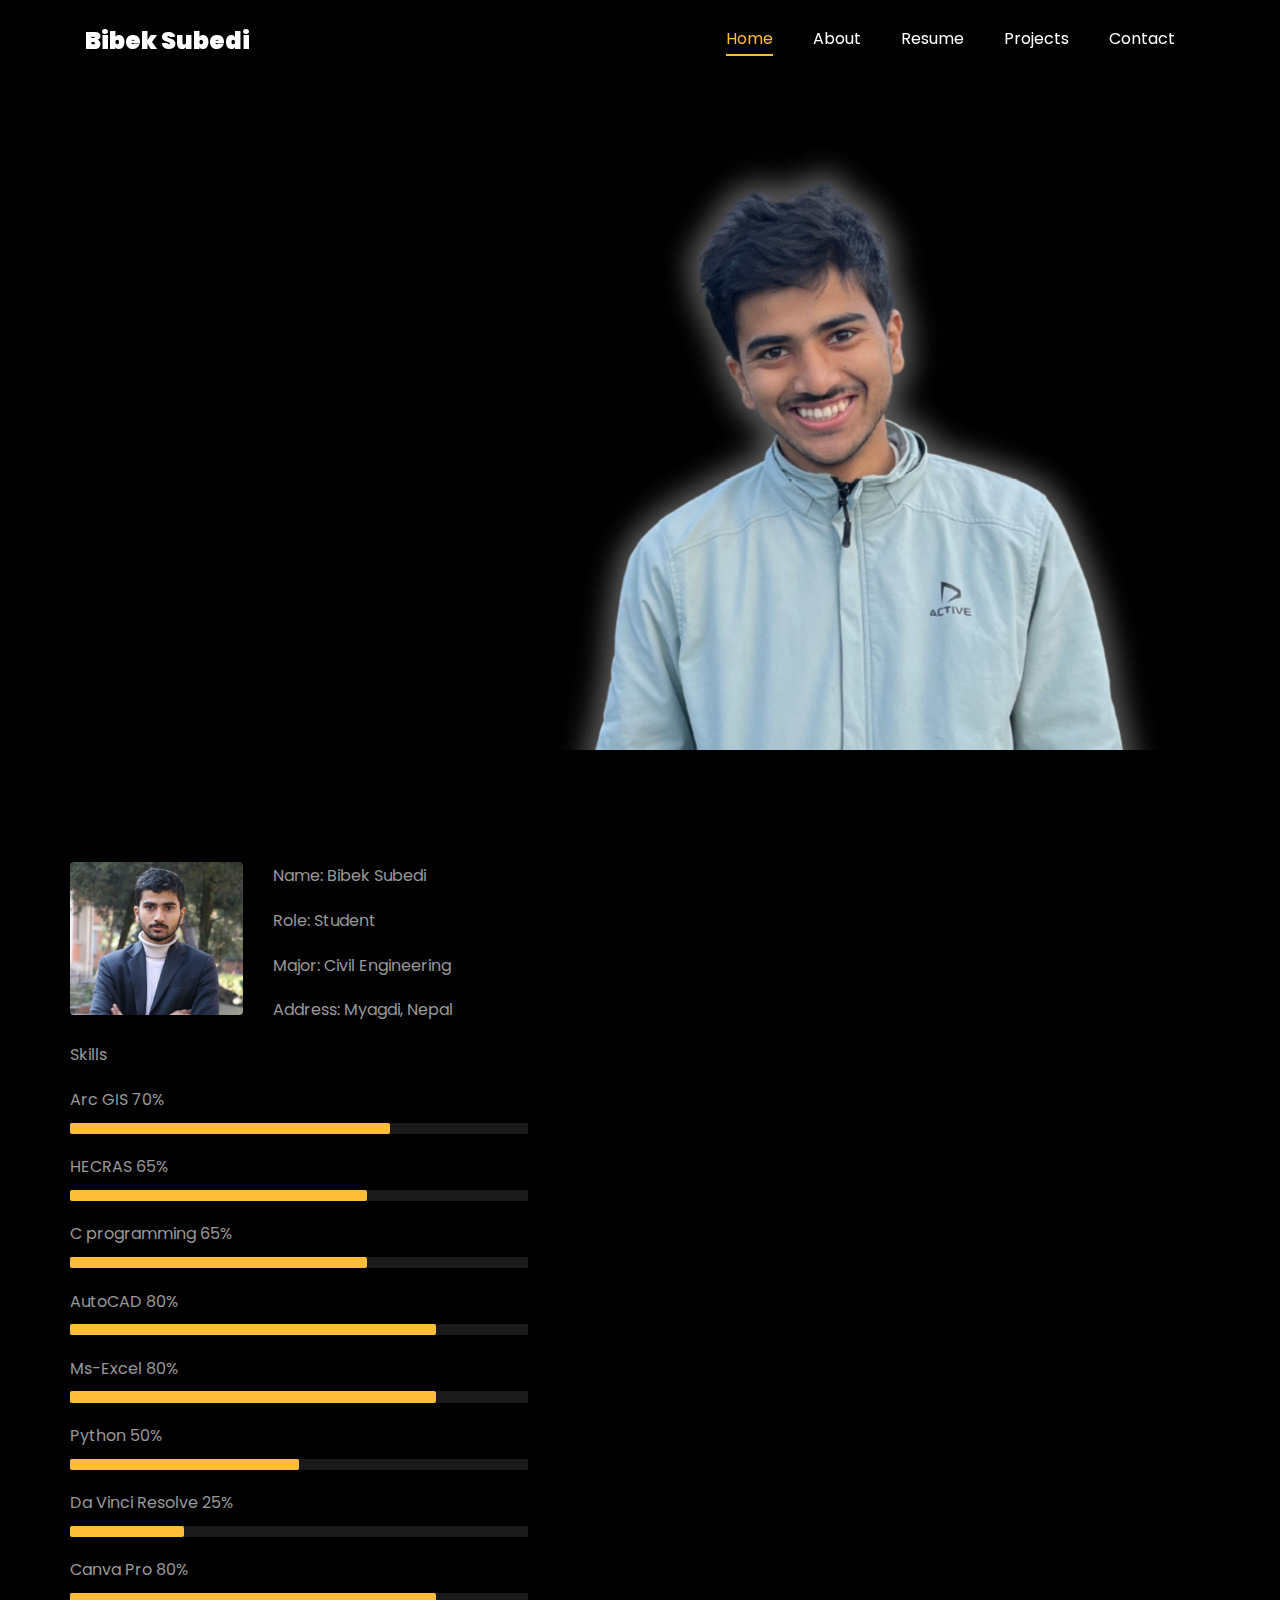
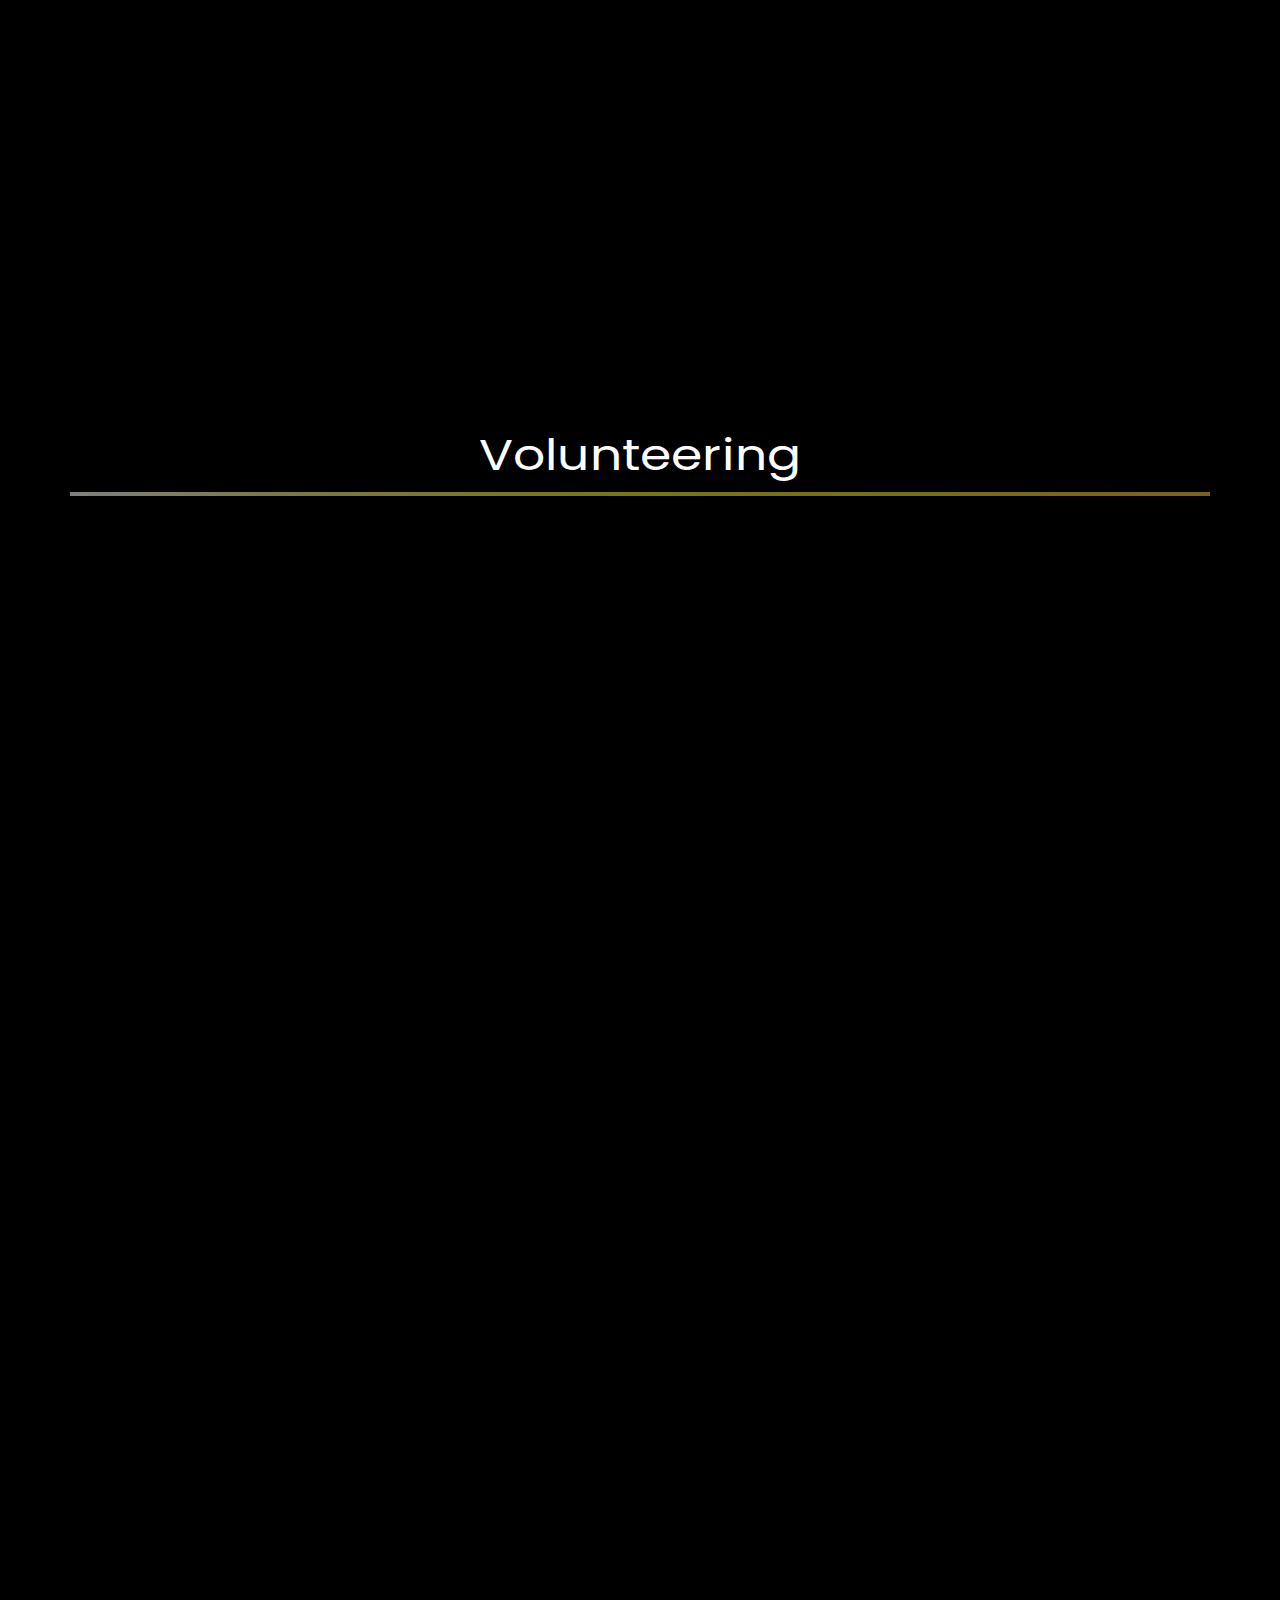
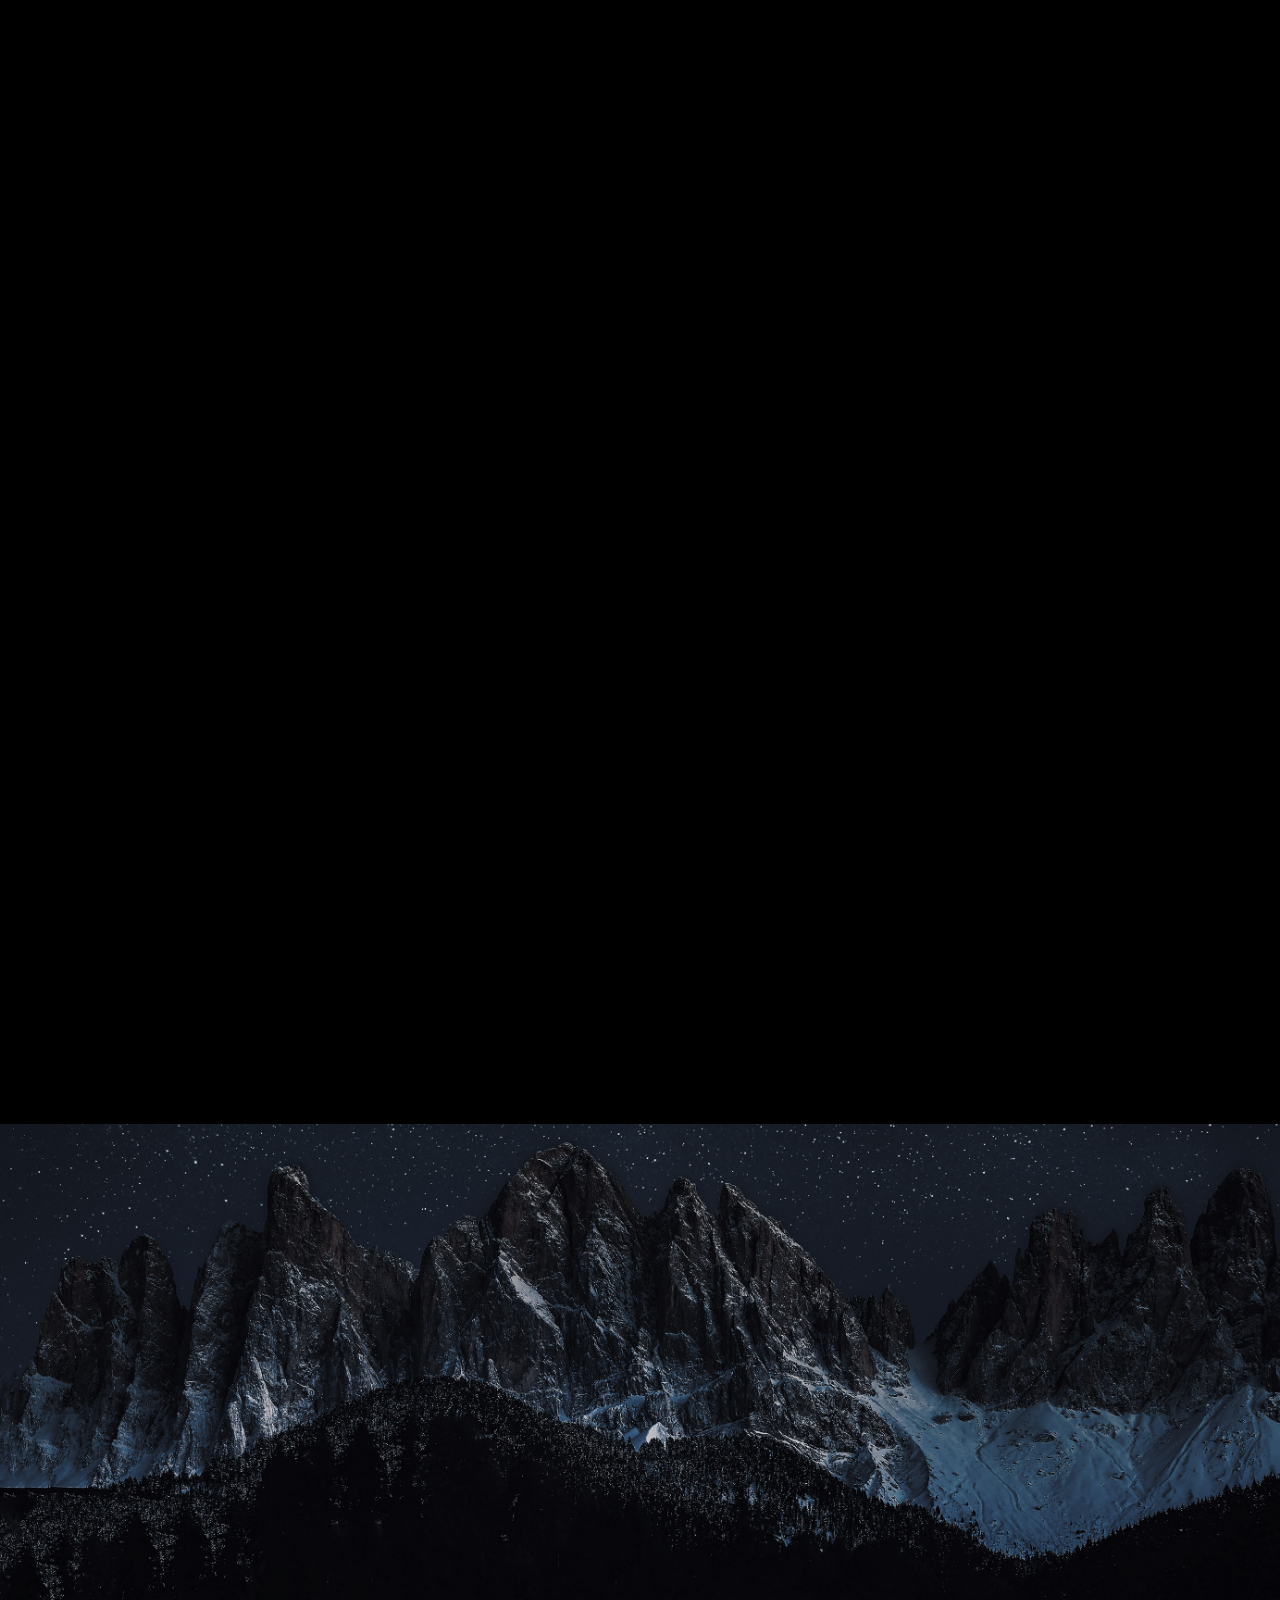
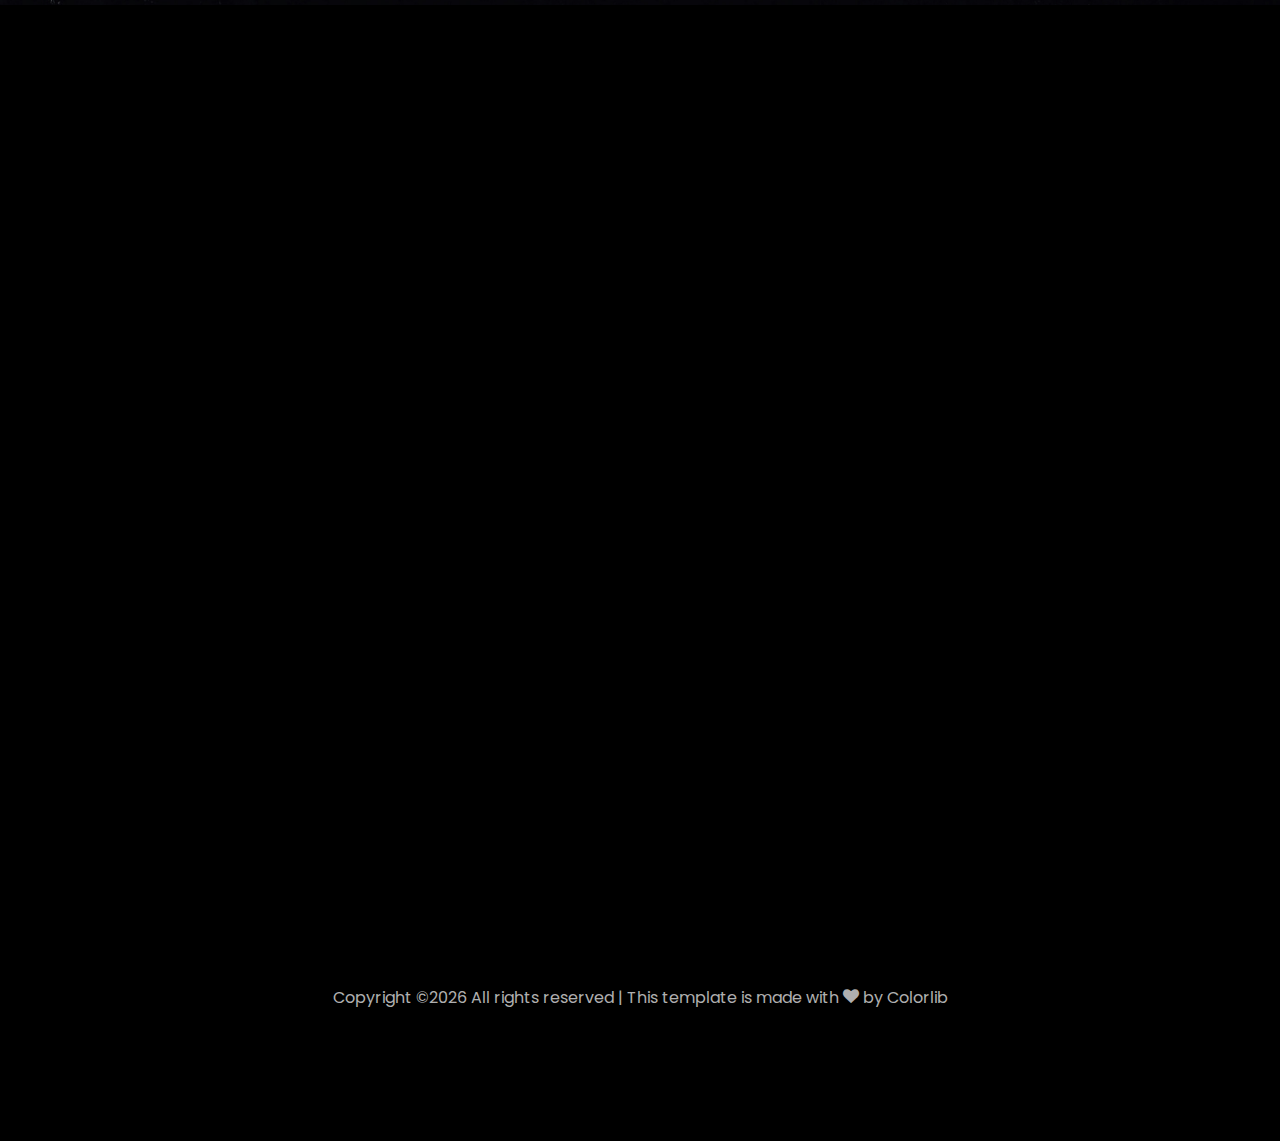
<file: index.html>
<!DOCTYPE html>
<html lang="en">
  <head>
    <title>Bibek Subedi Portfolio</title>
    <meta charset="utf-8">
    <meta name="viewport" content="width=device-width, initial-scale=1, shrink-to-fit=no">
    
    <link href="https://fonts.googleapis.com/css?family=Poppins:100,200,300,400,500,600,700,800,900" rel="stylesheet">

    <link rel="stylesheet" href="css/open-iconic-bootstrap.min.css">
    <link rel="stylesheet" href="css/animate.css">
    
    <link rel="stylesheet" href="css/owl.carousel.min.css">
    <link rel="stylesheet" href="css/owl.theme.default.min.css">
    <link rel="stylesheet" href="css/magnific-popup.css">

    <link rel="stylesheet" href="css/aos.css">

    <link rel="stylesheet" href="css/ionicons.min.css">
    
    <link rel="stylesheet" href="css/flaticon.css">
    <link rel="stylesheet" href="css/icomoon.css">
    <link rel="stylesheet" href="css/style.css">



<style>

/*======================================
//--//-->   ABOUT
======================================*/

.about-mf .box-shadow-full {
  padding-top: 4rem;
  padding-bottom: 4rem;
}

.about-mf .about-img {
  margin-bottom: 2rem;
}

.about-mf .about-img img {
  margin-left: 10px;
}
.skill-mf .progress {
  /* background-color: #cde1f8; */
  margin: .5rem 0 1.2rem 0;
  border-radius: 0;
  height: .7rem;
}

.skill-mf .progress .progress-bar {
  height: .7rem;
  background-color: #ffbd39;
}


/* Animation styles */
#typing-animation {
  position: relative;
  font-size: 30px;
  font-weight: bold;
  color: rgb(255, 255, 255);
  overflow: hidden;
  white-space: nowrap;
  animation: typing 3s steps(20, end) infinite;
}

#typing-animation:before {
  content: "";
  /* position: absolute; */
  top: 0;
  left: 0;
  width: 0;
  height: 100%;
  background-color: #ccc;
  animation: typing-cursor 0.5s ease-in-out infinite;
}

@keyframes typing {
  from {
    width: 0;
  }
  to {
    width: 100%;
  }
}

@keyframes typing-cursor {
  from {
    width: 5px;
  }
  to {
    width: 0;
  }
}


/* project image zoom effect */

.zoom-effect {
  overflow: hidden;
  transition: transform 0.3s ease-out;
}

.zoom-effect:hover {
  transform: scale(1.1);
}


</style>


  </head>
  <body data-spy="scroll" data-target=".site-navbar-target" data-offset="300">
	  
	  
    <nav class="navbar navbar-expand-lg navbar-dark ftco_navbar ftco-navbar-light site-navbar-target" id="ftco-navbar">
	    <div class="container">
	      <a class="navbar-brand" href="index.html">Bibek Subedi</a>
	      <button class="navbar-toggler js-fh5co-nav-toggle fh5co-nav-toggle" type="button" data-toggle="collapse" data-target="#ftco-nav" aria-controls="ftco-nav" aria-expanded="false" aria-label="Toggle navigation">
	        <span class="oi oi-menu"></span> Menu
	      </button>

	      <div class="collapse navbar-collapse" id="ftco-nav">
	        <ul class="navbar-nav nav ml-auto">
	          <li class="nav-item"><a href="#home-section" class="nav-link"><span>Home</span></a></li>
	          <li class="nav-item"><a href="#about-section" class="nav-link"><span>About</span></a></li>
	          <li class="nav-item"><a href="#resume-section" class="nav-link"><span>Resume</span></a></li>
	          <li class="nav-item"><a href="#project-section" class="nav-link"><span>Projects</span></a></li>
	          <li class="nav-item"><a href="#contact-section" class="nav-link"><span>Contact</span></a></li>
	        </ul>
	      </div>
	    </div>
	  </nav>
	  <section id="home-section" class="hero">
		  <div class="home-slider  owl-carousel">
	       <div class="slider-item ">
	      	<div class="overlay"></div>
	         <div class="container">
	          <div class="row d-md-flex no-gutters slider-text align-items-end justify-content-end" data-scrollax-parent="true">
	          	<div class="one-third js-fullheight order-md-last img" style="background-image:url(images/2222.jpg);">
	          	 <div class="overlay"></div>
	          	</div>
		          <div class="one-forth d-flex  align-items-center ftco-animate" data-scrollax=" properties: { translateY: '70%' }">
		          	<div class="text">
		          		<span class="subheading">Hello!</span>
			            <h1 class="mb-4 mt-3">I'm <span>Bibek Subedi</span></h1>

						<!-- Element to contain animated typing -->
						<span id="typing-animation"></span>

						<script>

						// Initialize the typing animation
						const typingAnimationElement = document.getElementById('typing-animation');

						// Create an array of typing text
						const typingTexts = [
						'YouTuber  ',
						'Mentor   ',
						'Script Writer',
						'GIS Specialist'
						];

						// Create a function to display the typing animation for a given text
						function playTypingAnimation(text) {
						// Loop through each character and add it to the element
						for (let i = 0; i < text.length; i++) {
							setTimeout(() => {
							typingAnimationElement.textContent += text[i];
							}, i * 200); // Increase the delay to slow down the typing animation
						}

						// Once the animation is complete, reset the text and start over
						setTimeout(() => {
							typingAnimationElement.textContent = '';
							playTypingAnimation(typingTexts[(typingTexts.indexOf(text) + 1) % typingTexts.length]);
						}, text.length * 200);
						}

						// Start the typing animation loop
						playTypingAnimation(typingTexts[0]);

						</script>

						<br>
						<br>
			            <h2>Civil Engineering Student</h2>
						<!-- <h2 class="d-flex" style="margin-bottom: 0">With over 5 years of experience</h2> -->
						<!-- <br> -->
			            <p><a href="https://www.youtube.com/@bibeksubedii0001" class="btn btn-primary py-3 px-4">YouTube</a> 
							<a href="https://github.com/bibeksubedi0001" class="btn btn-white btn-outline-white py-3 px-4">My works</a></p>
		            </div>
		          </div>
	        	</div>
	        </div>
	      </div>
		</div>
    </section>



    <section class="ftco-about img ftco-section ftco-no-pb" id="about-section">
    	<div class="container">
			<div class="row">
				<div class="row d-flex align-items-stretch">
				<!-- <div class="row d-flex"> -->
					<div class="col-md-6 col-lg-5 d-flex">
						<div class="img-about img d-flex align-items-stretch">
							<div class="overlay">
								<div class="row">
									<div class="col-sm-6 col-md-5">
										<div class="about-img">
										  <img src="images/profile_.jpg" class="img-fluid rounded b-shadow-a" alt="">
										</div>
									  </div>															
									<!-- Details next to profile image -->
									<div class="col-sm-6 col-md-7">
									  <div class="about-info">
										<p><span class="title-s">Name: </span> <span>Bibek Subedi</span></p>
										<p><span class="title-s">Role: </span> <span>Student</span></p>
										<p><span class="title-s">Major: </span> <span>Civil Engineering</span></p>
										<p><span class="title-s">Address: </span> <span>Myagdi, Nepal</span></p>
									  </div>
									</div>
								  </div>

								<div class="skill-mf">
									<p class="title-s">Skills</p>
									<span>Arc GIS</span> <span class="pull-right">70%</span>
									<div class="progress">
										<div class="progress-bar" role="progressbar" style="width: 70%;" aria-valuenow="70" aria-valuemin="0"
											aria-valuemax="100"></div>
									</div>
									<span>HECRAS</span> <span class="pull-right">65%</span>
									<div class="progress">
										<div class="progress-bar" role="progressbar" style="width: 65%;" aria-valuenow="65" aria-valuemin="0"
											aria-valuemax="100"></div>
									</div>
									<span>C programming</span> <span class="pull-right">65%</span>
									<div class="progress">
										<div class="progress-bar" role="progressbar" style="width: 65%;" aria-valuenow="65" aria-valuemin="0"
											aria-valuemax="100"></div>
									</div>
									<span>AutoCAD</span> <span class="pull-right">80%</span>
									<div class="progress">
										<div class="progress-bar" role="progressbar" style="width: 80%" aria-valuenow="80" aria-valuemin="0"
											aria-valuemax="100"></div>
									</div>
									<span>Ms-Excel</span> <span class="pull-right">80%</span>
									<div class="progress">
										<div class="progress-bar" role="progressbar" style="width: 80%" aria-valuenow="80" aria-valuemin="0"
											aria-valuemax="100"></div>
									</div>

									<span>Python</span> <span class="pull-right">50%</span>
									<div class="progress">
										<div class="progress-bar" role="progressbar" style="width: 50%" aria-valuenow="50" aria-valuemin="0"
											aria-valuemax="100"></div>
									</div>
									
									<span>Da Vinci Resolve</span> <span class="pull-right">25%</span>
									<div class="progress">
										<div class="progress-bar" role="progressbar" style="width: 25%" aria-valuenow="25" aria-valuemin="0"
											aria-valuemax="100"></div>
									</div>
									<span>Canva Pro</span> <span class="pull-right">80%</span>
									<div class="progress">
										<div class="progress-bar" role="progressbar" style="width: 80%;" aria-valuenow="80" aria-valuemin="0"
											aria-valuemax="100"></div>
									</div>
								</div>
							</div>
						</div>
					</div>
					
					<div class="col-md-6 col-lg-7 pl-lg-5 pb-5">
						<div class="row justify-content-start pb-3">
							<div class="col-md-12 heading-section ftco-animate">
								
								<h1 class="big">About</h1>
								<h2 class="mb-4" style="margin-left: 100px;">About Me</h2>

								<div class="counter-wrap ftco-animate d-flex mt-md-3">
									<div class="text">
										<p class="mb-4">								
											<span style="margin-left: 30px;">"Do Mistakes, Learn new Everyday" </span>
										
										</p>
									</div>
								</div>
								<p>I'm Bibek, a civil engineering student at IOE Pulchowk Campus, 
									passionate about building sustainable and efficient designs. 
									My curiosity extends beyond traditional engineering – 
									I’m deeply interested in tools, like Arc-GIS, SWAT, HEC-RAS and 
									Machine Learning with Python Programming Language, which I explore through self-study and hands-on projects. 
									With a creative edge, I enjoy capturing unique ideas, whether through my 
									sketchbook or the videos I create for my YouTube channel, 
									where I've grown a supportive community of over 2,000 subscribers.</p>
								<ul class="about-info mt-4 px-md-0 px-2">
									<li class="d-flex"><span>Profile:</span> <span>Content Creator &amp; IOE Entrance Mentor</span></li>
									<li class="d-flex"><span>Education:</span> <span>Bachelor in Civil Engineering</span></li>
									<li class="d-flex"><span>Language:</span> <span>Nepali(Native), English(Fluent), Hindi(Fluent)</span></li>

									<li class="d-flex"><span>Other Skills:</span> <span>SWAT, HAND, Earth Google Engine, Revit, HTML &amp; ETABS</span></li>
									<li class="d-flex"><span>Interest:</span> <span>Trekking, Travel Photography, Teaching, Cricket</span></li>
									
								</ul>
							</div>
						</div>


						<div class="counter-wrap ftco-animate d-flex mt-md-3">
							<div class="text">
								<p class="mb-4">
									<span class="number" data-number="4">0</span> <span>+</span>
									<span>&nbsp; Projects completed</span>
								</p>
								<p><a href="https://www.linkedin.com/in/bibek-subediiii/" class="btn btn-primary py-3 px-3">LinkedIn</a></p>
							</div>
						</div>
					</div>
				</div>
			</div>
		</div>
    </section>



	
    <section class="ftco-section ftco-no-pb" id="resume-section">
    	<div class="container">
    		<div class="row justify-content-center pb-5">
          <div class="col-md-10 heading-section text-center ftco-animate">
          	<h1 class="big big-2">Resume</h1>
            <h2 class="mb-4">Resume</h2>
            <p>Focused on sustainable design, environmental modeling, and creative projects. Skilled in HEC-RAS, AutoCAD, Python, ArcGIS, and HAND ; creator with 2,000+ YouTube subscribers. Open to collaboration and new ideas.</p>
          </div>
        </div>

		<div class="row">
			<h1 class="big-4">Experience</h1>
			<div class="underline"></div>
		</div>
		<br>
		
		<div class="row">
				<div class="col-md-6">
					<div class="resume-wrap ftco-animate">
						<span class="date">Dec 2024-Present</span>
						<h2>
							Vice President</h2>
						<span class="position">MAPS Pulchowk</span>
						<p class="mt-4">MAPS, the community of maths and physics enthusiasts dedicated to foster curiosity of pure science in Engineering College
							<ul>
								<li>Organize an annual Integration Bee with around 500 student participants. </li>
								<li>Host Physics and Mathematics Olympiads exclusively for engineering students. </li>
								<li>Arrange talk shows with renowned physicists and mathematicians.</li>
							</ul>
						</p>
					</div>

				</div>
				<div class="col-md-6">
					<div class="resume-wrap ftco-animate">
						<span class="date">Dec 2023- Dec 2024</span>
						<h2>
							Deputy Secretary</h2>
						<span class="position">MAPS Pulchowk</span>
						<p class="mt-4">MAPS, the community of maths and physics enthusiasts dedicated to foster curiosity of pure science in Engineering College
							<ul>
								<li>Organize an annual Integration Bee with around 500 student participants. </li>
								<li>Host Physics and Mathematics Olympiads exclusively for engineering students. </li>
								<li>Arrange talk shows with renowned physicists and mathematicians.</li>
							</ul>
						</p>
					</div>

				</div>
				<div class="col-md-6">
					<div class="resume-wrap ftco-animate">
						<span class="date">2021-Present</span>
						<h2>IOE Entrance Mentor</h2>
						<span class="position">Clamphook Academy</span>
						<p class="mt-4">Online Entrance Preparation Institute of Nepal, aims to help students with IOE Entrance Preparation, IOE MSc Entrance Preparation. 
							<ul>
								<li>Prepare over 2,000 students annually to succeed in the IOE entrance exam.</li>
								<li>Harness the energy of youth to guide students in finding their ideal engineering colleges.</li>
								<li>Offer scholarship programs for students from economically disadvantaged backgrounds.</li>
							</ul>
						</p>
					</div>

				</div>
				<div class="col-md-6">
					<div class="resume-wrap ftco-animate">
						<span class="date">Jun 2023-Aug 2024</span>
						<h2>Marketing Member</h2>
						<span class="position">PDSC</span>
						<p class="mt-4">PDSC, A community of students hoping to make education accessible to everyone. 
							<ul>
								<li>Organize workshops related to Python, Data Science, Machine Learning, and other related topics.</li>
								
							</ul>
						</p>
					</div>
				</div>
				<div class="col-md-6">
					<div class="resume-wrap ftco-animate">
						<span class="date">2024 Nov-Present</span>
						<h2>Content Creator</h2>
						<span class="position">Enginner ko Katha</span>
						<p class="mt-4">YouTube Channel, which include the stories of Nepali Enginners
							<ul>
								<li>Delve into the fascinating world of engineering and uncover the stories behind some of the most remarkable creations and innovations. </li>
								
							</ul>
						</p>
					</div>

				</div>
			</div>

		<br>

		<div class="row">
			<h1 class="big-4">Volunteering</h1>
			<div class="underline"></div>
		</div>
		<br>
		
		<div class="row">
				<div class="col-md-6">
					<div class="resume-wrap ftco-animate">
						<span class="date">2014-2019</span>
						<h2>
							Scout</h2>
						<span class="position">Nepal Scout</span>
						<p class="mt-4"> Contribute significantly to the physical, mental, and spiritual development of children and youth in Nepal
							<ul>
								<li>Organize and conduct educational and training programs to develop skilled, disciplined, and service-oriented individuals.</li>
								<li>Prepare children and youth in Nepal to be responsible citizens, instilling in them the ideals, values, and beliefs of the global scout movement. </li>
								<li>Engage young people in community development activities to foster their commitment to society and nature. </li>
							</ul>
						</p>
					</div>
				</div>
				<div class="col-md-6">
					<div class="resume-wrap ftco-animate">
						<span class="date">Nov 2024-Jan 2025</span>
						<h2>Event Coordinator</h2>
						<span class="position">Civil Engineering Hackathon </span>
						<p class="mt-4"> First Ever Civil Engineering Hackathon Organized by CESS Nepal 
							<ul>
								<li>Encourages the use of programming tools to optimize workflows, improve design precision, and automate repetitive tasks in civil engineering projects.</li>
								<li>Equips students with interdisciplinary expertise, preparing them for advanced roles in modern, technology-integrated engineering fields.</li>
								<li>Bridges the gap between civil engineering and programming, fostering innovative and tech-driven solutions for complex challenges.</li>
							</ul>
						</p>
					</div>
				</div>
				<div class="col-md-6">
					<div class="resume-wrap ftco-animate">
						<span class="date">Jan 2025</span>
						<h2>Event Sub-Coordinator</h2>
						<span class="position">Research Colloquium</span>
						<p class="mt-4">First Ever Research Colloquim  Organized by CESS Nepal
							<ul>
								<li>Offers networking opportunities for collaboration on future civil engineering projects, research, and professional development.</li>
								<li>Enhances skills in knowing the complex civil engineering concepts and engaging in critical discussions with researchers.</li>
								<li>Facilitates the exchange of ideas and findings from civil engineering research, promoting innovation in the field.</li>
							</ul>
						</p>
					</div>
				</div>
				<div class="col-md-6">
					<div class="resume-wrap ftco-animate">
						<span class="date">Nov 2023-Feb 2024</span>
						<h2>Startup Mentor</h2>
						<span class="position">Hult Prize, Pulchowk Campus</span>
						<p class="mt-4">Hult Prize, the world's largest student social entrepreneurship competition. 
							<ul>
								<li>Empower young entrepreneurs to create innovative solutions to tackle significant global social challenges.</li>
								<li>Promote the development of sustainable & scalable business models that can drive towards the positive social impact.</li>
								<li>Cultivate leadershipskills in students, preparing them to become future change-makers & social impact leaders.</li>
							</ul>
						</p>
					</div>
				</div>

				<div class="col-md-6">
					<div class="resume-wrap ftco-animate">
						<span class="date">Feb 2024-Mar 2024</span>
						<h2>Volunteering</h2>
						<span class="position">CESS-Nepal</span>
						<p class="mt-4">Civil Engineering Students' Society
							<ul>
								<li> A student-run, non-profit organization, which has been 
									working incessantly- by organizing exhibitions, training for the civil students—enhancing the individual genius and propelling them towards excellence.</li>
							</ul>
						</p>
					</div>

				</div>
				<div class="col-md-6">
					<div class="resume-wrap ftco-animate">
						<span class="date">Jul 2022-Sep 2023</span>
						<h2>Event Manager</h2>
						<span class="position">KVLC</span>
						<p class="mt-4">Kathmandu Valley Leo Club
							<ul>
								<li>  An non-profit social club in IOE, Pulchowk Campus, Lalitpur.
									 This club was established back in 2015 with an aim to provide
									  Engineering Students with an exposure and opportunity of service
									   and leadership.</li>
							</ul>
						</p>
					</div>

				</div>
			</div>

		<br>
		<br>

		<div class="row">
			<h1 class="big-4">Education</h1>
			<div class="underline"></div>
		</div>
		<br>
		
			<div class="row">
    			<div class="col-md-6">
    				<div class="resume-wrap ftco-animate">
    					<span class="date">2018</span>
    					<h2>SEE</h2>
    					<span class="position">Prembasti Secondary School</span>
    					<p class="mt-4">GPA: 3.80/4.00</p>
    				</div>
    			</div>

    			<div class="col-md-6">
    				<div class="resume-wrap ftco-animate">
    					<span class="date">2019-2021</span>
    					<h2>+2 Science</h2>
    					<span class="position">SOS Hermann Gmeiner Secondary School</span>
    					<p class="mt-4">GPA: 3.78/4.00</p>
    				</div>
				</div>

				<div class="col-md-6">
    				<div class="resume-wrap ftco-animate">
    					<span class="date">2021-present</span>
    					<h2>Bachelor in Civil Engineering</h2>
    					<span class="position">IOE Pulchowk Campus</span>
    				</div>
				</div>
    		</div>

    		<div class="row justify-content-center mt-5">
    			<div class="col-md-6 text-center ftco-animate">
    				<p><a href="images/Resume.pdf" download="Resume.pdf" class="btn btn-primary py-4 px-5">Download CV</a></p>
    			</div>
    		</div>
    	</div>
    </section>

   

    <section class="ftco-section" id="project-section">
      <div class="container">
        <div class="row justify-content-center mb-5 pb-5">
          <div class="col-md-7 heading-section text-center ftco-animate">
            <h1 class="big big-2">Projects</h1>
            <h2 class="mb-4">Projects</h2>
            <p>Below are the sample Data Analytics projects on Python, ML & ArcGIS .</p>
          </div>
        </div>
        <div class="row d-flex">
          <div class="col-md-4 d-flex ftco-animate">
          	<div class="blog-entry justify-content-end">
              <a href="https://github.com/bibeksubedi0001/Accident-Data_Analysis" class="block-20 zoom-effect" style="background-image: url('images/proj_1.jpg');">
              </a>
              <div class="text mt-3 float-right d-block">

                <h3 class="heading"><a href="https://github.com/bibeksubedi0001/Accident-Data_Analysis">Accident Data Analysis in Kathmandu Using Python</a></h3>
                <p>Identifies accident hotspots, explores temporal trends, analyzes accident severity distribution, and provides predictive modeling for accident severity.</p>
              </div>
            </div>
          </div>
          <div class="col-md-4 d-flex ftco-animate">
          	<div class="blog-entry justify-content-end">
              <a href="https://github.com/bibeksubedi0001/Finite-Element-Method" class="block-20 zoom-effect" style="background-image: url('images/proj_2.png');">
              </a>
              <div class="text mt-3 float-right d-block">

                <h3 class="heading"><a href="https://github.com/bibeksubedi0001/Finite-Element-Method">Solve 1D Structural Problems using the FEA Method</a></h3>
                <p>A Python-based Finite Element Analysis (FEA) solver to compute displacements, strains, and stresses in 1D structures.</p>
              </div>
            </div>
          </div>
          <div class="col-md-4 d-flex ftco-animate">
          	<div class="blog-entry">
              <a href="https://github.com/bibeksubedi0001/Rainfall-Harvesting" class="block-20 zoom-effect" style="background-image: url('images/proj_3.webp');">
              </a>
              <div class="text mt-3 float-right d-block">

                <h3 class="heading"><a href="https://github.com/bibeksubedi0001/Rainfall-Harvesting">Visualizes the Potential for Rainwater Harvesting</a></h3>
                <p>It provides detailed insights into rainwater collection potential, seasonal contributions, and efficiency simulations at varying runoff coefficients.</p>
              </div>
            </div>
          </div>
        </div>
	<br>
		<!-- added justify-content-center to center align the last two projects -->
		<div class="row d-flex justify-content-center">  
			<div class="col-md-4 d-flex ftco-animate">
				<div class="blog-entry justify-content-end">
				<a href="https://github.com/bibeksubedi0001/Structure-Health-Analysis" class="block-20 zoom-effect" style="background-image: url('images/proj_4.png');">
				</a>
				<div class="text mt-3 float-right d-block">
  
				  <h3 class="heading"><a href="https://github.com/bibeksubedi0001/Structure-Health-Analysis">Visualize Sensor data for Monitoring the Structures' Health</a></h3>
				  <p>Analyize sensor data for monitoring the structures like bridges, towers, and buildings. It provides various features, including anomaly detection, sensor comparisons, and data visualization.</p>
				</div>
			  </div>
			</div>
			<div class="col-md-4 d-flex ftco-animate">
				<div class="blog-entry justify-content-end">
				<a href="https://github.com/bibeksubedi0001/Project-Flood" class="block-20 zoom-effect" style="background-image: url('images/proj_5.jpg');">
				</a>
				<div class="text mt-3 float-right d-block">
  
				  <h3 class="heading"><a href="https://github.com/bibeksubedi0001/Project-Flood">Flood Prediction Using Python & High Resolution DEM (Ongoing Project)</a></h3>
				  <p>    </p>
				</div>
			  </div>
			</div>
		 </div>
	  </div>
    </section>

	<section class="ftco-section ftco-no-pt ftco-no-pb ftco-counter img" id="section-counter">
      <div class="container">
		<div class="row d-md-flex align-items-center">
          <div class="col-md d-flex justify-content-center counter-wrap ftco-animate">
            <div class="block-18">
              <div class="text">
                <strong class="number" data-number="4">0</strong>
                <span>Achievements</span>
              </div>
            </div>
          </div>
          <div class="col-md d-flex justify-content-center counter-wrap ftco-animate">
            <div class="block-18">
              <div class="text">
                <strong class="number" data-number="4">0</strong>
                <span>Projects</span>
              </div>
            </div>
          </div>
          <div class="col-md d-flex justify-content-center counter-wrap ftco-animate">
            <div class="block-18">
              <div class="text">
                <strong class="number" data-number="5000">0</strong>
                <span>Mentored Students</span>
              </div>
            </div>
          </div>
          <div class="col-md d-flex justify-content-center counter-wrap ftco-animate">
            <div class="block-18">
              <div class="text">
                <strong class="number" data-number="0">0</strong>
                <span>Subject Backs</span>
              </div>
            </div>
          </div>
        </div>
      </div>
	
	  <div class="ftco-section ftco-hireme img margin-top" style="background-image: url(images/bg_1.jpg)">
			<!-- <div class="container"> -->
				<div class="row justify-content-center">
					<div class="col-md-7 ftco-animate text-center">
					<h2><span>My projects on</span> Github </h2>
						<div class="heading"> <h4> I love to play with numbers &amp; uncover hidden data stories </h4>
						<br>
						<p><a href="https://github.com/bibeksubedi0001" class="btn btn-primary py-3 px-5">GitHub</a></p>
						</div>
					</div>
				</div>
			<!-- </div> -->
		</div>
	</section>



    <section class="ftco-section contact-section ftco-no-pb" id="contact-section">
      <div class="container">
      	<div class="row justify-content-center mb-5 pb-3">
          <div class="col-md-7 heading-section text-center ftco-animate">
            <h1 class="big big-2">Contact</h1>
            <h2 class="mb-4">Contact Me</h2>
            <p>Below are the details to reach out to me!</p>
          </div>
        </div>

        <div class="row d-flex contact-info mb-5">
          <div class="col-md-6 col-lg-3 d-flex ftco-animate">
          	<div class="align-self-stretch box p-4 text-center">
          		<div class="icon d-flex align-items-center justify-content-center">
          			<span class="icon-map-signs"></span>
          		</div>
          		<h3 class="mb-4">Address</h3>
	            <p>Myagdi, Nepal</p>
	          </div>
          </div>
          <div class="col-md-6 col-lg-3 d-flex ftco-animate">
          	<div class="align-self-stretch box p-4 text-center">
          		<div class="icon d-flex align-items-center justify-content-center">
          			<span class="icon-phone2"></span>
          		</div>
          		<h3 class="mb-4">Contact Number</h3>
	            <p><a href="tel://9845092439">+977-9845092439</a></p>
	          </div>
          </div>
          <div class="col-md-6 col-lg-3 d-flex ftco-animate">
          	<div class="align-self-stretch box p-4 text-center">
          		<div class="icon d-flex align-items-center justify-content-center">
          			<span class="icon-paper-plane"></span>
          		</div>
          		<h3 class="mb-4">Email Address</h3>
	            <p><a href="mailto:078bce035.bibek@pcampus.edu.np">078bce035.bibek@pcampus.edu.np</a></p>
	          </div>
          </div>
          <div class="col-md-6 col-lg-3 d-flex ftco-animate">
          	<div class="align-self-stretch box p-4 text-center">
          		<div class="icon d-flex align-items-center justify-content-center">
          			<span class="icon-globe"></span>
          		</div>
          		<h3 class="mb-4">Resume</h3>
	            <p><a href="images/Resume.pdf" download="Resume.pdf">Download Here</a></p>
	          </div>
          </div>

		  <div class="container">
			<br>
			<br>
			<div class="row justify-content-center">
				<div class="col-md-7 ftco-animate text-center">
					<h2>Have a<span> Question?  </span> <a href="https://forms.gle/XK9rK3iqD436tZhe9" class="btn btn-primary py-3 px-5">Click Here</a> </h2>
				</div>
			</div>
				<br>
					<ul class="ftco-footer-social list-unstyled d-flex justify-content-center align-items-center mb-0">
					  <li class="ftco-animate normal-txt">Find me on  </li>
					  <li class="ftco-animate"><a href="https://www.youtube.com/@bibeksubedii0001"><span class="icon-youtube"></span></a></li>
					  <li class="ftco-animate"><a href="https://www.linkedin.com/in/bibek-subediiii/"><span class="icon-linkedin"></span></a></li>  
					  <li class="ftco-animate"><a href="https://www.facebook.com/bibeksubedi0001"><span class="icon-facebook"></span></a></li>
				      <li class="ftco-animate"><a href="https://www.instagram.com/bibeksubedi0001/"><span class="icon-instagram"></span></a></li>
					</ul>
				<br>
		   </div>
   </div>
 </section>


 
	
    <footer class="ftco-footer ftco-section">
		<div class="container">
		  <div class="row">
			<div class="col-md-12 text-center">
  
			  <p><!-- Link back to Colorlib can't be removed. Template is licensed under CC BY 3.0. -->
	Copyright &copy;<script>document.write(new Date().getFullYear());</script> All rights reserved | This template is made with <i class="icon-heart color-danger" aria-hidden="true"></i> by <a href="https://colorlib.com" target="_blank">Colorlib</a>
	<!-- Link back to Colorlib can't be removed. Template is licensed under CC BY 3.0. --></p>
			</div>
		  </div>
		</div>
	  </footer>


  <!-- loader -->
  <div id="ftco-loader" class="show fullscreen"><svg class="circular" width="48px" height="48px"><circle class="path-bg" cx="24" cy="24" r="22" fill="none" stroke-width="4" stroke="#eeeeee"/><circle class="path" cx="24" cy="24" r="22" fill="none" stroke-width="4" stroke-miterlimit="10" stroke="#F96D00"/></svg></div>


  <script src="js/jquery.min.js"></script>
  <script src="js/jquery-migrate-3.0.1.min.js"></script>
  <script src="js/popper.min.js"></script>
  <script src="js/bootstrap.min.js"></script>
  <script src="js/jquery.easing.1.3.js"></script>
  <script src="js/jquery.waypoints.min.js"></script>
  <script src="js/jquery.stellar.min.js"></script>
  <script src="js/owl.carousel.min.js"></script>
  <script src="js/jquery.magnific-popup.min.js"></script>
  <script src="js/aos.js"></script>
  <script src="js/jquery.animateNumber.min.js"></script>
  <script src="js/scrollax.min.js"></script>
  
  <script src="js/main.js"></script>
    
  </body>
</html>
</file>
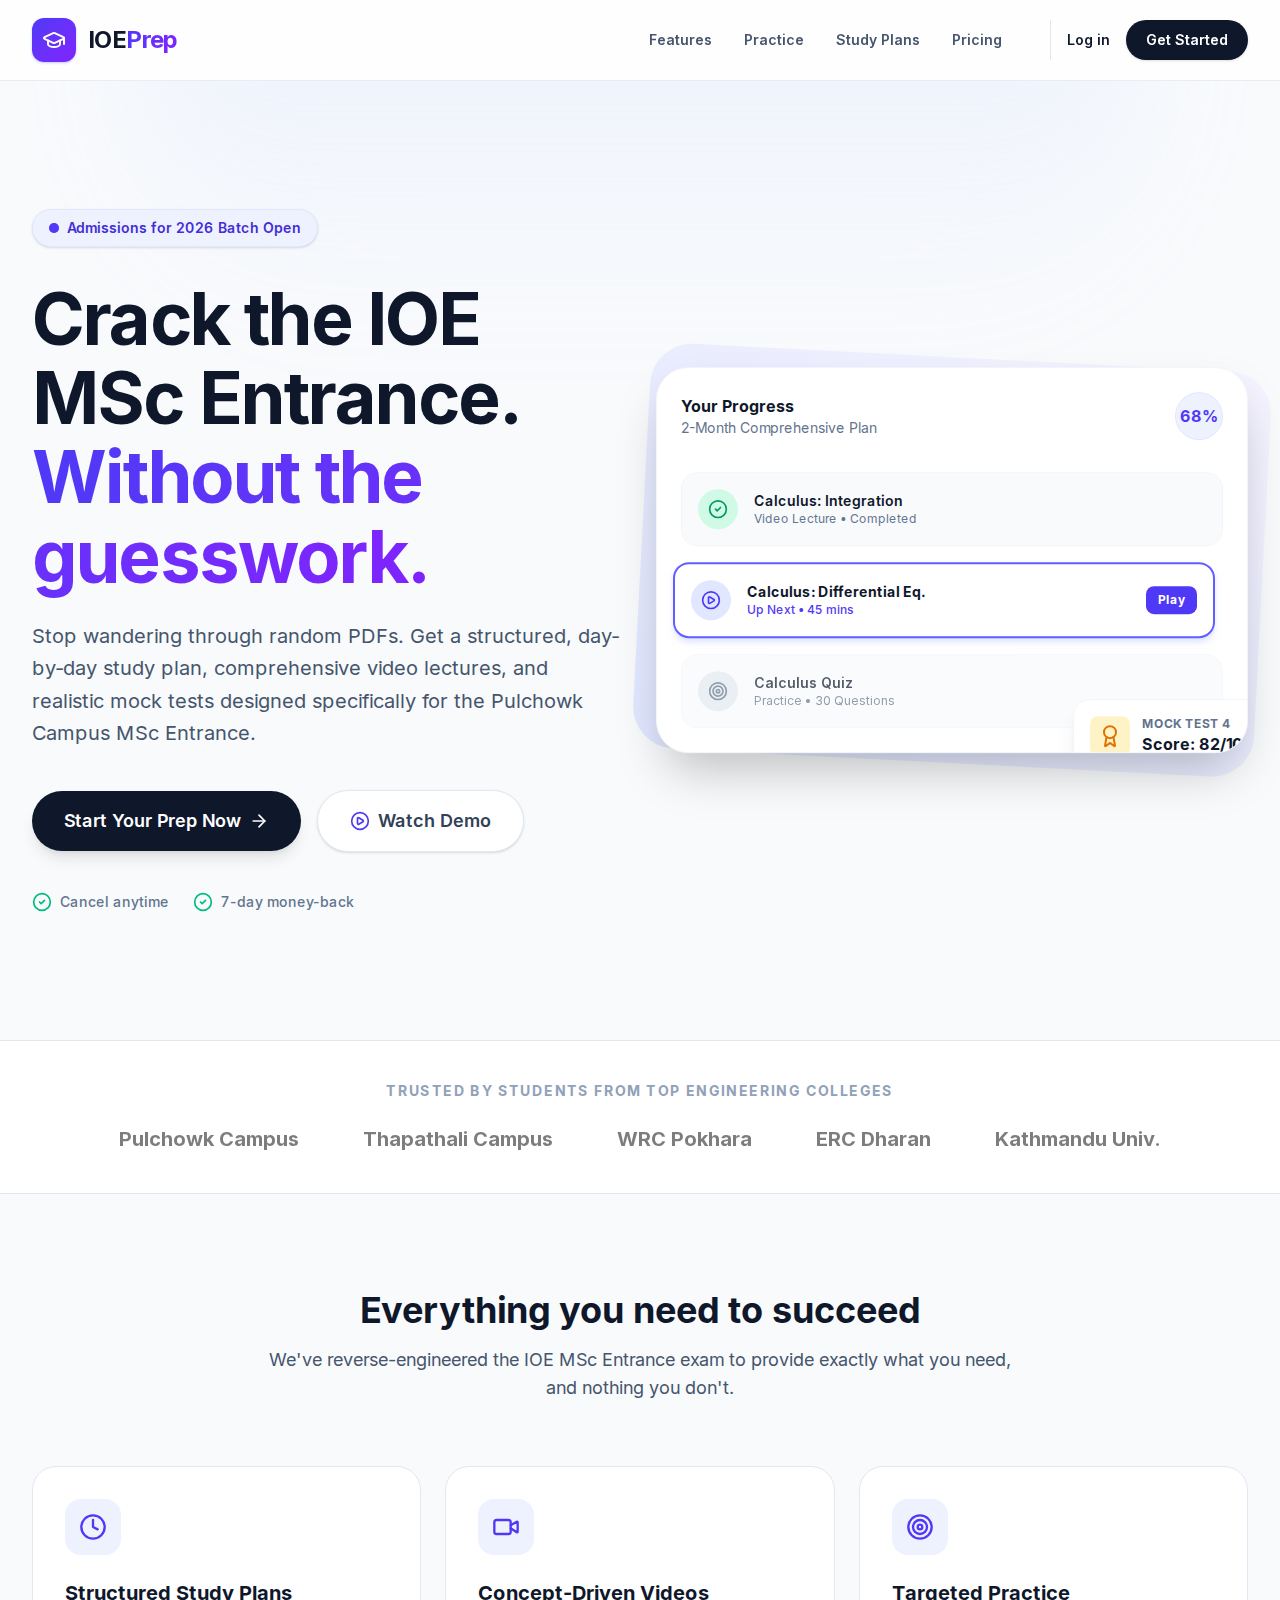
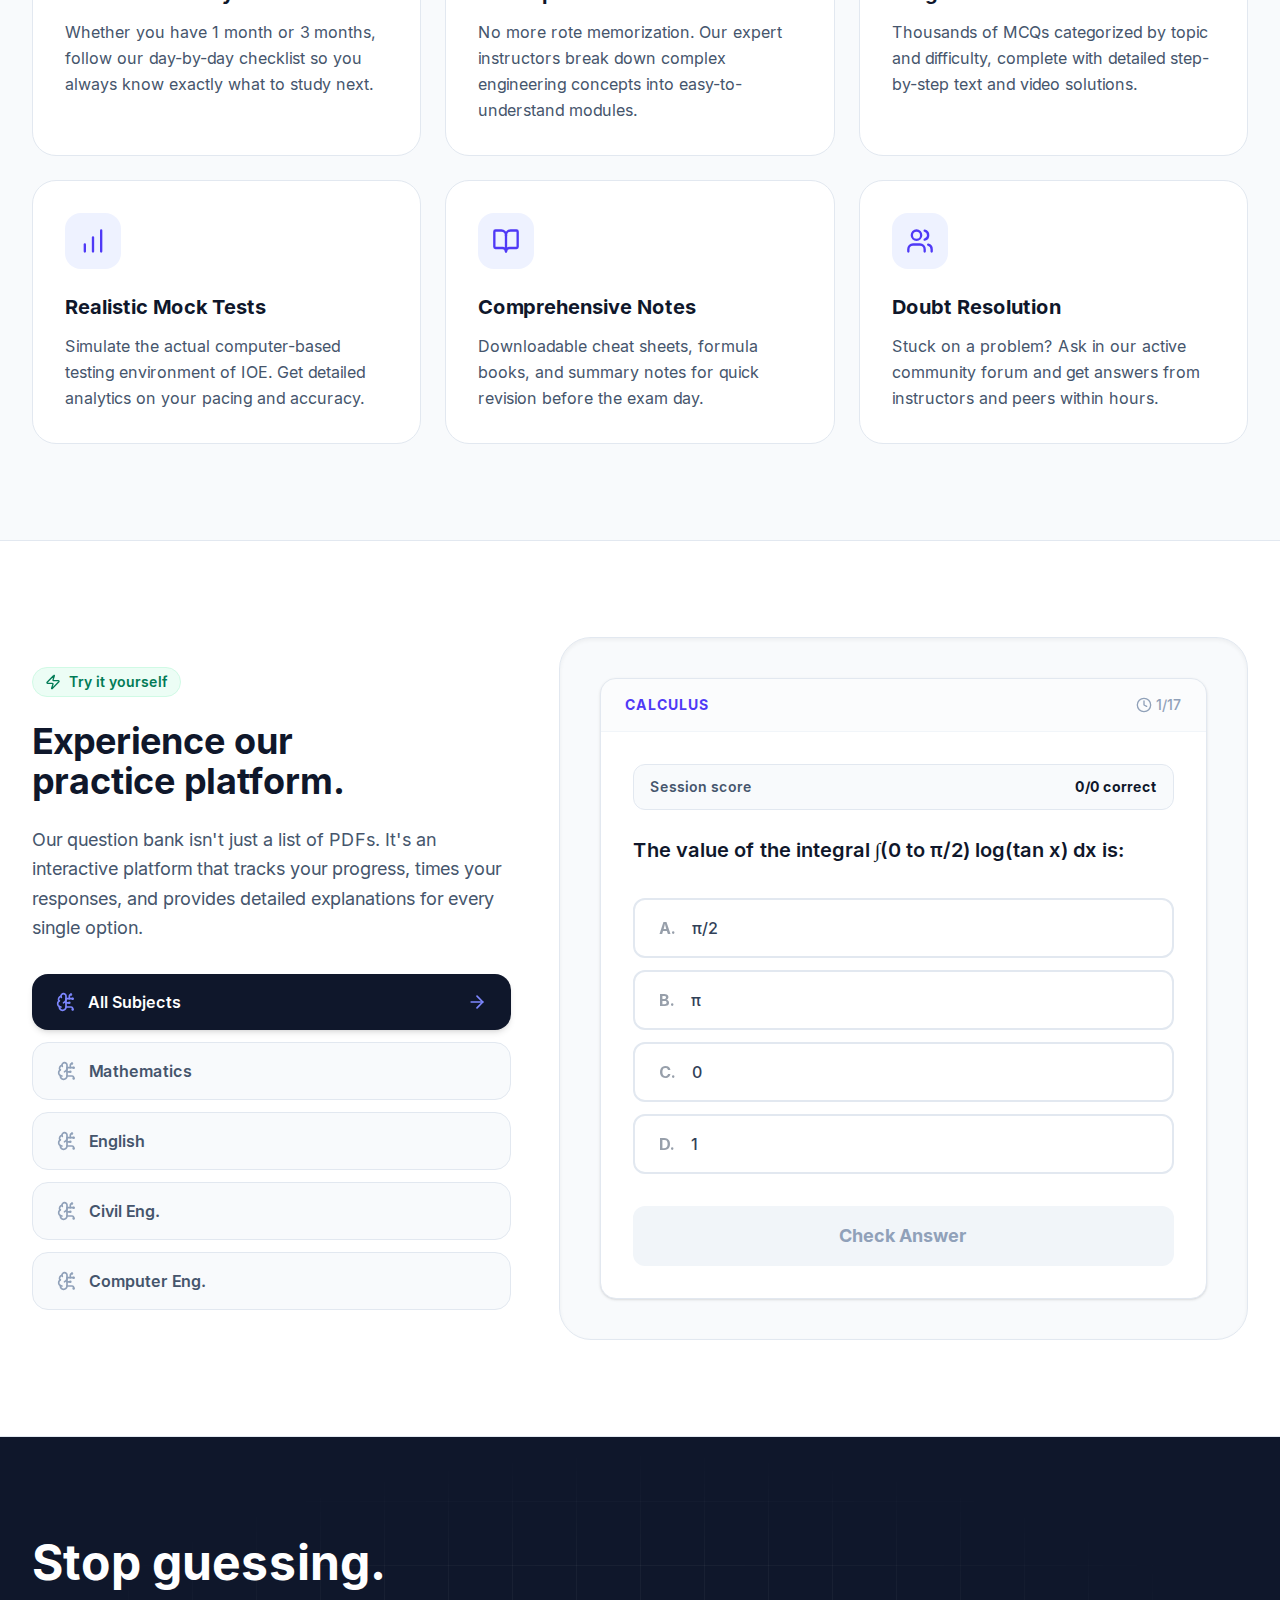
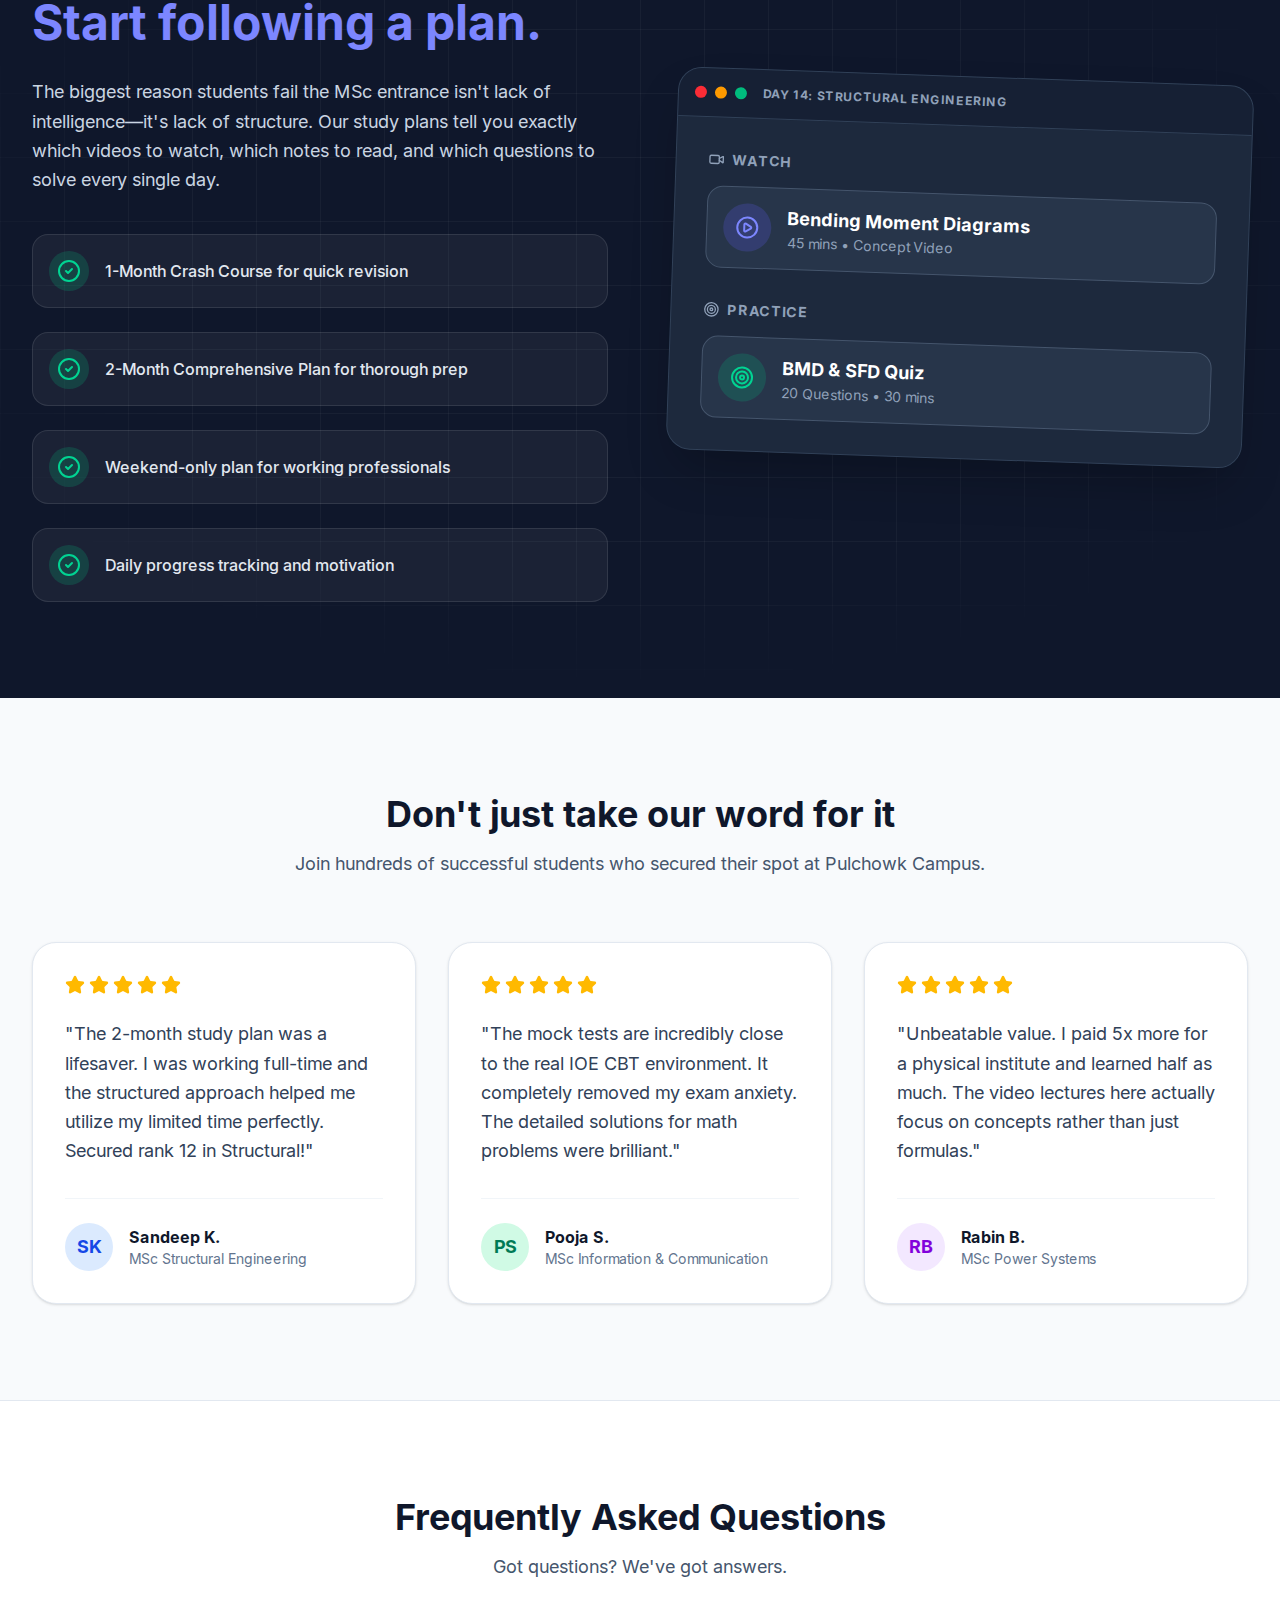
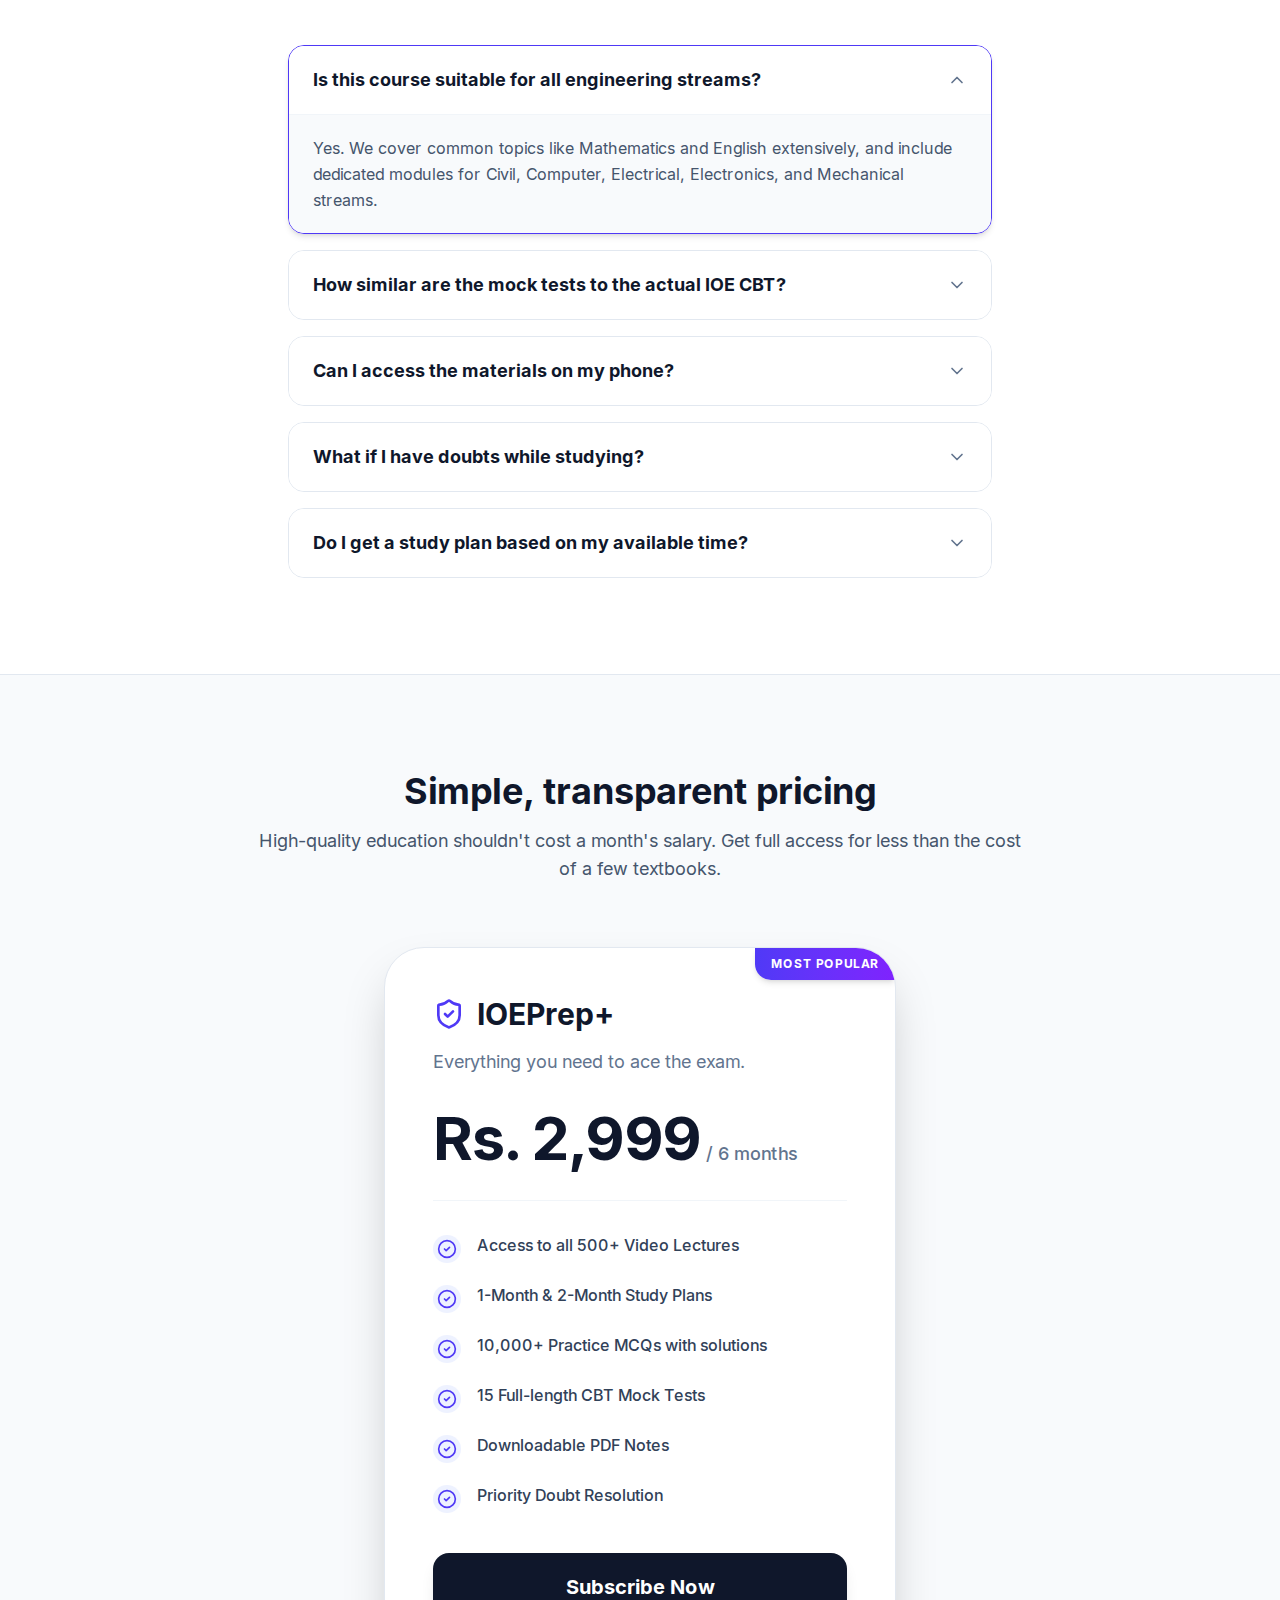
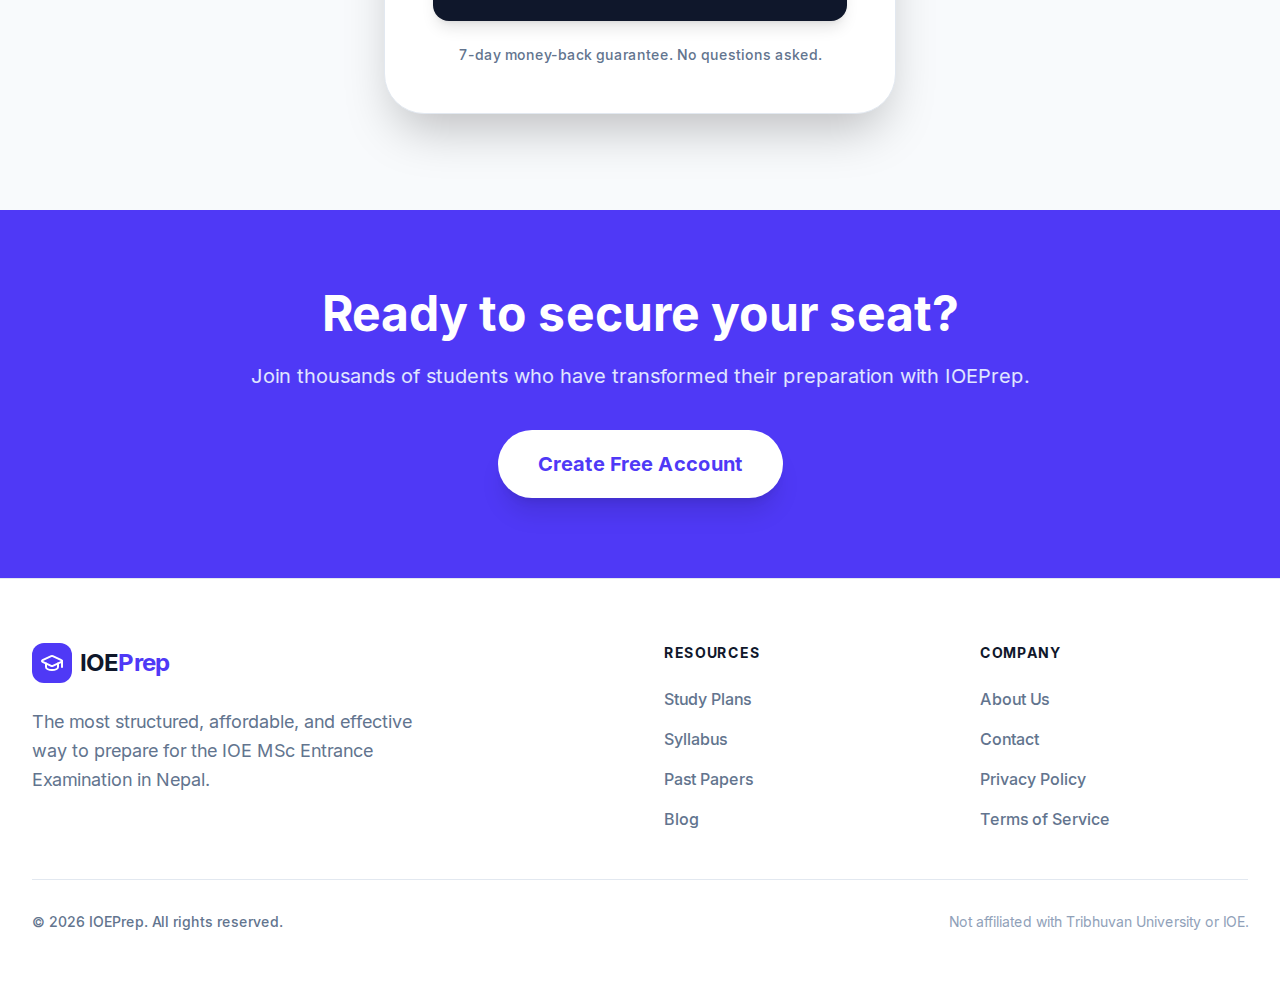
<file: ioe-prep/index.html>
<!DOCTYPE html><!--0_YKEOQtLQZcBVAPqy_ow--><html lang="en" class="__variable_ae8e4d __variable_adb6eb"><head><meta charSet="utf-8"/><meta name="viewport" content="width=device-width, initial-scale=1"/><link rel="preload" href="/ioe-prep/_next/static/media/36966cca54120369-s.p.woff2" as="font" crossorigin="" type="font/woff2"/><link rel="preload" href="/ioe-prep/_next/static/media/e4af272ccee01ff0-s.p.woff2" as="font" crossorigin="" type="font/woff2"/><link rel="stylesheet" href="/ioe-prep/_next/static/css/cdd725b285f9661b.css" data-precedence="next"/><link rel="preload" as="script" fetchPriority="low" href="/ioe-prep/_next/static/chunks/webpack-317e4dd9194ee831.js"/><script src="/ioe-prep/_next/static/chunks/4bd1b696-21f374d1156f834a.js" async=""></script><script src="/ioe-prep/_next/static/chunks/255-75ee82a40577e68c.js" async=""></script><script src="/ioe-prep/_next/static/chunks/main-app-e6bc8a40be99399b.js" async=""></script><script src="/ioe-prep/_next/static/chunks/317-da0384e6799e9bd0.js" async=""></script><script src="/ioe-prep/_next/static/chunks/app/page-d542aea21d3e759f.js" async=""></script><meta name="next-size-adjust" content=""/><title>IOE MSc Prep | Master the Entrance Exam</title><meta name="description" content="Structured, affordable, and high-quality preparation for the IOE MSc Entrance Exam."/><script src="/ioe-prep/_next/static/chunks/polyfills-42372ed130431b0a.js" noModule=""></script></head><body class="font-sans text-slate-900 antialiased bg-slate-50"><div hidden=""><!--$--><!--/$--></div><div class="min-h-screen flex flex-col font-sans text-slate-900 bg-slate-50 selection:bg-indigo-100 selection:text-indigo-900"><header class="sticky top-0 z-50 bg-white/80 backdrop-blur-lg border-b border-slate-200/80 transition-all"><div class="max-w-7xl mx-auto px-4 sm:px-6 lg:px-8"><div class="flex justify-between items-center h-20"><div class="flex items-center gap-3"><div class="bg-gradient-to-br from-indigo-600 to-violet-600 p-2.5 rounded-xl shadow-sm shadow-indigo-200"><svg xmlns="http://www.w3.org/2000/svg" width="24" height="24" viewBox="0 0 24 24" fill="none" stroke="currentColor" stroke-width="2" stroke-linecap="round" stroke-linejoin="round" class="lucide lucide-graduation-cap h-6 w-6 text-white" aria-hidden="true"><path d="M21.42 10.922a1 1 0 0 0-.019-1.838L12.83 5.18a2 2 0 0 0-1.66 0L2.6 9.08a1 1 0 0 0 0 1.832l8.57 3.908a2 2 0 0 0 1.66 0z"></path><path d="M22 10v6"></path><path d="M6 12.5V16a6 3 0 0 0 12 0v-3.5"></path></svg></div><span class="font-display font-bold text-2xl tracking-tight text-slate-900">IOE<span class="text-transparent bg-clip-text bg-gradient-to-r from-indigo-600 to-violet-600">Prep</span></span></div><nav class="hidden md:flex items-center gap-8"><a class="text-sm font-semibold text-slate-600 hover:text-indigo-600 transition-colors" href="#features">Features</a><a class="text-sm font-semibold text-slate-600 hover:text-indigo-600 transition-colors" href="#practice">Practice</a><a class="text-sm font-semibold text-slate-600 hover:text-indigo-600 transition-colors" href="#study-plans">Study Plans</a><a class="text-sm font-semibold text-slate-600 hover:text-indigo-600 transition-colors" href="#pricing">Pricing</a><div class="flex items-center gap-4 ml-4 pl-4 border-l border-slate-200"><a class="text-sm font-semibold text-slate-900 hover:text-indigo-600 transition-colors" href="#practice">Log in</a><a class="text-sm font-semibold bg-slate-900 text-white px-5 py-2.5 rounded-full hover:bg-indigo-600 transition-all shadow-sm hover:shadow-indigo-200 hover:-translate-y-0.5" href="#pricing">Get Started</a></div></nav><button class="md:hidden p-2 text-slate-600 hover:bg-slate-100 rounded-lg transition-colors"><svg xmlns="http://www.w3.org/2000/svg" width="24" height="24" viewBox="0 0 24 24" fill="none" stroke="currentColor" stroke-width="2" stroke-linecap="round" stroke-linejoin="round" class="lucide lucide-menu h-6 w-6" aria-hidden="true"><path d="M4 5h16"></path><path d="M4 12h16"></path><path d="M4 19h16"></path></svg></button></div></div></header><main class="flex-grow"><section class="relative pt-20 pb-24 md:pt-32 md:pb-32 overflow-hidden"><div class="absolute top-0 left-1/2 -translate-x-1/2 w-[1000px] h-[500px] opacity-30 pointer-events-none"><div class="absolute inset-0 bg-gradient-to-b from-indigo-200 to-transparent rounded-full blur-3xl transform -translate-y-1/2"></div></div><div class="max-w-7xl mx-auto px-4 sm:px-6 lg:px-8 relative"><div class="grid lg:grid-cols-2 gap-12 lg:gap-8 items-center"><div class="text-center lg:text-left" style="opacity:0;transform:translateX(-20px)"><div class="inline-flex items-center gap-2 px-4 py-2 rounded-full bg-indigo-50 text-indigo-700 text-sm font-semibold mb-8 border border-indigo-100 shadow-sm"><span class="relative flex h-2.5 w-2.5"><span class="animate-ping absolute inline-flex h-full w-full rounded-full bg-indigo-400 opacity-75"></span><span class="relative inline-flex rounded-full h-2.5 w-2.5 bg-indigo-600"></span></span>Admissions for 2026 Batch Open</div><h1 class="font-display text-5xl md:text-6xl lg:text-7xl font-bold tracking-tight text-slate-900 mb-6 leading-[1.1]">Crack the IOE MSc Entrance. <br/><span class="text-transparent bg-clip-text bg-gradient-to-r from-indigo-600 to-violet-600">Without the guesswork.</span></h1><p class="text-lg md:text-xl text-slate-600 mb-10 leading-relaxed max-w-2xl mx-auto lg:mx-0">Stop wandering through random PDFs. Get a structured, day-by-day study plan, comprehensive video lectures, and realistic mock tests designed specifically for the Pulchowk Campus MSc Entrance.</p><div class="flex flex-col sm:flex-row items-center justify-center lg:justify-start gap-4"><button class="w-full sm:w-auto px-8 py-4 bg-slate-900 text-white rounded-full font-semibold text-lg hover:bg-indigo-600 transition-all shadow-lg hover:shadow-indigo-200 flex items-center justify-center gap-2 group">Start Your Prep Now<svg xmlns="http://www.w3.org/2000/svg" width="24" height="24" viewBox="0 0 24 24" fill="none" stroke="currentColor" stroke-width="2" stroke-linecap="round" stroke-linejoin="round" class="lucide lucide-arrow-right h-5 w-5 group-hover:translate-x-1 transition-transform" aria-hidden="true"><path d="M5 12h14"></path><path d="m12 5 7 7-7 7"></path></svg></button><button class="w-full sm:w-auto px-8 py-4 bg-white text-slate-700 border border-slate-200 rounded-full font-semibold text-lg hover:bg-slate-50 hover:border-slate-300 transition-all flex items-center justify-center gap-2 shadow-sm"><svg xmlns="http://www.w3.org/2000/svg" width="24" height="24" viewBox="0 0 24 24" fill="none" stroke="currentColor" stroke-width="2" stroke-linecap="round" stroke-linejoin="round" class="lucide lucide-circle-play h-5 w-5 text-indigo-600" aria-hidden="true"><path d="M9 9.003a1 1 0 0 1 1.517-.859l4.997 2.997a1 1 0 0 1 0 1.718l-4.997 2.997A1 1 0 0 1 9 14.996z"></path><circle cx="12" cy="12" r="10"></circle></svg>Watch Demo</button></div><div class="mt-10 flex flex-wrap items-center justify-center lg:justify-start gap-6 text-sm font-medium text-slate-500"><div class="flex items-center gap-2"><svg xmlns="http://www.w3.org/2000/svg" width="24" height="24" viewBox="0 0 24 24" fill="none" stroke="currentColor" stroke-width="2" stroke-linecap="round" stroke-linejoin="round" class="lucide lucide-circle-check h-5 w-5 text-emerald-500" aria-hidden="true"><circle cx="12" cy="12" r="10"></circle><path d="m9 12 2 2 4-4"></path></svg><span>Cancel anytime</span></div><div class="flex items-center gap-2"><svg xmlns="http://www.w3.org/2000/svg" width="24" height="24" viewBox="0 0 24 24" fill="none" stroke="currentColor" stroke-width="2" stroke-linecap="round" stroke-linejoin="round" class="lucide lucide-circle-check h-5 w-5 text-emerald-500" aria-hidden="true"><circle cx="12" cy="12" r="10"></circle><path d="m9 12 2 2 4-4"></path></svg><span>7-day money-back</span></div></div></div><div class="relative hidden md:block" style="opacity:0;transform:translateY(20px)"><div class="absolute inset-0 bg-gradient-to-tr from-indigo-100 to-violet-50 rounded-[2.5rem] transform rotate-3 scale-105 -z-10"></div><div class="bg-white rounded-[2rem] shadow-2xl border border-slate-100 overflow-hidden p-6 relative"><div class="flex justify-between items-center mb-8"><div><h3 class="font-bold text-slate-900">Your Progress</h3><p class="text-sm text-slate-500">2-Month Comprehensive Plan</p></div><div class="w-12 h-12 rounded-full bg-indigo-50 flex items-center justify-center border border-indigo-100"><span class="font-bold text-indigo-600">68%</span></div></div><div class="space-y-4"><div class="p-4 rounded-2xl bg-slate-50 border border-slate-100 flex items-center gap-4"><div class="w-10 h-10 rounded-full bg-emerald-100 flex items-center justify-center shrink-0"><svg xmlns="http://www.w3.org/2000/svg" width="24" height="24" viewBox="0 0 24 24" fill="none" stroke="currentColor" stroke-width="2" stroke-linecap="round" stroke-linejoin="round" class="lucide lucide-circle-check h-5 w-5 text-emerald-600" aria-hidden="true"><circle cx="12" cy="12" r="10"></circle><path d="m9 12 2 2 4-4"></path></svg></div><div class="flex-grow"><div class="font-semibold text-slate-900 text-sm">Calculus: Integration</div><div class="text-xs text-slate-500">Video Lecture • Completed</div></div></div><div class="p-4 rounded-2xl bg-white border-2 border-indigo-500 shadow-md shadow-indigo-100 flex items-center gap-4 transform -translate-x-2"><div class="w-10 h-10 rounded-full bg-indigo-100 flex items-center justify-center shrink-0"><svg xmlns="http://www.w3.org/2000/svg" width="24" height="24" viewBox="0 0 24 24" fill="none" stroke="currentColor" stroke-width="2" stroke-linecap="round" stroke-linejoin="round" class="lucide lucide-circle-play h-5 w-5 text-indigo-600" aria-hidden="true"><path d="M9 9.003a1 1 0 0 1 1.517-.859l4.997 2.997a1 1 0 0 1 0 1.718l-4.997 2.997A1 1 0 0 1 9 14.996z"></path><circle cx="12" cy="12" r="10"></circle></svg></div><div class="flex-grow"><div class="font-bold text-slate-900 text-sm">Calculus: Differential Eq.</div><div class="text-xs text-indigo-600 font-medium">Up Next • 45 mins</div></div><button class="px-3 py-1.5 bg-indigo-600 text-white text-xs font-bold rounded-lg">Play</button></div><div class="p-4 rounded-2xl bg-slate-50 border border-slate-100 flex items-center gap-4 opacity-70"><div class="w-10 h-10 rounded-full bg-slate-200 flex items-center justify-center shrink-0"><svg xmlns="http://www.w3.org/2000/svg" width="24" height="24" viewBox="0 0 24 24" fill="none" stroke="currentColor" stroke-width="2" stroke-linecap="round" stroke-linejoin="round" class="lucide lucide-target h-5 w-5 text-slate-500" aria-hidden="true"><circle cx="12" cy="12" r="10"></circle><circle cx="12" cy="12" r="6"></circle><circle cx="12" cy="12" r="2"></circle></svg></div><div class="flex-grow"><div class="font-semibold text-slate-900 text-sm">Calculus Quiz</div><div class="text-xs text-slate-500">Practice • 30 Questions</div></div></div></div><div class="absolute -right-6 -bottom-6 bg-white p-4 rounded-2xl shadow-xl border border-slate-100 flex items-center gap-3"><div class="bg-amber-100 p-2 rounded-lg"><svg xmlns="http://www.w3.org/2000/svg" width="24" height="24" viewBox="0 0 24 24" fill="none" stroke="currentColor" stroke-width="2" stroke-linecap="round" stroke-linejoin="round" class="lucide lucide-award h-6 w-6 text-amber-600" aria-hidden="true"><path d="m15.477 12.89 1.515 8.526a.5.5 0 0 1-.81.47l-3.58-2.687a1 1 0 0 0-1.197 0l-3.586 2.686a.5.5 0 0 1-.81-.469l1.514-8.526"></path><circle cx="12" cy="8" r="6"></circle></svg></div><div><div class="text-xs font-bold text-slate-500 uppercase">Mock Test 4</div><div class="font-bold text-slate-900">Score: 82/100</div></div></div></div></div></div></div></section><section class="border-y border-slate-200 bg-white py-10"><div class="max-w-7xl mx-auto px-4 sm:px-6 lg:px-8 text-center"><p class="text-sm font-bold text-slate-400 uppercase tracking-widest mb-6">Trusted by students from top engineering colleges</p><div class="flex flex-wrap justify-center gap-8 md:gap-16 opacity-60 grayscale hover:grayscale-0 transition-all duration-500"><div class="font-display font-bold text-xl text-slate-800">Pulchowk Campus</div><div class="font-display font-bold text-xl text-slate-800">Thapathali Campus</div><div class="font-display font-bold text-xl text-slate-800">WRC Pokhara</div><div class="font-display font-bold text-xl text-slate-800">ERC Dharan</div><div class="font-display font-bold text-xl text-slate-800">Kathmandu Univ.</div></div></div></section><section id="features" class="py-24 bg-slate-50"><div class="max-w-7xl mx-auto px-4 sm:px-6 lg:px-8"><div class="text-center max-w-3xl mx-auto mb-16"><h2 class="font-display text-3xl md:text-4xl font-bold text-slate-900 mb-4">Everything you need to succeed</h2><p class="text-lg text-slate-600">We&#x27;ve reverse-engineered the IOE MSc Entrance exam to provide exactly what you need, and nothing you don&#x27;t.</p></div><div class="grid md:grid-cols-2 lg:grid-cols-3 gap-6"><div class="p-8 rounded-3xl bg-white border border-slate-200 hover:border-indigo-200 hover:shadow-xl hover:shadow-indigo-100/50 transition-all group"><div class="w-14 h-14 bg-indigo-50 rounded-2xl flex items-center justify-center mb-6 group-hover:bg-indigo-600 group-hover:text-white transition-colors"><svg xmlns="http://www.w3.org/2000/svg" width="24" height="24" viewBox="0 0 24 24" fill="none" stroke="currentColor" stroke-width="2" stroke-linecap="round" stroke-linejoin="round" class="lucide lucide-clock h-7 w-7 text-indigo-600 group-hover:text-white transition-colors" aria-hidden="true"><path d="M12 6v6l4 2"></path><circle cx="12" cy="12" r="10"></circle></svg></div><h3 class="text-xl font-bold text-slate-900 mb-3">Structured Study Plans</h3><p class="text-slate-600 leading-relaxed">Whether you have 1 month or 3 months, follow our day-by-day checklist so you always know exactly what to study next.</p></div><div class="p-8 rounded-3xl bg-white border border-slate-200 hover:border-indigo-200 hover:shadow-xl hover:shadow-indigo-100/50 transition-all group"><div class="w-14 h-14 bg-indigo-50 rounded-2xl flex items-center justify-center mb-6 group-hover:bg-indigo-600 group-hover:text-white transition-colors"><svg xmlns="http://www.w3.org/2000/svg" width="24" height="24" viewBox="0 0 24 24" fill="none" stroke="currentColor" stroke-width="2" stroke-linecap="round" stroke-linejoin="round" class="lucide lucide-video h-7 w-7 text-indigo-600 group-hover:text-white transition-colors" aria-hidden="true"><path d="m16 13 5.223 3.482a.5.5 0 0 0 .777-.416V7.87a.5.5 0 0 0-.752-.432L16 10.5"></path><rect x="2" y="6" width="14" height="12" rx="2"></rect></svg></div><h3 class="text-xl font-bold text-slate-900 mb-3">Concept-Driven Videos</h3><p class="text-slate-600 leading-relaxed">No more rote memorization. Our expert instructors break down complex engineering concepts into easy-to-understand modules.</p></div><div class="p-8 rounded-3xl bg-white border border-slate-200 hover:border-indigo-200 hover:shadow-xl hover:shadow-indigo-100/50 transition-all group"><div class="w-14 h-14 bg-indigo-50 rounded-2xl flex items-center justify-center mb-6 group-hover:bg-indigo-600 group-hover:text-white transition-colors"><svg xmlns="http://www.w3.org/2000/svg" width="24" height="24" viewBox="0 0 24 24" fill="none" stroke="currentColor" stroke-width="2" stroke-linecap="round" stroke-linejoin="round" class="lucide lucide-target h-7 w-7 text-indigo-600 group-hover:text-white transition-colors" aria-hidden="true"><circle cx="12" cy="12" r="10"></circle><circle cx="12" cy="12" r="6"></circle><circle cx="12" cy="12" r="2"></circle></svg></div><h3 class="text-xl font-bold text-slate-900 mb-3">Targeted Practice</h3><p class="text-slate-600 leading-relaxed">Thousands of MCQs categorized by topic and difficulty, complete with detailed step-by-step text and video solutions.</p></div><div class="p-8 rounded-3xl bg-white border border-slate-200 hover:border-indigo-200 hover:shadow-xl hover:shadow-indigo-100/50 transition-all group"><div class="w-14 h-14 bg-indigo-50 rounded-2xl flex items-center justify-center mb-6 group-hover:bg-indigo-600 group-hover:text-white transition-colors"><svg xmlns="http://www.w3.org/2000/svg" width="24" height="24" viewBox="0 0 24 24" fill="none" stroke="currentColor" stroke-width="2" stroke-linecap="round" stroke-linejoin="round" class="lucide lucide-chart-no-axes-column-increasing h-7 w-7 text-indigo-600 group-hover:text-white transition-colors" aria-hidden="true"><path d="M5 21v-6"></path><path d="M12 21V9"></path><path d="M19 21V3"></path></svg></div><h3 class="text-xl font-bold text-slate-900 mb-3">Realistic Mock Tests</h3><p class="text-slate-600 leading-relaxed">Simulate the actual computer-based testing environment of IOE. Get detailed analytics on your pacing and accuracy.</p></div><div class="p-8 rounded-3xl bg-white border border-slate-200 hover:border-indigo-200 hover:shadow-xl hover:shadow-indigo-100/50 transition-all group"><div class="w-14 h-14 bg-indigo-50 rounded-2xl flex items-center justify-center mb-6 group-hover:bg-indigo-600 group-hover:text-white transition-colors"><svg xmlns="http://www.w3.org/2000/svg" width="24" height="24" viewBox="0 0 24 24" fill="none" stroke="currentColor" stroke-width="2" stroke-linecap="round" stroke-linejoin="round" class="lucide lucide-book-open h-7 w-7 text-indigo-600 group-hover:text-white transition-colors" aria-hidden="true"><path d="M12 7v14"></path><path d="M3 18a1 1 0 0 1-1-1V4a1 1 0 0 1 1-1h5a4 4 0 0 1 4 4 4 4 0 0 1 4-4h5a1 1 0 0 1 1 1v13a1 1 0 0 1-1 1h-6a3 3 0 0 0-3 3 3 3 0 0 0-3-3z"></path></svg></div><h3 class="text-xl font-bold text-slate-900 mb-3">Comprehensive Notes</h3><p class="text-slate-600 leading-relaxed">Downloadable cheat sheets, formula books, and summary notes for quick revision before the exam day.</p></div><div class="p-8 rounded-3xl bg-white border border-slate-200 hover:border-indigo-200 hover:shadow-xl hover:shadow-indigo-100/50 transition-all group"><div class="w-14 h-14 bg-indigo-50 rounded-2xl flex items-center justify-center mb-6 group-hover:bg-indigo-600 group-hover:text-white transition-colors"><svg xmlns="http://www.w3.org/2000/svg" width="24" height="24" viewBox="0 0 24 24" fill="none" stroke="currentColor" stroke-width="2" stroke-linecap="round" stroke-linejoin="round" class="lucide lucide-users h-7 w-7 text-indigo-600 group-hover:text-white transition-colors" aria-hidden="true"><path d="M16 21v-2a4 4 0 0 0-4-4H6a4 4 0 0 0-4 4v2"></path><path d="M16 3.128a4 4 0 0 1 0 7.744"></path><path d="M22 21v-2a4 4 0 0 0-3-3.87"></path><circle cx="9" cy="7" r="4"></circle></svg></div><h3 class="text-xl font-bold text-slate-900 mb-3">Doubt Resolution</h3><p class="text-slate-600 leading-relaxed">Stuck on a problem? Ask in our active community forum and get answers from instructors and peers within hours.</p></div></div></div></section><section id="practice" class="py-24 bg-white border-y border-slate-200 overflow-hidden"><div class="max-w-7xl mx-auto px-4 sm:px-6 lg:px-8"><div class="grid lg:grid-cols-12 gap-12 items-center"><div class="lg:col-span-5"><div class="inline-flex items-center gap-2 px-3 py-1 rounded-full bg-emerald-50 text-emerald-700 text-sm font-semibold mb-6 border border-emerald-100"><svg xmlns="http://www.w3.org/2000/svg" width="24" height="24" viewBox="0 0 24 24" fill="none" stroke="currentColor" stroke-width="2" stroke-linecap="round" stroke-linejoin="round" class="lucide lucide-zap h-4 w-4" aria-hidden="true"><path d="M4 14a1 1 0 0 1-.78-1.63l9.9-10.2a.5.5 0 0 1 .86.46l-1.92 6.02A1 1 0 0 0 13 10h7a1 1 0 0 1 .78 1.63l-9.9 10.2a.5.5 0 0 1-.86-.46l1.92-6.02A1 1 0 0 0 11 14z"></path></svg> Try it yourself</div><h2 class="font-display text-3xl md:text-4xl font-bold text-slate-900 mb-6">Experience our <br/>practice platform.</h2><p class="text-lg text-slate-600 mb-8 leading-relaxed">Our question bank isn&#x27;t just a list of PDFs. It&#x27;s an interactive platform that tracks your progress, times your responses, and provides detailed explanations for every single option.</p><div class="flex flex-col gap-3"><button class="text-left px-6 py-4 rounded-2xl font-semibold transition-all flex items-center justify-between bg-slate-900 text-white shadow-md"><div class="flex items-center gap-3"><svg xmlns="http://www.w3.org/2000/svg" width="24" height="24" viewBox="0 0 24 24" fill="none" stroke="currentColor" stroke-width="2" stroke-linecap="round" stroke-linejoin="round" class="lucide lucide-brain-circuit h-5 w-5 text-indigo-400" aria-hidden="true"><path d="M12 5a3 3 0 1 0-5.997.125 4 4 0 0 0-2.526 5.77 4 4 0 0 0 .556 6.588A4 4 0 1 0 12 18Z"></path><path d="M9 13a4.5 4.5 0 0 0 3-4"></path><path d="M6.003 5.125A3 3 0 0 0 6.401 6.5"></path><path d="M3.477 10.896a4 4 0 0 1 .585-.396"></path><path d="M6 18a4 4 0 0 1-1.967-.516"></path><path d="M12 13h4"></path><path d="M12 18h6a2 2 0 0 1 2 2v1"></path><path d="M12 8h8"></path><path d="M16 8V5a2 2 0 0 1 2-2"></path><circle cx="16" cy="13" r=".5"></circle><circle cx="18" cy="3" r=".5"></circle><circle cx="20" cy="21" r=".5"></circle><circle cx="20" cy="8" r=".5"></circle></svg>All Subjects</div><svg xmlns="http://www.w3.org/2000/svg" width="24" height="24" viewBox="0 0 24 24" fill="none" stroke="currentColor" stroke-width="2" stroke-linecap="round" stroke-linejoin="round" class="lucide lucide-arrow-right h-5 w-5 text-indigo-400" aria-hidden="true"><path d="M5 12h14"></path><path d="m12 5 7 7-7 7"></path></svg></button><button class="text-left px-6 py-4 rounded-2xl font-semibold transition-all flex items-center justify-between bg-slate-50 text-slate-600 hover:bg-slate-100 border border-slate-200"><div class="flex items-center gap-3"><svg xmlns="http://www.w3.org/2000/svg" width="24" height="24" viewBox="0 0 24 24" fill="none" stroke="currentColor" stroke-width="2" stroke-linecap="round" stroke-linejoin="round" class="lucide lucide-brain-circuit h-5 w-5 text-slate-400" aria-hidden="true"><path d="M12 5a3 3 0 1 0-5.997.125 4 4 0 0 0-2.526 5.77 4 4 0 0 0 .556 6.588A4 4 0 1 0 12 18Z"></path><path d="M9 13a4.5 4.5 0 0 0 3-4"></path><path d="M6.003 5.125A3 3 0 0 0 6.401 6.5"></path><path d="M3.477 10.896a4 4 0 0 1 .585-.396"></path><path d="M6 18a4 4 0 0 1-1.967-.516"></path><path d="M12 13h4"></path><path d="M12 18h6a2 2 0 0 1 2 2v1"></path><path d="M12 8h8"></path><path d="M16 8V5a2 2 0 0 1 2-2"></path><circle cx="16" cy="13" r=".5"></circle><circle cx="18" cy="3" r=".5"></circle><circle cx="20" cy="21" r=".5"></circle><circle cx="20" cy="8" r=".5"></circle></svg>Mathematics</div></button><button class="text-left px-6 py-4 rounded-2xl font-semibold transition-all flex items-center justify-between bg-slate-50 text-slate-600 hover:bg-slate-100 border border-slate-200"><div class="flex items-center gap-3"><svg xmlns="http://www.w3.org/2000/svg" width="24" height="24" viewBox="0 0 24 24" fill="none" stroke="currentColor" stroke-width="2" stroke-linecap="round" stroke-linejoin="round" class="lucide lucide-brain-circuit h-5 w-5 text-slate-400" aria-hidden="true"><path d="M12 5a3 3 0 1 0-5.997.125 4 4 0 0 0-2.526 5.77 4 4 0 0 0 .556 6.588A4 4 0 1 0 12 18Z"></path><path d="M9 13a4.5 4.5 0 0 0 3-4"></path><path d="M6.003 5.125A3 3 0 0 0 6.401 6.5"></path><path d="M3.477 10.896a4 4 0 0 1 .585-.396"></path><path d="M6 18a4 4 0 0 1-1.967-.516"></path><path d="M12 13h4"></path><path d="M12 18h6a2 2 0 0 1 2 2v1"></path><path d="M12 8h8"></path><path d="M16 8V5a2 2 0 0 1 2-2"></path><circle cx="16" cy="13" r=".5"></circle><circle cx="18" cy="3" r=".5"></circle><circle cx="20" cy="21" r=".5"></circle><circle cx="20" cy="8" r=".5"></circle></svg>English</div></button><button class="text-left px-6 py-4 rounded-2xl font-semibold transition-all flex items-center justify-between bg-slate-50 text-slate-600 hover:bg-slate-100 border border-slate-200"><div class="flex items-center gap-3"><svg xmlns="http://www.w3.org/2000/svg" width="24" height="24" viewBox="0 0 24 24" fill="none" stroke="currentColor" stroke-width="2" stroke-linecap="round" stroke-linejoin="round" class="lucide lucide-brain-circuit h-5 w-5 text-slate-400" aria-hidden="true"><path d="M12 5a3 3 0 1 0-5.997.125 4 4 0 0 0-2.526 5.77 4 4 0 0 0 .556 6.588A4 4 0 1 0 12 18Z"></path><path d="M9 13a4.5 4.5 0 0 0 3-4"></path><path d="M6.003 5.125A3 3 0 0 0 6.401 6.5"></path><path d="M3.477 10.896a4 4 0 0 1 .585-.396"></path><path d="M6 18a4 4 0 0 1-1.967-.516"></path><path d="M12 13h4"></path><path d="M12 18h6a2 2 0 0 1 2 2v1"></path><path d="M12 8h8"></path><path d="M16 8V5a2 2 0 0 1 2-2"></path><circle cx="16" cy="13" r=".5"></circle><circle cx="18" cy="3" r=".5"></circle><circle cx="20" cy="21" r=".5"></circle><circle cx="20" cy="8" r=".5"></circle></svg>Civil Eng.</div></button><button class="text-left px-6 py-4 rounded-2xl font-semibold transition-all flex items-center justify-between bg-slate-50 text-slate-600 hover:bg-slate-100 border border-slate-200"><div class="flex items-center gap-3"><svg xmlns="http://www.w3.org/2000/svg" width="24" height="24" viewBox="0 0 24 24" fill="none" stroke="currentColor" stroke-width="2" stroke-linecap="round" stroke-linejoin="round" class="lucide lucide-brain-circuit h-5 w-5 text-slate-400" aria-hidden="true"><path d="M12 5a3 3 0 1 0-5.997.125 4 4 0 0 0-2.526 5.77 4 4 0 0 0 .556 6.588A4 4 0 1 0 12 18Z"></path><path d="M9 13a4.5 4.5 0 0 0 3-4"></path><path d="M6.003 5.125A3 3 0 0 0 6.401 6.5"></path><path d="M3.477 10.896a4 4 0 0 1 .585-.396"></path><path d="M6 18a4 4 0 0 1-1.967-.516"></path><path d="M12 13h4"></path><path d="M12 18h6a2 2 0 0 1 2 2v1"></path><path d="M12 8h8"></path><path d="M16 8V5a2 2 0 0 1 2-2"></path><circle cx="16" cy="13" r=".5"></circle><circle cx="18" cy="3" r=".5"></circle><circle cx="20" cy="21" r=".5"></circle><circle cx="20" cy="8" r=".5"></circle></svg>Computer Eng.</div></button></div></div><div class="lg:col-span-7"><div class="bg-slate-50 rounded-[2rem] p-6 md:p-10 border border-slate-200 shadow-inner"><div class="bg-white rounded-2xl shadow-sm border border-slate-200 overflow-hidden"><div class="border-b border-slate-100 px-6 py-4 flex justify-between items-center bg-slate-50/50"><span class="text-sm font-bold text-indigo-600 uppercase tracking-wider">Calculus</span><span class="text-sm font-medium text-slate-400 flex items-center gap-1"><svg xmlns="http://www.w3.org/2000/svg" width="24" height="24" viewBox="0 0 24 24" fill="none" stroke="currentColor" stroke-width="2" stroke-linecap="round" stroke-linejoin="round" class="lucide lucide-clock h-4 w-4" aria-hidden="true"><path d="M12 6v6l4 2"></path><circle cx="12" cy="12" r="10"></circle></svg>1<!-- -->/<!-- -->17</span></div><div class="p-6 md:p-8"><div class="flex items-center justify-between gap-4 bg-slate-50 border border-slate-200 rounded-xl px-4 py-3 mb-6 text-sm"><span class="font-semibold text-slate-600">Session score</span><span class="font-bold text-slate-900">0<!-- -->/<!-- -->0<!-- --> correct</span></div><h3 class="text-xl font-semibold text-slate-900 mb-8 leading-relaxed">The value of the integral ∫(0 to π/2) log(tan x) dx is:</h3><div class="space-y-3 mb-8"><button class="w-full text-left px-6 py-4 rounded-xl border-2 font-medium transition-all flex items-center justify-between border-slate-200 hover:border-indigo-300 hover:bg-indigo-50 text-slate-700"><span><span class="mr-3 font-bold opacity-50">A<!-- -->.</span> <!-- -->π/2</span></button><button class="w-full text-left px-6 py-4 rounded-xl border-2 font-medium transition-all flex items-center justify-between border-slate-200 hover:border-indigo-300 hover:bg-indigo-50 text-slate-700"><span><span class="mr-3 font-bold opacity-50">B<!-- -->.</span> <!-- -->π</span></button><button class="w-full text-left px-6 py-4 rounded-xl border-2 font-medium transition-all flex items-center justify-between border-slate-200 hover:border-indigo-300 hover:bg-indigo-50 text-slate-700"><span><span class="mr-3 font-bold opacity-50">C<!-- -->.</span> <!-- -->0</span></button><button class="w-full text-left px-6 py-4 rounded-xl border-2 font-medium transition-all flex items-center justify-between border-slate-200 hover:border-indigo-300 hover:bg-indigo-50 text-slate-700"><span><span class="mr-3 font-bold opacity-50">D<!-- -->.</span> <!-- -->1</span></button></div><div style="opacity:0"><button disabled="" class="w-full py-4 rounded-xl font-bold text-lg transition-all bg-slate-100 text-slate-400 cursor-not-allowed">Check Answer</button></div></div></div></div></div></div></div></section><section id="study-plans" class="py-24 bg-slate-900 text-white overflow-hidden relative"><div class="absolute inset-0 bg-[linear-gradient(to_right,#ffffff0a_1px,transparent_1px),linear-gradient(to_bottom,#ffffff0a_1px,transparent_1px)] bg-[size:4rem_4rem] [mask-image:radial-gradient(ellipse_60%_50%_at_50%_50%,#000_70%,transparent_100%)]"></div><div class="max-w-7xl mx-auto px-4 sm:px-6 lg:px-8 relative"><div class="grid lg:grid-cols-2 gap-16 items-center"><div><h2 class="font-display text-3xl md:text-5xl font-bold mb-6 leading-tight">Stop guessing. <br/><span class="text-indigo-400">Start following a plan.</span></h2><p class="text-lg text-slate-300 mb-10 leading-relaxed">The biggest reason students fail the MSc entrance isn&#x27;t lack of intelligence—it&#x27;s lack of structure. Our study plans tell you exactly which videos to watch, which notes to read, and which questions to solve every single day.</p><div class="space-y-6"><div class="flex items-center gap-4 bg-white/5 p-4 rounded-2xl border border-white/10"><div class="bg-emerald-500/20 p-2 rounded-full"><svg xmlns="http://www.w3.org/2000/svg" width="24" height="24" viewBox="0 0 24 24" fill="none" stroke="currentColor" stroke-width="2" stroke-linecap="round" stroke-linejoin="round" class="lucide lucide-circle-check h-6 w-6 text-emerald-400 shrink-0" aria-hidden="true"><circle cx="12" cy="12" r="10"></circle><path d="m9 12 2 2 4-4"></path></svg></div><span class="text-slate-200 font-medium">1-Month Crash Course for quick revision</span></div><div class="flex items-center gap-4 bg-white/5 p-4 rounded-2xl border border-white/10"><div class="bg-emerald-500/20 p-2 rounded-full"><svg xmlns="http://www.w3.org/2000/svg" width="24" height="24" viewBox="0 0 24 24" fill="none" stroke="currentColor" stroke-width="2" stroke-linecap="round" stroke-linejoin="round" class="lucide lucide-circle-check h-6 w-6 text-emerald-400 shrink-0" aria-hidden="true"><circle cx="12" cy="12" r="10"></circle><path d="m9 12 2 2 4-4"></path></svg></div><span class="text-slate-200 font-medium">2-Month Comprehensive Plan for thorough prep</span></div><div class="flex items-center gap-4 bg-white/5 p-4 rounded-2xl border border-white/10"><div class="bg-emerald-500/20 p-2 rounded-full"><svg xmlns="http://www.w3.org/2000/svg" width="24" height="24" viewBox="0 0 24 24" fill="none" stroke="currentColor" stroke-width="2" stroke-linecap="round" stroke-linejoin="round" class="lucide lucide-circle-check h-6 w-6 text-emerald-400 shrink-0" aria-hidden="true"><circle cx="12" cy="12" r="10"></circle><path d="m9 12 2 2 4-4"></path></svg></div><span class="text-slate-200 font-medium">Weekend-only plan for working professionals</span></div><div class="flex items-center gap-4 bg-white/5 p-4 rounded-2xl border border-white/10"><div class="bg-emerald-500/20 p-2 rounded-full"><svg xmlns="http://www.w3.org/2000/svg" width="24" height="24" viewBox="0 0 24 24" fill="none" stroke="currentColor" stroke-width="2" stroke-linecap="round" stroke-linejoin="round" class="lucide lucide-circle-check h-6 w-6 text-emerald-400 shrink-0" aria-hidden="true"><circle cx="12" cy="12" r="10"></circle><path d="m9 12 2 2 4-4"></path></svg></div><span class="text-slate-200 font-medium">Daily progress tracking and motivation</span></div></div></div><div class="relative"><div class="bg-slate-800 rounded-3xl shadow-2xl border border-slate-700 overflow-hidden transform md:rotate-2 hover:rotate-0 transition-transform duration-500"><div class="border-b border-slate-700 bg-slate-900/50 p-4 flex items-center gap-4"><div class="flex gap-2"><div class="w-3 h-3 rounded-full bg-red-500"></div><div class="w-3 h-3 rounded-full bg-amber-500"></div><div class="w-3 h-3 rounded-full bg-emerald-500"></div></div><div class="text-xs font-bold text-slate-400 uppercase tracking-wider">Day 14: Structural Engineering</div></div><div class="p-8 space-y-8"><div><h4 class="text-sm font-bold text-slate-400 uppercase tracking-wider mb-4 flex items-center gap-2"><svg xmlns="http://www.w3.org/2000/svg" width="24" height="24" viewBox="0 0 24 24" fill="none" stroke="currentColor" stroke-width="2" stroke-linecap="round" stroke-linejoin="round" class="lucide lucide-video h-4 w-4" aria-hidden="true"><path d="m16 13 5.223 3.482a.5.5 0 0 0 .777-.416V7.87a.5.5 0 0 0-.752-.432L16 10.5"></path><rect x="2" y="6" width="14" height="12" rx="2"></rect></svg> Watch</h4><div class="flex items-center gap-4 p-4 rounded-2xl bg-slate-700/50 border border-slate-600 hover:bg-slate-700 transition-colors cursor-pointer"><div class="w-12 h-12 rounded-full bg-indigo-500/20 flex items-center justify-center shrink-0"><svg xmlns="http://www.w3.org/2000/svg" width="24" height="24" viewBox="0 0 24 24" fill="none" stroke="currentColor" stroke-width="2" stroke-linecap="round" stroke-linejoin="round" class="lucide lucide-circle-play h-6 w-6 text-indigo-400" aria-hidden="true"><path d="M9 9.003a1 1 0 0 1 1.517-.859l4.997 2.997a1 1 0 0 1 0 1.718l-4.997 2.997A1 1 0 0 1 9 14.996z"></path><circle cx="12" cy="12" r="10"></circle></svg></div><div><div class="font-bold text-white text-lg">Bending Moment Diagrams</div><div class="text-sm text-slate-400">45 mins • Concept Video</div></div></div></div><div><h4 class="text-sm font-bold text-slate-400 uppercase tracking-wider mb-4 flex items-center gap-2"><svg xmlns="http://www.w3.org/2000/svg" width="24" height="24" viewBox="0 0 24 24" fill="none" stroke="currentColor" stroke-width="2" stroke-linecap="round" stroke-linejoin="round" class="lucide lucide-target h-4 w-4" aria-hidden="true"><circle cx="12" cy="12" r="10"></circle><circle cx="12" cy="12" r="6"></circle><circle cx="12" cy="12" r="2"></circle></svg> Practice</h4><div class="flex items-center gap-4 p-4 rounded-2xl bg-slate-700/50 border border-slate-600 hover:bg-slate-700 transition-colors cursor-pointer"><div class="w-12 h-12 rounded-full bg-emerald-500/20 flex items-center justify-center shrink-0"><svg xmlns="http://www.w3.org/2000/svg" width="24" height="24" viewBox="0 0 24 24" fill="none" stroke="currentColor" stroke-width="2" stroke-linecap="round" stroke-linejoin="round" class="lucide lucide-target h-6 w-6 text-emerald-400" aria-hidden="true"><circle cx="12" cy="12" r="10"></circle><circle cx="12" cy="12" r="6"></circle><circle cx="12" cy="12" r="2"></circle></svg></div><div><div class="font-bold text-white text-lg">BMD &amp; SFD Quiz</div><div class="text-sm text-slate-400">20 Questions • 30 mins</div></div></div></div></div></div></div></div></div></section><section class="py-24 bg-slate-50"><div class="max-w-7xl mx-auto px-4 sm:px-6 lg:px-8"><div class="text-center max-w-3xl mx-auto mb-16"><h2 class="font-display text-3xl md:text-4xl font-bold text-slate-900 mb-4">Don&#x27;t just take our word for it</h2><p class="text-lg text-slate-600">Join hundreds of successful students who secured their spot at Pulchowk Campus.</p></div><div class="grid md:grid-cols-3 gap-8"><div class="p-8 rounded-3xl bg-white border border-slate-200 shadow-sm relative flex flex-col justify-between"><div><div class="flex gap-1 mb-6"><svg xmlns="http://www.w3.org/2000/svg" width="24" height="24" viewBox="0 0 24 24" fill="none" stroke="currentColor" stroke-width="2" stroke-linecap="round" stroke-linejoin="round" class="lucide lucide-star h-5 w-5 fill-amber-400 text-amber-400" aria-hidden="true"><path d="M11.525 2.295a.53.53 0 0 1 .95 0l2.31 4.679a2.123 2.123 0 0 0 1.595 1.16l5.166.756a.53.53 0 0 1 .294.904l-3.736 3.638a2.123 2.123 0 0 0-.611 1.878l.882 5.14a.53.53 0 0 1-.771.56l-4.618-2.428a2.122 2.122 0 0 0-1.973 0L6.396 21.01a.53.53 0 0 1-.77-.56l.881-5.139a2.122 2.122 0 0 0-.611-1.879L2.16 9.795a.53.53 0 0 1 .294-.906l5.165-.755a2.122 2.122 0 0 0 1.597-1.16z"></path></svg><svg xmlns="http://www.w3.org/2000/svg" width="24" height="24" viewBox="0 0 24 24" fill="none" stroke="currentColor" stroke-width="2" stroke-linecap="round" stroke-linejoin="round" class="lucide lucide-star h-5 w-5 fill-amber-400 text-amber-400" aria-hidden="true"><path d="M11.525 2.295a.53.53 0 0 1 .95 0l2.31 4.679a2.123 2.123 0 0 0 1.595 1.16l5.166.756a.53.53 0 0 1 .294.904l-3.736 3.638a2.123 2.123 0 0 0-.611 1.878l.882 5.14a.53.53 0 0 1-.771.56l-4.618-2.428a2.122 2.122 0 0 0-1.973 0L6.396 21.01a.53.53 0 0 1-.77-.56l.881-5.139a2.122 2.122 0 0 0-.611-1.879L2.16 9.795a.53.53 0 0 1 .294-.906l5.165-.755a2.122 2.122 0 0 0 1.597-1.16z"></path></svg><svg xmlns="http://www.w3.org/2000/svg" width="24" height="24" viewBox="0 0 24 24" fill="none" stroke="currentColor" stroke-width="2" stroke-linecap="round" stroke-linejoin="round" class="lucide lucide-star h-5 w-5 fill-amber-400 text-amber-400" aria-hidden="true"><path d="M11.525 2.295a.53.53 0 0 1 .95 0l2.31 4.679a2.123 2.123 0 0 0 1.595 1.16l5.166.756a.53.53 0 0 1 .294.904l-3.736 3.638a2.123 2.123 0 0 0-.611 1.878l.882 5.14a.53.53 0 0 1-.771.56l-4.618-2.428a2.122 2.122 0 0 0-1.973 0L6.396 21.01a.53.53 0 0 1-.77-.56l.881-5.139a2.122 2.122 0 0 0-.611-1.879L2.16 9.795a.53.53 0 0 1 .294-.906l5.165-.755a2.122 2.122 0 0 0 1.597-1.16z"></path></svg><svg xmlns="http://www.w3.org/2000/svg" width="24" height="24" viewBox="0 0 24 24" fill="none" stroke="currentColor" stroke-width="2" stroke-linecap="round" stroke-linejoin="round" class="lucide lucide-star h-5 w-5 fill-amber-400 text-amber-400" aria-hidden="true"><path d="M11.525 2.295a.53.53 0 0 1 .95 0l2.31 4.679a2.123 2.123 0 0 0 1.595 1.16l5.166.756a.53.53 0 0 1 .294.904l-3.736 3.638a2.123 2.123 0 0 0-.611 1.878l.882 5.14a.53.53 0 0 1-.771.56l-4.618-2.428a2.122 2.122 0 0 0-1.973 0L6.396 21.01a.53.53 0 0 1-.77-.56l.881-5.139a2.122 2.122 0 0 0-.611-1.879L2.16 9.795a.53.53 0 0 1 .294-.906l5.165-.755a2.122 2.122 0 0 0 1.597-1.16z"></path></svg><svg xmlns="http://www.w3.org/2000/svg" width="24" height="24" viewBox="0 0 24 24" fill="none" stroke="currentColor" stroke-width="2" stroke-linecap="round" stroke-linejoin="round" class="lucide lucide-star h-5 w-5 fill-amber-400 text-amber-400" aria-hidden="true"><path d="M11.525 2.295a.53.53 0 0 1 .95 0l2.31 4.679a2.123 2.123 0 0 0 1.595 1.16l5.166.756a.53.53 0 0 1 .294.904l-3.736 3.638a2.123 2.123 0 0 0-.611 1.878l.882 5.14a.53.53 0 0 1-.771.56l-4.618-2.428a2.122 2.122 0 0 0-1.973 0L6.396 21.01a.53.53 0 0 1-.77-.56l.881-5.139a2.122 2.122 0 0 0-.611-1.879L2.16 9.795a.53.53 0 0 1 .294-.906l5.165-.755a2.122 2.122 0 0 0 1.597-1.16z"></path></svg></div><p class="text-slate-700 mb-8 text-lg leading-relaxed">&quot;<!-- -->The 2-month study plan was a lifesaver. I was working full-time and the structured approach helped me utilize my limited time perfectly. Secured rank 12 in Structural!<!-- -->&quot;</p></div><div class="flex items-center gap-4 pt-6 border-t border-slate-100"><div class="w-12 h-12 rounded-full flex items-center justify-center font-bold text-lg bg-blue-100 text-blue-700">SK</div><div><div class="font-bold text-slate-900">Sandeep K.</div><div class="text-sm text-slate-500">MSc Structural Engineering</div></div></div></div><div class="p-8 rounded-3xl bg-white border border-slate-200 shadow-sm relative flex flex-col justify-between"><div><div class="flex gap-1 mb-6"><svg xmlns="http://www.w3.org/2000/svg" width="24" height="24" viewBox="0 0 24 24" fill="none" stroke="currentColor" stroke-width="2" stroke-linecap="round" stroke-linejoin="round" class="lucide lucide-star h-5 w-5 fill-amber-400 text-amber-400" aria-hidden="true"><path d="M11.525 2.295a.53.53 0 0 1 .95 0l2.31 4.679a2.123 2.123 0 0 0 1.595 1.16l5.166.756a.53.53 0 0 1 .294.904l-3.736 3.638a2.123 2.123 0 0 0-.611 1.878l.882 5.14a.53.53 0 0 1-.771.56l-4.618-2.428a2.122 2.122 0 0 0-1.973 0L6.396 21.01a.53.53 0 0 1-.77-.56l.881-5.139a2.122 2.122 0 0 0-.611-1.879L2.16 9.795a.53.53 0 0 1 .294-.906l5.165-.755a2.122 2.122 0 0 0 1.597-1.16z"></path></svg><svg xmlns="http://www.w3.org/2000/svg" width="24" height="24" viewBox="0 0 24 24" fill="none" stroke="currentColor" stroke-width="2" stroke-linecap="round" stroke-linejoin="round" class="lucide lucide-star h-5 w-5 fill-amber-400 text-amber-400" aria-hidden="true"><path d="M11.525 2.295a.53.53 0 0 1 .95 0l2.31 4.679a2.123 2.123 0 0 0 1.595 1.16l5.166.756a.53.53 0 0 1 .294.904l-3.736 3.638a2.123 2.123 0 0 0-.611 1.878l.882 5.14a.53.53 0 0 1-.771.56l-4.618-2.428a2.122 2.122 0 0 0-1.973 0L6.396 21.01a.53.53 0 0 1-.77-.56l.881-5.139a2.122 2.122 0 0 0-.611-1.879L2.16 9.795a.53.53 0 0 1 .294-.906l5.165-.755a2.122 2.122 0 0 0 1.597-1.16z"></path></svg><svg xmlns="http://www.w3.org/2000/svg" width="24" height="24" viewBox="0 0 24 24" fill="none" stroke="currentColor" stroke-width="2" stroke-linecap="round" stroke-linejoin="round" class="lucide lucide-star h-5 w-5 fill-amber-400 text-amber-400" aria-hidden="true"><path d="M11.525 2.295a.53.53 0 0 1 .95 0l2.31 4.679a2.123 2.123 0 0 0 1.595 1.16l5.166.756a.53.53 0 0 1 .294.904l-3.736 3.638a2.123 2.123 0 0 0-.611 1.878l.882 5.14a.53.53 0 0 1-.771.56l-4.618-2.428a2.122 2.122 0 0 0-1.973 0L6.396 21.01a.53.53 0 0 1-.77-.56l.881-5.139a2.122 2.122 0 0 0-.611-1.879L2.16 9.795a.53.53 0 0 1 .294-.906l5.165-.755a2.122 2.122 0 0 0 1.597-1.16z"></path></svg><svg xmlns="http://www.w3.org/2000/svg" width="24" height="24" viewBox="0 0 24 24" fill="none" stroke="currentColor" stroke-width="2" stroke-linecap="round" stroke-linejoin="round" class="lucide lucide-star h-5 w-5 fill-amber-400 text-amber-400" aria-hidden="true"><path d="M11.525 2.295a.53.53 0 0 1 .95 0l2.31 4.679a2.123 2.123 0 0 0 1.595 1.16l5.166.756a.53.53 0 0 1 .294.904l-3.736 3.638a2.123 2.123 0 0 0-.611 1.878l.882 5.14a.53.53 0 0 1-.771.56l-4.618-2.428a2.122 2.122 0 0 0-1.973 0L6.396 21.01a.53.53 0 0 1-.77-.56l.881-5.139a2.122 2.122 0 0 0-.611-1.879L2.16 9.795a.53.53 0 0 1 .294-.906l5.165-.755a2.122 2.122 0 0 0 1.597-1.16z"></path></svg><svg xmlns="http://www.w3.org/2000/svg" width="24" height="24" viewBox="0 0 24 24" fill="none" stroke="currentColor" stroke-width="2" stroke-linecap="round" stroke-linejoin="round" class="lucide lucide-star h-5 w-5 fill-amber-400 text-amber-400" aria-hidden="true"><path d="M11.525 2.295a.53.53 0 0 1 .95 0l2.31 4.679a2.123 2.123 0 0 0 1.595 1.16l5.166.756a.53.53 0 0 1 .294.904l-3.736 3.638a2.123 2.123 0 0 0-.611 1.878l.882 5.14a.53.53 0 0 1-.771.56l-4.618-2.428a2.122 2.122 0 0 0-1.973 0L6.396 21.01a.53.53 0 0 1-.77-.56l.881-5.139a2.122 2.122 0 0 0-.611-1.879L2.16 9.795a.53.53 0 0 1 .294-.906l5.165-.755a2.122 2.122 0 0 0 1.597-1.16z"></path></svg></div><p class="text-slate-700 mb-8 text-lg leading-relaxed">&quot;<!-- -->The mock tests are incredibly close to the real IOE CBT environment. It completely removed my exam anxiety. The detailed solutions for math problems were brilliant.<!-- -->&quot;</p></div><div class="flex items-center gap-4 pt-6 border-t border-slate-100"><div class="w-12 h-12 rounded-full flex items-center justify-center font-bold text-lg bg-emerald-100 text-emerald-700">PS</div><div><div class="font-bold text-slate-900">Pooja S.</div><div class="text-sm text-slate-500">MSc Information &amp; Communication</div></div></div></div><div class="p-8 rounded-3xl bg-white border border-slate-200 shadow-sm relative flex flex-col justify-between"><div><div class="flex gap-1 mb-6"><svg xmlns="http://www.w3.org/2000/svg" width="24" height="24" viewBox="0 0 24 24" fill="none" stroke="currentColor" stroke-width="2" stroke-linecap="round" stroke-linejoin="round" class="lucide lucide-star h-5 w-5 fill-amber-400 text-amber-400" aria-hidden="true"><path d="M11.525 2.295a.53.53 0 0 1 .95 0l2.31 4.679a2.123 2.123 0 0 0 1.595 1.16l5.166.756a.53.53 0 0 1 .294.904l-3.736 3.638a2.123 2.123 0 0 0-.611 1.878l.882 5.14a.53.53 0 0 1-.771.56l-4.618-2.428a2.122 2.122 0 0 0-1.973 0L6.396 21.01a.53.53 0 0 1-.77-.56l.881-5.139a2.122 2.122 0 0 0-.611-1.879L2.16 9.795a.53.53 0 0 1 .294-.906l5.165-.755a2.122 2.122 0 0 0 1.597-1.16z"></path></svg><svg xmlns="http://www.w3.org/2000/svg" width="24" height="24" viewBox="0 0 24 24" fill="none" stroke="currentColor" stroke-width="2" stroke-linecap="round" stroke-linejoin="round" class="lucide lucide-star h-5 w-5 fill-amber-400 text-amber-400" aria-hidden="true"><path d="M11.525 2.295a.53.53 0 0 1 .95 0l2.31 4.679a2.123 2.123 0 0 0 1.595 1.16l5.166.756a.53.53 0 0 1 .294.904l-3.736 3.638a2.123 2.123 0 0 0-.611 1.878l.882 5.14a.53.53 0 0 1-.771.56l-4.618-2.428a2.122 2.122 0 0 0-1.973 0L6.396 21.01a.53.53 0 0 1-.77-.56l.881-5.139a2.122 2.122 0 0 0-.611-1.879L2.16 9.795a.53.53 0 0 1 .294-.906l5.165-.755a2.122 2.122 0 0 0 1.597-1.16z"></path></svg><svg xmlns="http://www.w3.org/2000/svg" width="24" height="24" viewBox="0 0 24 24" fill="none" stroke="currentColor" stroke-width="2" stroke-linecap="round" stroke-linejoin="round" class="lucide lucide-star h-5 w-5 fill-amber-400 text-amber-400" aria-hidden="true"><path d="M11.525 2.295a.53.53 0 0 1 .95 0l2.31 4.679a2.123 2.123 0 0 0 1.595 1.16l5.166.756a.53.53 0 0 1 .294.904l-3.736 3.638a2.123 2.123 0 0 0-.611 1.878l.882 5.14a.53.53 0 0 1-.771.56l-4.618-2.428a2.122 2.122 0 0 0-1.973 0L6.396 21.01a.53.53 0 0 1-.77-.56l.881-5.139a2.122 2.122 0 0 0-.611-1.879L2.16 9.795a.53.53 0 0 1 .294-.906l5.165-.755a2.122 2.122 0 0 0 1.597-1.16z"></path></svg><svg xmlns="http://www.w3.org/2000/svg" width="24" height="24" viewBox="0 0 24 24" fill="none" stroke="currentColor" stroke-width="2" stroke-linecap="round" stroke-linejoin="round" class="lucide lucide-star h-5 w-5 fill-amber-400 text-amber-400" aria-hidden="true"><path d="M11.525 2.295a.53.53 0 0 1 .95 0l2.31 4.679a2.123 2.123 0 0 0 1.595 1.16l5.166.756a.53.53 0 0 1 .294.904l-3.736 3.638a2.123 2.123 0 0 0-.611 1.878l.882 5.14a.53.53 0 0 1-.771.56l-4.618-2.428a2.122 2.122 0 0 0-1.973 0L6.396 21.01a.53.53 0 0 1-.77-.56l.881-5.139a2.122 2.122 0 0 0-.611-1.879L2.16 9.795a.53.53 0 0 1 .294-.906l5.165-.755a2.122 2.122 0 0 0 1.597-1.16z"></path></svg><svg xmlns="http://www.w3.org/2000/svg" width="24" height="24" viewBox="0 0 24 24" fill="none" stroke="currentColor" stroke-width="2" stroke-linecap="round" stroke-linejoin="round" class="lucide lucide-star h-5 w-5 fill-amber-400 text-amber-400" aria-hidden="true"><path d="M11.525 2.295a.53.53 0 0 1 .95 0l2.31 4.679a2.123 2.123 0 0 0 1.595 1.16l5.166.756a.53.53 0 0 1 .294.904l-3.736 3.638a2.123 2.123 0 0 0-.611 1.878l.882 5.14a.53.53 0 0 1-.771.56l-4.618-2.428a2.122 2.122 0 0 0-1.973 0L6.396 21.01a.53.53 0 0 1-.77-.56l.881-5.139a2.122 2.122 0 0 0-.611-1.879L2.16 9.795a.53.53 0 0 1 .294-.906l5.165-.755a2.122 2.122 0 0 0 1.597-1.16z"></path></svg></div><p class="text-slate-700 mb-8 text-lg leading-relaxed">&quot;<!-- -->Unbeatable value. I paid 5x more for a physical institute and learned half as much. The video lectures here actually focus on concepts rather than just formulas.<!-- -->&quot;</p></div><div class="flex items-center gap-4 pt-6 border-t border-slate-100"><div class="w-12 h-12 rounded-full flex items-center justify-center font-bold text-lg bg-purple-100 text-purple-700">RB</div><div><div class="font-bold text-slate-900">Rabin B.</div><div class="text-sm text-slate-500">MSc Power Systems</div></div></div></div></div></div></section><section class="py-24 bg-white border-t border-slate-200"><div class="max-w-3xl mx-auto px-4 sm:px-6 lg:px-8"><div class="text-center mb-16"><h2 class="font-display text-3xl md:text-4xl font-bold text-slate-900 mb-4">Frequently Asked Questions</h2><p class="text-lg text-slate-600">Got questions? We&#x27;ve got answers.</p></div><div class="space-y-4"><div class="border rounded-2xl overflow-hidden transition-all border-indigo-600 shadow-md"><button class="w-full px-6 py-5 flex items-center justify-between bg-white text-left focus:outline-none"><span class="font-bold text-slate-900 text-lg">Is this course suitable for all engineering streams?</span><svg xmlns="http://www.w3.org/2000/svg" width="24" height="24" viewBox="0 0 24 24" fill="none" stroke="currentColor" stroke-width="2" stroke-linecap="round" stroke-linejoin="round" class="lucide lucide-chevron-down h-5 w-5 text-slate-500 transition-transform duration-300 rotate-180 text-indigo-600" aria-hidden="true"><path d="m6 9 6 6 6-6"></path></svg></button><div class="bg-slate-50 border-t border-slate-100" style="height:0px;opacity:0"><div class="px-6 py-5 text-slate-600 leading-relaxed">Yes. We cover common topics like Mathematics and English extensively, and include dedicated modules for Civil, Computer, Electrical, Electronics, and Mechanical streams.</div></div></div><div class="border rounded-2xl overflow-hidden transition-all border-slate-200 hover:border-slate-300"><button class="w-full px-6 py-5 flex items-center justify-between bg-white text-left focus:outline-none"><span class="font-bold text-slate-900 text-lg">How similar are the mock tests to the actual IOE CBT?</span><svg xmlns="http://www.w3.org/2000/svg" width="24" height="24" viewBox="0 0 24 24" fill="none" stroke="currentColor" stroke-width="2" stroke-linecap="round" stroke-linejoin="round" class="lucide lucide-chevron-down h-5 w-5 text-slate-500 transition-transform duration-300" aria-hidden="true"><path d="m6 9 6 6 6-6"></path></svg></button></div><div class="border rounded-2xl overflow-hidden transition-all border-slate-200 hover:border-slate-300"><button class="w-full px-6 py-5 flex items-center justify-between bg-white text-left focus:outline-none"><span class="font-bold text-slate-900 text-lg">Can I access the materials on my phone?</span><svg xmlns="http://www.w3.org/2000/svg" width="24" height="24" viewBox="0 0 24 24" fill="none" stroke="currentColor" stroke-width="2" stroke-linecap="round" stroke-linejoin="round" class="lucide lucide-chevron-down h-5 w-5 text-slate-500 transition-transform duration-300" aria-hidden="true"><path d="m6 9 6 6 6-6"></path></svg></button></div><div class="border rounded-2xl overflow-hidden transition-all border-slate-200 hover:border-slate-300"><button class="w-full px-6 py-5 flex items-center justify-between bg-white text-left focus:outline-none"><span class="font-bold text-slate-900 text-lg">What if I have doubts while studying?</span><svg xmlns="http://www.w3.org/2000/svg" width="24" height="24" viewBox="0 0 24 24" fill="none" stroke="currentColor" stroke-width="2" stroke-linecap="round" stroke-linejoin="round" class="lucide lucide-chevron-down h-5 w-5 text-slate-500 transition-transform duration-300" aria-hidden="true"><path d="m6 9 6 6 6-6"></path></svg></button></div><div class="border rounded-2xl overflow-hidden transition-all border-slate-200 hover:border-slate-300"><button class="w-full px-6 py-5 flex items-center justify-between bg-white text-left focus:outline-none"><span class="font-bold text-slate-900 text-lg">Do I get a study plan based on my available time?</span><svg xmlns="http://www.w3.org/2000/svg" width="24" height="24" viewBox="0 0 24 24" fill="none" stroke="currentColor" stroke-width="2" stroke-linecap="round" stroke-linejoin="round" class="lucide lucide-chevron-down h-5 w-5 text-slate-500 transition-transform duration-300" aria-hidden="true"><path d="m6 9 6 6 6-6"></path></svg></button></div></div></div></section><section id="pricing" class="py-24 bg-slate-50 border-t border-slate-200"><div class="max-w-7xl mx-auto px-4 sm:px-6 lg:px-8"><div class="text-center max-w-3xl mx-auto mb-16"><h2 class="font-display text-3xl md:text-4xl font-bold mb-4 text-slate-900">Simple, transparent pricing</h2><p class="text-lg text-slate-600">High-quality education shouldn&#x27;t cost a month&#x27;s salary. Get full access for less than the cost of a few textbooks.</p></div><div class="max-w-lg mx-auto"><div class="bg-white rounded-[2.5rem] p-8 md:p-12 text-slate-900 relative overflow-hidden shadow-2xl border border-slate-200"><div class="absolute top-0 right-0 bg-gradient-to-r from-indigo-600 to-violet-600 text-white text-xs font-bold px-4 py-2 rounded-bl-2xl uppercase tracking-wider shadow-md">Most Popular</div><div class="flex items-center gap-3 mb-4"><svg xmlns="http://www.w3.org/2000/svg" width="24" height="24" viewBox="0 0 24 24" fill="none" stroke="currentColor" stroke-width="2" stroke-linecap="round" stroke-linejoin="round" class="lucide lucide-shield-check h-8 w-8 text-indigo-600" aria-hidden="true"><path d="M20 13c0 5-3.5 7.5-7.66 8.95a1 1 0 0 1-.67-.01C7.5 20.5 4 18 4 13V6a1 1 0 0 1 1-1c2 0 4.5-1.2 6.24-2.72a1.17 1.17 0 0 1 1.52 0C14.51 3.81 17 5 19 5a1 1 0 0 1 1 1z"></path><path d="m9 12 2 2 4-4"></path></svg><h3 class="text-3xl font-bold">IOEPrep+</h3></div><p class="text-slate-500 mb-8 text-lg">Everything you need to ace the exam.</p><div class="mb-8 pb-8 border-b border-slate-100"><span class="text-6xl font-display font-bold tracking-tight">Rs. 2,999</span><span class="text-slate-500 font-medium text-lg"> / 6 months</span></div><ul class="space-y-5 mb-10"><li class="flex items-start gap-4"><div class="bg-indigo-50 p-1 rounded-full shrink-0 mt-0.5"><svg xmlns="http://www.w3.org/2000/svg" width="24" height="24" viewBox="0 0 24 24" fill="none" stroke="currentColor" stroke-width="2" stroke-linecap="round" stroke-linejoin="round" class="lucide lucide-circle-check h-5 w-5 text-indigo-600" aria-hidden="true"><circle cx="12" cy="12" r="10"></circle><path d="m9 12 2 2 4-4"></path></svg></div><span class="text-slate-700 font-medium">Access to all 500+ Video Lectures</span></li><li class="flex items-start gap-4"><div class="bg-indigo-50 p-1 rounded-full shrink-0 mt-0.5"><svg xmlns="http://www.w3.org/2000/svg" width="24" height="24" viewBox="0 0 24 24" fill="none" stroke="currentColor" stroke-width="2" stroke-linecap="round" stroke-linejoin="round" class="lucide lucide-circle-check h-5 w-5 text-indigo-600" aria-hidden="true"><circle cx="12" cy="12" r="10"></circle><path d="m9 12 2 2 4-4"></path></svg></div><span class="text-slate-700 font-medium">1-Month &amp; 2-Month Study Plans</span></li><li class="flex items-start gap-4"><div class="bg-indigo-50 p-1 rounded-full shrink-0 mt-0.5"><svg xmlns="http://www.w3.org/2000/svg" width="24" height="24" viewBox="0 0 24 24" fill="none" stroke="currentColor" stroke-width="2" stroke-linecap="round" stroke-linejoin="round" class="lucide lucide-circle-check h-5 w-5 text-indigo-600" aria-hidden="true"><circle cx="12" cy="12" r="10"></circle><path d="m9 12 2 2 4-4"></path></svg></div><span class="text-slate-700 font-medium">10,000+ Practice MCQs with solutions</span></li><li class="flex items-start gap-4"><div class="bg-indigo-50 p-1 rounded-full shrink-0 mt-0.5"><svg xmlns="http://www.w3.org/2000/svg" width="24" height="24" viewBox="0 0 24 24" fill="none" stroke="currentColor" stroke-width="2" stroke-linecap="round" stroke-linejoin="round" class="lucide lucide-circle-check h-5 w-5 text-indigo-600" aria-hidden="true"><circle cx="12" cy="12" r="10"></circle><path d="m9 12 2 2 4-4"></path></svg></div><span class="text-slate-700 font-medium">15 Full-length CBT Mock Tests</span></li><li class="flex items-start gap-4"><div class="bg-indigo-50 p-1 rounded-full shrink-0 mt-0.5"><svg xmlns="http://www.w3.org/2000/svg" width="24" height="24" viewBox="0 0 24 24" fill="none" stroke="currentColor" stroke-width="2" stroke-linecap="round" stroke-linejoin="round" class="lucide lucide-circle-check h-5 w-5 text-indigo-600" aria-hidden="true"><circle cx="12" cy="12" r="10"></circle><path d="m9 12 2 2 4-4"></path></svg></div><span class="text-slate-700 font-medium">Downloadable PDF Notes</span></li><li class="flex items-start gap-4"><div class="bg-indigo-50 p-1 rounded-full shrink-0 mt-0.5"><svg xmlns="http://www.w3.org/2000/svg" width="24" height="24" viewBox="0 0 24 24" fill="none" stroke="currentColor" stroke-width="2" stroke-linecap="round" stroke-linejoin="round" class="lucide lucide-circle-check h-5 w-5 text-indigo-600" aria-hidden="true"><circle cx="12" cy="12" r="10"></circle><path d="m9 12 2 2 4-4"></path></svg></div><span class="text-slate-700 font-medium">Priority Doubt Resolution</span></li></ul><button class="w-full py-5 bg-slate-900 text-white rounded-2xl font-bold text-xl hover:bg-indigo-600 transition-all shadow-lg hover:shadow-indigo-200 hover:-translate-y-1">Subscribe Now</button><p class="text-center text-sm font-medium text-slate-500 mt-6">7-day money-back guarantee. No questions asked.</p></div></div></div></section><section class="py-20 bg-indigo-600 relative overflow-hidden"><div class="absolute inset-0 bg-[url(&#x27;https://www.transparenttextures.com/patterns/cubes.png&#x27;)] opacity-10"></div><div class="max-w-4xl mx-auto px-4 sm:px-6 lg:px-8 relative text-center"><h2 class="font-display text-4xl md:text-5xl font-bold text-white mb-6">Ready to secure your seat?</h2><p class="text-xl text-indigo-100 mb-10">Join thousands of students who have transformed their preparation with IOEPrep.</p><button class="px-10 py-5 bg-white text-indigo-600 rounded-full font-bold text-xl hover:bg-indigo-50 transition-all shadow-xl hover:shadow-2xl hover:-translate-y-1">Create Free Account</button></div></section></main><footer class="bg-white border-t border-slate-200 py-16"><div class="max-w-7xl mx-auto px-4 sm:px-6 lg:px-8"><div class="grid md:grid-cols-4 gap-12 mb-12"><div class="col-span-2"><div class="flex items-center gap-2 mb-6"><div class="bg-indigo-600 p-2 rounded-xl"><svg xmlns="http://www.w3.org/2000/svg" width="24" height="24" viewBox="0 0 24 24" fill="none" stroke="currentColor" stroke-width="2" stroke-linecap="round" stroke-linejoin="round" class="lucide lucide-graduation-cap h-6 w-6 text-white" aria-hidden="true"><path d="M21.42 10.922a1 1 0 0 0-.019-1.838L12.83 5.18a2 2 0 0 0-1.66 0L2.6 9.08a1 1 0 0 0 0 1.832l8.57 3.908a2 2 0 0 0 1.66 0z"></path><path d="M22 10v6"></path><path d="M6 12.5V16a6 3 0 0 0 12 0v-3.5"></path></svg></div><span class="font-display font-bold text-2xl tracking-tight text-slate-900">IOE<span class="text-indigo-600">Prep</span></span></div><p class="text-slate-500 max-w-sm text-lg leading-relaxed">The most structured, affordable, and effective way to prepare for the IOE MSc Entrance Examination in Nepal.</p></div><div><h4 class="font-bold text-slate-900 mb-6 uppercase tracking-wider text-sm">Resources</h4><ul class="space-y-4"><li><a class="text-slate-500 hover:text-indigo-600 font-medium transition-colors" href="#">Study Plans</a></li><li><a class="text-slate-500 hover:text-indigo-600 font-medium transition-colors" href="#">Syllabus</a></li><li><a class="text-slate-500 hover:text-indigo-600 font-medium transition-colors" href="#">Past Papers</a></li><li><a class="text-slate-500 hover:text-indigo-600 font-medium transition-colors" href="#">Blog</a></li></ul></div><div><h4 class="font-bold text-slate-900 mb-6 uppercase tracking-wider text-sm">Company</h4><ul class="space-y-4"><li><a class="text-slate-500 hover:text-indigo-600 font-medium transition-colors" href="#">About Us</a></li><li><a class="text-slate-500 hover:text-indigo-600 font-medium transition-colors" href="#">Contact</a></li><li><a class="text-slate-500 hover:text-indigo-600 font-medium transition-colors" href="#">Privacy Policy</a></li><li><a class="text-slate-500 hover:text-indigo-600 font-medium transition-colors" href="#">Terms of Service</a></li></ul></div></div><div class="pt-8 border-t border-slate-200 flex flex-col md:flex-row justify-between items-center gap-4"><div class="text-slate-500 text-sm font-medium">© <!-- -->2026<!-- --> IOEPrep. All rights reserved.</div><div class="text-slate-400 text-sm">Not affiliated with Tribhuvan University or IOE.</div></div></div></footer></div><!--$--><!--/$--><script src="/ioe-prep/_next/static/chunks/webpack-317e4dd9194ee831.js" id="_R_" async=""></script><script>(self.__next_f=self.__next_f||[]).push([0])</script><script>self.__next_f.push([1,"1:\"$Sreact.fragment\"\n2:I[9766,[],\"\"]\n3:I[8924,[],\"\"]\n4:I[1959,[],\"ClientPageRoot\"]\n5:I[1295,[\"317\",\"static/chunks/317-da0384e6799e9bd0.js\",\"974\",\"static/chunks/app/page-d542aea21d3e759f.js\"],\"default\"]\n8:I[4431,[],\"OutletBoundary\"]\na:I[5278,[],\"AsyncMetadataOutlet\"]\nc:I[4431,[],\"ViewportBoundary\"]\ne:I[4431,[],\"MetadataBoundary\"]\nf:\"$Sreact.suspense\"\n11:I[7150,[],\"\"]\n:HL[\"/ioe-prep/_next/static/media/36966cca54120369-s.p.woff2\",\"font\",{\"crossOrigin\":\"\",\"type\":\"font/woff2\"}]\n:HL[\"/ioe-prep/_next/static/media/e4af272ccee01ff0-s.p.woff2\",\"font\",{\"crossOrigin\":\"\",\"type\":\"font/woff2\"}]\n:HL[\"/ioe-prep/_next/static/css/cdd725b285f9661b.css\",\"style\"]\n"])</script><script>self.__next_f.push([1,"0:{\"P\":null,\"b\":\"0-YKEOQtLQZcBVAPqy_ow\",\"p\":\"/ioe-prep\",\"c\":[\"\",\"\"],\"i\":false,\"f\":[[[\"\",{\"children\":[\"__PAGE__\",{}]},\"$undefined\",\"$undefined\",true],[\"\",[\"$\",\"$1\",\"c\",{\"children\":[[[\"$\",\"link\",\"0\",{\"rel\":\"stylesheet\",\"href\":\"/ioe-prep/_next/static/css/cdd725b285f9661b.css\",\"precedence\":\"next\",\"crossOrigin\":\"$undefined\",\"nonce\":\"$undefined\"}]],[\"$\",\"html\",null,{\"lang\":\"en\",\"className\":\"__variable_ae8e4d __variable_adb6eb\",\"children\":[\"$\",\"body\",null,{\"className\":\"font-sans text-slate-900 antialiased bg-slate-50\",\"suppressHydrationWarning\":true,\"children\":[\"$\",\"$L2\",null,{\"parallelRouterKey\":\"children\",\"error\":\"$undefined\",\"errorStyles\":\"$undefined\",\"errorScripts\":\"$undefined\",\"template\":[\"$\",\"$L3\",null,{}],\"templateStyles\":\"$undefined\",\"templateScripts\":\"$undefined\",\"notFound\":[[[\"$\",\"title\",null,{\"children\":\"404: This page could not be found.\"}],[\"$\",\"div\",null,{\"style\":{\"fontFamily\":\"system-ui,\\\"Segoe UI\\\",Roboto,Helvetica,Arial,sans-serif,\\\"Apple Color Emoji\\\",\\\"Segoe UI Emoji\\\"\",\"height\":\"100vh\",\"textAlign\":\"center\",\"display\":\"flex\",\"flexDirection\":\"column\",\"alignItems\":\"center\",\"justifyContent\":\"center\"},\"children\":[\"$\",\"div\",null,{\"children\":[[\"$\",\"style\",null,{\"dangerouslySetInnerHTML\":{\"__html\":\"body{color:#000;background:#fff;margin:0}.next-error-h1{border-right:1px solid rgba(0,0,0,.3)}@media (prefers-color-scheme:dark){body{color:#fff;background:#000}.next-error-h1{border-right:1px solid rgba(255,255,255,.3)}}\"}}],[\"$\",\"h1\",null,{\"className\":\"next-error-h1\",\"style\":{\"display\":\"inline-block\",\"margin\":\"0 20px 0 0\",\"padding\":\"0 23px 0 0\",\"fontSize\":24,\"fontWeight\":500,\"verticalAlign\":\"top\",\"lineHeight\":\"49px\"},\"children\":404}],[\"$\",\"div\",null,{\"style\":{\"display\":\"inline-block\"},\"children\":[\"$\",\"h2\",null,{\"style\":{\"fontSize\":14,\"fontWeight\":400,\"lineHeight\":\"49px\",\"margin\":0},\"children\":\"This page could not be found.\"}]}]]}]}]],[]],\"forbidden\":\"$undefined\",\"unauthorized\":\"$undefined\"}]}]}]]}],{\"children\":[\"__PAGE__\",[\"$\",\"$1\",\"c\",{\"children\":[[\"$\",\"$L4\",null,{\"Component\":\"$5\",\"searchParams\":{},\"params\":{},\"promises\":[\"$@6\",\"$@7\"]}],null,[\"$\",\"$L8\",null,{\"children\":[\"$L9\",[\"$\",\"$La\",null,{\"promise\":\"$@b\"}]]}]]}],{},null,false]},null,false],[\"$\",\"$1\",\"h\",{\"children\":[null,[[\"$\",\"$Lc\",null,{\"children\":\"$Ld\"}],[\"$\",\"meta\",null,{\"name\":\"next-size-adjust\",\"content\":\"\"}]],[\"$\",\"$Le\",null,{\"children\":[\"$\",\"div\",null,{\"hidden\":true,\"children\":[\"$\",\"$f\",null,{\"fallback\":null,\"children\":\"$L10\"}]}]}]]}],false]],\"m\":\"$undefined\",\"G\":[\"$11\",[]],\"s\":false,\"S\":true}\n"])</script><script>self.__next_f.push([1,"6:{}\n7:\"$0:f:0:1:2:children:1:props:children:0:props:params\"\n"])</script><script>self.__next_f.push([1,"d:[[\"$\",\"meta\",\"0\",{\"charSet\":\"utf-8\"}],[\"$\",\"meta\",\"1\",{\"name\":\"viewport\",\"content\":\"width=device-width, initial-scale=1\"}]]\n9:null\n"])</script><script>self.__next_f.push([1,"b:{\"metadata\":[[\"$\",\"title\",\"0\",{\"children\":\"IOE MSc Prep | Master the Entrance Exam\"}],[\"$\",\"meta\",\"1\",{\"name\":\"description\",\"content\":\"Structured, affordable, and high-quality preparation for the IOE MSc Entrance Exam.\"}]],\"error\":null,\"digest\":\"$undefined\"}\n"])</script><script>self.__next_f.push([1,"10:\"$b:metadata\"\n"])</script></body></html>
</file>
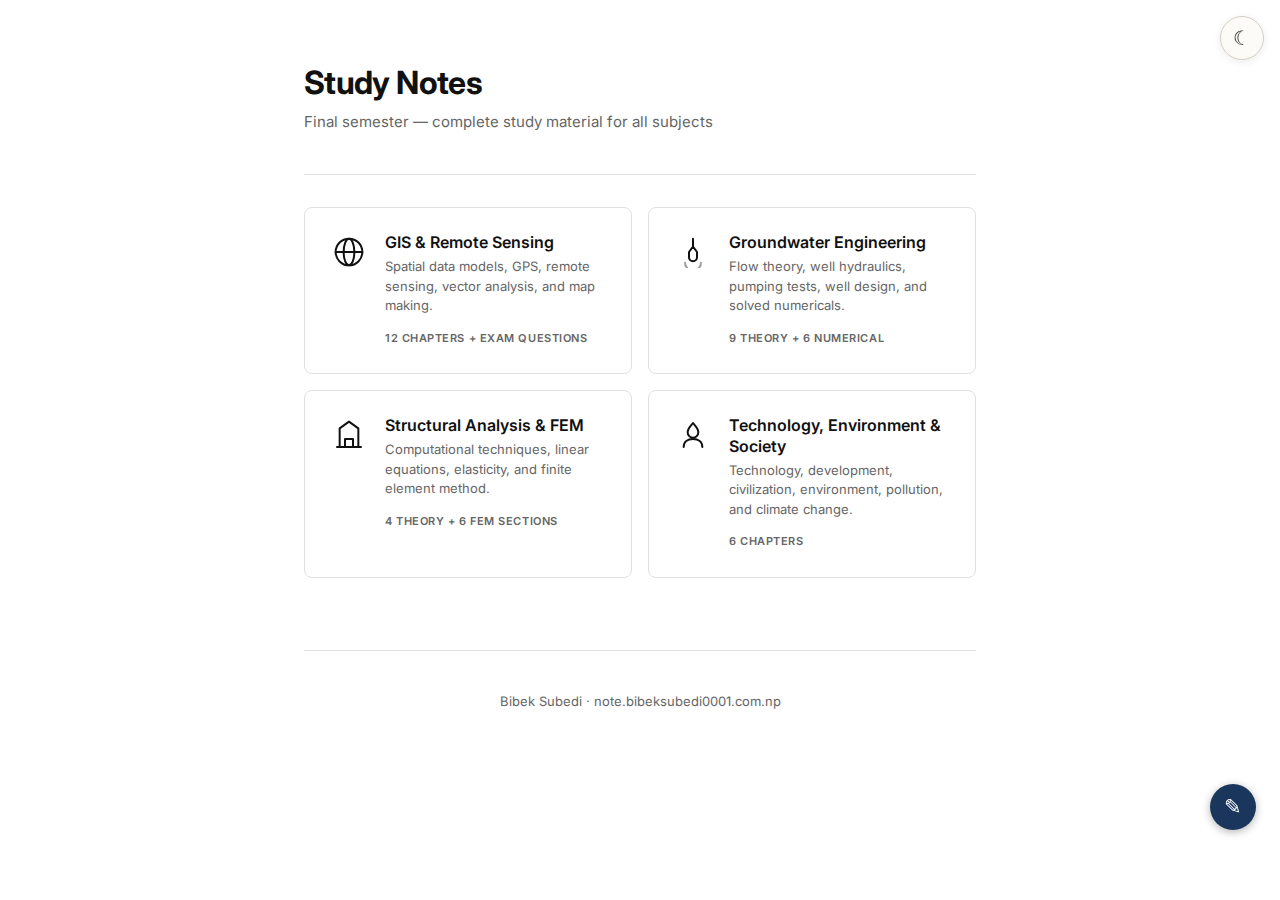
<file: study/index.html>
<!DOCTYPE html>
<html lang="en">
<head>
  <meta charset="UTF-8">
  <meta name="viewport" content="width=device-width, initial-scale=1.0">
  <title>Final Semester Study Notes | Bibek Subedi</title>
  <link rel="stylesheet" href="index-style.css">
</head>
<body>

<div class="container">
  <header class="page-header" style="padding-top:64px">
    <h1>Study Notes</h1>
    <p class="subtitle">Final semester &mdash; complete study material for all subjects</p>
  </header>

  <div class="subject-grid">

    <!-- GIS -->
    <a href="gis/index.html" class="subject-card">
      <div class="subject-icon">
        <svg viewBox="0 0 24 24"><circle cx="12" cy="12" r="10"/><path d="M2 12h20"/><ellipse cx="12" cy="12" rx="4" ry="10"/></svg>
      </div>
      <div class="subject-info">
        <h2>GIS &amp; Remote Sensing</h2>
        <p>Spatial data models, GPS, remote sensing, vector analysis, and map making.</p>
        <span class="count">12 Chapters + Exam Questions</span>
      </div>
    </a>

    <!-- Groundwater -->
    <a href="gw/index.html" class="subject-card">
      <div class="subject-icon">
        <svg viewBox="0 0 24 24"><path d="M12 2v6l3 4v4a3 3 0 0 1-6 0v-4l3-4V2"/><path d="M6 20a6 6 0 0 0 12 0" opacity=".4"/></svg>
      </div>
      <div class="subject-info">
        <h2>Groundwater Engineering</h2>
        <p>Flow theory, well hydraulics, pumping tests, well design, and solved numericals.</p>
        <span class="count">9 Theory + 6 Numerical</span>
      </div>
    </a>

    <!-- Structure -->
    <a href="Structure/index.html" class="subject-card">
      <div class="subject-icon">
        <svg viewBox="0 0 24 24"><path d="M3 21h18"/><path d="M5 21V7l7-5 7 5v14"/><path d="M9 21v-6h6v6"/></svg>
      </div>
      <div class="subject-info">
        <h2>Structural Analysis &amp; FEM</h2>
        <p>Computational techniques, linear equations, elasticity, and finite element method.</p>
        <span class="count">4 Theory + 6 FEM Sections</span>
      </div>
    </a>

    <!-- TES -->
    <a href="TES/index_tes.html" class="subject-card">
      <div class="subject-icon">
        <svg viewBox="0 0 24 24"><path d="M12 3c-1.5 2-4 4-4 7a4 4 0 0 0 8 0c0-3-2.5-5-4-7z"/><path d="M5 21c0-4 3-6 7-6s7 2 7 6"/></svg>
      </div>
      <div class="subject-info">
        <h2>Technology, Environment &amp; Society</h2>
        <p>Technology, development, civilization, environment, pollution, and climate change.</p>
        <span class="count">6 Chapters</span>
      </div>
    </a>

  </div>

  <footer class="page-footer">
    <p>Bibek Subedi &middot; note.bibeksubedi0001.com.np</p>
  </footer>
</div>

<script src="common.js"></script>
</body>
</html>
</file>
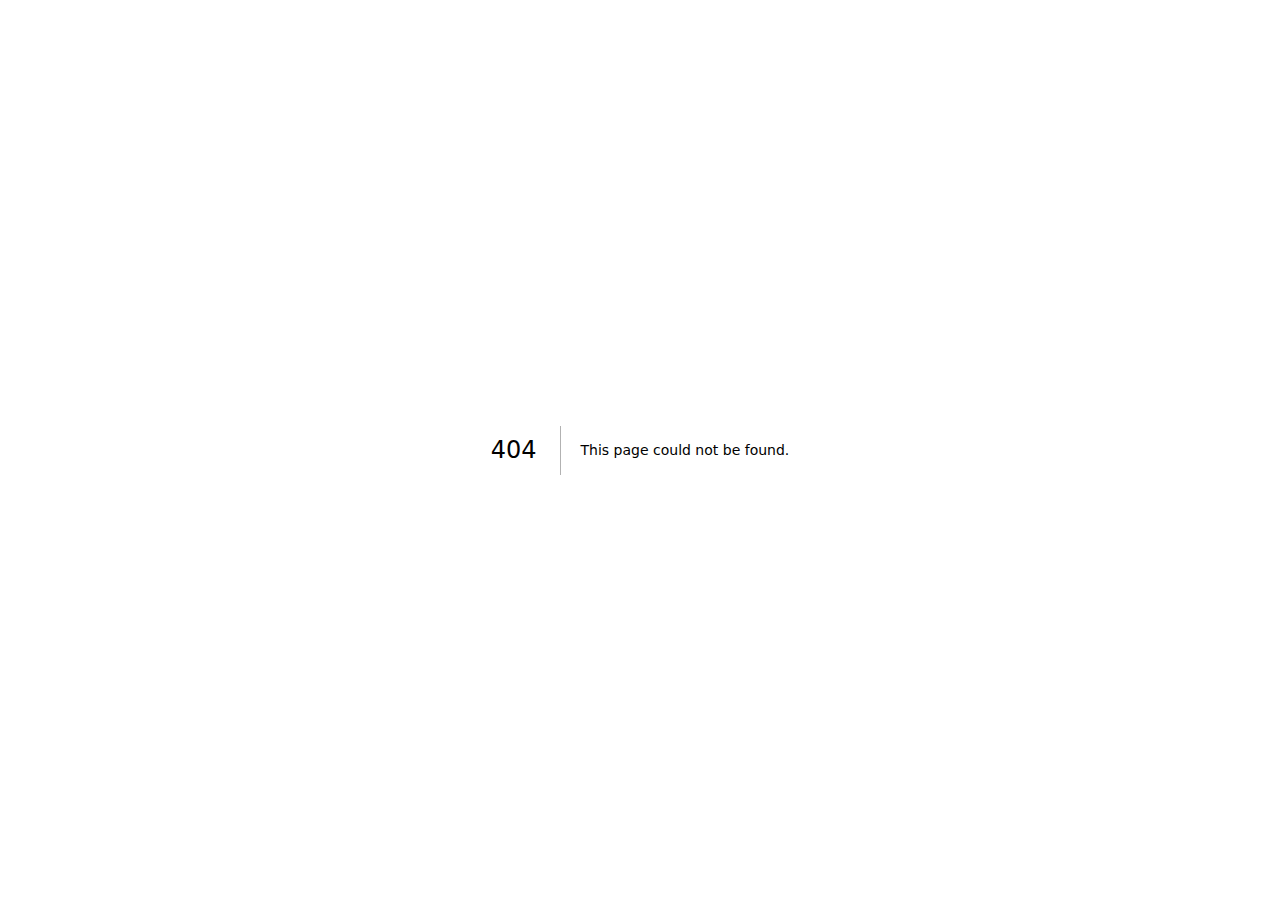
<file: ioe-prep/404/index.html>
<!DOCTYPE html><!--deHe6_kr0XizP6Nu_ztJ8--><html lang="en" class="__variable_ae8e4d __variable_adb6eb"><head><meta charSet="utf-8"/><meta name="viewport" content="width=device-width, initial-scale=1"/><link rel="preload" href="/ioe-prep/_next/static/media/36966cca54120369-s.p.woff2" as="font" crossorigin="" type="font/woff2"/><link rel="preload" href="/ioe-prep/_next/static/media/e4af272ccee01ff0-s.p.woff2" as="font" crossorigin="" type="font/woff2"/><link rel="stylesheet" href="/ioe-prep/_next/static/css/8e56f9c2ffec2757.css" data-precedence="next"/><link rel="preload" as="script" fetchPriority="low" href="/ioe-prep/_next/static/chunks/webpack-317e4dd9194ee831.js"/><script src="/ioe-prep/_next/static/chunks/4bd1b696-21f374d1156f834a.js" async=""></script><script src="/ioe-prep/_next/static/chunks/255-75ee82a40577e68c.js" async=""></script><script src="/ioe-prep/_next/static/chunks/main-app-e6bc8a40be99399b.js" async=""></script><meta name="robots" content="noindex"/><meta name="next-size-adjust" content=""/><title>404: This page could not be found.</title><title>IOE MSc Prep | Master the Entrance Exam</title><meta name="description" content="Structured, affordable, and high-quality preparation for the IOE MSc Entrance Exam."/><script src="/ioe-prep/_next/static/chunks/polyfills-42372ed130431b0a.js" noModule=""></script></head><body class="font-sans text-slate-900 antialiased bg-slate-50"><div hidden=""><!--$--><!--/$--></div><div style="font-family:system-ui,&quot;Segoe UI&quot;,Roboto,Helvetica,Arial,sans-serif,&quot;Apple Color Emoji&quot;,&quot;Segoe UI Emoji&quot;;height:100vh;text-align:center;display:flex;flex-direction:column;align-items:center;justify-content:center"><div><style>body{color:#000;background:#fff;margin:0}.next-error-h1{border-right:1px solid rgba(0,0,0,.3)}@media (prefers-color-scheme:dark){body{color:#fff;background:#000}.next-error-h1{border-right:1px solid rgba(255,255,255,.3)}}</style><h1 class="next-error-h1" style="display:inline-block;margin:0 20px 0 0;padding:0 23px 0 0;font-size:24px;font-weight:500;vertical-align:top;line-height:49px">404</h1><div style="display:inline-block"><h2 style="font-size:14px;font-weight:400;line-height:49px;margin:0">This page could not be found.</h2></div></div></div><!--$--><!--/$--><script src="/ioe-prep/_next/static/chunks/webpack-317e4dd9194ee831.js" id="_R_" async=""></script><script>(self.__next_f=self.__next_f||[]).push([0])</script><script>self.__next_f.push([1,"1:\"$Sreact.fragment\"\n2:I[9766,[],\"\"]\n3:I[8924,[],\"\"]\n4:I[4431,[],\"OutletBoundary\"]\n6:I[5278,[],\"AsyncMetadataOutlet\"]\n8:I[4431,[],\"ViewportBoundary\"]\na:I[4431,[],\"MetadataBoundary\"]\nb:\"$Sreact.suspense\"\nd:I[7150,[],\"\"]\n:HL[\"/ioe-prep/_next/static/media/36966cca54120369-s.p.woff2\",\"font\",{\"crossOrigin\":\"\",\"type\":\"font/woff2\"}]\n:HL[\"/ioe-prep/_next/static/media/e4af272ccee01ff0-s.p.woff2\",\"font\",{\"crossOrigin\":\"\",\"type\":\"font/woff2\"}]\n:HL[\"/ioe-prep/_next/static/css/8e56f9c2ffec2757.css\",\"style\"]\n"])</script><script>self.__next_f.push([1,"0:{\"P\":null,\"b\":\"deHe6-kr0XizP6Nu_ztJ8\",\"p\":\"/ioe-prep\",\"c\":[\"\",\"_not-found\",\"\"],\"i\":false,\"f\":[[[\"\",{\"children\":[\"/_not-found\",{\"children\":[\"__PAGE__\",{}]}]},\"$undefined\",\"$undefined\",true],[\"\",[\"$\",\"$1\",\"c\",{\"children\":[[[\"$\",\"link\",\"0\",{\"rel\":\"stylesheet\",\"href\":\"/ioe-prep/_next/static/css/8e56f9c2ffec2757.css\",\"precedence\":\"next\",\"crossOrigin\":\"$undefined\",\"nonce\":\"$undefined\"}]],[\"$\",\"html\",null,{\"lang\":\"en\",\"className\":\"__variable_ae8e4d __variable_adb6eb\",\"children\":[\"$\",\"body\",null,{\"className\":\"font-sans text-slate-900 antialiased bg-slate-50\",\"suppressHydrationWarning\":true,\"children\":[\"$\",\"$L2\",null,{\"parallelRouterKey\":\"children\",\"error\":\"$undefined\",\"errorStyles\":\"$undefined\",\"errorScripts\":\"$undefined\",\"template\":[\"$\",\"$L3\",null,{}],\"templateStyles\":\"$undefined\",\"templateScripts\":\"$undefined\",\"notFound\":\"$undefined\",\"forbidden\":\"$undefined\",\"unauthorized\":\"$undefined\"}]}]}]]}],{\"children\":[\"/_not-found\",[\"$\",\"$1\",\"c\",{\"children\":[null,[\"$\",\"$L2\",null,{\"parallelRouterKey\":\"children\",\"error\":\"$undefined\",\"errorStyles\":\"$undefined\",\"errorScripts\":\"$undefined\",\"template\":[\"$\",\"$L3\",null,{}],\"templateStyles\":\"$undefined\",\"templateScripts\":\"$undefined\",\"notFound\":\"$undefined\",\"forbidden\":\"$undefined\",\"unauthorized\":\"$undefined\"}]]}],{\"children\":[\"__PAGE__\",[\"$\",\"$1\",\"c\",{\"children\":[[[\"$\",\"title\",null,{\"children\":\"404: This page could not be found.\"}],[\"$\",\"div\",null,{\"style\":{\"fontFamily\":\"system-ui,\\\"Segoe UI\\\",Roboto,Helvetica,Arial,sans-serif,\\\"Apple Color Emoji\\\",\\\"Segoe UI Emoji\\\"\",\"height\":\"100vh\",\"textAlign\":\"center\",\"display\":\"flex\",\"flexDirection\":\"column\",\"alignItems\":\"center\",\"justifyContent\":\"center\"},\"children\":[\"$\",\"div\",null,{\"children\":[[\"$\",\"style\",null,{\"dangerouslySetInnerHTML\":{\"__html\":\"body{color:#000;background:#fff;margin:0}.next-error-h1{border-right:1px solid rgba(0,0,0,.3)}@media (prefers-color-scheme:dark){body{color:#fff;background:#000}.next-error-h1{border-right:1px solid rgba(255,255,255,.3)}}\"}}],[\"$\",\"h1\",null,{\"className\":\"next-error-h1\",\"style\":{\"display\":\"inline-block\",\"margin\":\"0 20px 0 0\",\"padding\":\"0 23px 0 0\",\"fontSize\":24,\"fontWeight\":500,\"verticalAlign\":\"top\",\"lineHeight\":\"49px\"},\"children\":404}],[\"$\",\"div\",null,{\"style\":{\"display\":\"inline-block\"},\"children\":[\"$\",\"h2\",null,{\"style\":{\"fontSize\":14,\"fontWeight\":400,\"lineHeight\":\"49px\",\"margin\":0},\"children\":\"This page could not be found.\"}]}]]}]}]],null,[\"$\",\"$L4\",null,{\"children\":[\"$L5\",[\"$\",\"$L6\",null,{\"promise\":\"$@7\"}]]}]]}],{},null,false]},null,false]},null,false],[\"$\",\"$1\",\"h\",{\"children\":[[\"$\",\"meta\",null,{\"name\":\"robots\",\"content\":\"noindex\"}],[[\"$\",\"$L8\",null,{\"children\":\"$L9\"}],[\"$\",\"meta\",null,{\"name\":\"next-size-adjust\",\"content\":\"\"}]],[\"$\",\"$La\",null,{\"children\":[\"$\",\"div\",null,{\"hidden\":true,\"children\":[\"$\",\"$b\",null,{\"fallback\":null,\"children\":\"$Lc\"}]}]}]]}],false]],\"m\":\"$undefined\",\"G\":[\"$d\",[]],\"s\":false,\"S\":true}\n"])</script><script>self.__next_f.push([1,"9:[[\"$\",\"meta\",\"0\",{\"charSet\":\"utf-8\"}],[\"$\",\"meta\",\"1\",{\"name\":\"viewport\",\"content\":\"width=device-width, initial-scale=1\"}]]\n5:null\n"])</script><script>self.__next_f.push([1,"7:{\"metadata\":[[\"$\",\"title\",\"0\",{\"children\":\"IOE MSc Prep | Master the Entrance Exam\"}],[\"$\",\"meta\",\"1\",{\"name\":\"description\",\"content\":\"Structured, affordable, and high-quality preparation for the IOE MSc Entrance Exam.\"}]],\"error\":null,\"digest\":\"$undefined\"}\n"])</script><script>self.__next_f.push([1,"c:\"$7:metadata\"\n"])</script></body></html>
</file>
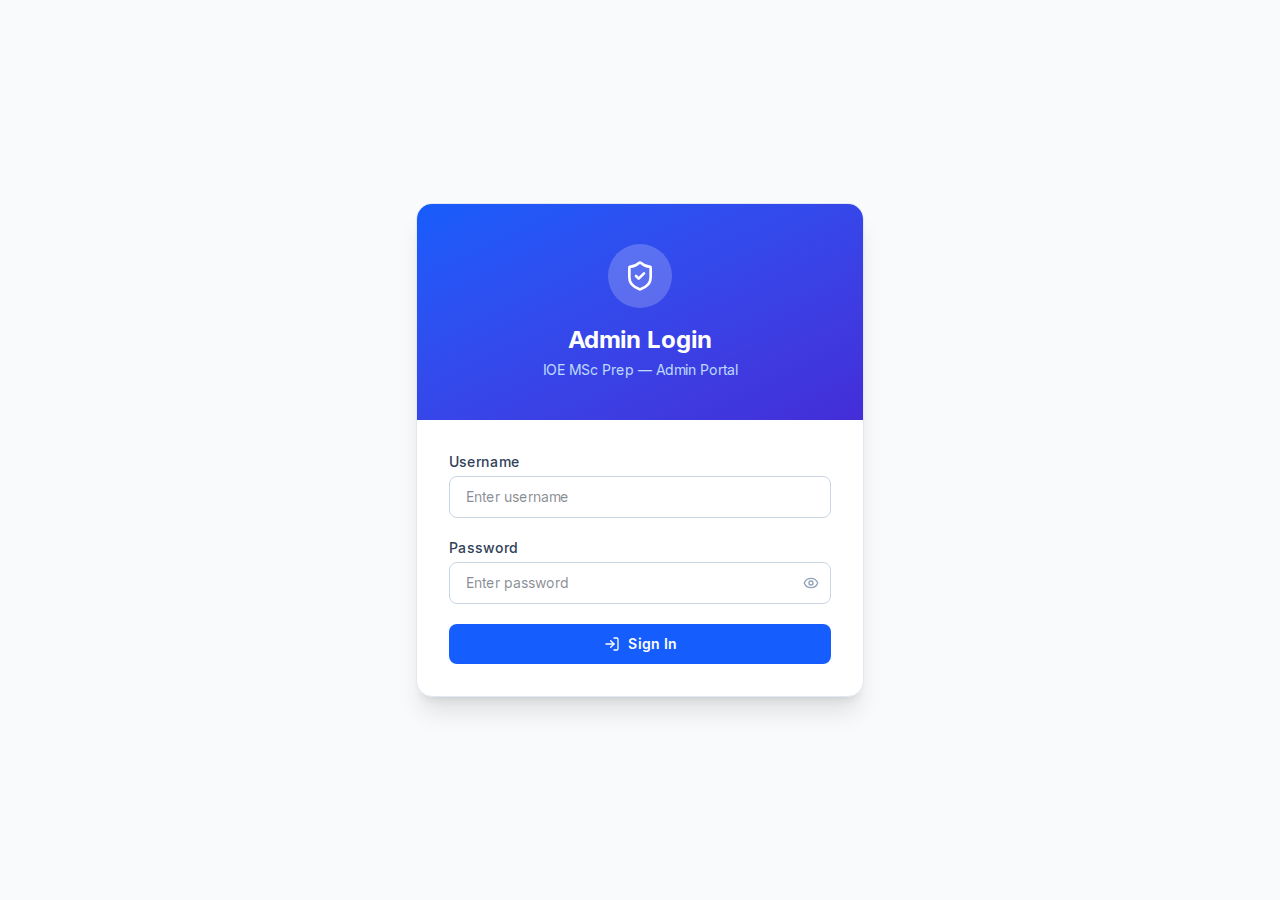
<file: ioe-prep/admin/index.html>
<!DOCTYPE html><!--GuP_43YUzgfXP5Dkq_bzC--><html lang="en" class="__variable_ae8e4d __variable_adb6eb"><head><meta charSet="utf-8"/><meta name="viewport" content="width=device-width, initial-scale=1"/><link rel="preload" href="/ioe-prep/_next/static/media/36966cca54120369-s.p.woff2" as="font" crossorigin="" type="font/woff2"/><link rel="preload" href="/ioe-prep/_next/static/media/e4af272ccee01ff0-s.p.woff2" as="font" crossorigin="" type="font/woff2"/><link rel="stylesheet" href="/ioe-prep/_next/static/css/cdbeb0e9da44670f.css" data-precedence="next"/><link rel="preload" as="script" fetchPriority="low" href="/ioe-prep/_next/static/chunks/webpack-317e4dd9194ee831.js"/><script src="/ioe-prep/_next/static/chunks/4bd1b696-21f374d1156f834a.js" async=""></script><script src="/ioe-prep/_next/static/chunks/255-75ee82a40577e68c.js" async=""></script><script src="/ioe-prep/_next/static/chunks/main-app-e6bc8a40be99399b.js" async=""></script><script src="/ioe-prep/_next/static/chunks/app/admin/page-953e70f43d187b24.js" async=""></script><meta name="next-size-adjust" content=""/><title>IOE MSc Prep | Master the Entrance Exam</title><meta name="description" content="Structured, affordable, and high-quality preparation for the IOE MSc Entrance Exam."/><script src="/ioe-prep/_next/static/chunks/polyfills-42372ed130431b0a.js" noModule=""></script></head><body class="font-sans text-slate-900 antialiased bg-slate-50"><div hidden=""><!--$--><!--/$--></div><main class="min-h-screen bg-slate-50 flex items-center justify-center"><span class="w-8 h-8 border-4 border-blue-200 border-t-blue-600 rounded-full animate-spin"></span></main><!--$--><!--/$--><script src="/ioe-prep/_next/static/chunks/webpack-317e4dd9194ee831.js" id="_R_" async=""></script><script>(self.__next_f=self.__next_f||[]).push([0])</script><script>self.__next_f.push([1,"1:\"$Sreact.fragment\"\n2:I[9766,[],\"\"]\n3:I[8924,[],\"\"]\n4:I[1959,[],\"ClientPageRoot\"]\n5:I[536,[\"698\",\"static/chunks/app/admin/page-953e70f43d187b24.js\"],\"default\"]\n8:I[4431,[],\"OutletBoundary\"]\na:I[5278,[],\"AsyncMetadataOutlet\"]\nc:I[4431,[],\"ViewportBoundary\"]\ne:I[4431,[],\"MetadataBoundary\"]\nf:\"$Sreact.suspense\"\n11:I[7150,[],\"\"]\n:HL[\"/ioe-prep/_next/static/media/36966cca54120369-s.p.woff2\",\"font\",{\"crossOrigin\":\"\",\"type\":\"font/woff2\"}]\n:HL[\"/ioe-prep/_next/static/media/e4af272ccee01ff0-s.p.woff2\",\"font\",{\"crossOrigin\":\"\",\"type\":\"font/woff2\"}]\n:HL[\"/ioe-prep/_next/static/css/cdbeb0e9da44670f.css\",\"style\"]\n"])</script><script>self.__next_f.push([1,"0:{\"P\":null,\"b\":\"GuP_43YUzgfXP5Dkq_bzC\",\"p\":\"/ioe-prep\",\"c\":[\"\",\"admin\",\"\"],\"i\":false,\"f\":[[[\"\",{\"children\":[\"admin\",{\"children\":[\"__PAGE__\",{}]}]},\"$undefined\",\"$undefined\",true],[\"\",[\"$\",\"$1\",\"c\",{\"children\":[[[\"$\",\"link\",\"0\",{\"rel\":\"stylesheet\",\"href\":\"/ioe-prep/_next/static/css/cdbeb0e9da44670f.css\",\"precedence\":\"next\",\"crossOrigin\":\"$undefined\",\"nonce\":\"$undefined\"}]],[\"$\",\"html\",null,{\"lang\":\"en\",\"className\":\"__variable_ae8e4d __variable_adb6eb\",\"children\":[\"$\",\"body\",null,{\"className\":\"font-sans text-slate-900 antialiased bg-slate-50\",\"suppressHydrationWarning\":true,\"children\":[\"$\",\"$L2\",null,{\"parallelRouterKey\":\"children\",\"error\":\"$undefined\",\"errorStyles\":\"$undefined\",\"errorScripts\":\"$undefined\",\"template\":[\"$\",\"$L3\",null,{}],\"templateStyles\":\"$undefined\",\"templateScripts\":\"$undefined\",\"notFound\":[[[\"$\",\"title\",null,{\"children\":\"404: This page could not be found.\"}],[\"$\",\"div\",null,{\"style\":{\"fontFamily\":\"system-ui,\\\"Segoe UI\\\",Roboto,Helvetica,Arial,sans-serif,\\\"Apple Color Emoji\\\",\\\"Segoe UI Emoji\\\"\",\"height\":\"100vh\",\"textAlign\":\"center\",\"display\":\"flex\",\"flexDirection\":\"column\",\"alignItems\":\"center\",\"justifyContent\":\"center\"},\"children\":[\"$\",\"div\",null,{\"children\":[[\"$\",\"style\",null,{\"dangerouslySetInnerHTML\":{\"__html\":\"body{color:#000;background:#fff;margin:0}.next-error-h1{border-right:1px solid rgba(0,0,0,.3)}@media (prefers-color-scheme:dark){body{color:#fff;background:#000}.next-error-h1{border-right:1px solid rgba(255,255,255,.3)}}\"}}],[\"$\",\"h1\",null,{\"className\":\"next-error-h1\",\"style\":{\"display\":\"inline-block\",\"margin\":\"0 20px 0 0\",\"padding\":\"0 23px 0 0\",\"fontSize\":24,\"fontWeight\":500,\"verticalAlign\":\"top\",\"lineHeight\":\"49px\"},\"children\":404}],[\"$\",\"div\",null,{\"style\":{\"display\":\"inline-block\"},\"children\":[\"$\",\"h2\",null,{\"style\":{\"fontSize\":14,\"fontWeight\":400,\"lineHeight\":\"49px\",\"margin\":0},\"children\":\"This page could not be found.\"}]}]]}]}]],[]],\"forbidden\":\"$undefined\",\"unauthorized\":\"$undefined\"}]}]}]]}],{\"children\":[\"admin\",[\"$\",\"$1\",\"c\",{\"children\":[null,[\"$\",\"$L2\",null,{\"parallelRouterKey\":\"children\",\"error\":\"$undefined\",\"errorStyles\":\"$undefined\",\"errorScripts\":\"$undefined\",\"template\":[\"$\",\"$L3\",null,{}],\"templateStyles\":\"$undefined\",\"templateScripts\":\"$undefined\",\"notFound\":\"$undefined\",\"forbidden\":\"$undefined\",\"unauthorized\":\"$undefined\"}]]}],{\"children\":[\"__PAGE__\",[\"$\",\"$1\",\"c\",{\"children\":[[\"$\",\"$L4\",null,{\"Component\":\"$5\",\"searchParams\":{},\"params\":{},\"promises\":[\"$@6\",\"$@7\"]}],null,[\"$\",\"$L8\",null,{\"children\":[\"$L9\",[\"$\",\"$La\",null,{\"promise\":\"$@b\"}]]}]]}],{},null,false]},null,false]},null,false],[\"$\",\"$1\",\"h\",{\"children\":[null,[[\"$\",\"$Lc\",null,{\"children\":\"$Ld\"}],[\"$\",\"meta\",null,{\"name\":\"next-size-adjust\",\"content\":\"\"}]],[\"$\",\"$Le\",null,{\"children\":[\"$\",\"div\",null,{\"hidden\":true,\"children\":[\"$\",\"$f\",null,{\"fallback\":null,\"children\":\"$L10\"}]}]}]]}],false]],\"m\":\"$undefined\",\"G\":[\"$11\",[]],\"s\":false,\"S\":true}\n"])</script><script>self.__next_f.push([1,"6:{}\n7:\"$0:f:0:1:2:children:2:children:1:props:children:0:props:params\"\n"])</script><script>self.__next_f.push([1,"d:[[\"$\",\"meta\",\"0\",{\"charSet\":\"utf-8\"}],[\"$\",\"meta\",\"1\",{\"name\":\"viewport\",\"content\":\"width=device-width, initial-scale=1\"}]]\n9:null\n"])</script><script>self.__next_f.push([1,"b:{\"metadata\":[[\"$\",\"title\",\"0\",{\"children\":\"IOE MSc Prep | Master the Entrance Exam\"}],[\"$\",\"meta\",\"1\",{\"name\":\"description\",\"content\":\"Structured, affordable, and high-quality preparation for the IOE MSc Entrance Exam.\"}]],\"error\":null,\"digest\":\"$undefined\"}\n"])</script><script>self.__next_f.push([1,"10:\"$b:metadata\"\n"])</script></body></html>
</file>
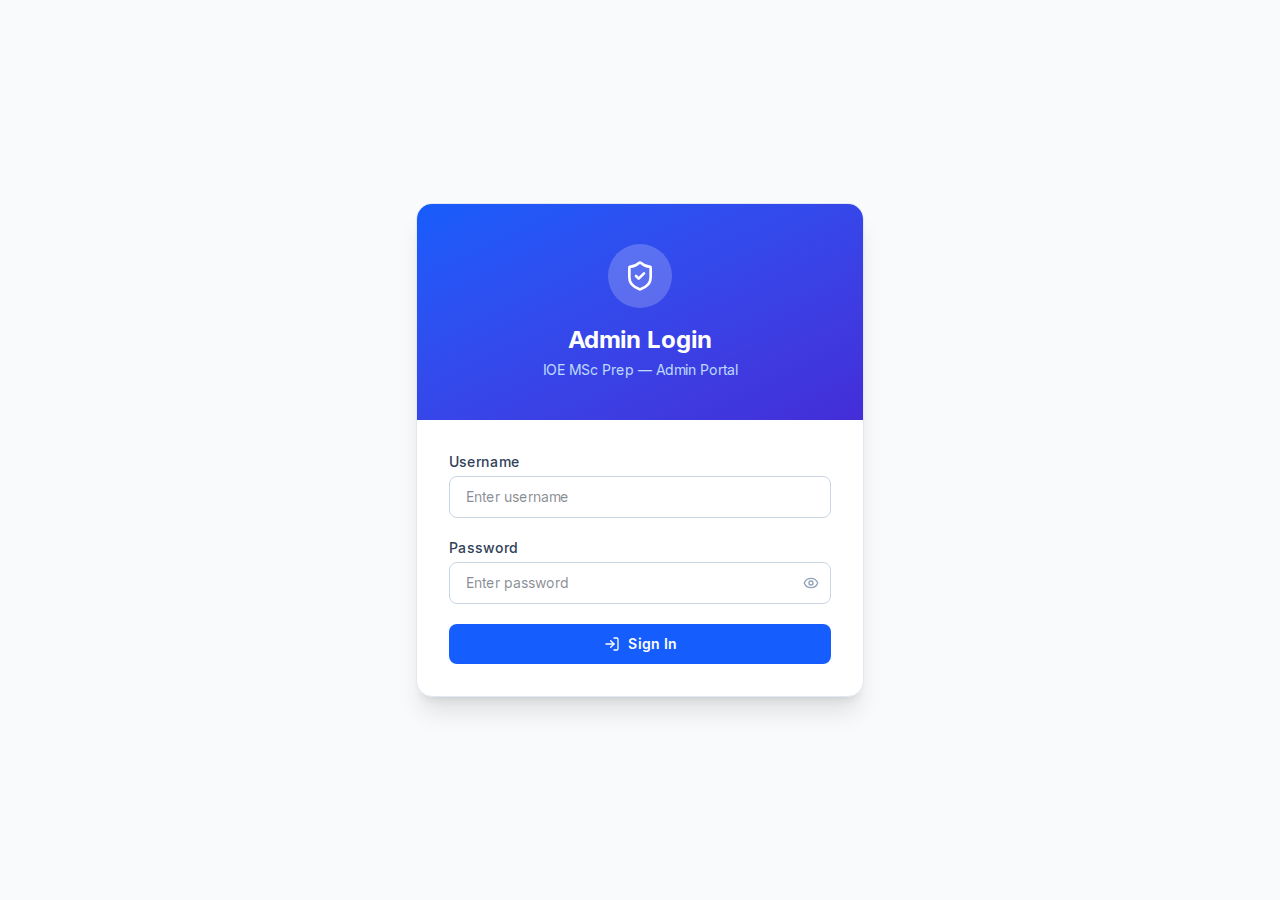
<file: ioe-prep/login/index.html>
<!DOCTYPE html><!--deHe6_kr0XizP6Nu_ztJ8--><html lang="en" class="__variable_ae8e4d __variable_adb6eb"><head><meta charSet="utf-8"/><meta name="viewport" content="width=device-width, initial-scale=1"/><link rel="preload" href="/ioe-prep/_next/static/media/36966cca54120369-s.p.woff2" as="font" crossorigin="" type="font/woff2"/><link rel="preload" href="/ioe-prep/_next/static/media/e4af272ccee01ff0-s.p.woff2" as="font" crossorigin="" type="font/woff2"/><link rel="stylesheet" href="/ioe-prep/_next/static/css/8e56f9c2ffec2757.css" data-precedence="next"/><link rel="preload" as="script" fetchPriority="low" href="/ioe-prep/_next/static/chunks/webpack-317e4dd9194ee831.js"/><script src="/ioe-prep/_next/static/chunks/4bd1b696-21f374d1156f834a.js" async=""></script><script src="/ioe-prep/_next/static/chunks/255-75ee82a40577e68c.js" async=""></script><script src="/ioe-prep/_next/static/chunks/main-app-e6bc8a40be99399b.js" async=""></script><script src="/ioe-prep/_next/static/chunks/app/login/page-53743bddb7753653.js" async=""></script><meta name="next-size-adjust" content=""/><title>IOE MSc Prep | Master the Entrance Exam</title><meta name="description" content="Structured, affordable, and high-quality preparation for the IOE MSc Entrance Exam."/><script src="/ioe-prep/_next/static/chunks/polyfills-42372ed130431b0a.js" noModule=""></script></head><body class="font-sans text-slate-900 antialiased bg-slate-50"><div hidden=""><!--$--><!--/$--></div><main class="min-h-screen bg-slate-50 flex items-center justify-center p-4"><div class="w-full max-w-md"><div class="bg-white rounded-2xl shadow-xl border border-slate-200 overflow-hidden"><div class="bg-gradient-to-br from-blue-600 to-indigo-700 px-8 py-10 text-center"><div class="inline-flex items-center justify-center w-16 h-16 rounded-full bg-white/20 mb-4"><svg xmlns="http://www.w3.org/2000/svg" width="24" height="24" viewBox="0 0 24 24" fill="none" stroke="currentColor" stroke-width="2" stroke-linecap="round" stroke-linejoin="round" class="lucide lucide-shield-check w-8 h-8 text-white" aria-hidden="true"><path d="M20 13c0 5-3.5 7.5-7.66 8.95a1 1 0 0 1-.67-.01C7.5 20.5 4 18 4 13V6a1 1 0 0 1 1-1c2 0 4.5-1.2 6.24-2.72a1.17 1.17 0 0 1 1.52 0C14.51 3.81 17 5 19 5a1 1 0 0 1 1 1z"></path><path d="m9 12 2 2 4-4"></path></svg></div><h1 class="text-2xl font-bold text-white">Admin Login</h1><p class="text-blue-200 text-sm mt-1">IOE MSc Prep — Admin Portal</p></div><form class="px-8 py-8 space-y-5"><div class="space-y-1"><label for="username" class="block text-sm font-medium text-slate-700">Username</label><input id="username" type="text" autoComplete="username" required="" class="w-full px-4 py-2.5 rounded-lg border border-slate-300 focus:border-blue-500 focus:ring-2 focus:ring-blue-200 outline-none text-sm transition" placeholder="Enter username" value=""/></div><div class="space-y-1"><label for="password" class="block text-sm font-medium text-slate-700">Password</label><div class="relative"><input id="password" type="password" autoComplete="current-password" required="" class="w-full px-4 py-2.5 pr-10 rounded-lg border border-slate-300 focus:border-blue-500 focus:ring-2 focus:ring-blue-200 outline-none text-sm transition" placeholder="Enter password" value=""/><button type="button" class="absolute right-3 top-1/2 -translate-y-1/2 text-slate-400 hover:text-slate-600" aria-label="Toggle password visibility"><svg xmlns="http://www.w3.org/2000/svg" width="24" height="24" viewBox="0 0 24 24" fill="none" stroke="currentColor" stroke-width="2" stroke-linecap="round" stroke-linejoin="round" class="lucide lucide-eye w-4 h-4" aria-hidden="true"><path d="M2.062 12.348a1 1 0 0 1 0-.696 10.75 10.75 0 0 1 19.876 0 1 1 0 0 1 0 .696 10.75 10.75 0 0 1-19.876 0"></path><circle cx="12" cy="12" r="3"></circle></svg></button></div></div><button type="submit" class="w-full flex items-center justify-center gap-2 bg-blue-600 hover:bg-blue-700 disabled:bg-blue-400 text-white font-semibold py-2.5 rounded-lg transition text-sm"><svg xmlns="http://www.w3.org/2000/svg" width="24" height="24" viewBox="0 0 24 24" fill="none" stroke="currentColor" stroke-width="2" stroke-linecap="round" stroke-linejoin="round" class="lucide lucide-log-in w-4 h-4" aria-hidden="true"><path d="m10 17 5-5-5-5"></path><path d="M15 12H3"></path><path d="M15 3h4a2 2 0 0 1 2 2v14a2 2 0 0 1-2 2h-4"></path></svg>Sign In</button></form></div></div></main><!--$--><!--/$--><script src="/ioe-prep/_next/static/chunks/webpack-317e4dd9194ee831.js" id="_R_" async=""></script><script>(self.__next_f=self.__next_f||[]).push([0])</script><script>self.__next_f.push([1,"1:\"$Sreact.fragment\"\n2:I[9766,[],\"\"]\n3:I[8924,[],\"\"]\n4:I[1959,[],\"ClientPageRoot\"]\n5:I[2333,[\"520\",\"static/chunks/app/login/page-53743bddb7753653.js\"],\"default\"]\n8:I[4431,[],\"OutletBoundary\"]\na:I[5278,[],\"AsyncMetadataOutlet\"]\nc:I[4431,[],\"ViewportBoundary\"]\ne:I[4431,[],\"MetadataBoundary\"]\nf:\"$Sreact.suspense\"\n11:I[7150,[],\"\"]\n:HL[\"/ioe-prep/_next/static/media/36966cca54120369-s.p.woff2\",\"font\",{\"crossOrigin\":\"\",\"type\":\"font/woff2\"}]\n:HL[\"/ioe-prep/_next/static/media/e4af272ccee01ff0-s.p.woff2\",\"font\",{\"crossOrigin\":\"\",\"type\":\"font/woff2\"}]\n:HL[\"/ioe-prep/_next/static/css/8e56f9c2ffec2757.css\",\"style\"]\n"])</script><script>self.__next_f.push([1,"0:{\"P\":null,\"b\":\"deHe6-kr0XizP6Nu_ztJ8\",\"p\":\"/ioe-prep\",\"c\":[\"\",\"login\",\"\"],\"i\":false,\"f\":[[[\"\",{\"children\":[\"login\",{\"children\":[\"__PAGE__\",{}]}]},\"$undefined\",\"$undefined\",true],[\"\",[\"$\",\"$1\",\"c\",{\"children\":[[[\"$\",\"link\",\"0\",{\"rel\":\"stylesheet\",\"href\":\"/ioe-prep/_next/static/css/8e56f9c2ffec2757.css\",\"precedence\":\"next\",\"crossOrigin\":\"$undefined\",\"nonce\":\"$undefined\"}]],[\"$\",\"html\",null,{\"lang\":\"en\",\"className\":\"__variable_ae8e4d __variable_adb6eb\",\"children\":[\"$\",\"body\",null,{\"className\":\"font-sans text-slate-900 antialiased bg-slate-50\",\"suppressHydrationWarning\":true,\"children\":[\"$\",\"$L2\",null,{\"parallelRouterKey\":\"children\",\"error\":\"$undefined\",\"errorStyles\":\"$undefined\",\"errorScripts\":\"$undefined\",\"template\":[\"$\",\"$L3\",null,{}],\"templateStyles\":\"$undefined\",\"templateScripts\":\"$undefined\",\"notFound\":[[[\"$\",\"title\",null,{\"children\":\"404: This page could not be found.\"}],[\"$\",\"div\",null,{\"style\":{\"fontFamily\":\"system-ui,\\\"Segoe UI\\\",Roboto,Helvetica,Arial,sans-serif,\\\"Apple Color Emoji\\\",\\\"Segoe UI Emoji\\\"\",\"height\":\"100vh\",\"textAlign\":\"center\",\"display\":\"flex\",\"flexDirection\":\"column\",\"alignItems\":\"center\",\"justifyContent\":\"center\"},\"children\":[\"$\",\"div\",null,{\"children\":[[\"$\",\"style\",null,{\"dangerouslySetInnerHTML\":{\"__html\":\"body{color:#000;background:#fff;margin:0}.next-error-h1{border-right:1px solid rgba(0,0,0,.3)}@media (prefers-color-scheme:dark){body{color:#fff;background:#000}.next-error-h1{border-right:1px solid rgba(255,255,255,.3)}}\"}}],[\"$\",\"h1\",null,{\"className\":\"next-error-h1\",\"style\":{\"display\":\"inline-block\",\"margin\":\"0 20px 0 0\",\"padding\":\"0 23px 0 0\",\"fontSize\":24,\"fontWeight\":500,\"verticalAlign\":\"top\",\"lineHeight\":\"49px\"},\"children\":404}],[\"$\",\"div\",null,{\"style\":{\"display\":\"inline-block\"},\"children\":[\"$\",\"h2\",null,{\"style\":{\"fontSize\":14,\"fontWeight\":400,\"lineHeight\":\"49px\",\"margin\":0},\"children\":\"This page could not be found.\"}]}]]}]}]],[]],\"forbidden\":\"$undefined\",\"unauthorized\":\"$undefined\"}]}]}]]}],{\"children\":[\"login\",[\"$\",\"$1\",\"c\",{\"children\":[null,[\"$\",\"$L2\",null,{\"parallelRouterKey\":\"children\",\"error\":\"$undefined\",\"errorStyles\":\"$undefined\",\"errorScripts\":\"$undefined\",\"template\":[\"$\",\"$L3\",null,{}],\"templateStyles\":\"$undefined\",\"templateScripts\":\"$undefined\",\"notFound\":\"$undefined\",\"forbidden\":\"$undefined\",\"unauthorized\":\"$undefined\"}]]}],{\"children\":[\"__PAGE__\",[\"$\",\"$1\",\"c\",{\"children\":[[\"$\",\"$L4\",null,{\"Component\":\"$5\",\"searchParams\":{},\"params\":{},\"promises\":[\"$@6\",\"$@7\"]}],null,[\"$\",\"$L8\",null,{\"children\":[\"$L9\",[\"$\",\"$La\",null,{\"promise\":\"$@b\"}]]}]]}],{},null,false]},null,false]},null,false],[\"$\",\"$1\",\"h\",{\"children\":[null,[[\"$\",\"$Lc\",null,{\"children\":\"$Ld\"}],[\"$\",\"meta\",null,{\"name\":\"next-size-adjust\",\"content\":\"\"}]],[\"$\",\"$Le\",null,{\"children\":[\"$\",\"div\",null,{\"hidden\":true,\"children\":[\"$\",\"$f\",null,{\"fallback\":null,\"children\":\"$L10\"}]}]}]]}],false]],\"m\":\"$undefined\",\"G\":[\"$11\",[]],\"s\":false,\"S\":true}\n"])</script><script>self.__next_f.push([1,"6:{}\n7:\"$0:f:0:1:2:children:2:children:1:props:children:0:props:params\"\n"])</script><script>self.__next_f.push([1,"d:[[\"$\",\"meta\",\"0\",{\"charSet\":\"utf-8\"}],[\"$\",\"meta\",\"1\",{\"name\":\"viewport\",\"content\":\"width=device-width, initial-scale=1\"}]]\n9:null\n"])</script><script>self.__next_f.push([1,"b:{\"metadata\":[[\"$\",\"title\",\"0\",{\"children\":\"IOE MSc Prep | Master the Entrance Exam\"}],[\"$\",\"meta\",\"1\",{\"name\":\"description\",\"content\":\"Structured, affordable, and high-quality preparation for the IOE MSc Entrance Exam.\"}]],\"error\":null,\"digest\":\"$undefined\"}\n"])</script><script>self.__next_f.push([1,"10:\"$b:metadata\"\n"])</script></body></html>
</file>
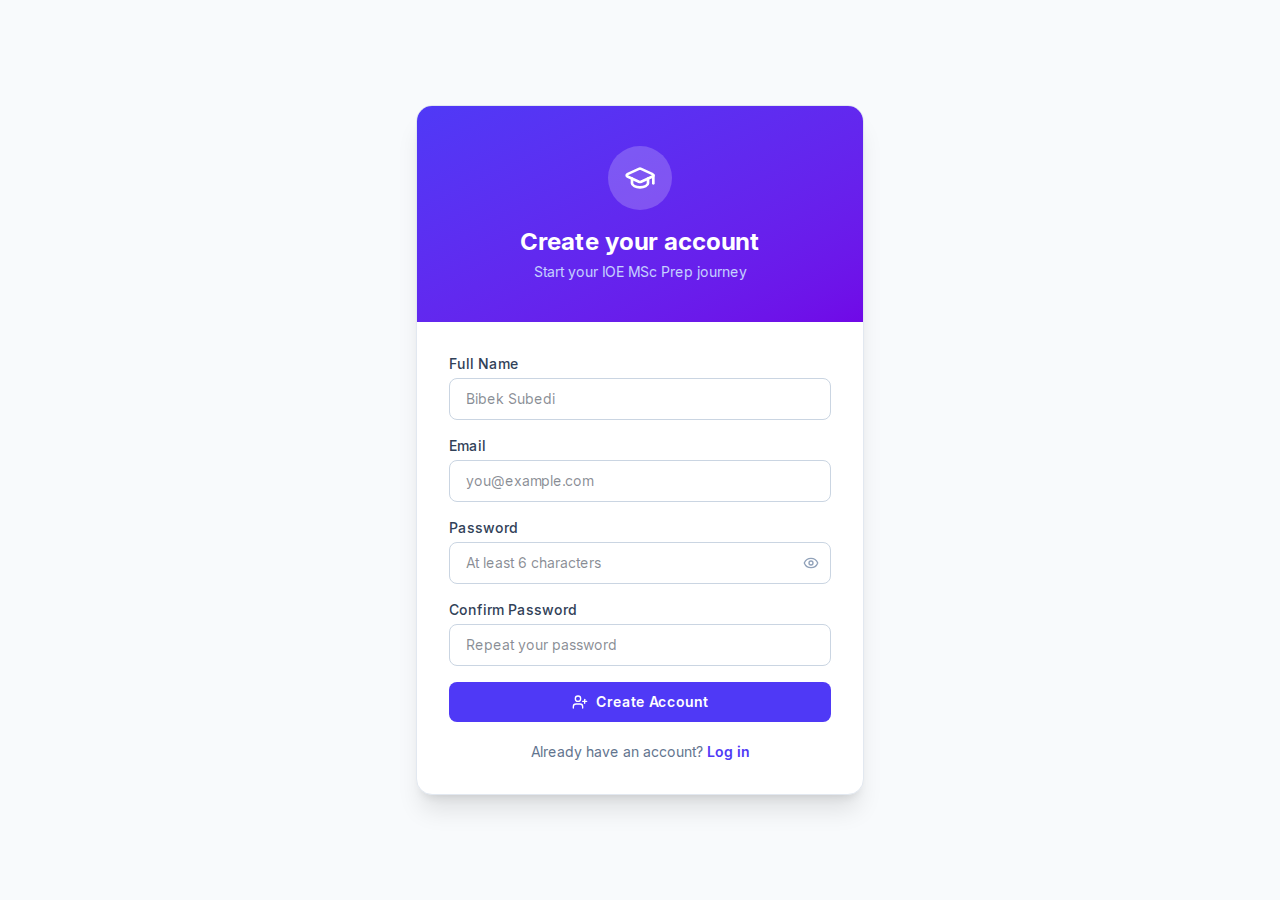
<file: ioe-prep/signup/index.html>
<!DOCTYPE html><!--GuP_43YUzgfXP5Dkq_bzC--><html lang="en" class="__variable_ae8e4d __variable_adb6eb"><head><meta charSet="utf-8"/><meta name="viewport" content="width=device-width, initial-scale=1"/><link rel="preload" href="/ioe-prep/_next/static/media/36966cca54120369-s.p.woff2" as="font" crossorigin="" type="font/woff2"/><link rel="preload" href="/ioe-prep/_next/static/media/e4af272ccee01ff0-s.p.woff2" as="font" crossorigin="" type="font/woff2"/><link rel="stylesheet" href="/ioe-prep/_next/static/css/cdbeb0e9da44670f.css" data-precedence="next"/><link rel="preload" as="script" fetchPriority="low" href="/ioe-prep/_next/static/chunks/webpack-317e4dd9194ee831.js"/><script src="/ioe-prep/_next/static/chunks/4bd1b696-21f374d1156f834a.js" async=""></script><script src="/ioe-prep/_next/static/chunks/255-75ee82a40577e68c.js" async=""></script><script src="/ioe-prep/_next/static/chunks/main-app-e6bc8a40be99399b.js" async=""></script><script src="/ioe-prep/_next/static/chunks/297-4efb25cc8fa748de.js" async=""></script><script src="/ioe-prep/_next/static/chunks/app/signup/page-8d5a0ce92e415be8.js" async=""></script><meta name="next-size-adjust" content=""/><title>IOE MSc Prep | Master the Entrance Exam</title><meta name="description" content="Structured, affordable, and high-quality preparation for the IOE MSc Entrance Exam."/><script src="/ioe-prep/_next/static/chunks/polyfills-42372ed130431b0a.js" noModule=""></script></head><body class="font-sans text-slate-900 antialiased bg-slate-50"><div hidden=""><!--$--><!--/$--></div><main class="min-h-screen bg-slate-50 flex items-center justify-center p-4"><div class="w-full max-w-md"><div class="bg-white rounded-2xl shadow-xl border border-slate-200 overflow-hidden"><div class="bg-gradient-to-br from-indigo-600 to-violet-700 px-8 py-10 text-center"><div class="inline-flex items-center justify-center w-16 h-16 rounded-full bg-white/20 mb-4"><svg xmlns="http://www.w3.org/2000/svg" width="24" height="24" viewBox="0 0 24 24" fill="none" stroke="currentColor" stroke-width="2" stroke-linecap="round" stroke-linejoin="round" class="lucide lucide-graduation-cap w-8 h-8 text-white" aria-hidden="true"><path d="M21.42 10.922a1 1 0 0 0-.019-1.838L12.83 5.18a2 2 0 0 0-1.66 0L2.6 9.08a1 1 0 0 0 0 1.832l8.57 3.908a2 2 0 0 0 1.66 0z"></path><path d="M22 10v6"></path><path d="M6 12.5V16a6 3 0 0 0 12 0v-3.5"></path></svg></div><h1 class="text-2xl font-bold text-white">Create your account</h1><p class="text-indigo-200 text-sm mt-1">Start your IOE MSc Prep journey</p></div><form class="px-8 py-8 space-y-4"><div class="space-y-1"><label for="name" class="block text-sm font-medium text-slate-700">Full Name</label><input id="name" type="text" autoComplete="name" required="" class="w-full px-4 py-2.5 rounded-lg border border-slate-300 focus:border-indigo-500 focus:ring-2 focus:ring-indigo-200 outline-none text-sm transition" placeholder="Bibek Subedi" value=""/></div><div class="space-y-1"><label for="email" class="block text-sm font-medium text-slate-700">Email</label><input id="email" type="email" autoComplete="email" required="" class="w-full px-4 py-2.5 rounded-lg border border-slate-300 focus:border-indigo-500 focus:ring-2 focus:ring-indigo-200 outline-none text-sm transition" placeholder="you@example.com" value=""/></div><div class="space-y-1"><label for="password" class="block text-sm font-medium text-slate-700">Password</label><div class="relative"><input id="password" type="password" autoComplete="new-password" required="" class="w-full px-4 py-2.5 pr-10 rounded-lg border border-slate-300 focus:border-indigo-500 focus:ring-2 focus:ring-indigo-200 outline-none text-sm transition" placeholder="At least 6 characters" value=""/><button type="button" class="absolute right-3 top-1/2 -translate-y-1/2 text-slate-400 hover:text-slate-600" aria-label="Toggle password visibility"><svg xmlns="http://www.w3.org/2000/svg" width="24" height="24" viewBox="0 0 24 24" fill="none" stroke="currentColor" stroke-width="2" stroke-linecap="round" stroke-linejoin="round" class="lucide lucide-eye w-4 h-4" aria-hidden="true"><path d="M2.062 12.348a1 1 0 0 1 0-.696 10.75 10.75 0 0 1 19.876 0 1 1 0 0 1 0 .696 10.75 10.75 0 0 1-19.876 0"></path><circle cx="12" cy="12" r="3"></circle></svg></button></div></div><div class="space-y-1"><label for="confirmPassword" class="block text-sm font-medium text-slate-700">Confirm Password</label><input id="confirmPassword" type="password" autoComplete="new-password" required="" class="w-full px-4 py-2.5 rounded-lg border border-slate-300 focus:border-indigo-500 focus:ring-2 focus:ring-indigo-200 outline-none text-sm transition" placeholder="Repeat your password" value=""/></div><button type="submit" class="w-full flex items-center justify-center gap-2 bg-indigo-600 hover:bg-indigo-700 disabled:bg-indigo-400 text-white font-semibold py-2.5 rounded-lg transition text-sm mt-2"><svg xmlns="http://www.w3.org/2000/svg" width="24" height="24" viewBox="0 0 24 24" fill="none" stroke="currentColor" stroke-width="2" stroke-linecap="round" stroke-linejoin="round" class="lucide lucide-user-plus w-4 h-4" aria-hidden="true"><path d="M16 21v-2a4 4 0 0 0-4-4H6a4 4 0 0 0-4 4v2"></path><circle cx="9" cy="7" r="4"></circle><line x1="19" x2="19" y1="8" y2="14"></line><line x1="22" x2="16" y1="11" y2="11"></line></svg>Create Account</button><p class="text-center text-sm text-slate-500 pt-1">Already have an account?<!-- --> <a class="text-indigo-600 font-semibold hover:underline" href="/ioe-prep/login/">Log in</a></p></form></div></div></main><!--$--><!--/$--><script src="/ioe-prep/_next/static/chunks/webpack-317e4dd9194ee831.js" id="_R_" async=""></script><script>(self.__next_f=self.__next_f||[]).push([0])</script><script>self.__next_f.push([1,"1:\"$Sreact.fragment\"\n2:I[9766,[],\"\"]\n3:I[8924,[],\"\"]\n4:I[1959,[],\"ClientPageRoot\"]\n5:I[7742,[\"297\",\"static/chunks/297-4efb25cc8fa748de.js\",\"879\",\"static/chunks/app/signup/page-8d5a0ce92e415be8.js\"],\"default\"]\n8:I[4431,[],\"OutletBoundary\"]\na:I[5278,[],\"AsyncMetadataOutlet\"]\nc:I[4431,[],\"ViewportBoundary\"]\ne:I[4431,[],\"MetadataBoundary\"]\nf:\"$Sreact.suspense\"\n11:I[7150,[],\"\"]\n:HL[\"/ioe-prep/_next/static/media/36966cca54120369-s.p.woff2\",\"font\",{\"crossOrigin\":\"\",\"type\":\"font/woff2\"}]\n:HL[\"/ioe-prep/_next/static/media/e4af272ccee01ff0-s.p.woff2\",\"font\",{\"crossOrigin\":\"\",\"type\":\"font/woff2\"}]\n:HL[\"/ioe-prep/_next/static/css/cdbeb0e9da44670f.css\",\"style\"]\n"])</script><script>self.__next_f.push([1,"0:{\"P\":null,\"b\":\"GuP_43YUzgfXP5Dkq_bzC\",\"p\":\"/ioe-prep\",\"c\":[\"\",\"signup\",\"\"],\"i\":false,\"f\":[[[\"\",{\"children\":[\"signup\",{\"children\":[\"__PAGE__\",{}]}]},\"$undefined\",\"$undefined\",true],[\"\",[\"$\",\"$1\",\"c\",{\"children\":[[[\"$\",\"link\",\"0\",{\"rel\":\"stylesheet\",\"href\":\"/ioe-prep/_next/static/css/cdbeb0e9da44670f.css\",\"precedence\":\"next\",\"crossOrigin\":\"$undefined\",\"nonce\":\"$undefined\"}]],[\"$\",\"html\",null,{\"lang\":\"en\",\"className\":\"__variable_ae8e4d __variable_adb6eb\",\"children\":[\"$\",\"body\",null,{\"className\":\"font-sans text-slate-900 antialiased bg-slate-50\",\"suppressHydrationWarning\":true,\"children\":[\"$\",\"$L2\",null,{\"parallelRouterKey\":\"children\",\"error\":\"$undefined\",\"errorStyles\":\"$undefined\",\"errorScripts\":\"$undefined\",\"template\":[\"$\",\"$L3\",null,{}],\"templateStyles\":\"$undefined\",\"templateScripts\":\"$undefined\",\"notFound\":[[[\"$\",\"title\",null,{\"children\":\"404: This page could not be found.\"}],[\"$\",\"div\",null,{\"style\":{\"fontFamily\":\"system-ui,\\\"Segoe UI\\\",Roboto,Helvetica,Arial,sans-serif,\\\"Apple Color Emoji\\\",\\\"Segoe UI Emoji\\\"\",\"height\":\"100vh\",\"textAlign\":\"center\",\"display\":\"flex\",\"flexDirection\":\"column\",\"alignItems\":\"center\",\"justifyContent\":\"center\"},\"children\":[\"$\",\"div\",null,{\"children\":[[\"$\",\"style\",null,{\"dangerouslySetInnerHTML\":{\"__html\":\"body{color:#000;background:#fff;margin:0}.next-error-h1{border-right:1px solid rgba(0,0,0,.3)}@media (prefers-color-scheme:dark){body{color:#fff;background:#000}.next-error-h1{border-right:1px solid rgba(255,255,255,.3)}}\"}}],[\"$\",\"h1\",null,{\"className\":\"next-error-h1\",\"style\":{\"display\":\"inline-block\",\"margin\":\"0 20px 0 0\",\"padding\":\"0 23px 0 0\",\"fontSize\":24,\"fontWeight\":500,\"verticalAlign\":\"top\",\"lineHeight\":\"49px\"},\"children\":404}],[\"$\",\"div\",null,{\"style\":{\"display\":\"inline-block\"},\"children\":[\"$\",\"h2\",null,{\"style\":{\"fontSize\":14,\"fontWeight\":400,\"lineHeight\":\"49px\",\"margin\":0},\"children\":\"This page could not be found.\"}]}]]}]}]],[]],\"forbidden\":\"$undefined\",\"unauthorized\":\"$undefined\"}]}]}]]}],{\"children\":[\"signup\",[\"$\",\"$1\",\"c\",{\"children\":[null,[\"$\",\"$L2\",null,{\"parallelRouterKey\":\"children\",\"error\":\"$undefined\",\"errorStyles\":\"$undefined\",\"errorScripts\":\"$undefined\",\"template\":[\"$\",\"$L3\",null,{}],\"templateStyles\":\"$undefined\",\"templateScripts\":\"$undefined\",\"notFound\":\"$undefined\",\"forbidden\":\"$undefined\",\"unauthorized\":\"$undefined\"}]]}],{\"children\":[\"__PAGE__\",[\"$\",\"$1\",\"c\",{\"children\":[[\"$\",\"$L4\",null,{\"Component\":\"$5\",\"searchParams\":{},\"params\":{},\"promises\":[\"$@6\",\"$@7\"]}],null,[\"$\",\"$L8\",null,{\"children\":[\"$L9\",[\"$\",\"$La\",null,{\"promise\":\"$@b\"}]]}]]}],{},null,false]},null,false]},null,false],[\"$\",\"$1\",\"h\",{\"children\":[null,[[\"$\",\"$Lc\",null,{\"children\":\"$Ld\"}],[\"$\",\"meta\",null,{\"name\":\"next-size-adjust\",\"content\":\"\"}]],[\"$\",\"$Le\",null,{\"children\":[\"$\",\"div\",null,{\"hidden\":true,\"children\":[\"$\",\"$f\",null,{\"fallback\":null,\"children\":\"$L10\"}]}]}]]}],false]],\"m\":\"$undefined\",\"G\":[\"$11\",[]],\"s\":false,\"S\":true}\n"])</script><script>self.__next_f.push([1,"6:{}\n7:\"$0:f:0:1:2:children:2:children:1:props:children:0:props:params\"\n"])</script><script>self.__next_f.push([1,"d:[[\"$\",\"meta\",\"0\",{\"charSet\":\"utf-8\"}],[\"$\",\"meta\",\"1\",{\"name\":\"viewport\",\"content\":\"width=device-width, initial-scale=1\"}]]\n9:null\n"])</script><script>self.__next_f.push([1,"b:{\"metadata\":[[\"$\",\"title\",\"0\",{\"children\":\"IOE MSc Prep | Master the Entrance Exam\"}],[\"$\",\"meta\",\"1\",{\"name\":\"description\",\"content\":\"Structured, affordable, and high-quality preparation for the IOE MSc Entrance Exam.\"}]],\"error\":null,\"digest\":\"$undefined\"}\n"])</script><script>self.__next_f.push([1,"10:\"$b:metadata\"\n"])</script></body></html>
</file>
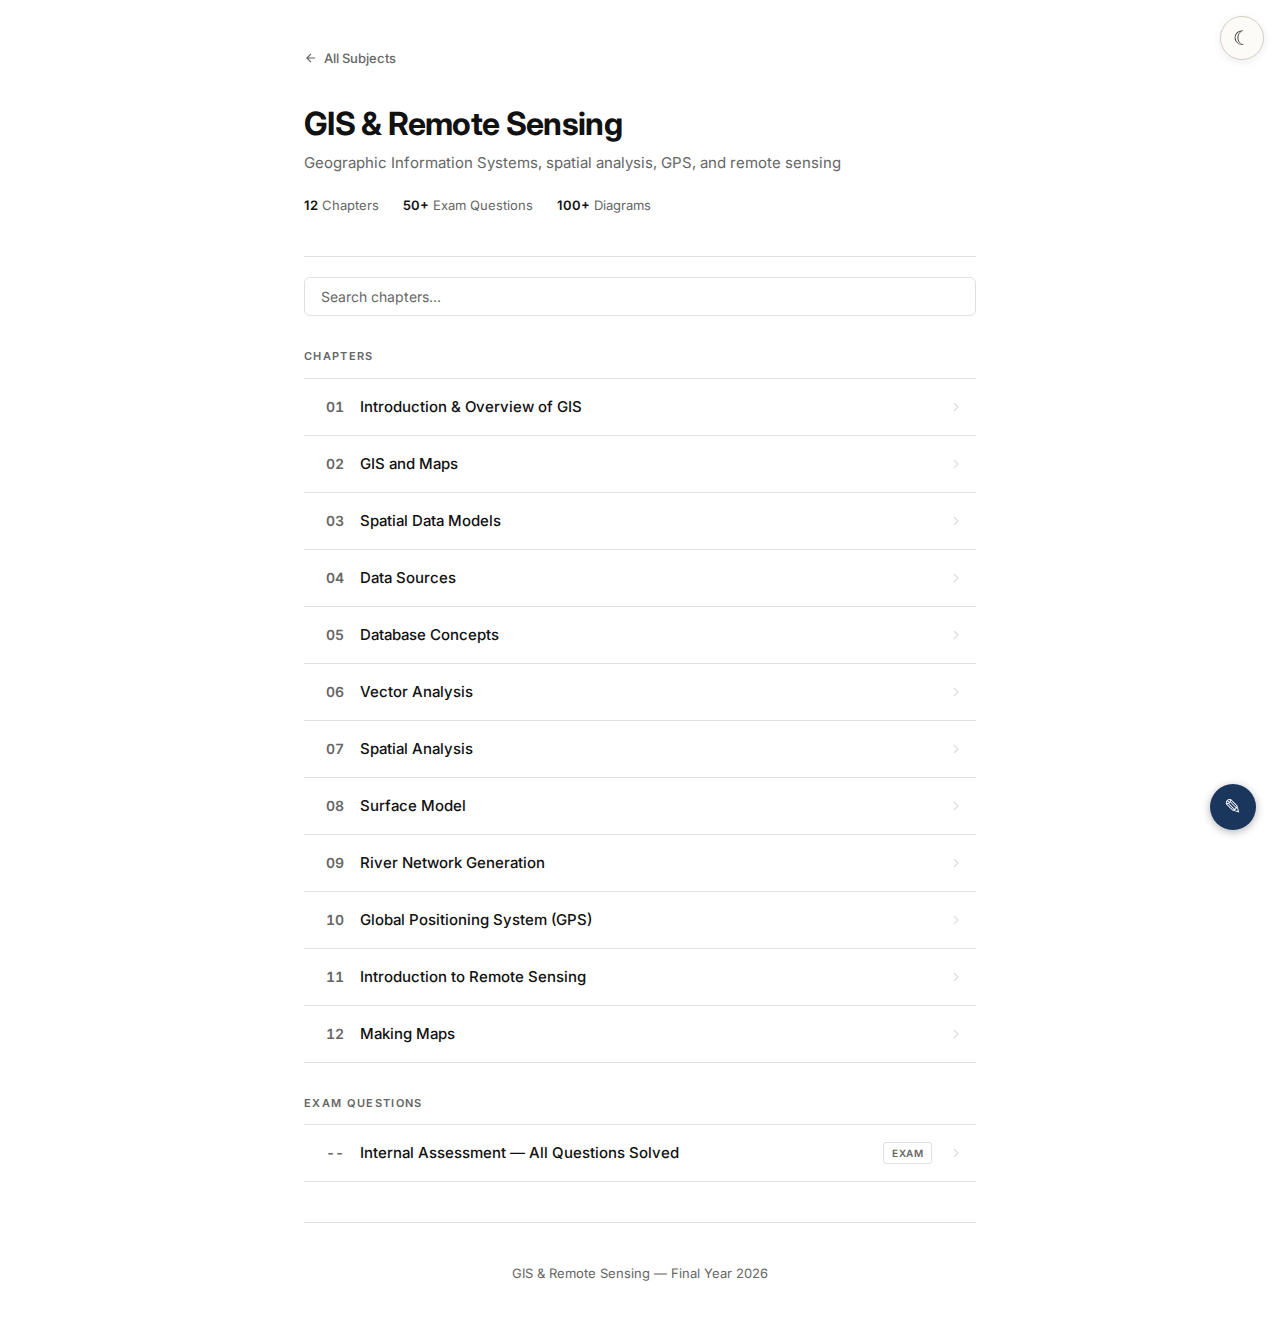
<file: study/gis/index.html>
<!DOCTYPE html>
<html lang="en">
<head>
  <meta charset="UTF-8">
  <meta name="viewport" content="width=device-width, initial-scale=1.0">
  <title>GIS &amp; Remote Sensing &mdash; Study Guide</title>
  <link rel="stylesheet" href="../index-style.css">
</head>
<body>

<div class="container">
  <a href="../index.html" class="back-link">
    <svg viewBox="0 0 24 24" fill="none" stroke="currentColor" stroke-width="2"><path d="M19 12H5M12 19l-7-7 7-7"/></svg>
    All Subjects
  </a>

  <header class="page-header">
    <h1>GIS &amp; Remote Sensing</h1>
    <p class="subtitle">Geographic Information Systems, spatial analysis, GPS, and remote sensing</p>
    <div class="stats">
      <div><span>12</span> Chapters</div>
      <div><span>50+</span> Exam Questions</div>
      <div><span>100+</span> Diagrams</div>
    </div>
  </header>

  <div class="search-wrap">
    <input type="text" class="search-input" id="chapterSearch" placeholder="Search chapters..." autocomplete="off">
  </div>

  <div class="section-label">Chapters</div>
  <ul class="chapter-list" id="chapterList">
    <li><a href="chapter1.html" class="chapter-item" data-search="introduction overview gis software components spatial">
      <span class="ch-num">01</span>
      <span class="ch-title">Introduction &amp; Overview of GIS</span>
      <svg class="ch-arrow" width="16" height="16" viewBox="0 0 24 24" fill="none" stroke="currentColor" stroke-width="2"><path d="M9 18l6-6-6-6"/></svg>
    </a></li>
    <li><a href="chapter2.html" class="chapter-item" data-search="gis maps datums projections utm scale">
      <span class="ch-num">02</span>
      <span class="ch-title">GIS and Maps</span>
      <svg class="ch-arrow" width="16" height="16" viewBox="0 0 24 24" fill="none" stroke="currentColor" stroke-width="2"><path d="M9 18l6-6-6-6"/></svg>
    </a></li>
    <li><a href="chapter3.html" class="chapter-item" data-search="spatial data models raster vector topology tin">
      <span class="ch-num">03</span>
      <span class="ch-title">Spatial Data Models</span>
      <svg class="ch-arrow" width="16" height="16" viewBox="0 0 24 24" fill="none" stroke="currentColor" stroke-width="2"><path d="M9 18l6-6-6-6"/></svg>
    </a></li>
    <li><a href="chapter4.html" class="chapter-item" data-search="data sources digitizing scanning gps metadata">
      <span class="ch-num">04</span>
      <span class="ch-title">Data Sources</span>
      <svg class="ch-arrow" width="16" height="16" viewBox="0 0 24 24" fill="none" stroke="currentColor" stroke-width="2"><path d="M9 18l6-6-6-6"/></svg>
    </a></li>
    <li><a href="chapter5.html" class="chapter-item" data-search="database concepts relational dbms sql normalization">
      <span class="ch-num">05</span>
      <span class="ch-title">Database Concepts</span>
      <svg class="ch-arrow" width="16" height="16" viewBox="0 0 24 24" fill="none" stroke="currentColor" stroke-width="2"><path d="M9 18l6-6-6-6"/></svg>
    </a></li>
    <li><a href="chapter6.html" class="chapter-item" data-search="vector analysis buffer overlay clip intersect union">
      <span class="ch-num">06</span>
      <span class="ch-title">Vector Analysis</span>
      <svg class="ch-arrow" width="16" height="16" viewBox="0 0 24 24" fill="none" stroke="currentColor" stroke-width="2"><path d="M9 18l6-6-6-6"/></svg>
    </a></li>
    <li><a href="chapter7.html" class="chapter-item" data-search="spatial analysis interpolation idw spline raster">
      <span class="ch-num">07</span>
      <span class="ch-title">Spatial Analysis</span>
      <svg class="ch-arrow" width="16" height="16" viewBox="0 0 24 24" fill="none" stroke="currentColor" stroke-width="2"><path d="M9 18l6-6-6-6"/></svg>
    </a></li>
    <li><a href="chapter8.html" class="chapter-item" data-search="surface model dem tin dtm slope aspect">
      <span class="ch-num">08</span>
      <span class="ch-title">Surface Model</span>
      <svg class="ch-arrow" width="16" height="16" viewBox="0 0 24 24" fill="none" stroke="currentColor" stroke-width="2"><path d="M9 18l6-6-6-6"/></svg>
    </a></li>
    <li><a href="chapter9.html" class="chapter-item" data-search="river network generation watershed hydrological">
      <span class="ch-num">09</span>
      <span class="ch-title">River Network Generation</span>
      <svg class="ch-arrow" width="16" height="16" viewBox="0 0 24 24" fill="none" stroke="currentColor" stroke-width="2"><path d="M9 18l6-6-6-6"/></svg>
    </a></li>
    <li><a href="chapter10.html" class="chapter-item" data-search="global positioning system gps satellite dgps gnss">
      <span class="ch-num">10</span>
      <span class="ch-title">Global Positioning System (GPS)</span>
      <svg class="ch-arrow" width="16" height="16" viewBox="0 0 24 24" fill="none" stroke="currentColor" stroke-width="2"><path d="M9 18l6-6-6-6"/></svg>
    </a></li>
    <li><a href="chapter11.html" class="chapter-item" data-search="introduction remote sensing electromagnetic spectrum">
      <span class="ch-num">11</span>
      <span class="ch-title">Introduction to Remote Sensing</span>
      <svg class="ch-arrow" width="16" height="16" viewBox="0 0 24 24" fill="none" stroke="currentColor" stroke-width="2"><path d="M9 18l6-6-6-6"/></svg>
    </a></li>
    <li><a href="chapter12.html" class="chapter-item" data-search="making maps cartography design layout">
      <span class="ch-num">12</span>
      <span class="ch-title">Making Maps</span>
      <svg class="ch-arrow" width="16" height="16" viewBox="0 0 24 24" fill="none" stroke="currentColor" stroke-width="2"><path d="M9 18l6-6-6-6"/></svg>
    </a></li>
  </ul>

  <div class="section-label">Exam Questions</div>
  <ul class="chapter-list">
    <li><a href="exam-answers.html" class="chapter-item">
      <span class="ch-num">--</span>
      <span class="ch-title">Internal Assessment &mdash; All Questions Solved</span>
      <span class="ch-badge">Exam</span>
      <svg class="ch-arrow" width="16" height="16" viewBox="0 0 24 24" fill="none" stroke="currentColor" stroke-width="2"><path d="M9 18l6-6-6-6"/></svg>
    </a></li>
  </ul>

  <footer class="page-footer">
    <p>GIS &amp; Remote Sensing &mdash; Final Year 2026</p>
  </footer>
</div>

<script>
var search = document.getElementById('chapterSearch');
var items = document.querySelectorAll('#chapterList li');
search.addEventListener('input', function() {
  var q = search.value.toLowerCase();
  items.forEach(function(li) {
    var a = li.querySelector('.chapter-item');
    var text = ((a.dataset.search || '') + ' ' + a.textContent).toLowerCase();
    li.style.display = text.indexOf(q) !== -1 ? '' : 'none';
  });
});
</script>
<script src="../common.js"></script>
</body>
</html>
</file>
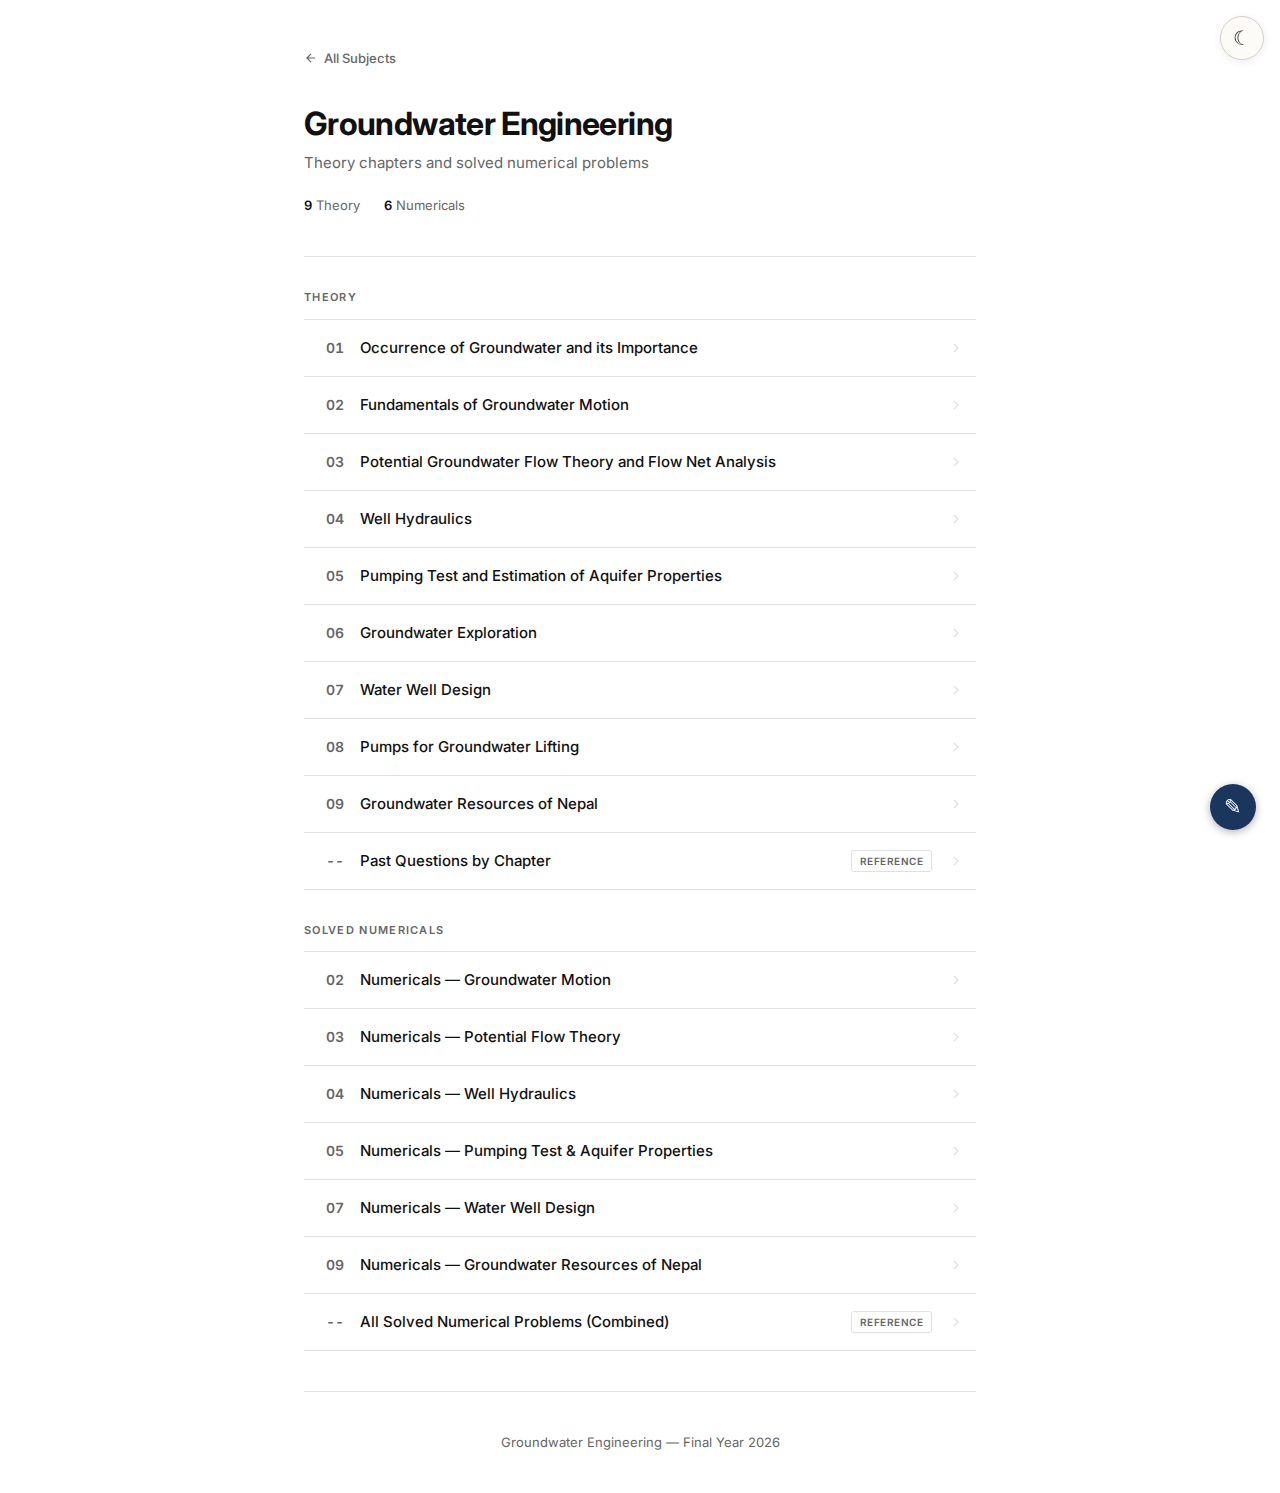
<file: study/gw/index.html>
<!DOCTYPE html>
<html lang="en">
<head>
  <meta charset="UTF-8">
  <meta name="viewport" content="width=device-width, initial-scale=1.0">
  <title>Groundwater Engineering &mdash; Study Guide</title>
  <link rel="stylesheet" href="../index-style.css">
</head>
<body>

<div class="container">
  <a href="../index.html" class="back-link">
    <svg viewBox="0 0 24 24" fill="none" stroke="currentColor" stroke-width="2"><path d="M19 12H5M12 19l-7-7 7-7"/></svg>
    All Subjects
  </a>

  <header class="page-header">
    <h1>Groundwater Engineering</h1>
    <p class="subtitle">Theory chapters and solved numerical problems</p>
    <div class="stats">
      <div><span>9</span> Theory</div>
      <div><span>6</span> Numericals</div>
    </div>
  </header>

  <div class="section-label">Theory</div>
  <ul class="chapter-list">
    <li><a href="Theory/chapter1_groundwater.html" class="chapter-item">
      <span class="ch-num">01</span>
      <span class="ch-title">Occurrence of Groundwater and its Importance</span>
      <svg class="ch-arrow" width="16" height="16" viewBox="0 0 24 24" fill="none" stroke="currentColor" stroke-width="2"><path d="M9 18l6-6-6-6"/></svg>
    </a></li>
    <li><a href="Theory/chapter2_groundwater_motion.html" class="chapter-item">
      <span class="ch-num">02</span>
      <span class="ch-title">Fundamentals of Groundwater Motion</span>
      <svg class="ch-arrow" width="16" height="16" viewBox="0 0 24 24" fill="none" stroke="currentColor" stroke-width="2"><path d="M9 18l6-6-6-6"/></svg>
    </a></li>
    <li><a href="Theory/chapter3_flow_theory.html" class="chapter-item">
      <span class="ch-num">03</span>
      <span class="ch-title">Potential Groundwater Flow Theory and Flow Net Analysis</span>
      <svg class="ch-arrow" width="16" height="16" viewBox="0 0 24 24" fill="none" stroke="currentColor" stroke-width="2"><path d="M9 18l6-6-6-6"/></svg>
    </a></li>
    <li><a href="Theory/chapter4_well_hydraulics_old.html" class="chapter-item">
      <span class="ch-num">04</span>
      <span class="ch-title">Well Hydraulics</span>
      <svg class="ch-arrow" width="16" height="16" viewBox="0 0 24 24" fill="none" stroke="currentColor" stroke-width="2"><path d="M9 18l6-6-6-6"/></svg>
    </a></li>
    <li><a href="Theory/chapter5_pumping_test.html" class="chapter-item">
      <span class="ch-num">05</span>
      <span class="ch-title">Pumping Test and Estimation of Aquifer Properties</span>
      <svg class="ch-arrow" width="16" height="16" viewBox="0 0 24 24" fill="none" stroke="currentColor" stroke-width="2"><path d="M9 18l6-6-6-6"/></svg>
    </a></li>
    <li><a href="Theory/chapter6_groundwater_exploration.html" class="chapter-item">
      <span class="ch-num">06</span>
      <span class="ch-title">Groundwater Exploration</span>
      <svg class="ch-arrow" width="16" height="16" viewBox="0 0 24 24" fill="none" stroke="currentColor" stroke-width="2"><path d="M9 18l6-6-6-6"/></svg>
    </a></li>
    <li><a href="Theory/chapter7_water_well_design.html" class="chapter-item">
      <span class="ch-num">07</span>
      <span class="ch-title">Water Well Design</span>
      <svg class="ch-arrow" width="16" height="16" viewBox="0 0 24 24" fill="none" stroke="currentColor" stroke-width="2"><path d="M9 18l6-6-6-6"/></svg>
    </a></li>
    <li><a href="Theory/chapter8_pumps.html" class="chapter-item">
      <span class="ch-num">08</span>
      <span class="ch-title">Pumps for Groundwater Lifting</span>
      <svg class="ch-arrow" width="16" height="16" viewBox="0 0 24 24" fill="none" stroke="currentColor" stroke-width="2"><path d="M9 18l6-6-6-6"/></svg>
    </a></li>
    <li><a href="Theory/chapter9_groundwater_nepal.html" class="chapter-item">
      <span class="ch-num">09</span>
      <span class="ch-title">Groundwater Resources of Nepal</span>
      <svg class="ch-arrow" width="16" height="16" viewBox="0 0 24 24" fill="none" stroke="currentColor" stroke-width="2"><path d="M9 18l6-6-6-6"/></svg>
    </a></li>
    <li><a href="Theory/groundwater_questions_by_chapter.html" class="chapter-item">
      <span class="ch-num">--</span>
      <span class="ch-title">Past Questions by Chapter</span>
      <span class="ch-badge">Reference</span>
      <svg class="ch-arrow" width="16" height="16" viewBox="0 0 24 24" fill="none" stroke="currentColor" stroke-width="2"><path d="M9 18l6-6-6-6"/></svg>
    </a></li>
  </ul>

  <div class="section-label">Solved Numericals</div>
  <ul class="chapter-list">
    <li><a href="Numerical/chapter2.html" class="chapter-item">
      <span class="ch-num">02</span>
      <span class="ch-title">Numericals &mdash; Groundwater Motion</span>
      <svg class="ch-arrow" width="16" height="16" viewBox="0 0 24 24" fill="none" stroke="currentColor" stroke-width="2"><path d="M9 18l6-6-6-6"/></svg>
    </a></li>
    <li><a href="Numerical/chapter3.html" class="chapter-item">
      <span class="ch-num">03</span>
      <span class="ch-title">Numericals &mdash; Potential Flow Theory</span>
      <svg class="ch-arrow" width="16" height="16" viewBox="0 0 24 24" fill="none" stroke="currentColor" stroke-width="2"><path d="M9 18l6-6-6-6"/></svg>
    </a></li>
    <li><a href="Numerical/chapter4.html" class="chapter-item">
      <span class="ch-num">04</span>
      <span class="ch-title">Numericals &mdash; Well Hydraulics</span>
      <svg class="ch-arrow" width="16" height="16" viewBox="0 0 24 24" fill="none" stroke="currentColor" stroke-width="2"><path d="M9 18l6-6-6-6"/></svg>
    </a></li>
    <li><a href="Numerical/chapter5.html" class="chapter-item">
      <span class="ch-num">05</span>
      <span class="ch-title">Numericals &mdash; Pumping Test &amp; Aquifer Properties</span>
      <svg class="ch-arrow" width="16" height="16" viewBox="0 0 24 24" fill="none" stroke="currentColor" stroke-width="2"><path d="M9 18l6-6-6-6"/></svg>
    </a></li>
    <li><a href="Numerical/chapter7.html" class="chapter-item">
      <span class="ch-num">07</span>
      <span class="ch-title">Numericals &mdash; Water Well Design</span>
      <svg class="ch-arrow" width="16" height="16" viewBox="0 0 24 24" fill="none" stroke="currentColor" stroke-width="2"><path d="M9 18l6-6-6-6"/></svg>
    </a></li>
    <li><a href="Numerical/chapter9.html" class="chapter-item">
      <span class="ch-num">09</span>
      <span class="ch-title">Numericals &mdash; Groundwater Resources of Nepal</span>
      <svg class="ch-arrow" width="16" height="16" viewBox="0 0 24 24" fill="none" stroke="currentColor" stroke-width="2"><path d="M9 18l6-6-6-6"/></svg>
    </a></li>
    <li><a href="Theory/numericals_solved.html" class="chapter-item">
      <span class="ch-num">--</span>
      <span class="ch-title">All Solved Numerical Problems (Combined)</span>
      <span class="ch-badge">Reference</span>
      <svg class="ch-arrow" width="16" height="16" viewBox="0 0 24 24" fill="none" stroke="currentColor" stroke-width="2"><path d="M9 18l6-6-6-6"/></svg>
    </a></li>
  </ul>

  <footer class="page-footer">
    <p>Groundwater Engineering &mdash; Final Year 2026</p>
  </footer>
</div>

<script src="../common.js"></script>
</body>
</html>
</file>
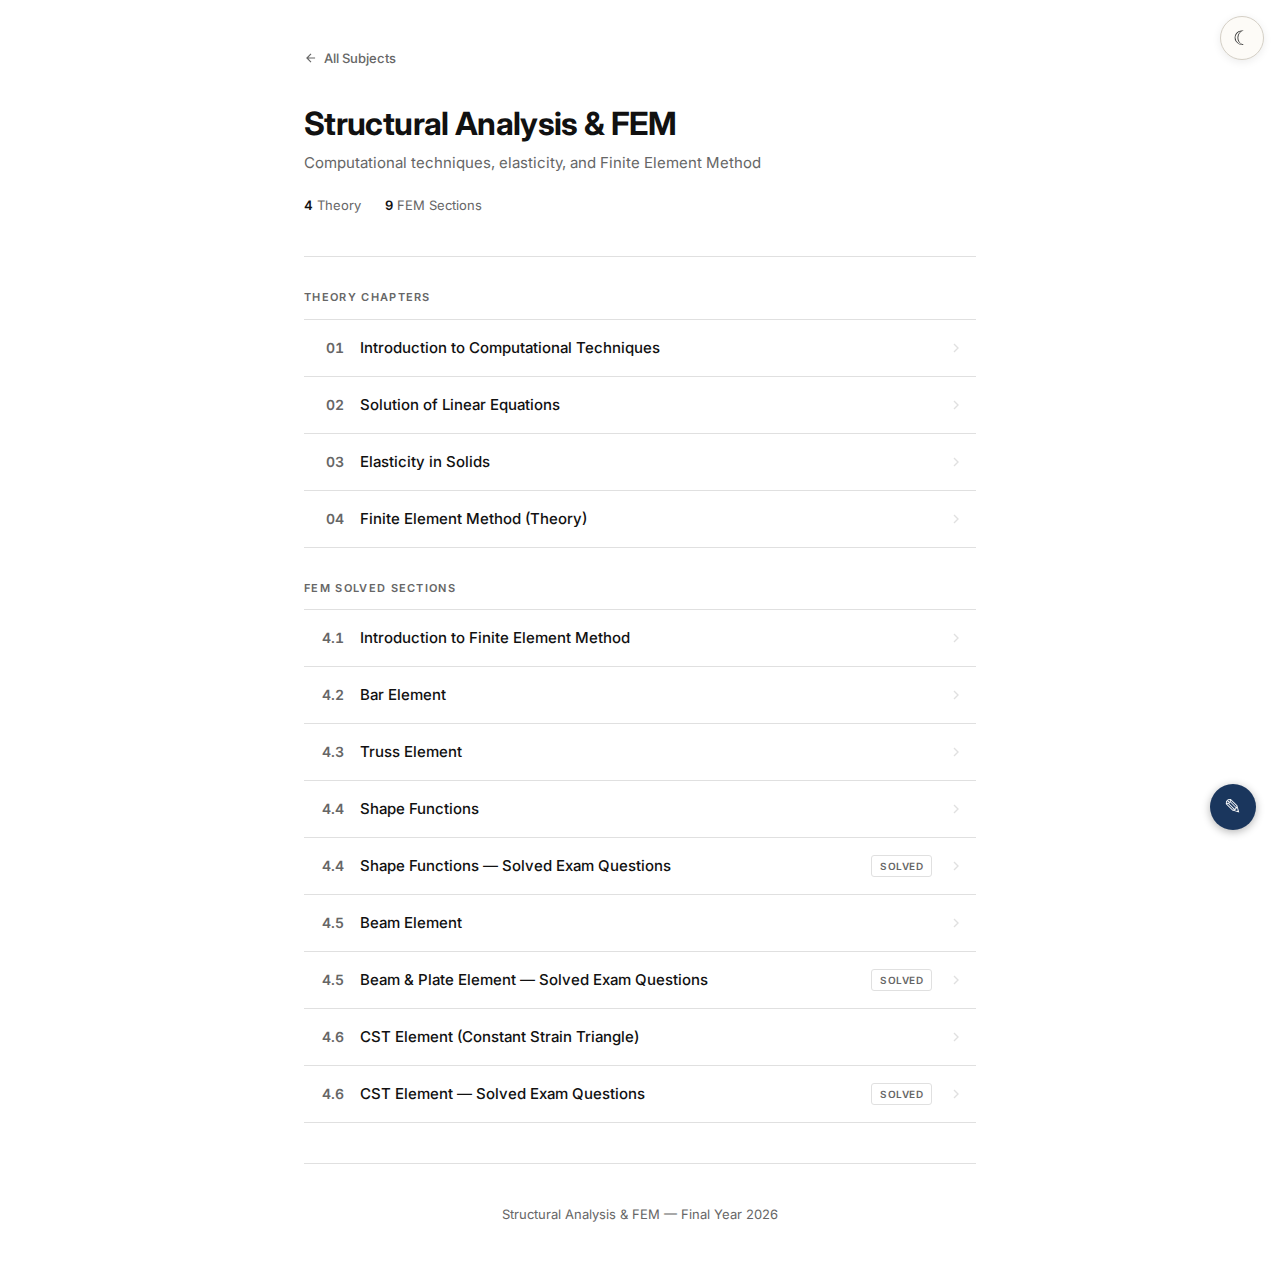
<file: study/Structure/index.html>
<!DOCTYPE html>
<html lang="en">
<head>
  <meta charset="UTF-8">
  <meta name="viewport" content="width=device-width, initial-scale=1.0">
  <title>Structural Analysis &amp; FEM &mdash; Study Guide</title>
  <link rel="stylesheet" href="../index-style.css">
</head>
<body>

<div class="container">
  <a href="../index.html" class="back-link">
    <svg viewBox="0 0 24 24" fill="none" stroke="currentColor" stroke-width="2"><path d="M19 12H5M12 19l-7-7 7-7"/></svg>
    All Subjects
  </a>

  <header class="page-header">
    <h1>Structural Analysis &amp; FEM</h1>
    <p class="subtitle">Computational techniques, elasticity, and Finite Element Method</p>
    <div class="stats">
      <div><span>4</span> Theory</div>
      <div><span>9</span> FEM Sections</div>
    </div>
  </header>

  <div class="section-label">Theory Chapters</div>
  <ul class="chapter-list">
    <li><a href="chapter1_the.html" class="chapter-item">
      <span class="ch-num">01</span>
      <span class="ch-title">Introduction to Computational Techniques</span>
      <svg class="ch-arrow" width="16" height="16" viewBox="0 0 24 24" fill="none" stroke="currentColor" stroke-width="2"><path d="M9 18l6-6-6-6"/></svg>
    </a></li>
    <li><a href="chapter2.html" class="chapter-item">
      <span class="ch-num">02</span>
      <span class="ch-title">Solution of Linear Equations</span>
      <svg class="ch-arrow" width="16" height="16" viewBox="0 0 24 24" fill="none" stroke="currentColor" stroke-width="2"><path d="M9 18l6-6-6-6"/></svg>
    </a></li>
    <li><a href="chapter3thr.html" class="chapter-item">
      <span class="ch-num">03</span>
      <span class="ch-title">Elasticity in Solids</span>
      <svg class="ch-arrow" width="16" height="16" viewBox="0 0 24 24" fill="none" stroke="currentColor" stroke-width="2"><path d="M9 18l6-6-6-6"/></svg>
    </a></li>
    <li><a href="chapter4the.html" class="chapter-item">
      <span class="ch-num">04</span>
      <span class="ch-title">Finite Element Method (Theory)</span>
      <svg class="ch-arrow" width="16" height="16" viewBox="0 0 24 24" fill="none" stroke="currentColor" stroke-width="2"><path d="M9 18l6-6-6-6"/></svg>
    </a></li>
  </ul>

  <div class="section-label">FEM Solved Sections</div>
  <ul class="chapter-list">
    <li><a href="4.1_Introduction-_FEM.html" class="chapter-item">
      <span class="ch-num">4.1</span>
      <span class="ch-title">Introduction to Finite Element Method</span>
      <svg class="ch-arrow" width="16" height="16" viewBox="0 0 24 24" fill="none" stroke="currentColor" stroke-width="2"><path d="M9 18l6-6-6-6"/></svg>
    </a></li>
    <li><a href="4.2_Bar_Element.html" class="chapter-item">
      <span class="ch-num">4.2</span>
      <span class="ch-title">Bar Element</span>
      <svg class="ch-arrow" width="16" height="16" viewBox="0 0 24 24" fill="none" stroke="currentColor" stroke-width="2"><path d="M9 18l6-6-6-6"/></svg>
    </a></li>
    <li><a href="4.3_Truss_Element.html" class="chapter-item">
      <span class="ch-num">4.3</span>
      <span class="ch-title">Truss Element</span>
      <svg class="ch-arrow" width="16" height="16" viewBox="0 0 24 24" fill="none" stroke="currentColor" stroke-width="2"><path d="M9 18l6-6-6-6"/></svg>
    </a></li>
    <li><a href="4.4_Shape_Functions.html" class="chapter-item">
      <span class="ch-num">4.4</span>
      <span class="ch-title">Shape Functions</span>
      <svg class="ch-arrow" width="16" height="16" viewBox="0 0 24 24" fill="none" stroke="currentColor" stroke-width="2"><path d="M9 18l6-6-6-6"/></svg>
    </a></li>
    <li><a href="4.4_Shape_Functions_Solved_Questions_backup.html" class="chapter-item">
      <span class="ch-num">4.4</span>
      <span class="ch-title">Shape Functions &mdash; Solved Exam Questions</span>
      <span class="ch-badge">Solved</span>
      <svg class="ch-arrow" width="16" height="16" viewBox="0 0 24 24" fill="none" stroke="currentColor" stroke-width="2"><path d="M9 18l6-6-6-6"/></svg>
    </a></li>
    <li><a href="4.5_Beam_Element.html" class="chapter-item">
      <span class="ch-num">4.5</span>
      <span class="ch-title">Beam Element</span>
      <svg class="ch-arrow" width="16" height="16" viewBox="0 0 24 24" fill="none" stroke="currentColor" stroke-width="2"><path d="M9 18l6-6-6-6"/></svg>
    </a></li>
    <li><a href="4.5_Beam_Element_Solved_Questions.html" class="chapter-item">
      <span class="ch-num">4.5</span>
      <span class="ch-title">Beam &amp; Plate Element &mdash; Solved Exam Questions</span>
      <span class="ch-badge">Solved</span>
      <svg class="ch-arrow" width="16" height="16" viewBox="0 0 24 24" fill="none" stroke="currentColor" stroke-width="2"><path d="M9 18l6-6-6-6"/></svg>
    </a></li>
    <li><a href="4.6_CST_Element.html" class="chapter-item">
      <span class="ch-num">4.6</span>
      <span class="ch-title">CST Element (Constant Strain Triangle)</span>
      <svg class="ch-arrow" width="16" height="16" viewBox="0 0 24 24" fill="none" stroke="currentColor" stroke-width="2"><path d="M9 18l6-6-6-6"/></svg>
    </a></li>
    <li><a href="4.6_CST_Element_Solved_Questions.html" class="chapter-item">
      <span class="ch-num">4.6</span>
      <span class="ch-title">CST Element &mdash; Solved Exam Questions</span>
      <span class="ch-badge">Solved</span>
      <svg class="ch-arrow" width="16" height="16" viewBox="0 0 24 24" fill="none" stroke="currentColor" stroke-width="2"><path d="M9 18l6-6-6-6"/></svg>
    </a></li>
  </ul>

  <footer class="page-footer">
    <p>Structural Analysis &amp; FEM &mdash; Final Year 2026</p>
  </footer>
</div>

<script src="annotate.js"></script>
<script src="../common.js"></script>
</body>
</html>
</file>
<file: css/flaticon.css>
/*
  	Flaticon icon font: Flaticon
  	*/


@font-face {
  font-family: "Flaticon";
  src: url("../fonts/flaticon/font/Flaticon.eot");
  src: url("../fonts/flaticon/font/Flaticon.eot?#iefix") format("embedded-opentype"),
       url("../fonts/flaticon/font/Flaticon.woff") format("woff"),
       url("../fonts/flaticon/font/Flaticon.ttf") format("truetype"),
       url("../fonts/flaticon/font/Flaticon.svg#Flaticon") format("svg");
  font-weight: normal;
  font-style: normal;
}

@media screen and (-webkit-min-device-pixel-ratio:0) {
  @font-face {
    font-family: "Flaticon";
    src: url("../fonts/flaticon/font/Flaticon.svg#Flaticon") format("svg");
  }
}

[class^="flaticon-"]:before, [class*=" flaticon-"]:before,
[class^="flaticon-"]:after, [class*=" flaticon-"]:after {   
  font-family: Flaticon;
  font-style: normal;
  font-weight: normal;
  font-variant: normal;
  text-transform: none;
  line-height: 1;

  /* Better Font Rendering =========== */
  -webkit-font-smoothing: antialiased;
  -moz-osx-font-smoothing: grayscale;
}

.flaticon-ideas:before { content: "\f100"; }
.flaticon-flasks:before { content: "\f101"; }
.flaticon-analysis:before { content: "\f102"; }
.flaticon-ux-design:before { content: "\f103"; }
.flaticon-web-design:before { content: "\f104"; }
.flaticon-idea:before { content: "\f105"; }
.flaticon-innovation:before { content: "\f106"; }
</file>
<file: css/icomoon.css>
@font-face {
  font-family: 'icomoon';
  src:  url('../fonts/icomoon/icomoon.eot?6tt51o');
  src:  url('../fonts/icomoon/icomoon.eot?6tt51o#iefix') format('embedded-opentype'),
    url('../fonts/icomoon/icomoon.ttf?6tt51o') format('truetype'),
    url('../fonts/icomoon/icomoon.woff?6tt51o') format('woff'),
    url('../fonts/icomoon/icomoon.svg?6tt51o#icomoon') format('svg');
  font-weight: normal;
  font-style: normal;
}

[class^="icon-"], [class*=" icon-"] {
  /* use !important to prevent issues with browser extensions that change fonts */
  font-family: 'icomoon' !important;
  speak: none;
  font-style: normal;
  font-weight: normal;
  font-variant: normal;
  text-transform: none;
  line-height: 1;

  /* Better Font Rendering =========== */
  -webkit-font-smoothing: antialiased;
  -moz-osx-font-smoothing: grayscale;
}

.icon-asterisk:before {
  content: "\f069";
}
.icon-plus:before {
  content: "\f067";
}
.icon-question:before {
  content: "\f128";
}
.icon-minus:before {
  content: "\f068";
}
.icon-glass:before {
  content: "\f000";
}
.icon-music:before {
  content: "\f001";
}
.icon-search:before {
  content: "\f002";
}
.icon-envelope-o:before {
  content: "\f003";
}
.icon-heart:before {
  content: "\f004";
}
.icon-star:before {
  content: "\f005";
}
.icon-star-o:before {
  content: "\f006";
}
.icon-user:before {
  content: "\f007";
}
.icon-film:before {
  content: "\f008";
}
.icon-th-large:before {
  content: "\f009";
}
.icon-th:before {
  content: "\f00a";
}
.icon-th-list:before {
  content: "\f00b";
}
.icon-check:before {
  content: "\f00c";
}
.icon-close:before {
  content: "\f00d";
}
.icon-remove:before {
  content: "\f00d";
}
.icon-times:before {
  content: "\f00d";
}
.icon-search-plus:before {
  content: "\f00e";
}
.icon-search-minus:before {
  content: "\f010";
}
.icon-power-off:before {
  content: "\f011";
}
.icon-signal:before {
  content: "\f012";
}
.icon-cog:before {
  content: "\f013";
}
.icon-gear:before {
  content: "\f013";
}
.icon-trash-o:before {
  content: "\f014";
}
.icon-home:before {
  content: "\f015";
}
.icon-file-o:before {
  content: "\f016";
}
.icon-clock-o:before {
  content: "\f017";
}
.icon-road:before {
  content: "\f018";
}
.icon-download:before {
  content: "\f019";
}
.icon-arrow-circle-o-down:before {
  content: "\f01a";
}
.icon-arrow-circle-o-up:before {
  content: "\f01b";
}
.icon-inbox:before {
  content: "\f01c";
}
.icon-play-circle-o:before {
  content: "\f01d";
}
.icon-repeat:before {
  content: "\f01e";
}
.icon-rotate-right:before {
  content: "\f01e";
}
.icon-refresh:before {
  content: "\f021";
}
.icon-list-alt:before {
  content: "\f022";
}
.icon-lock:before {
  content: "\f023";
}
.icon-flag:before {
  content: "\f024";
}
.icon-headphones:before {
  content: "\f025";
}
.icon-volume-off:before {
  content: "\f026";
}
.icon-volume-down:before {
  content: "\f027";
}
.icon-volume-up:before {
  content: "\f028";
}
.icon-qrcode:before {
  content: "\f029";
}
.icon-barcode:before {
  content: "\f02a";
}
.icon-tag:before {
  content: "\f02b";
}
.icon-tags:before {
  content: "\f02c";
}
.icon-book:before {
  content: "\f02d";
}
.icon-bookmark:before {
  content: "\f02e";
}
.icon-print:before {
  content: "\f02f";
}
.icon-camera:before {
  content: "\f030";
}
.icon-font:before {
  content: "\f031";
}
.icon-bold:before {
  content: "\f032";
}
.icon-italic:before {
  content: "\f033";
}
.icon-text-height:before {
  content: "\f034";
}
.icon-text-width:before {
  content: "\f035";
}
.icon-align-left:before {
  content: "\f036";
}
.icon-align-center:before {
  content: "\f037";
}
.icon-align-right:before {
  content: "\f038";
}
.icon-align-justify:before {
  content: "\f039";
}
.icon-list:before {
  content: "\f03a";
}
.icon-dedent:before {
  content: "\f03b";
}
.icon-outdent:before {
  content: "\f03b";
}
.icon-indent:before {
  content: "\f03c";
}
.icon-video-camera:before {
  content: "\f03d";
}
.icon-image:before {
  content: "\f03e";
}
.icon-photo:before {
  content: "\f03e";
}
.icon-picture-o:before {
  content: "\f03e";
}
.icon-pencil:before {
  content: "\f040";
}
.icon-map-marker:before {
  content: "\f041";
}
.icon-adjust:before {
  content: "\f042";
}
.icon-tint:before {
  content: "\f043";
}
.icon-edit:before {
  content: "\f044";
}
.icon-pencil-square-o:before {
  content: "\f044";
}
.icon-share-square-o:before {
  content: "\f045";
}
.icon-check-square-o:before {
  content: "\f046";
}
.icon-arrows:before {
  content: "\f047";
}
.icon-step-backward:before {
  content: "\f048";
}
.icon-fast-backward:before {
  content: "\f049";
}
.icon-backward:before {
  content: "\f04a";
}
.icon-play:before {
  content: "\f04b";
}
.icon-pause:before {
  content: "\f04c";
}
.icon-stop:before {
  content: "\f04d";
}
.icon-forward:before {
  content: "\f04e";
}
.icon-fast-forward:before {
  content: "\f050";
}
.icon-step-forward:before {
  content: "\f051";
}
.icon-eject:before {
  content: "\f052";
}
.icon-chevron-left:before {
  content: "\f053";
}
.icon-chevron-right:before {
  content: "\f054";
}
.icon-plus-circle:before {
  content: "\f055";
}
.icon-minus-circle:before {
  content: "\f056";
}
.icon-times-circle:before {
  content: "\f057";
}
.icon-check-circle:before {
  content: "\f058";
}
.icon-question-circle:before {
  content: "\f059";
}
.icon-info-circle:before {
  content: "\f05a";
}
.icon-crosshairs:before {
  content: "\f05b";
}
.icon-times-circle-o:before {
  content: "\f05c";
}
.icon-check-circle-o:before {
  content: "\f05d";
}
.icon-ban:before {
  content: "\f05e";
}
.icon-arrow-left:before {
  content: "\f060";
}
.icon-arrow-right:before {
  content: "\f061";
}
.icon-arrow-up:before {
  content: "\f062";
}
.icon-arrow-down:before {
  content: "\f063";
}
.icon-mail-forward:before {
  content: "\f064";
}
.icon-share:before {
  content: "\f064";
}
.icon-expand:before {
  content: "\f065";
}
.icon-compress:before {
  content: "\f066";
}
.icon-exclamation-circle:before {
  content: "\f06a";
}
.icon-gift:before {
  content: "\f06b";
}
.icon-leaf:before {
  content: "\f06c";
}
.icon-fire:before {
  content: "\f06d";
}
.icon-eye:before {
  content: "\f06e";
}
.icon-eye-slash:before {
  content: "\f070";
}
.icon-exclamation-triangle:before {
  content: "\f071";
}
.icon-warning:before {
  content: "\f071";
}
.icon-plane:before {
  content: "\f072";
}
.icon-calendar:before {
  content: "\f073";
}
.icon-random:before {
  content: "\f074";
}
.icon-comment:before {
  content: "\f075";
}
.icon-magnet:before {
  content: "\f076";
}
.icon-chevron-up:before {
  content: "\f077";
}
.icon-chevron-down:before {
  content: "\f078";
}
.icon-retweet:before {
  content: "\f079";
}
.icon-shopping-cart:before {
  content: "\f07a";
}
.icon-folder:before {
  content: "\f07b";
}
.icon-folder-open:before {
  content: "\f07c";
}
.icon-arrows-v:before {
  content: "\f07d";
}
.icon-arrows-h:before {
  content: "\f07e";
}
.icon-bar-chart:before {
  content: "\f080";
}
.icon-bar-chart-o:before {
  content: "\f080";
}
.icon-twitter-square:before {
  content: "\f081";
}
.icon-facebook-square:before {
  content: "\f082";
}
.icon-camera-retro:before {
  content: "\f083";
}
.icon-key:before {
  content: "\f084";
}
.icon-cogs:before {
  content: "\f085";
}
.icon-gears:before {
  content: "\f085";
}
.icon-comments:before {
  content: "\f086";
}
.icon-thumbs-o-up:before {
  content: "\f087";
}
.icon-thumbs-o-down:before {
  content: "\f088";
}
.icon-star-half:before {
  content: "\f089";
}
.icon-heart-o:before {
  content: "\f08a";
}
.icon-sign-out:before {
  content: "\f08b";
}
.icon-linkedin-square:before {
  content: "\f08c";
}
.icon-thumb-tack:before {
  content: "\f08d";
}
.icon-external-link:before {
  content: "\f08e";
}
.icon-sign-in:before {
  content: "\f090";
}
.icon-trophy:before {
  content: "\f091";
}
.icon-github-square:before {
  content: "\f092";
}
.icon-upload:before {
  content: "\f093";
}
.icon-lemon-o:before {
  content: "\f094";
}
.icon-phone:before {
  content: "\f095";
}
.icon-square-o:before {
  content: "\f096";
}
.icon-bookmark-o:before {
  content: "\f097";
}
.icon-phone-square:before {
  content: "\f098";
}
.icon-twitter:before {
  content: "\f099";
}
.icon-facebook:before {
  content: "\f09a";
}
.icon-facebook-f:before {
  content: "\f09a";
}
.icon-github:before {
  content: "\f09b";
}
.icon-unlock:before {
  content: "\f09c";
}
.icon-credit-card:before {
  content: "\f09d";
}
.icon-feed:before {
  content: "\f09e";
}
.icon-rss:before {
  content: "\f09e";
}
.icon-hdd-o:before {
  content: "\f0a0";
}
.icon-bullhorn:before {
  content: "\f0a1";
}
.icon-bell-o:before {
  content: "\f0a2";
}
.icon-certificate:before {
  content: "\f0a3";
}
.icon-hand-o-right:before {
  content: "\f0a4";
}
.icon-hand-o-left:before {
  content: "\f0a5";
}
.icon-hand-o-up:before {
  content: "\f0a6";
}
.icon-hand-o-down:before {
  content: "\f0a7";
}
.icon-arrow-circle-left:before {
  content: "\f0a8";
}
.icon-arrow-circle-right:before {
  content: "\f0a9";
}
.icon-arrow-circle-up:before {
  content: "\f0aa";
}
.icon-arrow-circle-down:before {
  content: "\f0ab";
}
.icon-globe:before {
  content: "\f0ac";
}
.icon-wrench:before {
  content: "\f0ad";
}
.icon-tasks:before {
  content: "\f0ae";
}
.icon-filter:before {
  content: "\f0b0";
}
.icon-briefcase:before {
  content: "\f0b1";
}
.icon-arrows-alt:before {
  content: "\f0b2";
}
.icon-group:before {
  content: "\f0c0";
}
.icon-users:before {
  content: "\f0c0";
}
.icon-chain:before {
  content: "\f0c1";
}
.icon-link:before {
  content: "\f0c1";
}
.icon-cloud:before {
  content: "\f0c2";
}
.icon-flask:before {
  content: "\f0c3";
}
.icon-cut:before {
  content: "\f0c4";
}
.icon-scissors:before {
  content: "\f0c4";
}
.icon-copy:before {
  content: "\f0c5";
}
.icon-files-o:before {
  content: "\f0c5";
}
.icon-paperclip:before {
  content: "\f0c6";
}
.icon-floppy-o:before {
  content: "\f0c7";
}
.icon-save:before {
  content: "\f0c7";
}
.icon-square:before {
  content: "\f0c8";
}
.icon-bars:before {
  content: "\f0c9";
}
.icon-navicon:before {
  content: "\f0c9";
}
.icon-reorder:before {
  content: "\f0c9";
}
.icon-list-ul:before {
  content: "\f0ca";
}
.icon-list-ol:before {
  content: "\f0cb";
}
.icon-strikethrough:before {
  content: "\f0cc";
}
.icon-underline:before {
  content: "\f0cd";
}
.icon-table:before {
  content: "\f0ce";
}
.icon-magic:before {
  content: "\f0d0";
}
.icon-truck:before {
  content: "\f0d1";
}
.icon-pinterest:before {
  content: "\f0d2";
}
.icon-pinterest-square:before {
  content: "\f0d3";
}
.icon-google-plus-square:before {
  content: "\f0d4";
}
.icon-google-plus:before {
  content: "\f0d5";
}
.icon-money:before {
  content: "\f0d6";
}
.icon-caret-down:before {
  content: "\f0d7";
}
.icon-caret-up:before {
  content: "\f0d8";
}
.icon-caret-left:before {
  content: "\f0d9";
}
.icon-caret-right:before {
  content: "\f0da";
}
.icon-columns:before {
  content: "\f0db";
}
.icon-sort:before {
  content: "\f0dc";
}
.icon-unsorted:before {
  content: "\f0dc";
}
.icon-sort-desc:before {
  content: "\f0dd";
}
.icon-sort-down:before {
  content: "\f0dd";
}
.icon-sort-asc:before {
  content: "\f0de";
}
.icon-sort-up:before {
  content: "\f0de";
}
.icon-envelope:before {
  content: "\f0e0";
}
.icon-linkedin:before {
  content: "\f0e1";
}
.icon-rotate-left:before {
  content: "\f0e2";
}
.icon-undo:before {
  content: "\f0e2";
}
.icon-gavel:before {
  content: "\f0e3";
}
.icon-legal:before {
  content: "\f0e3";
}
.icon-dashboard:before {
  content: "\f0e4";
}
.icon-tachometer:before {
  content: "\f0e4";
}
.icon-comment-o:before {
  content: "\f0e5";
}
.icon-comments-o:before {
  content: "\f0e6";
}
.icon-bolt:before {
  content: "\f0e7";
}
.icon-flash:before {
  content: "\f0e7";
}
.icon-sitemap:before {
  content: "\f0e8";
}
.icon-umbrella:before {
  content: "\f0e9";
}
.icon-clipboard:before {
  content: "\f0ea";
}
.icon-paste:before {
  content: "\f0ea";
}
.icon-lightbulb-o:before {
  content: "\f0eb";
}
.icon-exchange:before {
  content: "\f0ec";
}
.icon-cloud-download:before {
  content: "\f0ed";
}
.icon-cloud-upload:before {
  content: "\f0ee";
}
.icon-user-md:before {
  content: "\f0f0";
}
.icon-stethoscope:before {
  content: "\f0f1";
}
.icon-suitcase:before {
  content: "\f0f2";
}
.icon-bell:before {
  content: "\f0f3";
}
.icon-coffee:before {
  content: "\f0f4";
}
.icon-cutlery:before {
  content: "\f0f5";
}
.icon-file-text-o:before {
  content: "\f0f6";
}
.icon-building-o:before {
  content: "\f0f7";
}
.icon-hospital-o:before {
  content: "\f0f8";
}
.icon-ambulance:before {
  content: "\f0f9";
}
.icon-medkit:before {
  content: "\f0fa";
}
.icon-fighter-jet:before {
  content: "\f0fb";
}
.icon-beer:before {
  content: "\f0fc";
}
.icon-h-square:before {
  content: "\f0fd";
}
.icon-plus-square:before {
  content: "\f0fe";
}
.icon-angle-double-left:before {
  content: "\f100";
}
.icon-angle-double-right:before {
  content: "\f101";
}
.icon-angle-double-up:before {
  content: "\f102";
}
.icon-angle-double-down:before {
  content: "\f103";
}
.icon-angle-left:before {
  content: "\f104";
}
.icon-angle-right:before {
  content: "\f105";
}
.icon-angle-up:before {
  content: "\f106";
}
.icon-angle-down:before {
  content: "\f107";
}
.icon-desktop:before {
  content: "\f108";
}
.icon-laptop:before {
  content: "\f109";
}
.icon-tablet:before {
  content: "\f10a";
}
.icon-mobile:before {
  content: "\f10b";
}
.icon-mobile-phone:before {
  content: "\f10b";
}
.icon-circle-o:before {
  content: "\f10c";
}
.icon-quote-left:before {
  content: "\f10d";
}
.icon-quote-right:before {
  content: "\f10e";
}
.icon-spinner:before {
  content: "\f110";
}
.icon-circle:before {
  content: "\f111";
}
.icon-mail-reply:before {
  content: "\f112";
}
.icon-reply:before {
  content: "\f112";
}
.icon-github-alt:before {
  content: "\f113";
}
.icon-folder-o:before {
  content: "\f114";
}
.icon-folder-open-o:before {
  content: "\f115";
}
.icon-smile-o:before {
  content: "\f118";
}
.icon-frown-o:before {
  content: "\f119";
}
.icon-meh-o:before {
  content: "\f11a";
}
.icon-gamepad:before {
  content: "\f11b";
}
.icon-keyboard-o:before {
  content: "\f11c";
}
.icon-flag-o:before {
  content: "\f11d";
}
.icon-flag-checkered:before {
  content: "\f11e";
}
.icon-terminal:before {
  content: "\f120";
}
.icon-code:before {
  content: "\f121";
}
.icon-mail-reply-all:before {
  content: "\f122";
}
.icon-reply-all:before {
  content: "\f122";
}
.icon-star-half-empty:before {
  content: "\f123";
}
.icon-star-half-full:before {
  content: "\f123";
}
.icon-star-half-o:before {
  content: "\f123";
}
.icon-location-arrow:before {
  content: "\f124";
}
.icon-crop:before {
  content: "\f125";
}
.icon-code-fork:before {
  content: "\f126";
}
.icon-chain-broken:before {
  content: "\f127";
}
.icon-unlink:before {
  content: "\f127";
}
.icon-info:before {
  content: "\f129";
}
.icon-exclamation:before {
  content: "\f12a";
}
.icon-superscript:before {
  content: "\f12b";
}
.icon-subscript:before {
  content: "\f12c";
}
.icon-eraser:before {
  content: "\f12d";
}
.icon-puzzle-piece:before {
  content: "\f12e";
}
.icon-microphone:before {
  content: "\f130";
}
.icon-microphone-slash:before {
  content: "\f131";
}
.icon-shield:before {
  content: "\f132";
}
.icon-calendar-o:before {
  content: "\f133";
}
.icon-fire-extinguisher:before {
  content: "\f134";
}
.icon-rocket:before {
  content: "\f135";
}
.icon-maxcdn:before {
  content: "\f136";
}
.icon-chevron-circle-left:before {
  content: "\f137";
}
.icon-chevron-circle-right:before {
  content: "\f138";
}
.icon-chevron-circle-up:before {
  content: "\f139";
}
.icon-chevron-circle-down:before {
  content: "\f13a";
}
.icon-html5:before {
  content: "\f13b";
}
.icon-css3:before {
  content: "\f13c";
}
.icon-anchor:before {
  content: "\f13d";
}
.icon-unlock-alt:before {
  content: "\f13e";
}
.icon-bullseye:before {
  content: "\f140";
}
.icon-ellipsis-h:before {
  content: "\f141";
}
.icon-ellipsis-v:before {
  content: "\f142";
}
.icon-rss-square:before {
  content: "\f143";
}
.icon-play-circle:before {
  content: "\f144";
}
.icon-ticket:before {
  content: "\f145";
}
.icon-minus-square:before {
  content: "\f146";
}
.icon-minus-square-o:before {
  content: "\f147";
}
.icon-level-up:before {
  content: "\f148";
}
.icon-level-down:before {
  content: "\f149";
}
.icon-check-square:before {
  content: "\f14a";
}
.icon-pencil-square:before {
  content: "\f14b";
}
.icon-external-link-square:before {
  content: "\f14c";
}
.icon-share-square:before {
  content: "\f14d";
}
.icon-compass:before {
  content: "\f14e";
}
.icon-caret-square-o-down:before {
  content: "\f150";
}
.icon-toggle-down:before {
  content: "\f150";
}
.icon-caret-square-o-up:before {
  content: "\f151";
}
.icon-toggle-up:before {
  content: "\f151";
}
.icon-caret-square-o-right:before {
  content: "\f152";
}
.icon-toggle-right:before {
  content: "\f152";
}
.icon-eur:before {
  content: "\f153";
}
.icon-euro:before {
  content: "\f153";
}
.icon-gbp:before {
  content: "\f154";
}
.icon-dollar:before {
  content: "\f155";
}
.icon-usd:before {
  content: "\f155";
}
.icon-inr:before {
  content: "\f156";
}
.icon-rupee:before {
  content: "\f156";
}
.icon-cny:before {
  content: "\f157";
}
.icon-jpy:before {
  content: "\f157";
}
.icon-rmb:before {
  content: "\f157";
}
.icon-yen:before {
  content: "\f157";
}
.icon-rouble:before {
  content: "\f158";
}
.icon-rub:before {
  content: "\f158";
}
.icon-ruble:before {
  content: "\f158";
}
.icon-krw:before {
  content: "\f159";
}
.icon-won:before {
  content: "\f159";
}
.icon-bitcoin:before {
  content: "\f15a";
}
.icon-btc:before {
  content: "\f15a";
}
.icon-file:before {
  content: "\f15b";
}
.icon-file-text:before {
  content: "\f15c";
}
.icon-sort-alpha-asc:before {
  content: "\f15d";
}
.icon-sort-alpha-desc:before {
  content: "\f15e";
}
.icon-sort-amount-asc:before {
  content: "\f160";
}
.icon-sort-amount-desc:before {
  content: "\f161";
}
.icon-sort-numeric-asc:before {
  content: "\f162";
}
.icon-sort-numeric-desc:before {
  content: "\f163";
}
.icon-thumbs-up:before {
  content: "\f164";
}
.icon-thumbs-down:before {
  content: "\f165";
}
.icon-youtube-square:before {
  content: "\f166";
}
.icon-youtube:before {
  content: "\f167";
}
.icon-xing:before {
  content: "\f168";
}
.icon-xing-square:before {
  content: "\f169";
}
.icon-youtube-play:before {
  content: "\f16a";
}
.icon-dropbox:before {
  content: "\f16b";
}
.icon-stack-overflow:before {
  content: "\f16c";
}
.icon-instagram:before {
  content: "\f16d";
}
.icon-flickr:before {
  content: "\f16e";
}
.icon-adn:before {
  content: "\f170";
}
.icon-bitbucket:before {
  content: "\f171";
}
.icon-bitbucket-square:before {
  content: "\f172";
}
.icon-tumblr:before {
  content: "\f173";
}
.icon-tumblr-square:before {
  content: "\f174";
}
.icon-long-arrow-down:before {
  content: "\f175";
}
.icon-long-arrow-up:before {
  content: "\f176";
}
.icon-long-arrow-left:before {
  content: "\f177";
}
.icon-long-arrow-right:before {
  content: "\f178";
}
.icon-apple:before {
  content: "\f179";
}
.icon-windows:before {
  content: "\f17a";
}
.icon-android:before {
  content: "\f17b";
}
.icon-linux:before {
  content: "\f17c";
}
.icon-dribbble:before {
  content: "\f17d";
}
.icon-skype:before {
  content: "\f17e";
}
.icon-foursquare:before {
  content: "\f180";
}
.icon-trello:before {
  content: "\f181";
}
.icon-female:before {
  content: "\f182";
}
.icon-male:before {
  content: "\f183";
}
.icon-gittip:before {
  content: "\f184";
}
.icon-gratipay:before {
  content: "\f184";
}
.icon-sun-o:before {
  content: "\f185";
}
.icon-moon-o:before {
  content: "\f186";
}
.icon-archive:before {
  content: "\f187";
}
.icon-bug:before {
  content: "\f188";
}
.icon-vk:before {
  content: "\f189";
}
.icon-weibo:before {
  content: "\f18a";
}
.icon-renren:before {
  content: "\f18b";
}
.icon-pagelines:before {
  content: "\f18c";
}
.icon-stack-exchange:before {
  content: "\f18d";
}
.icon-arrow-circle-o-right:before {
  content: "\f18e";
}
.icon-arrow-circle-o-left:before {
  content: "\f190";
}
.icon-caret-square-o-left:before {
  content: "\f191";
}
.icon-toggle-left:before {
  content: "\f191";
}
.icon-dot-circle-o:before {
  content: "\f192";
}
.icon-wheelchair:before {
  content: "\f193";
}
.icon-vimeo-square:before {
  content: "\f194";
}
.icon-try:before {
  content: "\f195";
}
.icon-turkish-lira:before {
  content: "\f195";
}
.icon-plus-square-o:before {
  content: "\f196";
}
.icon-space-shuttle:before {
  content: "\f197";
}
.icon-slack:before {
  content: "\f198";
}
.icon-envelope-square:before {
  content: "\f199";
}
.icon-wordpress:before {
  content: "\f19a";
}
.icon-openid:before {
  content: "\f19b";
}
.icon-bank:before {
  content: "\f19c";
}
.icon-institution:before {
  content: "\f19c";
}
.icon-university:before {
  content: "\f19c";
}
.icon-graduation-cap:before {
  content: "\f19d";
}
.icon-mortar-board:before {
  content: "\f19d";
}
.icon-yahoo:before {
  content: "\f19e";
}
.icon-google:before {
  content: "\f1a0";
}
.icon-reddit:before {
  content: "\f1a1";
}
.icon-reddit-square:before {
  content: "\f1a2";
}
.icon-stumbleupon-circle:before {
  content: "\f1a3";
}
.icon-stumbleupon:before {
  content: "\f1a4";
}
.icon-delicious:before {
  content: "\f1a5";
}
.icon-digg:before {
  content: "\f1a6";
}
.icon-pied-piper-pp:before {
  content: "\f1a7";
}
.icon-pied-piper-alt:before {
  content: "\f1a8";
}
.icon-drupal:before {
  content: "\f1a9";
}
.icon-joomla:before {
  content: "\f1aa";
}
.icon-language:before {
  content: "\f1ab";
}
.icon-fax:before {
  content: "\f1ac";
}
.icon-building:before {
  content: "\f1ad";
}
.icon-child:before {
  content: "\f1ae";
}
.icon-paw:before {
  content: "\f1b0";
}
.icon-spoon:before {
  content: "\f1b1";
}
.icon-cube:before {
  content: "\f1b2";
}
.icon-cubes:before {
  content: "\f1b3";
}
.icon-behance:before {
  content: "\f1b4";
}
.icon-behance-square:before {
  content: "\f1b5";
}
.icon-steam:before {
  content: "\f1b6";
}
.icon-steam-square:before {
  content: "\f1b7";
}
.icon-recycle:before {
  content: "\f1b8";
}
.icon-automobile:before {
  content: "\f1b9";
}
.icon-car:before {
  content: "\f1b9";
}
.icon-cab:before {
  content: "\f1ba";
}
.icon-taxi:before {
  content: "\f1ba";
}
.icon-tree:before {
  content: "\f1bb";
}
.icon-spotify:before {
  content: "\f1bc";
}
.icon-deviantart:before {
  content: "\f1bd";
}
.icon-soundcloud:before {
  content: "\f1be";
}
.icon-database:before {
  content: "\f1c0";
}
.icon-file-pdf-o:before {
  content: "\f1c1";
}
.icon-file-word-o:before {
  content: "\f1c2";
}
.icon-file-excel-o:before {
  content: "\f1c3";
}
.icon-file-powerpoint-o:before {
  content: "\f1c4";
}
.icon-file-image-o:before {
  content: "\f1c5";
}
.icon-file-photo-o:before {
  content: "\f1c5";
}
.icon-file-picture-o:before {
  content: "\f1c5";
}
.icon-file-archive-o:before {
  content: "\f1c6";
}
.icon-file-zip-o:before {
  content: "\f1c6";
}
.icon-file-audio-o:before {
  content: "\f1c7";
}
.icon-file-sound-o:before {
  content: "\f1c7";
}
.icon-file-movie-o:before {
  content: "\f1c8";
}
.icon-file-video-o:before {
  content: "\f1c8";
}
.icon-file-code-o:before {
  content: "\f1c9";
}
.icon-vine:before {
  content: "\f1ca";
}
.icon-codepen:before {
  content: "\f1cb";
}
.icon-jsfiddle:before {
  content: "\f1cc";
}
.icon-life-bouy:before {
  content: "\f1cd";
}
.icon-life-buoy:before {
  content: "\f1cd";
}
.icon-life-ring:before {
  content: "\f1cd";
}
.icon-life-saver:before {
  content: "\f1cd";
}
.icon-support:before {
  content: "\f1cd";
}
.icon-circle-o-notch:before {
  content: "\f1ce";
}
.icon-ra:before {
  content: "\f1d0";
}
.icon-rebel:before {
  content: "\f1d0";
}
.icon-resistance:before {
  content: "\f1d0";
}
.icon-empire:before {
  content: "\f1d1";
}
.icon-ge:before {
  content: "\f1d1";
}
.icon-git-square:before {
  content: "\f1d2";
}
.icon-git:before {
  content: "\f1d3";
}
.icon-hacker-news:before {
  content: "\f1d4";
}
.icon-y-combinator-square:before {
  content: "\f1d4";
}
.icon-yc-square:before {
  content: "\f1d4";
}
.icon-tencent-weibo:before {
  content: "\f1d5";
}
.icon-qq:before {
  content: "\f1d6";
}
.icon-wechat:before {
  content: "\f1d7";
}
.icon-weixin:before {
  content: "\f1d7";
}
.icon-paper-plane:before {
  content: "\f1d8";
}
.icon-send:before {
  content: "\f1d8";
}
.icon-paper-plane-o:before {
  content: "\f1d9";
}
.icon-send-o:before {
  content: "\f1d9";
}
.icon-history:before {
  content: "\f1da";
}
.icon-circle-thin:before {
  content: "\f1db";
}
.icon-header:before {
  content: "\f1dc";
}
.icon-paragraph:before {
  content: "\f1dd";
}
.icon-sliders:before {
  content: "\f1de";
}
.icon-share-alt:before {
  content: "\f1e0";
}
.icon-share-alt-square:before {
  content: "\f1e1";
}
.icon-bomb:before {
  content: "\f1e2";
}
.icon-futbol-o:before {
  content: "\f1e3";
}
.icon-soccer-ball-o:before {
  content: "\f1e3";
}
.icon-tty:before {
  content: "\f1e4";
}
.icon-binoculars:before {
  content: "\f1e5";
}
.icon-plug:before {
  content: "\f1e6";
}
.icon-slideshare:before {
  content: "\f1e7";
}
.icon-twitch:before {
  content: "\f1e8";
}
.icon-yelp:before {
  content: "\f1e9";
}
.icon-newspaper-o:before {
  content: "\f1ea";
}
.icon-wifi:before {
  content: "\f1eb";
}
.icon-calculator:before {
  content: "\f1ec";
}
.icon-paypal:before {
  content: "\f1ed";
}
.icon-google-wallet:before {
  content: "\f1ee";
}
.icon-cc-visa:before {
  content: "\f1f0";
}
.icon-cc-mastercard:before {
  content: "\f1f1";
}
.icon-cc-discover:before {
  content: "\f1f2";
}
.icon-cc-amex:before {
  content: "\f1f3";
}
.icon-cc-paypal:before {
  content: "\f1f4";
}
.icon-cc-stripe:before {
  content: "\f1f5";
}
.icon-bell-slash:before {
  content: "\f1f6";
}
.icon-bell-slash-o:before {
  content: "\f1f7";
}
.icon-trash:before {
  content: "\f1f8";
}
.icon-copyright:before {
  content: "\f1f9";
}
.icon-at:before {
  content: "\f1fa";
}
.icon-eyedropper:before {
  content: "\f1fb";
}
.icon-paint-brush:before {
  content: "\f1fc";
}
.icon-birthday-cake:before {
  content: "\f1fd";
}
.icon-area-chart:before {
  content: "\f1fe";
}
.icon-pie-chart:before {
  content: "\f200";
}
.icon-line-chart:before {
  content: "\f201";
}
.icon-lastfm:before {
  content: "\f202";
}
.icon-lastfm-square:before {
  content: "\f203";
}
.icon-toggle-off:before {
  content: "\f204";
}
.icon-toggle-on:before {
  content: "\f205";
}
.icon-bicycle:before {
  content: "\f206";
}
.icon-bus:before {
  content: "\f207";
}
.icon-ioxhost:before {
  content: "\f208";
}
.icon-angellist:before {
  content: "\f209";
}
.icon-cc:before {
  content: "\f20a";
}
.icon-ils:before {
  content: "\f20b";
}
.icon-shekel:before {
  content: "\f20b";
}
.icon-sheqel:before {
  content: "\f20b";
}
.icon-meanpath:before {
  content: "\f20c";
}
.icon-buysellads:before {
  content: "\f20d";
}
.icon-connectdevelop:before {
  content: "\f20e";
}
.icon-dashcube:before {
  content: "\f210";
}
.icon-forumbee:before {
  content: "\f211";
}
.icon-leanpub:before {
  content: "\f212";
}
.icon-sellsy:before {
  content: "\f213";
}
.icon-shirtsinbulk:before {
  content: "\f214";
}
.icon-simplybuilt:before {
  content: "\f215";
}
.icon-skyatlas:before {
  content: "\f216";
}
.icon-cart-plus:before {
  content: "\f217";
}
.icon-cart-arrow-down:before {
  content: "\f218";
}
.icon-diamond:before {
  content: "\f219";
}
.icon-ship:before {
  content: "\f21a";
}
.icon-user-secret:before {
  content: "\f21b";
}
.icon-motorcycle:before {
  content: "\f21c";
}
.icon-street-view:before {
  content: "\f21d";
}
.icon-heartbeat:before {
  content: "\f21e";
}
.icon-venus:before {
  content: "\f221";
}
.icon-mars:before {
  content: "\f222";
}
.icon-mercury:before {
  content: "\f223";
}
.icon-intersex:before {
  content: "\f224";
}
.icon-transgender:before {
  content: "\f224";
}
.icon-transgender-alt:before {
  content: "\f225";
}
.icon-venus-double:before {
  content: "\f226";
}
.icon-mars-double:before {
  content: "\f227";
}
.icon-venus-mars:before {
  content: "\f228";
}
.icon-mars-stroke:before {
  content: "\f229";
}
.icon-mars-stroke-v:before {
  content: "\f22a";
}
.icon-mars-stroke-h:before {
  content: "\f22b";
}
.icon-neuter:before {
  content: "\f22c";
}
.icon-genderless:before {
  content: "\f22d";
}
.icon-facebook-official:before {
  content: "\f230";
}
.icon-pinterest-p:before {
  content: "\f231";
}
.icon-whatsapp:before {
  content: "\f232";
}
.icon-server:before {
  content: "\f233";
}
.icon-user-plus:before {
  content: "\f234";
}
.icon-user-times:before {
  content: "\f235";
}
.icon-bed:before {
  content: "\f236";
}
.icon-hotel:before {
  content: "\f236";
}
.icon-viacoin:before {
  content: "\f237";
}
.icon-train:before {
  content: "\f238";
}
.icon-subway:before {
  content: "\f239";
}
.icon-medium:before {
  content: "\f23a";
}
.icon-y-combinator:before {
  content: "\f23b";
}
.icon-yc:before {
  content: "\f23b";
}
.icon-optin-monster:before {
  content: "\f23c";
}
.icon-opencart:before {
  content: "\f23d";
}
.icon-expeditedssl:before {
  content: "\f23e";
}
.icon-battery:before {
  content: "\f240";
}
.icon-battery-4:before {
  content: "\f240";
}
.icon-battery-full:before {
  content: "\f240";
}
.icon-battery-3:before {
  content: "\f241";
}
.icon-battery-three-quarters:before {
  content: "\f241";
}
.icon-battery-2:before {
  content: "\f242";
}
.icon-battery-half:before {
  content: "\f242";
}
.icon-battery-1:before {
  content: "\f243";
}
.icon-battery-quarter:before {
  content: "\f243";
}
.icon-battery-0:before {
  content: "\f244";
}
.icon-battery-empty:before {
  content: "\f244";
}
.icon-mouse-pointer:before {
  content: "\f245";
}
.icon-i-cursor:before {
  content: "\f246";
}
.icon-object-group:before {
  content: "\f247";
}
.icon-object-ungroup:before {
  content: "\f248";
}
.icon-sticky-note:before {
  content: "\f249";
}
.icon-sticky-note-o:before {
  content: "\f24a";
}
.icon-cc-jcb:before {
  content: "\f24b";
}
.icon-cc-diners-club:before {
  content: "\f24c";
}
.icon-clone:before {
  content: "\f24d";
}
.icon-balance-scale:before {
  content: "\f24e";
}
.icon-hourglass-o:before {
  content: "\f250";
}
.icon-hourglass-1:before {
  content: "\f251";
}
.icon-hourglass-start:before {
  content: "\f251";
}
.icon-hourglass-2:before {
  content: "\f252";
}
.icon-hourglass-half:before {
  content: "\f252";
}
.icon-hourglass-3:before {
  content: "\f253";
}
.icon-hourglass-end:before {
  content: "\f253";
}
.icon-hourglass:before {
  content: "\f254";
}
.icon-hand-grab-o:before {
  content: "\f255";
}
.icon-hand-rock-o:before {
  content: "\f255";
}
.icon-hand-paper-o:before {
  content: "\f256";
}
.icon-hand-stop-o:before {
  content: "\f256";
}
.icon-hand-scissors-o:before {
  content: "\f257";
}
.icon-hand-lizard-o:before {
  content: "\f258";
}
.icon-hand-spock-o:before {
  content: "\f259";
}
.icon-hand-pointer-o:before {
  content: "\f25a";
}
.icon-hand-peace-o:before {
  content: "\f25b";
}
.icon-trademark:before {
  content: "\f25c";
}
.icon-registered:before {
  content: "\f25d";
}
.icon-creative-commons:before {
  content: "\f25e";
}
.icon-gg:before {
  content: "\f260";
}
.icon-gg-circle:before {
  content: "\f261";
}
.icon-tripadvisor:before {
  content: "\f262";
}
.icon-odnoklassniki:before {
  content: "\f263";
}
.icon-odnoklassniki-square:before {
  content: "\f264";
}
.icon-get-pocket:before {
  content: "\f265";
}
.icon-wikipedia-w:before {
  content: "\f266";
}
.icon-safari:before {
  content: "\f267";
}
.icon-chrome:before {
  content: "\f268";
}
.icon-firefox:before {
  content: "\f269";
}
.icon-opera:before {
  content: "\f26a";
}
.icon-internet-explorer:before {
  content: "\f26b";
}
.icon-television:before {
  content: "\f26c";
}
.icon-tv:before {
  content: "\f26c";
}
.icon-contao:before {
  content: "\f26d";
}
.icon-500px:before {
  content: "\f26e";
}
.icon-amazon:before {
  content: "\f270";
}
.icon-calendar-plus-o:before {
  content: "\f271";
}
.icon-calendar-minus-o:before {
  content: "\f272";
}
.icon-calendar-times-o:before {
  content: "\f273";
}
.icon-calendar-check-o:before {
  content: "\f274";
}
.icon-industry:before {
  content: "\f275";
}
.icon-map-pin:before {
  content: "\f276";
}
.icon-map-signs:before {
  content: "\f277";
}
.icon-map-o:before {
  content: "\f278";
}
.icon-map:before {
  content: "\f279";
}
.icon-commenting:before {
  content: "\f27a";
}
.icon-commenting-o:before {
  content: "\f27b";
}
.icon-houzz:before {
  content: "\f27c";
}
.icon-vimeo:before {
  content: "\f27d";
}
.icon-black-tie:before {
  content: "\f27e";
}
.icon-fonticons:before {
  content: "\f280";
}
.icon-reddit-alien:before {
  content: "\f281";
}
.icon-edge:before {
  content: "\f282";
}
.icon-credit-card-alt:before {
  content: "\f283";
}
.icon-codiepie:before {
  content: "\f284";
}
.icon-modx:before {
  content: "\f285";
}
.icon-fort-awesome:before {
  content: "\f286";
}
.icon-usb:before {
  content: "\f287";
}
.icon-product-hunt:before {
  content: "\f288";
}
.icon-mixcloud:before {
  content: "\f289";
}
.icon-scribd:before {
  content: "\f28a";
}
.icon-pause-circle:before {
  content: "\f28b";
}
.icon-pause-circle-o:before {
  content: "\f28c";
}
.icon-stop-circle:before {
  content: "\f28d";
}
.icon-stop-circle-o:before {
  content: "\f28e";
}
.icon-shopping-bag:before {
  content: "\f290";
}
.icon-shopping-basket:before {
  content: "\f291";
}
.icon-hashtag:before {
  content: "\f292";
}
.icon-bluetooth:before {
  content: "\f293";
}
.icon-bluetooth-b:before {
  content: "\f294";
}
.icon-percent:before {
  content: "\f295";
}
.icon-gitlab:before {
  content: "\f296";
}
.icon-wpbeginner:before {
  content: "\f297";
}
.icon-wpforms:before {
  content: "\f298";
}
.icon-envira:before {
  content: "\f299";
}
.icon-universal-access:before {
  content: "\f29a";
}
.icon-wheelchair-alt:before {
  content: "\f29b";
}
.icon-question-circle-o:before {
  content: "\f29c";
}
.icon-blind:before {
  content: "\f29d";
}
.icon-audio-description:before {
  content: "\f29e";
}
.icon-volume-control-phone:before {
  content: "\f2a0";
}
.icon-braille:before {
  content: "\f2a1";
}
.icon-assistive-listening-systems:before {
  content: "\f2a2";
}
.icon-american-sign-language-interpreting:before {
  content: "\f2a3";
}
.icon-asl-interpreting:before {
  content: "\f2a3";
}
.icon-deaf:before {
  content: "\f2a4";
}
.icon-deafness:before {
  content: "\f2a4";
}
.icon-hard-of-hearing:before {
  content: "\f2a4";
}
.icon-glide:before {
  content: "\f2a5";
}
.icon-glide-g:before {
  content: "\f2a6";
}
.icon-sign-language:before {
  content: "\f2a7";
}
.icon-signing:before {
  content: "\f2a7";
}
.icon-low-vision:before {
  content: "\f2a8";
}
.icon-viadeo:before {
  content: "\f2a9";
}
.icon-viadeo-square:before {
  content: "\f2aa";
}
.icon-snapchat:before {
  content: "\f2ab";
}
.icon-snapchat-ghost:before {
  content: "\f2ac";
}
.icon-snapchat-square:before {
  content: "\f2ad";
}
.icon-pied-piper:before {
  content: "\f2ae";
}
.icon-first-order:before {
  content: "\f2b0";
}
.icon-yoast:before {
  content: "\f2b1";
}
.icon-themeisle:before {
  content: "\f2b2";
}
.icon-google-plus-circle:before {
  content: "\f2b3";
}
.icon-google-plus-official:before {
  content: "\f2b3";
}
.icon-fa:before {
  content: "\f2b4";
}
.icon-font-awesome:before {
  content: "\f2b4";
}
.icon-handshake-o:before {
  content: "\f2b5";
}
.icon-envelope-open:before {
  content: "\f2b6";
}
.icon-envelope-open-o:before {
  content: "\f2b7";
}
.icon-linode:before {
  content: "\f2b8";
}
.icon-address-book:before {
  content: "\f2b9";
}
.icon-address-book-o:before {
  content: "\f2ba";
}
.icon-address-card:before {
  content: "\f2bb";
}
.icon-vcard:before {
  content: "\f2bb";
}
.icon-address-card-o:before {
  content: "\f2bc";
}
.icon-vcard-o:before {
  content: "\f2bc";
}
.icon-user-circle:before {
  content: "\f2bd";
}
.icon-user-circle-o:before {
  content: "\f2be";
}
.icon-user-o:before {
  content: "\f2c0";
}
.icon-id-badge:before {
  content: "\f2c1";
}
.icon-drivers-license:before {
  content: "\f2c2";
}
.icon-id-card:before {
  content: "\f2c2";
}
.icon-drivers-license-o:before {
  content: "\f2c3";
}
.icon-id-card-o:before {
  content: "\f2c3";
}
.icon-quora:before {
  content: "\f2c4";
}
.icon-free-code-camp:before {
  content: "\f2c5";
}
.icon-telegram:before {
  content: "\f2c6";
}
.icon-thermometer:before {
  content: "\f2c7";
}
.icon-thermometer-4:before {
  content: "\f2c7";
}
.icon-thermometer-full:before {
  content: "\f2c7";
}
.icon-thermometer-3:before {
  content: "\f2c8";
}
.icon-thermometer-three-quarters:before {
  content: "\f2c8";
}
.icon-thermometer-2:before {
  content: "\f2c9";
}
.icon-thermometer-half:before {
  content: "\f2c9";
}
.icon-thermometer-1:before {
  content: "\f2ca";
}
.icon-thermometer-quarter:before {
  content: "\f2ca";
}
.icon-thermometer-0:before {
  content: "\f2cb";
}
.icon-thermometer-empty:before {
  content: "\f2cb";
}
.icon-shower:before {
  content: "\f2cc";
}
.icon-bath:before {
  content: "\f2cd";
}
.icon-bathtub:before {
  content: "\f2cd";
}
.icon-s15:before {
  content: "\f2cd";
}
.icon-podcast:before {
  content: "\f2ce";
}
.icon-window-maximize:before {
  content: "\f2d0";
}
.icon-window-minimize:before {
  content: "\f2d1";
}
.icon-window-restore:before {
  content: "\f2d2";
}
.icon-times-rectangle:before {
  content: "\f2d3";
}
.icon-window-close:before {
  content: "\f2d3";
}
.icon-times-rectangle-o:before {
  content: "\f2d4";
}
.icon-window-close-o:before {
  content: "\f2d4";
}
.icon-bandcamp:before {
  content: "\f2d5";
}
.icon-grav:before {
  content: "\f2d6";
}
.icon-etsy:before {
  content: "\f2d7";
}
.icon-imdb:before {
  content: "\f2d8";
}
.icon-ravelry:before {
  content: "\f2d9";
}
.icon-eercast:before {
  content: "\f2da";
}
.icon-microchip:before {
  content: "\f2db";
}
.icon-snowflake-o:before {
  content: "\f2dc";
}
.icon-superpowers:before {
  content: "\f2dd";
}
.icon-wpexplorer:before {
  content: "\f2de";
}
.icon-meetup:before {
  content: "\f2e0";
}
.icon-3d_rotation:before {
  content: "\e84d";
}
.icon-ac_unit:before {
  content: "\eb3b";
}
.icon-alarm:before {
  content: "\e855";
}
.icon-access_alarms:before {
  content: "\e191";
}
.icon-schedule:before {
  content: "\e8b5";
}
.icon-accessibility:before {
  content: "\e84e";
}
.icon-accessible:before {
  content: "\e914";
}
.icon-account_balance:before {
  content: "\e84f";
}
.icon-account_balance_wallet:before {
  content: "\e850";
}
.icon-account_box:before {
  content: "\e851";
}
.icon-account_circle:before {
  content: "\e853";
}
.icon-adb:before {
  content: "\e60e";
}
.icon-add:before {
  content: "\e145";
}
.icon-add_a_photo:before {
  content: "\e439";
}
.icon-alarm_add:before {
  content: "\e856";
}
.icon-add_alert:before {
  content: "\e003";
}
.icon-add_box:before {
  content: "\e146";
}
.icon-add_circle:before {
  content: "\e147";
}
.icon-control_point:before {
  content: "\e3ba";
}
.icon-add_location:before {
  content: "\e567";
}
.icon-add_shopping_cart:before {
  content: "\e854";
}
.icon-queue:before {
  content: "\e03c";
}
.icon-add_to_queue:before {
  content: "\e05c";
}
.icon-adjust2:before {
  content: "\e39e";
}
.icon-airline_seat_flat:before {
  content: "\e630";
}
.icon-airline_seat_flat_angled:before {
  content: "\e631";
}
.icon-airline_seat_individual_suite:before {
  content: "\e632";
}
.icon-airline_seat_legroom_extra:before {
  content: "\e633";
}
.icon-airline_seat_legroom_normal:before {
  content: "\e634";
}
.icon-airline_seat_legroom_reduced:before {
  content: "\e635";
}
.icon-airline_seat_recline_extra:before {
  content: "\e636";
}
.icon-airline_seat_recline_normal:before {
  content: "\e637";
}
.icon-flight:before {
  content: "\e539";
}
.icon-airplanemode_inactive:before {
  content: "\e194";
}
.icon-airplay:before {
  content: "\e055";
}
.icon-airport_shuttle:before {
  content: "\eb3c";
}
.icon-alarm_off:before {
  content: "\e857";
}
.icon-alarm_on:before {
  content: "\e858";
}
.icon-album:before {
  content: "\e019";
}
.icon-all_inclusive:before {
  content: "\eb3d";
}
.icon-all_out:before {
  content: "\e90b";
}
.icon-android2:before {
  content: "\e859";
}
.icon-announcement:before {
  content: "\e85a";
}
.icon-apps:before {
  content: "\e5c3";
}
.icon-archive2:before {
  content: "\e149";
}
.icon-arrow_back:before {
  content: "\e5c4";
}
.icon-arrow_downward:before {
  content: "\e5db";
}
.icon-arrow_drop_down:before {
  content: "\e5c5";
}
.icon-arrow_drop_down_circle:before {
  content: "\e5c6";
}
.icon-arrow_drop_up:before {
  content: "\e5c7";
}
.icon-arrow_forward:before {
  content: "\e5c8";
}
.icon-arrow_upward:before {
  content: "\e5d8";
}
.icon-art_track:before {
  content: "\e060";
}
.icon-aspect_ratio:before {
  content: "\e85b";
}
.icon-poll:before {
  content: "\e801";
}
.icon-assignment:before {
  content: "\e85d";
}
.icon-assignment_ind:before {
  content: "\e85e";
}
.icon-assignment_late:before {
  content: "\e85f";
}
.icon-assignment_return:before {
  content: "\e860";
}
.icon-assignment_returned:before {
  content: "\e861";
}
.icon-assignment_turned_in:before {
  content: "\e862";
}
.icon-assistant:before {
  content: "\e39f";
}
.icon-flag2:before {
  content: "\e153";
}
.icon-attach_file:before {
  content: "\e226";
}
.icon-attach_money:before {
  content: "\e227";
}
.icon-attachment:before {
  content: "\e2bc";
}
.icon-audiotrack:before {
  content: "\e3a1";
}
.icon-autorenew:before {
  content: "\e863";
}
.icon-av_timer:before {
  content: "\e01b";
}
.icon-backspace:before {
  content: "\e14a";
}
.icon-cloud_upload:before {
  content: "\e2c3";
}
.icon-battery_alert:before {
  content: "\e19c";
}
.icon-battery_charging_full:before {
  content: "\e1a3";
}
.icon-battery_std:before {
  content: "\e1a5";
}
.icon-battery_unknown:before {
  content: "\e1a6";
}
.icon-beach_access:before {
  content: "\eb3e";
}
.icon-beenhere:before {
  content: "\e52d";
}
.icon-block:before {
  content: "\e14b";
}
.icon-bluetooth2:before {
  content: "\e1a7";
}
.icon-bluetooth_searching:before {
  content: "\e1aa";
}
.icon-bluetooth_connected:before {
  content: "\e1a8";
}
.icon-bluetooth_disabled:before {
  content: "\e1a9";
}
.icon-blur_circular:before {
  content: "\e3a2";
}
.icon-blur_linear:before {
  content: "\e3a3";
}
.icon-blur_off:before {
  content: "\e3a4";
}
.icon-blur_on:before {
  content: "\e3a5";
}
.icon-class:before {
  content: "\e86e";
}
.icon-turned_in:before {
  content: "\e8e6";
}
.icon-turned_in_not:before {
  content: "\e8e7";
}
.icon-border_all:before {
  content: "\e228";
}
.icon-border_bottom:before {
  content: "\e229";
}
.icon-border_clear:before {
  content: "\e22a";
}
.icon-border_color:before {
  content: "\e22b";
}
.icon-border_horizontal:before {
  content: "\e22c";
}
.icon-border_inner:before {
  content: "\e22d";
}
.icon-border_left:before {
  content: "\e22e";
}
.icon-border_outer:before {
  content: "\e22f";
}
.icon-border_right:before {
  content: "\e230";
}
.icon-border_style:before {
  content: "\e231";
}
.icon-border_top:before {
  content: "\e232";
}
.icon-border_vertical:before {
  content: "\e233";
}
.icon-branding_watermark:before {
  content: "\e06b";
}
.icon-brightness_1:before {
  content: "\e3a6";
}
.icon-brightness_2:before {
  content: "\e3a7";
}
.icon-brightness_3:before {
  content: "\e3a8";
}
.icon-brightness_4:before {
  content: "\e3a9";
}
.icon-brightness_low:before {
  content: "\e1ad";
}
.icon-brightness_medium:before {
  content: "\e1ae";
}
.icon-brightness_high:before {
  content: "\e1ac";
}
.icon-brightness_auto:before {
  content: "\e1ab";
}
.icon-broken_image:before {
  content: "\e3ad";
}
.icon-brush:before {
  content: "\e3ae";
}
.icon-bubble_chart:before {
  content: "\e6dd";
}
.icon-bug_report:before {
  content: "\e868";
}
.icon-build:before {
  content: "\e869";
}
.icon-burst_mode:before {
  content: "\e43c";
}
.icon-domain:before {
  content: "\e7ee";
}
.icon-business_center:before {
  content: "\eb3f";
}
.icon-cached:before {
  content: "\e86a";
}
.icon-cake:before {
  content: "\e7e9";
}
.icon-phone2:before {
  content: "\e0cd";
}
.icon-call_end:before {
  content: "\e0b1";
}
.icon-call_made:before {
  content: "\e0b2";
}
.icon-merge_type:before {
  content: "\e252";
}
.icon-call_missed:before {
  content: "\e0b4";
}
.icon-call_missed_outgoing:before {
  content: "\e0e4";
}
.icon-call_received:before {
  content: "\e0b5";
}
.icon-call_split:before {
  content: "\e0b6";
}
.icon-call_to_action:before {
  content: "\e06c";
}
.icon-camera2:before {
  content: "\e3af";
}
.icon-photo_camera:before {
  content: "\e412";
}
.icon-camera_enhance:before {
  content: "\e8fc";
}
.icon-camera_front:before {
  content: "\e3b1";
}
.icon-camera_rear:before {
  content: "\e3b2";
}
.icon-camera_roll:before {
  content: "\e3b3";
}
.icon-cancel:before {
  content: "\e5c9";
}
.icon-redeem:before {
  content: "\e8b1";
}
.icon-card_membership:before {
  content: "\e8f7";
}
.icon-card_travel:before {
  content: "\e8f8";
}
.icon-casino:before {
  content: "\eb40";
}
.icon-cast:before {
  content: "\e307";
}
.icon-cast_connected:before {
  content: "\e308";
}
.icon-center_focus_strong:before {
  content: "\e3b4";
}
.icon-center_focus_weak:before {
  content: "\e3b5";
}
.icon-change_history:before {
  content: "\e86b";
}
.icon-chat:before {
  content: "\e0b7";
}
.icon-chat_bubble:before {
  content: "\e0ca";
}
.icon-chat_bubble_outline:before {
  content: "\e0cb";
}
.icon-check2:before {
  content: "\e5ca";
}
.icon-check_box:before {
  content: "\e834";
}
.icon-check_box_outline_blank:before {
  content: "\e835";
}
.icon-check_circle:before {
  content: "\e86c";
}
.icon-navigate_before:before {
  content: "\e408";
}
.icon-navigate_next:before {
  content: "\e409";
}
.icon-child_care:before {
  content: "\eb41";
}
.icon-child_friendly:before {
  content: "\eb42";
}
.icon-chrome_reader_mode:before {
  content: "\e86d";
}
.icon-close2:before {
  content: "\e5cd";
}
.icon-clear_all:before {
  content: "\e0b8";
}
.icon-closed_caption:before {
  content: "\e01c";
}
.icon-wb_cloudy:before {
  content: "\e42d";
}
.icon-cloud_circle:before {
  content: "\e2be";
}
.icon-cloud_done:before {
  content: "\e2bf";
}
.icon-cloud_download:before {
  content: "\e2c0";
}
.icon-cloud_off:before {
  content: "\e2c1";
}
.icon-cloud_queue:before {
  content: "\e2c2";
}
.icon-code2:before {
  content: "\e86f";
}
.icon-photo_library:before {
  content: "\e413";
}
.icon-collections_bookmark:before {
  content: "\e431";
}
.icon-palette:before {
  content: "\e40a";
}
.icon-colorize:before {
  content: "\e3b8";
}
.icon-comment2:before {
  content: "\e0b9";
}
.icon-compare:before {
  content: "\e3b9";
}
.icon-compare_arrows:before {
  content: "\e915";
}
.icon-laptop2:before {
  content: "\e31e";
}
.icon-confirmation_number:before {
  content: "\e638";
}
.icon-contact_mail:before {
  content: "\e0d0";
}
.icon-contact_phone:before {
  content: "\e0cf";
}
.icon-contacts:before {
  content: "\e0ba";
}
.icon-content_copy:before {
  content: "\e14d";
}
.icon-content_cut:before {
  content: "\e14e";
}
.icon-content_paste:before {
  content: "\e14f";
}
.icon-control_point_duplicate:before {
  content: "\e3bb";
}
.icon-copyright2:before {
  content: "\e90c";
}
.icon-mode_edit:before {
  content: "\e254";
}
.icon-create_new_folder:before {
  content: "\e2cc";
}
.icon-payment:before {
  content: "\e8a1";
}
.icon-crop2:before {
  content: "\e3be";
}
.icon-crop_16_9:before {
  content: "\e3bc";
}
.icon-crop_3_2:before {
  content: "\e3bd";
}
.icon-crop_landscape:before {
  content: "\e3c3";
}
.icon-crop_7_5:before {
  content: "\e3c0";
}
.icon-crop_din:before {
  content: "\e3c1";
}
.icon-crop_free:before {
  content: "\e3c2";
}
.icon-crop_original:before {
  content: "\e3c4";
}
.icon-crop_portrait:before {
  content: "\e3c5";
}
.icon-crop_rotate:before {
  content: "\e437";
}
.icon-crop_square:before {
  content: "\e3c6";
}
.icon-dashboard2:before {
  content: "\e871";
}
.icon-data_usage:before {
  content: "\e1af";
}
.icon-date_range:before {
  content: "\e916";
}
.icon-dehaze:before {
  content: "\e3c7";
}
.icon-delete:before {
  content: "\e872";
}
.icon-delete_forever:before {
  content: "\e92b";
}
.icon-delete_sweep:before {
  content: "\e16c";
}
.icon-description:before {
  content: "\e873";
}
.icon-desktop_mac:before {
  content: "\e30b";
}
.icon-desktop_windows:before {
  content: "\e30c";
}
.icon-details:before {
  content: "\e3c8";
}
.icon-developer_board:before {
  content: "\e30d";
}
.icon-developer_mode:before {
  content: "\e1b0";
}
.icon-device_hub:before {
  content: "\e335";
}
.icon-phonelink:before {
  content: "\e326";
}
.icon-devices_other:before {
  content: "\e337";
}
.icon-dialer_sip:before {
  content: "\e0bb";
}
.icon-dialpad:before {
  content: "\e0bc";
}
.icon-directions:before {
  content: "\e52e";
}
.icon-directions_bike:before {
  content: "\e52f";
}
.icon-directions_boat:before {
  content: "\e532";
}
.icon-directions_bus:before {
  content: "\e530";
}
.icon-directions_car:before {
  content: "\e531";
}
.icon-directions_railway:before {
  content: "\e534";
}
.icon-directions_run:before {
  content: "\e566";
}
.icon-directions_transit:before {
  content: "\e535";
}
.icon-directions_walk:before {
  content: "\e536";
}
.icon-disc_full:before {
  content: "\e610";
}
.icon-dns:before {
  content: "\e875";
}
.icon-not_interested:before {
  content: "\e033";
}
.icon-do_not_disturb_alt:before {
  content: "\e611";
}
.icon-do_not_disturb_off:before {
  content: "\e643";
}
.icon-remove_circle:before {
  content: "\e15c";
}
.icon-dock:before {
  content: "\e30e";
}
.icon-done:before {
  content: "\e876";
}
.icon-done_all:before {
  content: "\e877";
}
.icon-donut_large:before {
  content: "\e917";
}
.icon-donut_small:before {
  content: "\e918";
}
.icon-drafts:before {
  content: "\e151";
}
.icon-drag_handle:before {
  content: "\e25d";
}
.icon-time_to_leave:before {
  content: "\e62c";
}
.icon-dvr:before {
  content: "\e1b2";
}
.icon-edit_location:before {
  content: "\e568";
}
.icon-eject2:before {
  content: "\e8fb";
}
.icon-markunread:before {
  content: "\e159";
}
.icon-enhanced_encryption:before {
  content: "\e63f";
}
.icon-equalizer:before {
  content: "\e01d";
}
.icon-error:before {
  content: "\e000";
}
.icon-error_outline:before {
  content: "\e001";
}
.icon-euro_symbol:before {
  content: "\e926";
}
.icon-ev_station:before {
  content: "\e56d";
}
.icon-insert_invitation:before {
  content: "\e24f";
}
.icon-event_available:before {
  content: "\e614";
}
.icon-event_busy:before {
  content: "\e615";
}
.icon-event_note:before {
  content: "\e616";
}
.icon-event_seat:before {
  content: "\e903";
}
.icon-exit_to_app:before {
  content: "\e879";
}
.icon-expand_less:before {
  content: "\e5ce";
}
.icon-expand_more:before {
  content: "\e5cf";
}
.icon-explicit:before {
  content: "\e01e";
}
.icon-explore:before {
  content: "\e87a";
}
.icon-exposure:before {
  content: "\e3ca";
}
.icon-exposure_neg_1:before {
  content: "\e3cb";
}
.icon-exposure_neg_2:before {
  content: "\e3cc";
}
.icon-exposure_plus_1:before {
  content: "\e3cd";
}
.icon-exposure_plus_2:before {
  content: "\e3ce";
}
.icon-exposure_zero:before {
  content: "\e3cf";
}
.icon-extension:before {
  content: "\e87b";
}
.icon-face:before {
  content: "\e87c";
}
.icon-fast_forward:before {
  content: "\e01f";
}
.icon-fast_rewind:before {
  content: "\e020";
}
.icon-favorite:before {
  content: "\e87d";
}
.icon-favorite_border:before {
  content: "\e87e";
}
.icon-featured_play_list:before {
  content: "\e06d";
}
.icon-featured_video:before {
  content: "\e06e";
}
.icon-sms_failed:before {
  content: "\e626";
}
.icon-fiber_dvr:before {
  content: "\e05d";
}
.icon-fiber_manual_record:before {
  content: "\e061";
}
.icon-fiber_new:before {
  content: "\e05e";
}
.icon-fiber_pin:before {
  content: "\e06a";
}
.icon-fiber_smart_record:before {
  content: "\e062";
}
.icon-get_app:before {
  content: "\e884";
}
.icon-file_upload:before {
  content: "\e2c6";
}
.icon-filter2:before {
  content: "\e3d3";
}
.icon-filter_1:before {
  content: "\e3d0";
}
.icon-filter_2:before {
  content: "\e3d1";
}
.icon-filter_3:before {
  content: "\e3d2";
}
.icon-filter_4:before {
  content: "\e3d4";
}
.icon-filter_5:before {
  content: "\e3d5";
}
.icon-filter_6:before {
  content: "\e3d6";
}
.icon-filter_7:before {
  content: "\e3d7";
}
.icon-filter_8:before {
  content: "\e3d8";
}
.icon-filter_9:before {
  content: "\e3d9";
}
.icon-filter_9_plus:before {
  content: "\e3da";
}
.icon-filter_b_and_w:before {
  content: "\e3db";
}
.icon-filter_center_focus:before {
  content: "\e3dc";
}
.icon-filter_drama:before {
  content: "\e3dd";
}
.icon-filter_frames:before {
  content: "\e3de";
}
.icon-terrain:before {
  content: "\e564";
}
.icon-filter_list:before {
  content: "\e152";
}
.icon-filter_none:before {
  content: "\e3e0";
}
.icon-filter_tilt_shift:before {
  content: "\e3e2";
}
.icon-filter_vintage:before {
  content: "\e3e3";
}
.icon-find_in_page:before {
  content: "\e880";
}
.icon-find_replace:before {
  content: "\e881";
}
.icon-fingerprint:before {
  content: "\e90d";
}
.icon-first_page:before {
  content: "\e5dc";
}
.icon-fitness_center:before {
  content: "\eb43";
}
.icon-flare:before {
  content: "\e3e4";
}
.icon-flash_auto:before {
  content: "\e3e5";
}
.icon-flash_off:before {
  content: "\e3e6";
}
.icon-flash_on:before {
  content: "\e3e7";
}
.icon-flight_land:before {
  content: "\e904";
}
.icon-flight_takeoff:before {
  content: "\e905";
}
.icon-flip:before {
  content: "\e3e8";
}
.icon-flip_to_back:before {
  content: "\e882";
}
.icon-flip_to_front:before {
  content: "\e883";
}
.icon-folder2:before {
  content: "\e2c7";
}
.icon-folder_open:before {
  content: "\e2c8";
}
.icon-folder_shared:before {
  content: "\e2c9";
}
.icon-folder_special:before {
  content: "\e617";
}
.icon-font_download:before {
  content: "\e167";
}
.icon-format_align_center:before {
  content: "\e234";
}
.icon-format_align_justify:before {
  content: "\e235";
}
.icon-format_align_left:before {
  content: "\e236";
}
.icon-format_align_right:before {
  content: "\e237";
}
.icon-format_bold:before {
  content: "\e238";
}
.icon-format_clear:before {
  content: "\e239";
}
.icon-format_color_fill:before {
  content: "\e23a";
}
.icon-format_color_reset:before {
  content: "\e23b";
}
.icon-format_color_text:before {
  content: "\e23c";
}
.icon-format_indent_decrease:before {
  content: "\e23d";
}
.icon-format_indent_increase:before {
  content: "\e23e";
}
.icon-format_italic:before {
  content: "\e23f";
}
.icon-format_line_spacing:before {
  content: "\e240";
}
.icon-format_list_bulleted:before {
  content: "\e241";
}
.icon-format_list_numbered:before {
  content: "\e242";
}
.icon-format_paint:before {
  content: "\e243";
}
.icon-format_quote:before {
  content: "\e244";
}
.icon-format_shapes:before {
  content: "\e25e";
}
.icon-format_size:before {
  content: "\e245";
}
.icon-format_strikethrough:before {
  content: "\e246";
}
.icon-format_textdirection_l_to_r:before {
  content: "\e247";
}
.icon-format_textdirection_r_to_l:before {
  content: "\e248";
}
.icon-format_underlined:before {
  content: "\e249";
}
.icon-question_answer:before {
  content: "\e8af";
}
.icon-forward2:before {
  content: "\e154";
}
.icon-forward_10:before {
  content: "\e056";
}
.icon-forward_30:before {
  content: "\e057";
}
.icon-forward_5:before {
  content: "\e058";
}
.icon-free_breakfast:before {
  content: "\eb44";
}
.icon-fullscreen:before {
  content: "\e5d0";
}
.icon-fullscreen_exit:before {
  content: "\e5d1";
}
.icon-functions:before {
  content: "\e24a";
}
.icon-g_translate:before {
  content: "\e927";
}
.icon-games:before {
  content: "\e021";
}
.icon-gavel2:before {
  content: "\e90e";
}
.icon-gesture:before {
  content: "\e155";
}
.icon-gif:before {
  content: "\e908";
}
.icon-goat:before {
  content: "\e900";
}
.icon-golf_course:before {
  content: "\eb45";
}
.icon-my_location:before {
  content: "\e55c";
}
.icon-location_searching:before {
  content: "\e1b7";
}
.icon-location_disabled:before {
  content: "\e1b6";
}
.icon-star2:before {
  content: "\e838";
}
.icon-gradient:before {
  content: "\e3e9";
}
.icon-grain:before {
  content: "\e3ea";
}
.icon-graphic_eq:before {
  content: "\e1b8";
}
.icon-grid_off:before {
  content: "\e3eb";
}
.icon-grid_on:before {
  content: "\e3ec";
}
.icon-people:before {
  content: "\e7fb";
}
.icon-group_add:before {
  content: "\e7f0";
}
.icon-group_work:before {
  content: "\e886";
}
.icon-hd:before {
  content: "\e052";
}
.icon-hdr_off:before {
  content: "\e3ed";
}
.icon-hdr_on:before {
  content: "\e3ee";
}
.icon-hdr_strong:before {
  content: "\e3f1";
}
.icon-hdr_weak:before {
  content: "\e3f2";
}
.icon-headset:before {
  content: "\e310";
}
.icon-headset_mic:before {
  content: "\e311";
}
.icon-healing:before {
  content: "\e3f3";
}
.icon-hearing:before {
  content: "\e023";
}
.icon-help:before {
  content: "\e887";
}
.icon-help_outline:before {
  content: "\e8fd";
}
.icon-high_quality:before {
  content: "\e024";
}
.icon-highlight:before {
  content: "\e25f";
}
.icon-highlight_off:before {
  content: "\e888";
}
.icon-restore:before {
  content: "\e8b3";
}
.icon-home2:before {
  content: "\e88a";
}
.icon-hot_tub:before {
  content: "\eb46";
}
.icon-local_hotel:before {
  content: "\e549";
}
.icon-hourglass_empty:before {
  content: "\e88b";
}
.icon-hourglass_full:before {
  content: "\e88c";
}
.icon-http:before {
  content: "\e902";
}
.icon-lock2:before {
  content: "\e897";
}
.icon-photo2:before {
  content: "\e410";
}
.icon-image_aspect_ratio:before {
  content: "\e3f5";
}
.icon-import_contacts:before {
  content: "\e0e0";
}
.icon-import_export:before {
  content: "\e0c3";
}
.icon-important_devices:before {
  content: "\e912";
}
.icon-inbox2:before {
  content: "\e156";
}
.icon-indeterminate_check_box:before {
  content: "\e909";
}
.icon-info2:before {
  content: "\e88e";
}
.icon-info_outline:before {
  content: "\e88f";
}
.icon-input:before {
  content: "\e890";
}
.icon-insert_comment:before {
  content: "\e24c";
}
.icon-insert_drive_file:before {
  content: "\e24d";
}
.icon-tag_faces:before {
  content: "\e420";
}
.icon-link2:before {
  content: "\e157";
}
.icon-invert_colors:before {
  content: "\e891";
}
.icon-invert_colors_off:before {
  content: "\e0c4";
}
.icon-iso:before {
  content: "\e3f6";
}
.icon-keyboard:before {
  content: "\e312";
}
.icon-keyboard_arrow_down:before {
  content: "\e313";
}
.icon-keyboard_arrow_left:before {
  content: "\e314";
}
.icon-keyboard_arrow_right:before {
  content: "\e315";
}
.icon-keyboard_arrow_up:before {
  content: "\e316";
}
.icon-keyboard_backspace:before {
  content: "\e317";
}
.icon-keyboard_capslock:before {
  content: "\e318";
}
.icon-keyboard_hide:before {
  content: "\e31a";
}
.icon-keyboard_return:before {
  content: "\e31b";
}
.icon-keyboard_tab:before {
  content: "\e31c";
}
.icon-keyboard_voice:before {
  content: "\e31d";
}
.icon-kitchen:before {
  content: "\eb47";
}
.icon-label:before {
  content: "\e892";
}
.icon-label_outline:before {
  content: "\e893";
}
.icon-language2:before {
  content: "\e894";
}
.icon-laptop_chromebook:before {
  content: "\e31f";
}
.icon-laptop_mac:before {
  content: "\e320";
}
.icon-laptop_windows:before {
  content: "\e321";
}
.icon-last_page:before {
  content: "\e5dd";
}
.icon-open_in_new:before {
  content: "\e89e";
}
.icon-layers:before {
  content: "\e53b";
}
.icon-layers_clear:before {
  content: "\e53c";
}
.icon-leak_add:before {
  content: "\e3f8";
}
.icon-leak_remove:before {
  content: "\e3f9";
}
.icon-lens:before {
  content: "\e3fa";
}
.icon-library_books:before {
  content: "\e02f";
}
.icon-library_music:before {
  content: "\e030";
}
.icon-lightbulb_outline:before {
  content: "\e90f";
}
.icon-line_style:before {
  content: "\e919";
}
.icon-line_weight:before {
  content: "\e91a";
}
.icon-linear_scale:before {
  content: "\e260";
}
.icon-linked_camera:before {
  content: "\e438";
}
.icon-list2:before {
  content: "\e896";
}
.icon-live_help:before {
  content: "\e0c6";
}
.icon-live_tv:before {
  content: "\e639";
}
.icon-local_play:before {
  content: "\e553";
}
.icon-local_airport:before {
  content: "\e53d";
}
.icon-local_atm:before {
  content: "\e53e";
}
.icon-local_bar:before {
  content: "\e540";
}
.icon-local_cafe:before {
  content: "\e541";
}
.icon-local_car_wash:before {
  content: "\e542";
}
.icon-local_convenience_store:before {
  content: "\e543";
}
.icon-restaurant_menu:before {
  content: "\e561";
}
.icon-local_drink:before {
  content: "\e544";
}
.icon-local_florist:before {
  content: "\e545";
}
.icon-local_gas_station:before {
  content: "\e546";
}
.icon-shopping_cart:before {
  content: "\e8cc";
}
.icon-local_hospital:before {
  content: "\e548";
}
.icon-local_laundry_service:before {
  content: "\e54a";
}
.icon-local_library:before {
  content: "\e54b";
}
.icon-local_mall:before {
  content: "\e54c";
}
.icon-theaters:before {
  content: "\e8da";
}
.icon-local_offer:before {
  content: "\e54e";
}
.icon-local_parking:before {
  content: "\e54f";
}
.icon-local_pharmacy:before {
  content: "\e550";
}
.icon-local_pizza:before {
  content: "\e552";
}
.icon-print2:before {
  content: "\e8ad";
}
.icon-local_shipping:before {
  content: "\e558";
}
.icon-local_taxi:before {
  content: "\e559";
}
.icon-location_city:before {
  content: "\e7f1";
}
.icon-location_off:before {
  content: "\e0c7";
}
.icon-room:before {
  content: "\e8b4";
}
.icon-lock_open:before {
  content: "\e898";
}
.icon-lock_outline:before {
  content: "\e899";
}
.icon-looks:before {
  content: "\e3fc";
}
.icon-looks_3:before {
  content: "\e3fb";
}
.icon-looks_4:before {
  content: "\e3fd";
}
.icon-looks_5:before {
  content: "\e3fe";
}
.icon-looks_6:before {
  content: "\e3ff";
}
.icon-looks_one:before {
  content: "\e400";
}
.icon-looks_two:before {
  content: "\e401";
}
.icon-sync:before {
  content: "\e627";
}
.icon-loupe:before {
  content: "\e402";
}
.icon-low_priority:before {
  content: "\e16d";
}
.icon-loyalty:before {
  content: "\e89a";
}
.icon-mail_outline:before {
  content: "\e0e1";
}
.icon-map2:before {
  content: "\e55b";
}
.icon-markunread_mailbox:before {
  content: "\e89b";
}
.icon-memory:before {
  content: "\e322";
}
.icon-menu:before {
  content: "\e5d2";
}
.icon-message:before {
  content: "\e0c9";
}
.icon-mic:before {
  content: "\e029";
}
.icon-mic_none:before {
  content: "\e02a";
}
.icon-mic_off:before {
  content: "\e02b";
}
.icon-mms:before {
  content: "\e618";
}
.icon-mode_comment:before {
  content: "\e253";
}
.icon-monetization_on:before {
  content: "\e263";
}
.icon-money_off:before {
  content: "\e25c";
}
.icon-monochrome_photos:before {
  content: "\e403";
}
.icon-mood_bad:before {
  content: "\e7f3";
}
.icon-more:before {
  content: "\e619";
}
.icon-more_horiz:before {
  content: "\e5d3";
}
.icon-more_vert:before {
  content: "\e5d4";
}
.icon-motorcycle2:before {
  content: "\e91b";
}
.icon-mouse:before {
  content: "\e323";
}
.icon-move_to_inbox:before {
  content: "\e168";
}
.icon-movie_creation:before {
  content: "\e404";
}
.icon-movie_filter:before {
  content: "\e43a";
}
.icon-multiline_chart:before {
  content: "\e6df";
}
.icon-music_note:before {
  content: "\e405";
}
.icon-music_video:before {
  content: "\e063";
}
.icon-nature:before {
  content: "\e406";
}
.icon-nature_people:before {
  content: "\e407";
}
.icon-navigation:before {
  content: "\e55d";
}
.icon-near_me:before {
  content: "\e569";
}
.icon-network_cell:before {
  content: "\e1b9";
}
.icon-network_check:before {
  content: "\e640";
}
.icon-network_locked:before {
  content: "\e61a";
}
.icon-network_wifi:before {
  content: "\e1ba";
}
.icon-new_releases:before {
  content: "\e031";
}
.icon-next_week:before {
  content: "\e16a";
}
.icon-nfc:before {
  content: "\e1bb";
}
.icon-no_encryption:before {
  content: "\e641";
}
.icon-signal_cellular_no_sim:before {
  content: "\e1ce";
}
.icon-note:before {
  content: "\e06f";
}
.icon-note_add:before {
  content: "\e89c";
}
.icon-notifications:before {
  content: "\e7f4";
}
.icon-notifications_active:before {
  content: "\e7f7";
}
.icon-notifications_none:before {
  content: "\e7f5";
}
.icon-notifications_off:before {
  content: "\e7f6";
}
.icon-notifications_paused:before {
  content: "\e7f8";
}
.icon-offline_pin:before {
  content: "\e90a";
}
.icon-ondemand_video:before {
  content: "\e63a";
}
.icon-opacity:before {
  content: "\e91c";
}
.icon-open_in_browser:before {
  content: "\e89d";
}
.icon-open_with:before {
  content: "\e89f";
}
.icon-pages:before {
  content: "\e7f9";
}
.icon-pageview:before {
  content: "\e8a0";
}
.icon-pan_tool:before {
  content: "\e925";
}
.icon-panorama:before {
  content: "\e40b";
}
.icon-radio_button_unchecked:before {
  content: "\e836";
}
.icon-panorama_horizontal:before {
  content: "\e40d";
}
.icon-panorama_vertical:before {
  content: "\e40e";
}
.icon-panorama_wide_angle:before {
  content: "\e40f";
}
.icon-party_mode:before {
  content: "\e7fa";
}
.icon-pause2:before {
  content: "\e034";
}
.icon-pause_circle_filled:before {
  content: "\e035";
}
.icon-pause_circle_outline:before {
  content: "\e036";
}
.icon-people_outline:before {
  content: "\e7fc";
}
.icon-perm_camera_mic:before {
  content: "\e8a2";
}
.icon-perm_contact_calendar:before {
  content: "\e8a3";
}
.icon-perm_data_setting:before {
  content: "\e8a4";
}
.icon-perm_device_information:before {
  content: "\e8a5";
}
.icon-person_outline:before {
  content: "\e7ff";
}
.icon-perm_media:before {
  content: "\e8a7";
}
.icon-perm_phone_msg:before {
  content: "\e8a8";
}
.icon-perm_scan_wifi:before {
  content: "\e8a9";
}
.icon-person:before {
  content: "\e7fd";
}
.icon-person_add:before {
  content: "\e7fe";
}
.icon-person_pin:before {
  content: "\e55a";
}
.icon-person_pin_circle:before {
  content: "\e56a";
}
.icon-personal_video:before {
  content: "\e63b";
}
.icon-pets:before {
  content: "\e91d";
}
.icon-phone_android:before {
  content: "\e324";
}
.icon-phone_bluetooth_speaker:before {
  content: "\e61b";
}
.icon-phone_forwarded:before {
  content: "\e61c";
}
.icon-phone_in_talk:before {
  content: "\e61d";
}
.icon-phone_iphone:before {
  content: "\e325";
}
.icon-phone_locked:before {
  content: "\e61e";
}
.icon-phone_missed:before {
  content: "\e61f";
}
.icon-phone_paused:before {
  content: "\e620";
}
.icon-phonelink_erase:before {
  content: "\e0db";
}
.icon-phonelink_lock:before {
  content: "\e0dc";
}
.icon-phonelink_off:before {
  content: "\e327";
}
.icon-phonelink_ring:before {
  content: "\e0dd";
}
.icon-phonelink_setup:before {
  content: "\e0de";
}
.icon-photo_album:before {
  content: "\e411";
}
.icon-photo_filter:before {
  content: "\e43b";
}
.icon-photo_size_select_actual:before {
  content: "\e432";
}
.icon-photo_size_select_large:before {
  content: "\e433";
}
.icon-photo_size_select_small:before {
  content: "\e434";
}
.icon-picture_as_pdf:before {
  content: "\e415";
}
.icon-picture_in_picture:before {
  content: "\e8aa";
}
.icon-picture_in_picture_alt:before {
  content: "\e911";
}
.icon-pie_chart:before {
  content: "\e6c4";
}
.icon-pie_chart_outlined:before {
  content: "\e6c5";
}
.icon-pin_drop:before {
  content: "\e55e";
}
.icon-play_arrow:before {
  content: "\e037";
}
.icon-play_circle_filled:before {
  content: "\e038";
}
.icon-play_circle_outline:before {
  content: "\e039";
}
.icon-play_for_work:before {
  content: "\e906";
}
.icon-playlist_add:before {
  content: "\e03b";
}
.icon-playlist_add_check:before {
  content: "\e065";
}
.icon-playlist_play:before {
  content: "\e05f";
}
.icon-plus_one:before {
  content: "\e800";
}
.icon-polymer:before {
  content: "\e8ab";
}
.icon-pool:before {
  content: "\eb48";
}
.icon-portable_wifi_off:before {
  content: "\e0ce";
}
.icon-portrait:before {
  content: "\e416";
}
.icon-power:before {
  content: "\e63c";
}
.icon-power_input:before {
  content: "\e336";
}
.icon-power_settings_new:before {
  content: "\e8ac";
}
.icon-pregnant_woman:before {
  content: "\e91e";
}
.icon-present_to_all:before {
  content: "\e0df";
}
.icon-priority_high:before {
  content: "\e645";
}
.icon-public:before {
  content: "\e80b";
}
.icon-publish:before {
  content: "\e255";
}
.icon-queue_music:before {
  content: "\e03d";
}
.icon-queue_play_next:before {
  content: "\e066";
}
.icon-radio:before {
  content: "\e03e";
}
.icon-radio_button_checked:before {
  content: "\e837";
}
.icon-rate_review:before {
  content: "\e560";
}
.icon-receipt:before {
  content: "\e8b0";
}
.icon-recent_actors:before {
  content: "\e03f";
}
.icon-record_voice_over:before {
  content: "\e91f";
}
.icon-redo:before {
  content: "\e15a";
}
.icon-refresh2:before {
  content: "\e5d5";
}
.icon-remove2:before {
  content: "\e15b";
}
.icon-remove_circle_outline:before {
  content: "\e15d";
}
.icon-remove_from_queue:before {
  content: "\e067";
}
.icon-visibility:before {
  content: "\e8f4";
}
.icon-remove_shopping_cart:before {
  content: "\e928";
}
.icon-reorder2:before {
  content: "\e8fe";
}
.icon-repeat2:before {
  content: "\e040";
}
.icon-repeat_one:before {
  content: "\e041";
}
.icon-replay:before {
  content: "\e042";
}
.icon-replay_10:before {
  content: "\e059";
}
.icon-replay_30:before {
  content: "\e05a";
}
.icon-replay_5:before {
  content: "\e05b";
}
.icon-reply2:before {
  content: "\e15e";
}
.icon-reply_all:before {
  content: "\e15f";
}
.icon-report:before {
  content: "\e160";
}
.icon-warning2:before {
  content: "\e002";
}
.icon-restaurant:before {
  content: "\e56c";
}
.icon-restore_page:before {
  content: "\e929";
}
.icon-ring_volume:before {
  content: "\e0d1";
}
.icon-room_service:before {
  content: "\eb49";
}
.icon-rotate_90_degrees_ccw:before {
  content: "\e418";
}
.icon-rotate_left:before {
  content: "\e419";
}
.icon-rotate_right:before {
  content: "\e41a";
}
.icon-rounded_corner:before {
  content: "\e920";
}
.icon-router:before {
  content: "\e328";
}
.icon-rowing:before {
  content: "\e921";
}
.icon-rss_feed:before {
  content: "\e0e5";
}
.icon-rv_hookup:before {
  content: "\e642";
}
.icon-satellite:before {
  content: "\e562";
}
.icon-save2:before {
  content: "\e161";
}
.icon-scanner:before {
  content: "\e329";
}
.icon-school:before {
  content: "\e80c";
}
.icon-screen_lock_landscape:before {
  content: "\e1be";
}
.icon-screen_lock_portrait:before {
  content: "\e1bf";
}
.icon-screen_lock_rotation:before {
  content: "\e1c0";
}
.icon-screen_rotation:before {
  content: "\e1c1";
}
.icon-screen_share:before {
  content: "\e0e2";
}
.icon-sd_storage:before {
  content: "\e1c2";
}
.icon-search2:before {
  content: "\e8b6";
}
.icon-security:before {
  content: "\e32a";
}
.icon-select_all:before {
  content: "\e162";
}
.icon-send2:before {
  content: "\e163";
}
.icon-sentiment_dissatisfied:before {
  content: "\e811";
}
.icon-sentiment_neutral:before {
  content: "\e812";
}
.icon-sentiment_satisfied:before {
  content: "\e813";
}
.icon-sentiment_very_dissatisfied:before {
  content: "\e814";
}
.icon-sentiment_very_satisfied:before {
  content: "\e815";
}
.icon-settings:before {
  content: "\e8b8";
}
.icon-settings_applications:before {
  content: "\e8b9";
}
.icon-settings_backup_restore:before {
  content: "\e8ba";
}
.icon-settings_bluetooth:before {
  content: "\e8bb";
}
.icon-settings_brightness:before {
  content: "\e8bd";
}
.icon-settings_cell:before {
  content: "\e8bc";
}
.icon-settings_ethernet:before {
  content: "\e8be";
}
.icon-settings_input_antenna:before {
  content: "\e8bf";
}
.icon-settings_input_composite:before {
  content: "\e8c1";
}
.icon-settings_input_hdmi:before {
  content: "\e8c2";
}
.icon-settings_input_svideo:before {
  content: "\e8c3";
}
.icon-settings_overscan:before {
  content: "\e8c4";
}
.icon-settings_phone:before {
  content: "\e8c5";
}
.icon-settings_power:before {
  content: "\e8c6";
}
.icon-settings_remote:before {
  content: "\e8c7";
}
.icon-settings_system_daydream:before {
  content: "\e1c3";
}
.icon-settings_voice:before {
  content: "\e8c8";
}
.icon-share2:before {
  content: "\e80d";
}
.icon-shop:before {
  content: "\e8c9";
}
.icon-shop_two:before {
  content: "\e8ca";
}
.icon-shopping_basket:before {
  content: "\e8cb";
}
.icon-short_text:before {
  content: "\e261";
}
.icon-show_chart:before {
  content: "\e6e1";
}
.icon-shuffle:before {
  content: "\e043";
}
.icon-signal_cellular_4_bar:before {
  content: "\e1c8";
}
.icon-signal_cellular_connected_no_internet_4_bar:before {
  content: "\e1cd";
}
.icon-signal_cellular_null:before {
  content: "\e1cf";
}
.icon-signal_cellular_off:before {
  content: "\e1d0";
}
.icon-signal_wifi_4_bar:before {
  content: "\e1d8";
}
.icon-signal_wifi_4_bar_lock:before {
  content: "\e1d9";
}
.icon-signal_wifi_off:before {
  content: "\e1da";
}
.icon-sim_card:before {
  content: "\e32b";
}
.icon-sim_card_alert:before {
  content: "\e624";
}
.icon-skip_next:before {
  content: "\e044";
}
.icon-skip_previous:before {
  content: "\e045";
}
.icon-slideshow:before {
  content: "\e41b";
}
.icon-slow_motion_video:before {
  content: "\e068";
}
.icon-stay_primary_portrait:before {
  content: "\e0d6";
}
.icon-smoke_free:before {
  content: "\eb4a";
}
.icon-smoking_rooms:before {
  content: "\eb4b";
}
.icon-textsms:before {
  content: "\e0d8";
}
.icon-snooze:before {
  content: "\e046";
}
.icon-sort2:before {
  content: "\e164";
}
.icon-sort_by_alpha:before {
  content: "\e053";
}
.icon-spa:before {
  content: "\eb4c";
}
.icon-space_bar:before {
  content: "\e256";
}
.icon-speaker:before {
  content: "\e32d";
}
.icon-speaker_group:before {
  content: "\e32e";
}
.icon-speaker_notes:before {
  content: "\e8cd";
}
.icon-speaker_notes_off:before {
  content: "\e92a";
}
.icon-speaker_phone:before {
  content: "\e0d2";
}
.icon-spellcheck:before {
  content: "\e8ce";
}
.icon-star_border:before {
  content: "\e83a";
}
.icon-star_half:before {
  content: "\e839";
}
.icon-stars:before {
  content: "\e8d0";
}
.icon-stay_primary_landscape:before {
  content: "\e0d5";
}
.icon-stop2:before {
  content: "\e047";
}
.icon-stop_screen_share:before {
  content: "\e0e3";
}
.icon-storage:before {
  content: "\e1db";
}
.icon-store_mall_directory:before {
  content: "\e563";
}
.icon-straighten:before {
  content: "\e41c";
}
.icon-streetview:before {
  content: "\e56e";
}
.icon-strikethrough_s:before {
  content: "\e257";
}
.icon-style:before {
  content: "\e41d";
}
.icon-subdirectory_arrow_left:before {
  content: "\e5d9";
}
.icon-subdirectory_arrow_right:before {
  content: "\e5da";
}
.icon-subject:before {
  content: "\e8d2";
}
.icon-subscriptions:before {
  content: "\e064";
}
.icon-subtitles:before {
  content: "\e048";
}
.icon-subway2:before {
  content: "\e56f";
}
.icon-supervisor_account:before {
  content: "\e8d3";
}
.icon-surround_sound:before {
  content: "\e049";
}
.icon-swap_calls:before {
  content: "\e0d7";
}
.icon-swap_horiz:before {
  content: "\e8d4";
}
.icon-swap_vert:before {
  content: "\e8d5";
}
.icon-swap_vertical_circle:before {
  content: "\e8d6";
}
.icon-switch_camera:before {
  content: "\e41e";
}
.icon-switch_video:before {
  content: "\e41f";
}
.icon-sync_disabled:before {
  content: "\e628";
}
.icon-sync_problem:before {
  content: "\e629";
}
.icon-system_update:before {
  content: "\e62a";
}
.icon-system_update_alt:before {
  content: "\e8d7";
}
.icon-tab:before {
  content: "\e8d8";
}
.icon-tab_unselected:before {
  content: "\e8d9";
}
.icon-tablet2:before {
  content: "\e32f";
}
.icon-tablet_android:before {
  content: "\e330";
}
.icon-tablet_mac:before {
  content: "\e331";
}
.icon-tap_and_play:before {
  content: "\e62b";
}
.icon-text_fields:before {
  content: "\e262";
}
.icon-text_format:before {
  content: "\e165";
}
.icon-texture:before {
  content: "\e421";
}
.icon-thumb_down:before {
  content: "\e8db";
}
.icon-thumb_up:before {
  content: "\e8dc";
}
.icon-thumbs_up_down:before {
  content: "\e8dd";
}
.icon-timelapse:before {
  content: "\e422";
}
.icon-timeline:before {
  content: "\e922";
}
.icon-timer:before {
  content: "\e425";
}
.icon-timer_10:before {
  content: "\e423";
}
.icon-timer_3:before {
  content: "\e424";
}
.icon-timer_off:before {
  content: "\e426";
}
.icon-title:before {
  content: "\e264";
}
.icon-toc:before {
  content: "\e8de";
}
.icon-today:before {
  content: "\e8df";
}
.icon-toll:before {
  content: "\e8e0";
}
.icon-tonality:before {
  content: "\e427";
}
.icon-touch_app:before {
  content: "\e913";
}
.icon-toys:before {
  content: "\e332";
}
.icon-track_changes:before {
  content: "\e8e1";
}
.icon-traffic:before {
  content: "\e565";
}
.icon-train2:before {
  content: "\e570";
}
.icon-tram:before {
  content: "\e571";
}
.icon-transfer_within_a_station:before {
  content: "\e572";
}
.icon-transform:before {
  content: "\e428";
}
.icon-translate:before {
  content: "\e8e2";
}
.icon-trending_down:before {
  content: "\e8e3";
}
.icon-trending_flat:before {
  content: "\e8e4";
}
.icon-trending_up:before {
  content: "\e8e5";
}
.icon-tune:before {
  content: "\e429";
}
.icon-tv2:before {
  content: "\e333";
}
.icon-unarchive:before {
  content: "\e169";
}
.icon-undo2:before {
  content: "\e166";
}
.icon-unfold_less:before {
  content: "\e5d6";
}
.icon-unfold_more:before {
  content: "\e5d7";
}
.icon-update:before {
  content: "\e923";
}
.icon-usb2:before {
  content: "\e1e0";
}
.icon-verified_user:before {
  content: "\e8e8";
}
.icon-vertical_align_bottom:before {
  content: "\e258";
}
.icon-vertical_align_center:before {
  content: "\e259";
}
.icon-vertical_align_top:before {
  content: "\e25a";
}
.icon-vibration:before {
  content: "\e62d";
}
.icon-video_call:before {
  content: "\e070";
}
.icon-video_label:before {
  content: "\e071";
}
.icon-video_library:before {
  content: "\e04a";
}
.icon-videocam:before {
  content: "\e04b";
}
.icon-videocam_off:before {
  content: "\e04c";
}
.icon-videogame_asset:before {
  content: "\e338";
}
.icon-view_agenda:before {
  content: "\e8e9";
}
.icon-view_array:before {
  content: "\e8ea";
}
.icon-view_carousel:before {
  content: "\e8eb";
}
.icon-view_column:before {
  content: "\e8ec";
}
.icon-view_comfy:before {
  content: "\e42a";
}
.icon-view_compact:before {
  content: "\e42b";
}
.icon-view_day:before {
  content: "\e8ed";
}
.icon-view_headline:before {
  content: "\e8ee";
}
.icon-view_list:before {
  content: "\e8ef";
}
.icon-view_module:before {
  content: "\e8f0";
}
.icon-view_quilt:before {
  content: "\e8f1";
}
.icon-view_stream:before {
  content: "\e8f2";
}
.icon-view_week:before {
  content: "\e8f3";
}
.icon-vignette:before {
  content: "\e435";
}
.icon-visibility_off:before {
  content: "\e8f5";
}
.icon-voice_chat:before {
  content: "\e62e";
}
.icon-voicemail:before {
  content: "\e0d9";
}
.icon-volume_down:before {
  content: "\e04d";
}
.icon-volume_mute:before {
  content: "\e04e";
}
.icon-volume_off:before {
  content: "\e04f";
}
.icon-volume_up:before {
  content: "\e050";
}
.icon-vpn_key:before {
  content: "\e0da";
}
.icon-vpn_lock:before {
  content: "\e62f";
}
.icon-wallpaper:before {
  content: "\e1bc";
}
.icon-watch:before {
  content: "\e334";
}
.icon-watch_later:before {
  content: "\e924";
}
.icon-wb_auto:before {
  content: "\e42c";
}
.icon-wb_incandescent:before {
  content: "\e42e";
}
.icon-wb_iridescent:before {
  content: "\e436";
}
.icon-wb_sunny:before {
  content: "\e430";
}
.icon-wc:before {
  content: "\e63d";
}
.icon-web:before {
  content: "\e051";
}
.icon-web_asset:before {
  content: "\e069";
}
.icon-weekend:before {
  content: "\e16b";
}
.icon-whatshot:before {
  content: "\e80e";
}
.icon-widgets:before {
  content: "\e1bd";
}
.icon-wifi2:before {
  content: "\e63e";
}
.icon-wifi_lock:before {
  content: "\e1e1";
}
.icon-wifi_tethering:before {
  content: "\e1e2";
}
.icon-work:before {
  content: "\e8f9";
}
.icon-wrap_text:before {
  content: "\e25b";
}
.icon-youtube_searched_for:before {
  content: "\e8fa";
}
.icon-zoom_in:before {
  content: "\e8ff";
}
.icon-zoom_out:before {
  content: "\e901";
}
.icon-zoom_out_map:before {
  content: "\e56b";
}
</file>
<file: ioe-prep/_next/static/css/cdd725b285f9661b.css>
@font-face{font-family:Inter;font-style:normal;font-weight:100 900;font-display:swap;src:url(/ioe-prep/_next/static/media/ba9851c3c22cd980-s.woff2) format("woff2");unicode-range:u+0460-052f,u+1c80-1c8a,u+20b4,u+2de0-2dff,u+a640-a69f,u+fe2e-fe2f}@font-face{font-family:Inter;font-style:normal;font-weight:100 900;font-display:swap;src:url(/ioe-prep/_next/static/media/21350d82a1f187e9-s.woff2) format("woff2");unicode-range:u+0301,u+0400-045f,u+0490-0491,u+04b0-04b1,u+2116}@font-face{font-family:Inter;font-style:normal;font-weight:100 900;font-display:swap;src:url(/ioe-prep/_next/static/media/c5fe6dc8356a8c31-s.woff2) format("woff2");unicode-range:u+1f??}@font-face{font-family:Inter;font-style:normal;font-weight:100 900;font-display:swap;src:url(/ioe-prep/_next/static/media/19cfc7226ec3afaa-s.woff2) format("woff2");unicode-range:u+0370-0377,u+037a-037f,u+0384-038a,u+038c,u+038e-03a1,u+03a3-03ff}@font-face{font-family:Inter;font-style:normal;font-weight:100 900;font-display:swap;src:url(/ioe-prep/_next/static/media/df0a9ae256c0569c-s.woff2) format("woff2");unicode-range:u+0102-0103,u+0110-0111,u+0128-0129,u+0168-0169,u+01a0-01a1,u+01af-01b0,u+0300-0301,u+0303-0304,u+0308-0309,u+0323,u+0329,u+1ea0-1ef9,u+20ab}@font-face{font-family:Inter;font-style:normal;font-weight:100 900;font-display:swap;src:url(/ioe-prep/_next/static/media/8e9860b6e62d6359-s.woff2) format("woff2");unicode-range:u+0100-02ba,u+02bd-02c5,u+02c7-02cc,u+02ce-02d7,u+02dd-02ff,u+0304,u+0308,u+0329,u+1d00-1dbf,u+1e00-1e9f,u+1ef2-1eff,u+2020,u+20a0-20ab,u+20ad-20c0,u+2113,u+2c60-2c7f,u+a720-a7ff}@font-face{font-family:Inter;font-style:normal;font-weight:100 900;font-display:swap;src:url(/ioe-prep/_next/static/media/e4af272ccee01ff0-s.p.woff2) format("woff2");unicode-range:u+00??,u+0131,u+0152-0153,u+02bb-02bc,u+02c6,u+02da,u+02dc,u+0304,u+0308,u+0329,u+2000-206f,u+20ac,u+2122,u+2191,u+2193,u+2212,u+2215,u+feff,u+fffd}@font-face{font-family:Inter Fallback;src:local("Arial");ascent-override:90.44%;descent-override:22.52%;line-gap-override:0.00%;size-adjust:107.12%}.__className_ae8e4d{font-family:Inter,Inter Fallback;font-style:normal}.__variable_ae8e4d{--font-sans:"Inter","Inter Fallback"}@font-face{font-family:Space Grotesk;font-style:normal;font-weight:300 700;font-display:swap;src:url(/ioe-prep/_next/static/media/e1aab0933260df4d-s.woff2) format("woff2");unicode-range:u+0102-0103,u+0110-0111,u+0128-0129,u+0168-0169,u+01a0-01a1,u+01af-01b0,u+0300-0301,u+0303-0304,u+0308-0309,u+0323,u+0329,u+1ea0-1ef9,u+20ab}@font-face{font-family:Space Grotesk;font-style:normal;font-weight:300 700;font-display:swap;src:url(/ioe-prep/_next/static/media/b7387a63dd068245-s.woff2) format("woff2");unicode-range:u+0100-02ba,u+02bd-02c5,u+02c7-02cc,u+02ce-02d7,u+02dd-02ff,u+0304,u+0308,u+0329,u+1d00-1dbf,u+1e00-1e9f,u+1ef2-1eff,u+2020,u+20a0-20ab,u+20ad-20c0,u+2113,u+2c60-2c7f,u+a720-a7ff}@font-face{font-family:Space Grotesk;font-style:normal;font-weight:300 700;font-display:swap;src:url(/ioe-prep/_next/static/media/36966cca54120369-s.p.woff2) format("woff2");unicode-range:u+00??,u+0131,u+0152-0153,u+02bb-02bc,u+02c6,u+02da,u+02dc,u+0304,u+0308,u+0329,u+2000-206f,u+20ac,u+2122,u+2191,u+2193,u+2212,u+2215,u+feff,u+fffd}@font-face{font-family:Space Grotesk Fallback;src:local("Arial");ascent-override:89.71%;descent-override:26.62%;line-gap-override:0.00%;size-adjust:109.69%}.__className_adb6eb{font-family:Space Grotesk,Space Grotesk Fallback;font-style:normal}.__variable_adb6eb{--font-display:"Space Grotesk","Space Grotesk Fallback"}

/*! tailwindcss v4.1.11 | MIT License | https://tailwindcss.com */@layer properties{@supports (((-webkit-hyphens:none)) and (not (margin-trim:inline))) or ((-moz-orient:inline) and (not (color:rgb(from red r g b)))){*,::backdrop,:after,:before{--tw-translate-x:0;--tw-translate-y:0;--tw-translate-z:0;--tw-scale-x:1;--tw-scale-y:1;--tw-scale-z:1;--tw-rotate-x:initial;--tw-rotate-y:initial;--tw-rotate-z:initial;--tw-skew-x:initial;--tw-skew-y:initial;--tw-space-y-reverse:0;--tw-border-style:solid;--tw-gradient-position:initial;--tw-gradient-from:#0000;--tw-gradient-via:#0000;--tw-gradient-to:#0000;--tw-gradient-stops:initial;--tw-gradient-via-stops:initial;--tw-gradient-from-position:0%;--tw-gradient-via-position:50%;--tw-gradient-to-position:100%;--tw-leading:initial;--tw-font-weight:initial;--tw-tracking:initial;--tw-shadow:0 0 #0000;--tw-shadow-color:initial;--tw-shadow-alpha:100%;--tw-inset-shadow:0 0 #0000;--tw-inset-shadow-color:initial;--tw-inset-shadow-alpha:100%;--tw-ring-color:initial;--tw-ring-shadow:0 0 #0000;--tw-inset-ring-color:initial;--tw-inset-ring-shadow:0 0 #0000;--tw-ring-inset:initial;--tw-ring-offset-width:0px;--tw-ring-offset-color:#fff;--tw-ring-offset-shadow:0 0 #0000;--tw-blur:initial;--tw-brightness:initial;--tw-contrast:initial;--tw-grayscale:initial;--tw-hue-rotate:initial;--tw-invert:initial;--tw-opacity:initial;--tw-saturate:initial;--tw-sepia:initial;--tw-drop-shadow:initial;--tw-drop-shadow-color:initial;--tw-drop-shadow-alpha:100%;--tw-drop-shadow-size:initial;--tw-backdrop-blur:initial;--tw-backdrop-brightness:initial;--tw-backdrop-contrast:initial;--tw-backdrop-grayscale:initial;--tw-backdrop-hue-rotate:initial;--tw-backdrop-invert:initial;--tw-backdrop-opacity:initial;--tw-backdrop-saturate:initial;--tw-backdrop-sepia:initial;--tw-duration:initial}}}@layer theme{:host,:root{--font-sans:ui-sans-serif,system-ui,sans-serif,"Apple Color Emoji","Segoe UI Emoji","Segoe UI Symbol","Noto Color Emoji";--font-mono:ui-monospace,SFMono-Regular,Menlo,Monaco,Consolas,"Liberation Mono","Courier New",monospace;--color-red-50:oklch(97.1% .013 17.38);--color-red-500:oklch(63.7% .237 25.331);--color-red-600:oklch(57.7% .245 27.325);--color-red-900:oklch(39.6% .141 25.723);--color-amber-100:oklch(96.2% .059 95.617);--color-amber-400:oklch(82.8% .189 84.429);--color-amber-500:oklch(76.9% .188 70.08);--color-amber-600:oklch(66.6% .179 58.318);--color-emerald-50:oklch(97.9% .021 166.113);--color-emerald-100:oklch(95% .052 163.051);--color-emerald-400:oklch(76.5% .177 163.223);--color-emerald-500:oklch(69.6% .17 162.48);--color-emerald-600:oklch(59.6% .145 163.225);--color-emerald-700:oklch(50.8% .118 165.612);--color-emerald-900:oklch(37.8% .077 168.94);--color-blue-100:oklch(93.2% .032 255.585);--color-blue-700:oklch(48.8% .243 264.376);--color-indigo-50:oklch(96.2% .018 272.314);--color-indigo-100:oklch(93% .034 272.788);--color-indigo-200:oklch(87% .065 274.039);--color-indigo-300:oklch(78.5% .115 274.713);--color-indigo-400:oklch(67.3% .182 276.935);--color-indigo-500:oklch(58.5% .233 277.117);--color-indigo-600:oklch(51.1% .262 276.966);--color-indigo-700:oklch(45.7% .24 277.023);--color-indigo-800:oklch(39.8% .195 277.366);--color-indigo-900:oklch(35.9% .144 278.697);--color-violet-50:oklch(96.9% .016 293.756);--color-violet-600:oklch(54.1% .281 293.009);--color-purple-100:oklch(94.6% .033 307.174);--color-purple-700:oklch(49.6% .265 301.924);--color-slate-50:oklch(98.4% .003 247.858);--color-slate-100:oklch(96.8% .007 247.896);--color-slate-200:oklch(92.9% .013 255.508);--color-slate-300:oklch(86.9% .022 252.894);--color-slate-400:oklch(70.4% .04 256.788);--color-slate-500:oklch(55.4% .046 257.417);--color-slate-600:oklch(44.6% .043 257.281);--color-slate-700:oklch(37.2% .044 257.287);--color-slate-800:oklch(27.9% .041 260.031);--color-slate-900:oklch(20.8% .042 265.755);--color-white:#fff;--spacing:.25rem;--container-sm:24rem;--container-lg:32rem;--container-2xl:42rem;--container-3xl:48rem;--container-4xl:56rem;--container-7xl:80rem;--text-xs:.75rem;--text-xs--line-height:calc(1/.75);--text-sm:.875rem;--text-sm--line-height:calc(1.25/.875);--text-base:1rem;--text-base--line-height:calc(1.5/1);--text-lg:1.125rem;--text-lg--line-height:calc(1.75/1.125);--text-xl:1.25rem;--text-xl--line-height:calc(1.75/1.25);--text-2xl:1.5rem;--text-2xl--line-height:calc(2/1.5);--text-3xl:1.875rem;--text-3xl--line-height:calc(2.25/1.875);--text-4xl:2.25rem;--text-4xl--line-height:calc(2.5/2.25);--text-5xl:3rem;--text-5xl--line-height:1;--text-6xl:3.75rem;--text-6xl--line-height:1;--text-7xl:4.5rem;--text-7xl--line-height:1;--font-weight-medium:500;--font-weight-semibold:600;--font-weight-bold:700;--tracking-tight:-.025em;--tracking-wider:.05em;--tracking-widest:.1em;--leading-tight:1.25;--leading-relaxed:1.625;--radius-lg:.5rem;--radius-xl:.75rem;--radius-2xl:1rem;--radius-3xl:1.5rem;--animate-ping:ping 1s cubic-bezier(0,0,.2,1)infinite;--blur-lg:16px;--blur-3xl:64px;--default-transition-duration:.15s;--default-transition-timing-function:cubic-bezier(.4,0,.2,1);--default-font-family:var(--font-sans);--default-mono-font-family:var(--font-mono)}}@layer base{*,::backdrop,:after,:before{box-sizing:border-box;border:0 solid;margin:0;padding:0}::file-selector-button{box-sizing:border-box;border:0 solid;margin:0;padding:0}:host,html{-webkit-text-size-adjust:100%;tab-size:4;line-height:1.5;font-family:var(--default-font-family,ui-sans-serif,system-ui,sans-serif,"Apple Color Emoji","Segoe UI Emoji","Segoe UI Symbol","Noto Color Emoji");font-feature-settings:var(--default-font-feature-settings,normal);font-variation-settings:var(--default-font-variation-settings,normal);-webkit-tap-highlight-color:transparent}hr{height:0;color:inherit;border-top-width:1px}abbr:where([title]){-webkit-text-decoration:underline dotted;text-decoration:underline dotted}h1,h2,h3,h4,h5,h6{font-size:inherit;font-weight:inherit}a{color:inherit;-webkit-text-decoration:inherit;text-decoration:inherit}b,strong{font-weight:bolder}code,kbd,pre,samp{font-family:var(--default-mono-font-family,ui-monospace,SFMono-Regular,Menlo,Monaco,Consolas,"Liberation Mono","Courier New",monospace);font-feature-settings:var(--default-mono-font-feature-settings,normal);font-variation-settings:var(--default-mono-font-variation-settings,normal);font-size:1em}small{font-size:80%}sub,sup{vertical-align:baseline;font-size:75%;line-height:0;position:relative}sub{bottom:-.25em}sup{top:-.5em}table{text-indent:0;border-color:inherit;border-collapse:collapse}:-moz-focusring{outline:auto}progress{vertical-align:baseline}summary{display:list-item}menu,ol,ul{list-style:none}audio,canvas,embed,iframe,img,object,svg,video{vertical-align:middle;display:block}img,video{max-width:100%;height:auto}button,input,optgroup,select,textarea{font:inherit;font-feature-settings:inherit;font-variation-settings:inherit;letter-spacing:inherit;color:inherit;opacity:1;background-color:#0000;border-radius:0}::file-selector-button{font:inherit;font-feature-settings:inherit;font-variation-settings:inherit;letter-spacing:inherit;color:inherit;opacity:1;background-color:#0000;border-radius:0}:where(select:is([multiple],[size])) optgroup{font-weight:bolder}:where(select:is([multiple],[size])) optgroup option{padding-inline-start:20px}::file-selector-button{margin-inline-end:4px}::placeholder{opacity:1}@supports (not ((-webkit-appearance:-apple-pay-button))) or (contain-intrinsic-size:1px){::placeholder{color:currentColor}@supports (color:color-mix(in lab,red,red)){::placeholder{color:color-mix(in oklab,currentcolor 50%,transparent)}}}textarea{resize:vertical}::-webkit-search-decoration{-webkit-appearance:none}::-webkit-date-and-time-value{min-height:1lh;text-align:inherit}::-webkit-datetime-edit{display:inline-flex}::-webkit-datetime-edit-fields-wrapper{padding:0}::-webkit-datetime-edit,::-webkit-datetime-edit-year-field{padding-block:0}::-webkit-datetime-edit-day-field,::-webkit-datetime-edit-month-field{padding-block:0}::-webkit-datetime-edit-hour-field,::-webkit-datetime-edit-minute-field{padding-block:0}::-webkit-datetime-edit-millisecond-field,::-webkit-datetime-edit-second-field{padding-block:0}::-webkit-datetime-edit-meridiem-field{padding-block:0}:-moz-ui-invalid{box-shadow:none}button,input:where([type=button],[type=reset],[type=submit]){appearance:button}::file-selector-button{appearance:button}::-webkit-inner-spin-button,::-webkit-outer-spin-button{height:auto}[hidden]:where(:not([hidden=until-found])){display:none!important}}@layer components;@layer utilities{.pointer-events-none{pointer-events:none}.absolute{position:absolute}.relative{position:relative}.static{position:static}.sticky{position:sticky}.inset-0{inset:calc(var(--spacing)*0)}.top-0{top:calc(var(--spacing)*0)}.-right-6{right:calc(var(--spacing)*-6)}.right-0{right:calc(var(--spacing)*0)}.-bottom-6{bottom:calc(var(--spacing)*-6)}.left-1\/2{left:50%}.-z-10{z-index:calc(10*-1)}.z-50{z-index:50}.col-span-2{grid-column:span 2/span 2}.mx-auto{margin-inline:auto}.mt-0\.5{margin-top:calc(var(--spacing)*.5)}.mt-4{margin-top:calc(var(--spacing)*4)}.mt-6{margin-top:calc(var(--spacing)*6)}.mt-10{margin-top:calc(var(--spacing)*10)}.mr-3{margin-right:calc(var(--spacing)*3)}.mb-2{margin-bottom:calc(var(--spacing)*2)}.mb-3{margin-bottom:calc(var(--spacing)*3)}.mb-4{margin-bottom:calc(var(--spacing)*4)}.mb-6{margin-bottom:calc(var(--spacing)*6)}.mb-8{margin-bottom:calc(var(--spacing)*8)}.mb-10{margin-bottom:calc(var(--spacing)*10)}.mb-12{margin-bottom:calc(var(--spacing)*12)}.mb-16{margin-bottom:calc(var(--spacing)*16)}.ml-4{margin-left:calc(var(--spacing)*4)}.block{display:block}.flex{display:flex}.grid{display:grid}.hidden{display:none}.inline-flex{display:inline-flex}.h-2\.5{height:calc(var(--spacing)*2.5)}.h-3{height:calc(var(--spacing)*3)}.h-4{height:calc(var(--spacing)*4)}.h-5{height:calc(var(--spacing)*5)}.h-6{height:calc(var(--spacing)*6)}.h-7{height:calc(var(--spacing)*7)}.h-8{height:calc(var(--spacing)*8)}.h-10{height:calc(var(--spacing)*10)}.h-12{height:calc(var(--spacing)*12)}.h-14{height:calc(var(--spacing)*14)}.h-20{height:calc(var(--spacing)*20)}.h-\[500px\]{height:500px}.h-full{height:100%}.min-h-screen{min-height:100vh}.w-2\.5{width:calc(var(--spacing)*2.5)}.w-3{width:calc(var(--spacing)*3)}.w-4{width:calc(var(--spacing)*4)}.w-5{width:calc(var(--spacing)*5)}.w-6{width:calc(var(--spacing)*6)}.w-7{width:calc(var(--spacing)*7)}.w-8{width:calc(var(--spacing)*8)}.w-10{width:calc(var(--spacing)*10)}.w-12{width:calc(var(--spacing)*12)}.w-14{width:calc(var(--spacing)*14)}.w-\[1000px\]{width:1000px}.w-full{width:100%}.max-w-2xl{max-width:var(--container-2xl)}.max-w-3xl{max-width:var(--container-3xl)}.max-w-4xl{max-width:var(--container-4xl)}.max-w-7xl{max-width:var(--container-7xl)}.max-w-lg{max-width:var(--container-lg)}.max-w-sm{max-width:var(--container-sm)}.shrink-0{flex-shrink:0}.flex-grow{flex-grow:1}.-translate-x-1\/2{--tw-translate-x:calc(calc(1/2*100%)*-1)}.-translate-x-1\/2,.-translate-x-2{translate:var(--tw-translate-x)var(--tw-translate-y)}.-translate-x-2{--tw-translate-x:calc(var(--spacing)*-2)}.-translate-y-1\/2{--tw-translate-y:calc(calc(1/2*100%)*-1);translate:var(--tw-translate-x)var(--tw-translate-y)}.scale-105{--tw-scale-x:105%;--tw-scale-y:105%;--tw-scale-z:105%;scale:var(--tw-scale-x)var(--tw-scale-y)}.rotate-3{rotate:3deg}.rotate-180{rotate:180deg}.transform{transform:var(--tw-rotate-x,)var(--tw-rotate-y,)var(--tw-rotate-z,)var(--tw-skew-x,)var(--tw-skew-y,)}.animate-ping{animation:var(--animate-ping)}.cursor-not-allowed{cursor:not-allowed}.cursor-pointer{cursor:pointer}.grid-cols-2{grid-template-columns:repeat(2,minmax(0,1fr))}.flex-col{flex-direction:column}.flex-wrap{flex-wrap:wrap}.items-center{align-items:center}.items-start{align-items:flex-start}.justify-between{justify-content:space-between}.justify-center{justify-content:center}.gap-1{gap:calc(var(--spacing)*1)}.gap-2{gap:calc(var(--spacing)*2)}.gap-3{gap:calc(var(--spacing)*3)}.gap-4{gap:calc(var(--spacing)*4)}.gap-6{gap:calc(var(--spacing)*6)}.gap-8{gap:calc(var(--spacing)*8)}.gap-12{gap:calc(var(--spacing)*12)}.gap-16{gap:calc(var(--spacing)*16)}:where(.space-y-3>:not(:last-child)){--tw-space-y-reverse:0;margin-block-start:calc(calc(var(--spacing)*3)*var(--tw-space-y-reverse));margin-block-end:calc(calc(var(--spacing)*3)*calc(1 - var(--tw-space-y-reverse)))}:where(.space-y-4>:not(:last-child)){--tw-space-y-reverse:0;margin-block-start:calc(calc(var(--spacing)*4)*var(--tw-space-y-reverse));margin-block-end:calc(calc(var(--spacing)*4)*calc(1 - var(--tw-space-y-reverse)))}:where(.space-y-5>:not(:last-child)){--tw-space-y-reverse:0;margin-block-start:calc(calc(var(--spacing)*5)*var(--tw-space-y-reverse));margin-block-end:calc(calc(var(--spacing)*5)*calc(1 - var(--tw-space-y-reverse)))}:where(.space-y-6>:not(:last-child)){--tw-space-y-reverse:0;margin-block-start:calc(calc(var(--spacing)*6)*var(--tw-space-y-reverse));margin-block-end:calc(calc(var(--spacing)*6)*calc(1 - var(--tw-space-y-reverse)))}:where(.space-y-8>:not(:last-child)){--tw-space-y-reverse:0;margin-block-start:calc(calc(var(--spacing)*8)*var(--tw-space-y-reverse));margin-block-end:calc(calc(var(--spacing)*8)*calc(1 - var(--tw-space-y-reverse)))}.overflow-hidden{overflow:hidden}.rounded-2xl{border-radius:var(--radius-2xl)}.rounded-3xl{border-radius:var(--radius-3xl)}.rounded-\[2\.5rem\]{border-radius:2.5rem}.rounded-\[2rem\]{border-radius:2rem}.rounded-full{border-radius:3.40282e+38px}.rounded-lg{border-radius:var(--radius-lg)}.rounded-xl{border-radius:var(--radius-xl)}.rounded-bl-2xl{border-bottom-left-radius:var(--radius-2xl)}.border{border-style:var(--tw-border-style);border-width:1px}.border-2{border-style:var(--tw-border-style);border-width:2px}.border-y{border-block-style:var(--tw-border-style);border-block-width:1px}.border-t{border-top-style:var(--tw-border-style);border-top-width:1px}.border-b{border-bottom-style:var(--tw-border-style);border-bottom-width:1px}.border-l{border-left-style:var(--tw-border-style);border-left-width:1px}.border-emerald-100{border-color:var(--color-emerald-100)}.border-emerald-500{border-color:var(--color-emerald-500)}.border-indigo-100{border-color:var(--color-indigo-100)}.border-indigo-500{border-color:var(--color-indigo-500)}.border-indigo-600{border-color:var(--color-indigo-600)}.border-red-500{border-color:var(--color-red-500)}.border-slate-100{border-color:var(--color-slate-100)}.border-slate-200{border-color:var(--color-slate-200)}.border-slate-200\/80{border-color:#e2e8f0cc}@supports (color:color-mix(in lab,red,red)){.border-slate-200\/80{border-color:color-mix(in oklab,var(--color-slate-200)80%,transparent)}}.border-slate-600{border-color:var(--color-slate-600)}.border-slate-700{border-color:var(--color-slate-700)}.border-white\/10{border-color:#ffffff1a}@supports (color:color-mix(in lab,red,red)){.border-white\/10{border-color:color-mix(in oklab,var(--color-white)10%,transparent)}}.bg-amber-100{background-color:var(--color-amber-100)}.bg-amber-500{background-color:var(--color-amber-500)}.bg-blue-100{background-color:var(--color-blue-100)}.bg-emerald-50{background-color:var(--color-emerald-50)}.bg-emerald-100{background-color:var(--color-emerald-100)}.bg-emerald-500{background-color:var(--color-emerald-500)}.bg-emerald-500\/20{background-color:#00bb7f33}@supports (color:color-mix(in lab,red,red)){.bg-emerald-500\/20{background-color:color-mix(in oklab,var(--color-emerald-500)20%,transparent)}}.bg-indigo-50{background-color:var(--color-indigo-50)}.bg-indigo-100{background-color:var(--color-indigo-100)}.bg-indigo-400{background-color:var(--color-indigo-400)}.bg-indigo-500\/20{background-color:#625fff33}@supports (color:color-mix(in lab,red,red)){.bg-indigo-500\/20{background-color:color-mix(in oklab,var(--color-indigo-500)20%,transparent)}}.bg-indigo-600{background-color:var(--color-indigo-600)}.bg-purple-100{background-color:var(--color-purple-100)}.bg-red-50{background-color:var(--color-red-50)}.bg-red-500{background-color:var(--color-red-500)}.bg-slate-50{background-color:var(--color-slate-50)}.bg-slate-50\/50{background-color:#f8fafc80}@supports (color:color-mix(in lab,red,red)){.bg-slate-50\/50{background-color:color-mix(in oklab,var(--color-slate-50)50%,transparent)}}.bg-slate-100{background-color:var(--color-slate-100)}.bg-slate-200{background-color:var(--color-slate-200)}.bg-slate-700\/50{background-color:#31415880}@supports (color:color-mix(in lab,red,red)){.bg-slate-700\/50{background-color:color-mix(in oklab,var(--color-slate-700)50%,transparent)}}.bg-slate-800{background-color:var(--color-slate-800)}.bg-slate-900{background-color:var(--color-slate-900)}.bg-slate-900\/50{background-color:#0f172b80}@supports (color:color-mix(in lab,red,red)){.bg-slate-900\/50{background-color:color-mix(in oklab,var(--color-slate-900)50%,transparent)}}.bg-white{background-color:var(--color-white)}.bg-white\/5{background-color:#ffffff0d}@supports (color:color-mix(in lab,red,red)){.bg-white\/5{background-color:color-mix(in oklab,var(--color-white)5%,transparent)}}.bg-white\/80{background-color:#fffc}@supports (color:color-mix(in lab,red,red)){.bg-white\/80{background-color:color-mix(in oklab,var(--color-white)80%,transparent)}}.bg-gradient-to-b{--tw-gradient-position:to bottom in oklab}.bg-gradient-to-b,.bg-gradient-to-br{background-image:linear-gradient(var(--tw-gradient-stops))}.bg-gradient-to-br{--tw-gradient-position:to bottom right in oklab}.bg-gradient-to-r{--tw-gradient-position:to right in oklab}.bg-gradient-to-r,.bg-gradient-to-tr{background-image:linear-gradient(var(--tw-gradient-stops))}.bg-gradient-to-tr{--tw-gradient-position:to top right in oklab}.bg-\[linear-gradient\(to_right\,\#ffffff0a_1px\,transparent_1px\)\,linear-gradient\(to_bottom\,\#ffffff0a_1px\,transparent_1px\)\]{background-image:linear-gradient(90deg,#ffffff0a 1px,#0000 0),linear-gradient(#ffffff0a 1px,#0000 0)}.bg-\[url\(\'https\:\/\/www\.transparenttextures\.com\/patterns\/cubes\.png\'\)\]{background-image:url(https://www.transparenttextures.com/patterns/cubes.png)}.from-indigo-100{--tw-gradient-from:var(--color-indigo-100);--tw-gradient-stops:var(--tw-gradient-via-stops,var(--tw-gradient-position),var(--tw-gradient-from)var(--tw-gradient-from-position),var(--tw-gradient-to)var(--tw-gradient-to-position))}.from-indigo-200{--tw-gradient-from:var(--color-indigo-200);--tw-gradient-stops:var(--tw-gradient-via-stops,var(--tw-gradient-position),var(--tw-gradient-from)var(--tw-gradient-from-position),var(--tw-gradient-to)var(--tw-gradient-to-position))}.from-indigo-600{--tw-gradient-from:var(--color-indigo-600);--tw-gradient-stops:var(--tw-gradient-via-stops,var(--tw-gradient-position),var(--tw-gradient-from)var(--tw-gradient-from-position),var(--tw-gradient-to)var(--tw-gradient-to-position))}.to-transparent{--tw-gradient-to:transparent;--tw-gradient-stops:var(--tw-gradient-via-stops,var(--tw-gradient-position),var(--tw-gradient-from)var(--tw-gradient-from-position),var(--tw-gradient-to)var(--tw-gradient-to-position))}.to-violet-50{--tw-gradient-to:var(--color-violet-50);--tw-gradient-stops:var(--tw-gradient-via-stops,var(--tw-gradient-position),var(--tw-gradient-from)var(--tw-gradient-from-position),var(--tw-gradient-to)var(--tw-gradient-to-position))}.to-violet-600{--tw-gradient-to:var(--color-violet-600);--tw-gradient-stops:var(--tw-gradient-via-stops,var(--tw-gradient-position),var(--tw-gradient-from)var(--tw-gradient-from-position),var(--tw-gradient-to)var(--tw-gradient-to-position))}.\[mask-image\:radial-gradient\(ellipse_60\%_50\%_at_50\%_50\%\,\#000_70\%\,transparent_100\%\)\]{-webkit-mask-image:radial-gradient(60% 50%,#000 70%,#0000 100%);mask-image:radial-gradient(60% 50%,#000 70%,#0000 100%)}.bg-\[size\:4rem_4rem\]{background-size:4rem 4rem}.bg-clip-text{-webkit-background-clip:text;background-clip:text}.fill-amber-400{fill:var(--color-amber-400)}.p-1{padding:calc(var(--spacing)*1)}.p-2{padding:calc(var(--spacing)*2)}.p-2\.5{padding:calc(var(--spacing)*2.5)}.p-4{padding:calc(var(--spacing)*4)}.p-6{padding:calc(var(--spacing)*6)}.p-8{padding:calc(var(--spacing)*8)}.px-3{padding-inline:calc(var(--spacing)*3)}.px-4{padding-inline:calc(var(--spacing)*4)}.px-5{padding-inline:calc(var(--spacing)*5)}.px-6{padding-inline:calc(var(--spacing)*6)}.px-8{padding-inline:calc(var(--spacing)*8)}.px-10{padding-inline:calc(var(--spacing)*10)}.py-1{padding-block:calc(var(--spacing)*1)}.py-1\.5{padding-block:calc(var(--spacing)*1.5)}.py-2{padding-block:calc(var(--spacing)*2)}.py-2\.5{padding-block:calc(var(--spacing)*2.5)}.py-3{padding-block:calc(var(--spacing)*3)}.py-4{padding-block:calc(var(--spacing)*4)}.py-5{padding-block:calc(var(--spacing)*5)}.py-6{padding-block:calc(var(--spacing)*6)}.py-10{padding-block:calc(var(--spacing)*10)}.py-16{padding-block:calc(var(--spacing)*16)}.py-20{padding-block:calc(var(--spacing)*20)}.py-24{padding-block:calc(var(--spacing)*24)}.pt-2{padding-top:calc(var(--spacing)*2)}.pt-6{padding-top:calc(var(--spacing)*6)}.pt-8{padding-top:calc(var(--spacing)*8)}.pt-20{padding-top:calc(var(--spacing)*20)}.pb-8{padding-bottom:calc(var(--spacing)*8)}.pb-24{padding-bottom:calc(var(--spacing)*24)}.pl-4{padding-left:calc(var(--spacing)*4)}.text-center{text-align:center}.text-left{text-align:left}.font-sans{font-family:var(--font-sans)}.text-2xl{font-size:var(--text-2xl);line-height:var(--tw-leading,var(--text-2xl--line-height))}.text-3xl{font-size:var(--text-3xl);line-height:var(--tw-leading,var(--text-3xl--line-height))}.text-4xl{font-size:var(--text-4xl);line-height:var(--tw-leading,var(--text-4xl--line-height))}.text-5xl{font-size:var(--text-5xl);line-height:var(--tw-leading,var(--text-5xl--line-height))}.text-6xl{font-size:var(--text-6xl);line-height:var(--tw-leading,var(--text-6xl--line-height))}.text-base{font-size:var(--text-base);line-height:var(--tw-leading,var(--text-base--line-height))}.text-lg{font-size:var(--text-lg);line-height:var(--tw-leading,var(--text-lg--line-height))}.text-sm{font-size:var(--text-sm);line-height:var(--tw-leading,var(--text-sm--line-height))}.text-xl{font-size:var(--text-xl);line-height:var(--tw-leading,var(--text-xl--line-height))}.text-xs{font-size:var(--text-xs);line-height:var(--tw-leading,var(--text-xs--line-height))}.leading-\[1\.1\]{--tw-leading:1.1;line-height:1.1}.leading-relaxed{--tw-leading:var(--leading-relaxed);line-height:var(--leading-relaxed)}.leading-tight{--tw-leading:var(--leading-tight);line-height:var(--leading-tight)}.font-bold{--tw-font-weight:var(--font-weight-bold);font-weight:var(--font-weight-bold)}.font-medium{--tw-font-weight:var(--font-weight-medium);font-weight:var(--font-weight-medium)}.font-semibold{--tw-font-weight:var(--font-weight-semibold);font-weight:var(--font-weight-semibold)}.tracking-tight{--tw-tracking:var(--tracking-tight);letter-spacing:var(--tracking-tight)}.tracking-wider{--tw-tracking:var(--tracking-wider);letter-spacing:var(--tracking-wider)}.tracking-widest{--tw-tracking:var(--tracking-widest);letter-spacing:var(--tracking-widest)}.text-amber-400{color:var(--color-amber-400)}.text-amber-600{color:var(--color-amber-600)}.text-blue-700{color:var(--color-blue-700)}.text-emerald-400{color:var(--color-emerald-400)}.text-emerald-500{color:var(--color-emerald-500)}.text-emerald-600{color:var(--color-emerald-600)}.text-emerald-700{color:var(--color-emerald-700)}.text-emerald-900{color:var(--color-emerald-900)}.text-indigo-100{color:var(--color-indigo-100)}.text-indigo-400{color:var(--color-indigo-400)}.text-indigo-600{color:var(--color-indigo-600)}.text-indigo-700{color:var(--color-indigo-700)}.text-indigo-800\/80{color:#372aaccc}@supports (color:color-mix(in lab,red,red)){.text-indigo-800\/80{color:color-mix(in oklab,var(--color-indigo-800)80%,transparent)}}.text-indigo-900{color:var(--color-indigo-900)}.text-purple-700{color:var(--color-purple-700)}.text-red-600{color:var(--color-red-600)}.text-red-900{color:var(--color-red-900)}.text-slate-200{color:var(--color-slate-200)}.text-slate-300{color:var(--color-slate-300)}.text-slate-400{color:var(--color-slate-400)}.text-slate-500{color:var(--color-slate-500)}.text-slate-600{color:var(--color-slate-600)}.text-slate-700{color:var(--color-slate-700)}.text-slate-800{color:var(--color-slate-800)}.text-slate-900{color:var(--color-slate-900)}.text-transparent{color:#0000}.text-white{color:var(--color-white)}.uppercase{text-transform:uppercase}.antialiased{-webkit-font-smoothing:antialiased;-moz-osx-font-smoothing:grayscale}.opacity-10{opacity:.1}.opacity-30{opacity:.3}.opacity-50{opacity:.5}.opacity-60{opacity:.6}.opacity-70{opacity:.7}.opacity-75{opacity:.75}.shadow-2xl{--tw-shadow:0 25px 50px -12px var(--tw-shadow-color,#00000040)}.shadow-2xl,.shadow-inner{box-shadow:var(--tw-inset-shadow),var(--tw-inset-ring-shadow),var(--tw-ring-offset-shadow),var(--tw-ring-shadow),var(--tw-shadow)}.shadow-inner{--tw-shadow:inset 0 2px 4px 0 var(--tw-shadow-color,#0000000d)}.shadow-lg{--tw-shadow:0 10px 15px -3px var(--tw-shadow-color,#0000001a),0 4px 6px -4px var(--tw-shadow-color,#0000001a)}.shadow-lg,.shadow-md{box-shadow:var(--tw-inset-shadow),var(--tw-inset-ring-shadow),var(--tw-ring-offset-shadow),var(--tw-ring-shadow),var(--tw-shadow)}.shadow-md{--tw-shadow:0 4px 6px -1px var(--tw-shadow-color,#0000001a),0 2px 4px -2px var(--tw-shadow-color,#0000001a)}.shadow-sm{--tw-shadow:0 1px 3px 0 var(--tw-shadow-color,#0000001a),0 1px 2px -1px var(--tw-shadow-color,#0000001a)}.shadow-sm,.shadow-xl{box-shadow:var(--tw-inset-shadow),var(--tw-inset-ring-shadow),var(--tw-ring-offset-shadow),var(--tw-ring-shadow),var(--tw-shadow)}.shadow-xl{--tw-shadow:0 20px 25px -5px var(--tw-shadow-color,#0000001a),0 8px 10px -6px var(--tw-shadow-color,#0000001a)}.ring-1{--tw-ring-shadow:var(--tw-ring-inset,)0 0 0 calc(1px + var(--tw-ring-offset-width))var(--tw-ring-color,currentcolor);box-shadow:var(--tw-inset-shadow),var(--tw-inset-ring-shadow),var(--tw-ring-offset-shadow),var(--tw-ring-shadow),var(--tw-shadow)}.shadow-indigo-100{--tw-shadow-color:oklch(93% .034 272.788)}@supports (color:color-mix(in lab,red,red)){.shadow-indigo-100{--tw-shadow-color:color-mix(in oklab,var(--color-indigo-100)var(--tw-shadow-alpha),transparent)}}.shadow-indigo-200{--tw-shadow-color:oklch(87% .065 274.039)}@supports (color:color-mix(in lab,red,red)){.shadow-indigo-200{--tw-shadow-color:color-mix(in oklab,var(--color-indigo-200)var(--tw-shadow-alpha),transparent)}}.ring-emerald-500{--tw-ring-color:var(--color-emerald-500)}.ring-indigo-600{--tw-ring-color:var(--color-indigo-600)}.ring-red-500{--tw-ring-color:var(--color-red-500)}.blur-3xl{--tw-blur:blur(var(--blur-3xl))}.blur-3xl,.grayscale{filter:var(--tw-blur,)var(--tw-brightness,)var(--tw-contrast,)var(--tw-grayscale,)var(--tw-hue-rotate,)var(--tw-invert,)var(--tw-saturate,)var(--tw-sepia,)var(--tw-drop-shadow,)}.grayscale{--tw-grayscale:grayscale(100%)}.backdrop-blur-lg{--tw-backdrop-blur:blur(var(--blur-lg));-webkit-backdrop-filter:var(--tw-backdrop-blur,)var(--tw-backdrop-brightness,)var(--tw-backdrop-contrast,)var(--tw-backdrop-grayscale,)var(--tw-backdrop-hue-rotate,)var(--tw-backdrop-invert,)var(--tw-backdrop-opacity,)var(--tw-backdrop-saturate,)var(--tw-backdrop-sepia,);backdrop-filter:var(--tw-backdrop-blur,)var(--tw-backdrop-brightness,)var(--tw-backdrop-contrast,)var(--tw-backdrop-grayscale,)var(--tw-backdrop-hue-rotate,)var(--tw-backdrop-invert,)var(--tw-backdrop-opacity,)var(--tw-backdrop-saturate,)var(--tw-backdrop-sepia,)}.transition{transition-property:color,background-color,border-color,outline-color,text-decoration-color,fill,stroke,--tw-gradient-from,--tw-gradient-via,--tw-gradient-to,opacity,box-shadow,transform,translate,scale,rotate,filter,-webkit-backdrop-filter,backdrop-filter,display,visibility,content-visibility,overlay,pointer-events;transition-timing-function:var(--tw-ease,var(--default-transition-timing-function));transition-duration:var(--tw-duration,var(--default-transition-duration))}.transition-all{transition-property:all;transition-timing-function:var(--tw-ease,var(--default-transition-timing-function));transition-duration:var(--tw-duration,var(--default-transition-duration))}.transition-colors{transition-property:color,background-color,border-color,outline-color,text-decoration-color,fill,stroke,--tw-gradient-from,--tw-gradient-via,--tw-gradient-to;transition-timing-function:var(--tw-ease,var(--default-transition-timing-function));transition-duration:var(--tw-duration,var(--default-transition-duration))}.transition-transform{transition-property:transform,translate,scale,rotate;transition-timing-function:var(--tw-ease,var(--default-transition-timing-function));transition-duration:var(--tw-duration,var(--default-transition-duration))}.duration-300{--tw-duration:.3s;transition-duration:.3s}.duration-500{--tw-duration:.5s;transition-duration:.5s}@media (hover:hover){.group-hover\:translate-x-1:is(:where(.group):hover *){--tw-translate-x:calc(var(--spacing)*1);translate:var(--tw-translate-x)var(--tw-translate-y)}.group-hover\:bg-indigo-600:is(:where(.group):hover *){background-color:var(--color-indigo-600)}.group-hover\:text-white:is(:where(.group):hover *){color:var(--color-white)}}.selection\:bg-indigo-100 ::selection{background-color:var(--color-indigo-100)}.selection\:bg-indigo-100::selection{background-color:var(--color-indigo-100)}.selection\:text-indigo-900 ::selection{color:var(--color-indigo-900)}.selection\:text-indigo-900::selection{color:var(--color-indigo-900)}@media (hover:hover){.hover\:-translate-y-0\.5:hover{--tw-translate-y:calc(var(--spacing)*-.5);translate:var(--tw-translate-x)var(--tw-translate-y)}.hover\:-translate-y-1:hover{--tw-translate-y:calc(var(--spacing)*-1);translate:var(--tw-translate-x)var(--tw-translate-y)}.hover\:rotate-0:hover{rotate:none}.hover\:border-indigo-200:hover{border-color:var(--color-indigo-200)}.hover\:border-indigo-300:hover{border-color:var(--color-indigo-300)}.hover\:border-slate-300:hover{border-color:var(--color-slate-300)}.hover\:bg-indigo-50:hover{background-color:var(--color-indigo-50)}.hover\:bg-indigo-600:hover{background-color:var(--color-indigo-600)}.hover\:bg-indigo-700:hover{background-color:var(--color-indigo-700)}.hover\:bg-slate-50:hover{background-color:var(--color-slate-50)}.hover\:bg-slate-100:hover{background-color:var(--color-slate-100)}.hover\:bg-slate-700:hover{background-color:var(--color-slate-700)}.hover\:text-indigo-600:hover{color:var(--color-indigo-600)}.hover\:shadow-2xl:hover{--tw-shadow:0 25px 50px -12px var(--tw-shadow-color,#00000040)}.hover\:shadow-2xl:hover,.hover\:shadow-xl:hover{box-shadow:var(--tw-inset-shadow),var(--tw-inset-ring-shadow),var(--tw-ring-offset-shadow),var(--tw-ring-shadow),var(--tw-shadow)}.hover\:shadow-xl:hover{--tw-shadow:0 20px 25px -5px var(--tw-shadow-color,#0000001a),0 8px 10px -6px var(--tw-shadow-color,#0000001a)}.hover\:shadow-indigo-100\/50:hover{--tw-shadow-color:#e0e7ff80}@supports (color:color-mix(in lab,red,red)){.hover\:shadow-indigo-100\/50:hover{--tw-shadow-color:color-mix(in oklab,color-mix(in oklab,var(--color-indigo-100)50%,transparent)var(--tw-shadow-alpha),transparent)}}.hover\:shadow-indigo-200:hover{--tw-shadow-color:oklch(87% .065 274.039)}@supports (color:color-mix(in lab,red,red)){.hover\:shadow-indigo-200:hover{--tw-shadow-color:color-mix(in oklab,var(--color-indigo-200)var(--tw-shadow-alpha),transparent)}}.hover\:grayscale-0:hover{--tw-grayscale:grayscale(0%);filter:var(--tw-blur,)var(--tw-brightness,)var(--tw-contrast,)var(--tw-grayscale,)var(--tw-hue-rotate,)var(--tw-invert,)var(--tw-saturate,)var(--tw-sepia,)var(--tw-drop-shadow,)}}.focus\:outline-none:focus{--tw-outline-style:none;outline-style:none}@media (min-width:40rem){.sm\:w-auto{width:auto}.sm\:flex-row{flex-direction:row}.sm\:px-6{padding-inline:calc(var(--spacing)*6)}}@media (min-width:48rem){.md\:block{display:block}.md\:flex{display:flex}.md\:hidden{display:none}.md\:rotate-2{rotate:2deg}.md\:grid-cols-2{grid-template-columns:repeat(2,minmax(0,1fr))}.md\:grid-cols-3{grid-template-columns:repeat(3,minmax(0,1fr))}.md\:grid-cols-4{grid-template-columns:repeat(4,minmax(0,1fr))}.md\:flex-row{flex-direction:row}.md\:gap-16{gap:calc(var(--spacing)*16)}.md\:p-8{padding:calc(var(--spacing)*8)}.md\:p-10{padding:calc(var(--spacing)*10)}.md\:p-12{padding:calc(var(--spacing)*12)}.md\:pt-32{padding-top:calc(var(--spacing)*32)}.md\:pb-32{padding-bottom:calc(var(--spacing)*32)}.md\:text-4xl{font-size:var(--text-4xl);line-height:var(--tw-leading,var(--text-4xl--line-height))}.md\:text-5xl{font-size:var(--text-5xl);line-height:var(--tw-leading,var(--text-5xl--line-height))}.md\:text-6xl{font-size:var(--text-6xl);line-height:var(--tw-leading,var(--text-6xl--line-height))}.md\:text-xl{font-size:var(--text-xl);line-height:var(--tw-leading,var(--text-xl--line-height))}}@media (min-width:64rem){.lg\:col-span-5{grid-column:span 5/span 5}.lg\:col-span-7{grid-column:span 7/span 7}.lg\:mx-0{margin-inline:calc(var(--spacing)*0)}.lg\:grid-cols-2{grid-template-columns:repeat(2,minmax(0,1fr))}.lg\:grid-cols-3{grid-template-columns:repeat(3,minmax(0,1fr))}.lg\:grid-cols-12{grid-template-columns:repeat(12,minmax(0,1fr))}.lg\:justify-start{justify-content:flex-start}.lg\:gap-8{gap:calc(var(--spacing)*8)}.lg\:px-8{padding-inline:calc(var(--spacing)*8)}.lg\:text-left{text-align:left}.lg\:text-7xl{font-size:var(--text-7xl);line-height:var(--tw-leading,var(--text-7xl--line-height))}}}@property --tw-translate-x{syntax:"*";inherits:false;initial-value:0}@property --tw-translate-y{syntax:"*";inherits:false;initial-value:0}@property --tw-translate-z{syntax:"*";inherits:false;initial-value:0}@property --tw-scale-x{syntax:"*";inherits:false;initial-value:1}@property --tw-scale-y{syntax:"*";inherits:false;initial-value:1}@property --tw-scale-z{syntax:"*";inherits:false;initial-value:1}@property --tw-rotate-x{syntax:"*";inherits:false}@property --tw-rotate-y{syntax:"*";inherits:false}@property --tw-rotate-z{syntax:"*";inherits:false}@property --tw-skew-x{syntax:"*";inherits:false}@property --tw-skew-y{syntax:"*";inherits:false}@property --tw-space-y-reverse{syntax:"*";inherits:false;initial-value:0}@property --tw-border-style{syntax:"*";inherits:false;initial-value:solid}@property --tw-gradient-position{syntax:"*";inherits:false}@property --tw-gradient-from{syntax:"<color>";inherits:false;initial-value:#0000}@property --tw-gradient-via{syntax:"<color>";inherits:false;initial-value:#0000}@property --tw-gradient-to{syntax:"<color>";inherits:false;initial-value:#0000}@property --tw-gradient-stops{syntax:"*";inherits:false}@property --tw-gradient-via-stops{syntax:"*";inherits:false}@property --tw-gradient-from-position{syntax:"<length-percentage>";inherits:false;initial-value:0}@property --tw-gradient-via-position{syntax:"<length-percentage>";inherits:false;initial-value:50%}@property --tw-gradient-to-position{syntax:"<length-percentage>";inherits:false;initial-value:100%}@property --tw-leading{syntax:"*";inherits:false}@property --tw-font-weight{syntax:"*";inherits:false}@property --tw-tracking{syntax:"*";inherits:false}@property --tw-shadow{syntax:"*";inherits:false;initial-value:0 0 #0000}@property --tw-shadow-color{syntax:"*";inherits:false}@property --tw-shadow-alpha{syntax:"<percentage>";inherits:false;initial-value:100%}@property --tw-inset-shadow{syntax:"*";inherits:false;initial-value:0 0 #0000}@property --tw-inset-shadow-color{syntax:"*";inherits:false}@property --tw-inset-shadow-alpha{syntax:"<percentage>";inherits:false;initial-value:100%}@property --tw-ring-color{syntax:"*";inherits:false}@property --tw-ring-shadow{syntax:"*";inherits:false;initial-value:0 0 #0000}@property --tw-inset-ring-color{syntax:"*";inherits:false}@property --tw-inset-ring-shadow{syntax:"*";inherits:false;initial-value:0 0 #0000}@property --tw-ring-inset{syntax:"*";inherits:false}@property --tw-ring-offset-width{syntax:"<length>";inherits:false;initial-value:0}@property --tw-ring-offset-color{syntax:"*";inherits:false;initial-value:#fff}@property --tw-ring-offset-shadow{syntax:"*";inherits:false;initial-value:0 0 #0000}@property --tw-blur{syntax:"*";inherits:false}@property --tw-brightness{syntax:"*";inherits:false}@property --tw-contrast{syntax:"*";inherits:false}@property --tw-grayscale{syntax:"*";inherits:false}@property --tw-hue-rotate{syntax:"*";inherits:false}@property --tw-invert{syntax:"*";inherits:false}@property --tw-opacity{syntax:"*";inherits:false}@property --tw-saturate{syntax:"*";inherits:false}@property --tw-sepia{syntax:"*";inherits:false}@property --tw-drop-shadow{syntax:"*";inherits:false}@property --tw-drop-shadow-color{syntax:"*";inherits:false}@property --tw-drop-shadow-alpha{syntax:"<percentage>";inherits:false;initial-value:100%}@property --tw-drop-shadow-size{syntax:"*";inherits:false}@property --tw-backdrop-blur{syntax:"*";inherits:false}@property --tw-backdrop-brightness{syntax:"*";inherits:false}@property --tw-backdrop-contrast{syntax:"*";inherits:false}@property --tw-backdrop-grayscale{syntax:"*";inherits:false}@property --tw-backdrop-hue-rotate{syntax:"*";inherits:false}@property --tw-backdrop-invert{syntax:"*";inherits:false}@property --tw-backdrop-opacity{syntax:"*";inherits:false}@property --tw-backdrop-saturate{syntax:"*";inherits:false}@property --tw-backdrop-sepia{syntax:"*";inherits:false}@property --tw-duration{syntax:"*";inherits:false}@keyframes ping{75%,to{opacity:0;transform:scale(2)}}
</file>
<file: study/index-style.css>
/* ============================================================
   Unified Index Page Stylesheet — Black & White, Minimal
   Shared across all subject index pages
   ============================================================ */
@import url('https://fonts.googleapis.com/css2?family=Inter:wght@300;400;500;600;700&display=swap');

:root {
  --bg: #ffffff;
  --fg: #111111;
  --muted: #666666;
  --border: #e0e0e0;
  --hover-bg: #f5f5f5;
  --card-shadow: 0 1px 3px rgba(0,0,0,.06);
  --card-hover: 0 4px 16px rgba(0,0,0,.1);
  --ease: cubic-bezier(.4,0,.2,1);
}

[data-theme="dark"] {
  --bg: #111111;
  --fg: #e8e8e8;
  --muted: #999999;
  --border: #2a2a2a;
  --hover-bg: #1a1a1a;
  --card-shadow: 0 1px 3px rgba(0,0,0,.2);
  --card-hover: 0 4px 16px rgba(0,0,0,.4);
}

*, *::before, *::after { box-sizing: border-box; margin: 0; padding: 0; }
html { scroll-behavior: smooth; }

body {
  font-family: 'Inter', -apple-system, 'Segoe UI', sans-serif;
  background: var(--bg);
  color: var(--fg);
  line-height: 1.6;
  min-height: 100vh;
  transition: background .3s var(--ease), color .3s var(--ease);
  -webkit-font-smoothing: antialiased;
}

/* ---- Layout ---- */
.container {
  max-width: 720px;
  margin: 0 auto;
  padding: 0 24px;
}

/* ---- Back link ---- */
.back-link {
  display: inline-flex;
  align-items: center;
  gap: 6px;
  color: var(--muted);
  text-decoration: none;
  font-size: 13px;
  font-weight: 500;
  padding: 48px 0 0;
  transition: color .2s;
}
.back-link:hover { color: var(--fg); }
.back-link svg { width: 14px; height: 14px; }

/* ---- Header ---- */
.page-header {
  padding: 32px 0 40px;
  border-bottom: 1px solid var(--border);
}
.page-header h1 {
  font-size: 32px;
  font-weight: 700;
  letter-spacing: -0.02em;
  line-height: 1.2;
  margin-bottom: 8px;
}
.page-header .subtitle {
  font-size: 15px;
  color: var(--muted);
  font-weight: 400;
}
.page-header .stats {
  display: flex;
  gap: 24px;
  margin-top: 20px;
  font-size: 13px;
  color: var(--muted);
}
.page-header .stats span {
  font-weight: 600;
  color: var(--fg);
}

/* ---- Section label ---- */
.section-label {
  font-size: 11px;
  font-weight: 600;
  letter-spacing: .12em;
  text-transform: uppercase;
  color: var(--muted);
  padding: 32px 0 12px;
}

/* ---- Chapter list ---- */
.chapter-list {
  list-style: none;
  display: flex;
  flex-direction: column;
}
.chapter-list li {
  border-bottom: 1px solid var(--border);
}
.chapter-list li:first-child {
  border-top: 1px solid var(--border);
}
.chapter-item {
  display: flex;
  align-items: center;
  gap: 16px;
  padding: 16px 12px;
  text-decoration: none;
  color: var(--fg);
  transition: background .15s var(--ease);
}
.chapter-item:hover {
  background: var(--hover-bg);
}
.ch-num {
  font-size: 14px;
  font-weight: 600;
  color: var(--muted);
  min-width: 28px;
  text-align: right;
  font-variant-numeric: tabular-nums;
}
.ch-title {
  flex: 1;
  font-size: 15px;
  font-weight: 500;
}
.ch-arrow {
  color: var(--border);
  transition: color .15s, transform .15s;
}
.chapter-item:hover .ch-arrow {
  color: var(--fg);
  transform: translateX(3px);
}
.ch-badge {
  font-size: 10px;
  font-weight: 600;
  letter-spacing: .05em;
  text-transform: uppercase;
  color: var(--muted);
  border: 1px solid var(--border);
  padding: 2px 8px;
  border-radius: 3px;
  white-space: nowrap;
}

/* ---- Subject card grid (main index) ---- */
.subject-grid {
  display: grid;
  grid-template-columns: repeat(auto-fit, minmax(300px, 1fr));
  gap: 16px;
  padding: 32px 0;
}
.subject-card {
  display: flex;
  gap: 16px;
  padding: 24px;
  border: 1px solid var(--border);
  border-radius: 8px;
  text-decoration: none;
  color: var(--fg);
  transition: box-shadow .2s var(--ease), border-color .2s var(--ease);
}
.subject-card:hover {
  border-color: var(--fg);
  box-shadow: var(--card-hover);
}
.subject-icon {
  flex-shrink: 0;
  width: 40px;
  height: 40px;
  display: flex;
  align-items: center;
  justify-content: center;
}
.subject-icon svg {
  width: 32px;
  height: 32px;
  stroke: var(--fg);
  fill: none;
  stroke-width: 1.5;
  stroke-linecap: round;
  stroke-linejoin: round;
}
.subject-info h2 {
  font-size: 16px;
  font-weight: 600;
  margin-bottom: 4px;
  line-height: 1.3;
}
.subject-info p {
  font-size: 13px;
  color: var(--muted);
  line-height: 1.5;
  margin-bottom: 8px;
}
.subject-info .count {
  font-size: 11px;
  font-weight: 600;
  letter-spacing: .05em;
  text-transform: uppercase;
  color: var(--muted);
}

/* ---- Footer ---- */
.page-footer {
  text-align: center;
  padding: 40px 0;
  font-size: 13px;
  color: var(--muted);
  border-top: 1px solid var(--border);
  margin-top: 40px;
}
.page-footer a {
  color: var(--fg);
  text-decoration: none;
}
.page-footer a:hover { text-decoration: underline; }

/* ---- Search ---- */
.search-wrap {
  padding: 20px 0 0;
}
.search-input {
  width: 100%;
  padding: 10px 16px;
  border: 1px solid var(--border);
  border-radius: 6px;
  background: var(--bg);
  color: var(--fg);
  font-family: inherit;
  font-size: 14px;
  outline: none;
  transition: border-color .2s;
}
.search-input:focus {
  border-color: var(--fg);
}
.search-input::placeholder {
  color: var(--muted);
}

/* ---- Responsive ---- */
@media (max-width: 600px) {
  .container { padding: 0 16px; }
  .page-header h1 { font-size: 26px; }
  .subject-grid { grid-template-columns: 1fr; }
  .subject-card { padding: 18px; }
  .chapter-item { padding: 14px 8px; gap: 12px; }
  .ch-badge { display: none; }
}

@media print {
  .back-link, .search-wrap { display: none; }
}
</file>
<file: ioe-prep/_next/static/css/8e56f9c2ffec2757.css>
@font-face{font-family:Inter;font-style:normal;font-weight:100 900;font-display:swap;src:url(/ioe-prep/_next/static/media/ba9851c3c22cd980-s.woff2) format("woff2");unicode-range:u+0460-052f,u+1c80-1c8a,u+20b4,u+2de0-2dff,u+a640-a69f,u+fe2e-fe2f}@font-face{font-family:Inter;font-style:normal;font-weight:100 900;font-display:swap;src:url(/ioe-prep/_next/static/media/21350d82a1f187e9-s.woff2) format("woff2");unicode-range:u+0301,u+0400-045f,u+0490-0491,u+04b0-04b1,u+2116}@font-face{font-family:Inter;font-style:normal;font-weight:100 900;font-display:swap;src:url(/ioe-prep/_next/static/media/c5fe6dc8356a8c31-s.woff2) format("woff2");unicode-range:u+1f??}@font-face{font-family:Inter;font-style:normal;font-weight:100 900;font-display:swap;src:url(/ioe-prep/_next/static/media/19cfc7226ec3afaa-s.woff2) format("woff2");unicode-range:u+0370-0377,u+037a-037f,u+0384-038a,u+038c,u+038e-03a1,u+03a3-03ff}@font-face{font-family:Inter;font-style:normal;font-weight:100 900;font-display:swap;src:url(/ioe-prep/_next/static/media/df0a9ae256c0569c-s.woff2) format("woff2");unicode-range:u+0102-0103,u+0110-0111,u+0128-0129,u+0168-0169,u+01a0-01a1,u+01af-01b0,u+0300-0301,u+0303-0304,u+0308-0309,u+0323,u+0329,u+1ea0-1ef9,u+20ab}@font-face{font-family:Inter;font-style:normal;font-weight:100 900;font-display:swap;src:url(/ioe-prep/_next/static/media/8e9860b6e62d6359-s.woff2) format("woff2");unicode-range:u+0100-02ba,u+02bd-02c5,u+02c7-02cc,u+02ce-02d7,u+02dd-02ff,u+0304,u+0308,u+0329,u+1d00-1dbf,u+1e00-1e9f,u+1ef2-1eff,u+2020,u+20a0-20ab,u+20ad-20c0,u+2113,u+2c60-2c7f,u+a720-a7ff}@font-face{font-family:Inter;font-style:normal;font-weight:100 900;font-display:swap;src:url(/ioe-prep/_next/static/media/e4af272ccee01ff0-s.p.woff2) format("woff2");unicode-range:u+00??,u+0131,u+0152-0153,u+02bb-02bc,u+02c6,u+02da,u+02dc,u+0304,u+0308,u+0329,u+2000-206f,u+20ac,u+2122,u+2191,u+2193,u+2212,u+2215,u+feff,u+fffd}@font-face{font-family:Inter Fallback;src:local("Arial");ascent-override:90.44%;descent-override:22.52%;line-gap-override:0.00%;size-adjust:107.12%}.__className_ae8e4d{font-family:Inter,Inter Fallback;font-style:normal}.__variable_ae8e4d{--font-sans:"Inter","Inter Fallback"}@font-face{font-family:Space Grotesk;font-style:normal;font-weight:300 700;font-display:swap;src:url(/ioe-prep/_next/static/media/e1aab0933260df4d-s.woff2) format("woff2");unicode-range:u+0102-0103,u+0110-0111,u+0128-0129,u+0168-0169,u+01a0-01a1,u+01af-01b0,u+0300-0301,u+0303-0304,u+0308-0309,u+0323,u+0329,u+1ea0-1ef9,u+20ab}@font-face{font-family:Space Grotesk;font-style:normal;font-weight:300 700;font-display:swap;src:url(/ioe-prep/_next/static/media/b7387a63dd068245-s.woff2) format("woff2");unicode-range:u+0100-02ba,u+02bd-02c5,u+02c7-02cc,u+02ce-02d7,u+02dd-02ff,u+0304,u+0308,u+0329,u+1d00-1dbf,u+1e00-1e9f,u+1ef2-1eff,u+2020,u+20a0-20ab,u+20ad-20c0,u+2113,u+2c60-2c7f,u+a720-a7ff}@font-face{font-family:Space Grotesk;font-style:normal;font-weight:300 700;font-display:swap;src:url(/ioe-prep/_next/static/media/36966cca54120369-s.p.woff2) format("woff2");unicode-range:u+00??,u+0131,u+0152-0153,u+02bb-02bc,u+02c6,u+02da,u+02dc,u+0304,u+0308,u+0329,u+2000-206f,u+20ac,u+2122,u+2191,u+2193,u+2212,u+2215,u+feff,u+fffd}@font-face{font-family:Space Grotesk Fallback;src:local("Arial");ascent-override:89.71%;descent-override:26.62%;line-gap-override:0.00%;size-adjust:109.69%}.__className_adb6eb{font-family:Space Grotesk,Space Grotesk Fallback;font-style:normal}.__variable_adb6eb{--font-display:"Space Grotesk","Space Grotesk Fallback"}

/*! tailwindcss v4.1.11 | MIT License | https://tailwindcss.com */@layer properties{@supports (((-webkit-hyphens:none)) and (not (margin-trim:inline))) or ((-moz-orient:inline) and (not (color:rgb(from red r g b)))){*,::backdrop,:after,:before{--tw-translate-x:0;--tw-translate-y:0;--tw-translate-z:0;--tw-scale-x:1;--tw-scale-y:1;--tw-scale-z:1;--tw-rotate-x:initial;--tw-rotate-y:initial;--tw-rotate-z:initial;--tw-skew-x:initial;--tw-skew-y:initial;--tw-space-y-reverse:0;--tw-border-style:solid;--tw-gradient-position:initial;--tw-gradient-from:#0000;--tw-gradient-via:#0000;--tw-gradient-to:#0000;--tw-gradient-stops:initial;--tw-gradient-via-stops:initial;--tw-gradient-from-position:0%;--tw-gradient-via-position:50%;--tw-gradient-to-position:100%;--tw-leading:initial;--tw-font-weight:initial;--tw-tracking:initial;--tw-shadow:0 0 #0000;--tw-shadow-color:initial;--tw-shadow-alpha:100%;--tw-inset-shadow:0 0 #0000;--tw-inset-shadow-color:initial;--tw-inset-shadow-alpha:100%;--tw-ring-color:initial;--tw-ring-shadow:0 0 #0000;--tw-inset-ring-color:initial;--tw-inset-ring-shadow:0 0 #0000;--tw-ring-inset:initial;--tw-ring-offset-width:0px;--tw-ring-offset-color:#fff;--tw-ring-offset-shadow:0 0 #0000;--tw-blur:initial;--tw-brightness:initial;--tw-contrast:initial;--tw-grayscale:initial;--tw-hue-rotate:initial;--tw-invert:initial;--tw-opacity:initial;--tw-saturate:initial;--tw-sepia:initial;--tw-drop-shadow:initial;--tw-drop-shadow-color:initial;--tw-drop-shadow-alpha:100%;--tw-drop-shadow-size:initial;--tw-backdrop-blur:initial;--tw-backdrop-brightness:initial;--tw-backdrop-contrast:initial;--tw-backdrop-grayscale:initial;--tw-backdrop-hue-rotate:initial;--tw-backdrop-invert:initial;--tw-backdrop-opacity:initial;--tw-backdrop-saturate:initial;--tw-backdrop-sepia:initial;--tw-duration:initial}}}@layer theme{:host,:root{--font-sans:ui-sans-serif,system-ui,sans-serif,"Apple Color Emoji","Segoe UI Emoji","Segoe UI Symbol","Noto Color Emoji";--font-mono:ui-monospace,SFMono-Regular,Menlo,Monaco,Consolas,"Liberation Mono","Courier New",monospace;--color-red-50:oklch(97.1% .013 17.38);--color-red-200:oklch(88.5% .062 18.334);--color-red-500:oklch(63.7% .237 25.331);--color-red-600:oklch(57.7% .245 27.325);--color-red-700:oklch(50.5% .213 27.518);--color-red-900:oklch(39.6% .141 25.723);--color-amber-50:oklch(98.7% .022 95.277);--color-amber-100:oklch(96.2% .059 95.617);--color-amber-400:oklch(82.8% .189 84.429);--color-amber-500:oklch(76.9% .188 70.08);--color-amber-600:oklch(66.6% .179 58.318);--color-emerald-50:oklch(97.9% .021 166.113);--color-emerald-100:oklch(95% .052 163.051);--color-emerald-400:oklch(76.5% .177 163.223);--color-emerald-500:oklch(69.6% .17 162.48);--color-emerald-600:oklch(59.6% .145 163.225);--color-emerald-700:oklch(50.8% .118 165.612);--color-emerald-900:oklch(37.8% .077 168.94);--color-blue-50:oklch(97% .014 254.604);--color-blue-100:oklch(93.2% .032 255.585);--color-blue-200:oklch(88.2% .059 254.128);--color-blue-400:oklch(70.7% .165 254.624);--color-blue-500:oklch(62.3% .214 259.815);--color-blue-600:oklch(54.6% .245 262.881);--color-blue-700:oklch(48.8% .243 264.376);--color-indigo-50:oklch(96.2% .018 272.314);--color-indigo-100:oklch(93% .034 272.788);--color-indigo-200:oklch(87% .065 274.039);--color-indigo-300:oklch(78.5% .115 274.713);--color-indigo-400:oklch(67.3% .182 276.935);--color-indigo-500:oklch(58.5% .233 277.117);--color-indigo-600:oklch(51.1% .262 276.966);--color-indigo-700:oklch(45.7% .24 277.023);--color-indigo-800:oklch(39.8% .195 277.366);--color-indigo-900:oklch(35.9% .144 278.697);--color-violet-50:oklch(96.9% .016 293.756);--color-violet-600:oklch(54.1% .281 293.009);--color-purple-100:oklch(94.6% .033 307.174);--color-purple-700:oklch(49.6% .265 301.924);--color-slate-50:oklch(98.4% .003 247.858);--color-slate-100:oklch(96.8% .007 247.896);--color-slate-200:oklch(92.9% .013 255.508);--color-slate-300:oklch(86.9% .022 252.894);--color-slate-400:oklch(70.4% .04 256.788);--color-slate-500:oklch(55.4% .046 257.417);--color-slate-600:oklch(44.6% .043 257.281);--color-slate-700:oklch(37.2% .044 257.287);--color-slate-800:oklch(27.9% .041 260.031);--color-slate-900:oklch(20.8% .042 265.755);--color-white:#fff;--spacing:.25rem;--container-sm:24rem;--container-md:28rem;--container-lg:32rem;--container-2xl:42rem;--container-3xl:48rem;--container-4xl:56rem;--container-5xl:64rem;--container-7xl:80rem;--text-xs:.75rem;--text-xs--line-height:calc(1/.75);--text-sm:.875rem;--text-sm--line-height:calc(1.25/.875);--text-base:1rem;--text-base--line-height:calc(1.5/1);--text-lg:1.125rem;--text-lg--line-height:calc(1.75/1.125);--text-xl:1.25rem;--text-xl--line-height:calc(1.75/1.25);--text-2xl:1.5rem;--text-2xl--line-height:calc(2/1.5);--text-3xl:1.875rem;--text-3xl--line-height:calc(2.25/1.875);--text-4xl:2.25rem;--text-4xl--line-height:calc(2.5/2.25);--text-5xl:3rem;--text-5xl--line-height:1;--text-6xl:3.75rem;--text-6xl--line-height:1;--text-7xl:4.5rem;--text-7xl--line-height:1;--font-weight-medium:500;--font-weight-semibold:600;--font-weight-bold:700;--tracking-tight:-.025em;--tracking-wider:.05em;--tracking-widest:.1em;--leading-tight:1.25;--leading-relaxed:1.625;--radius-lg:.5rem;--radius-xl:.75rem;--radius-2xl:1rem;--radius-3xl:1.5rem;--animate-spin:spin 1s linear infinite;--animate-ping:ping 1s cubic-bezier(0,0,.2,1)infinite;--blur-lg:16px;--blur-3xl:64px;--default-transition-duration:.15s;--default-transition-timing-function:cubic-bezier(.4,0,.2,1);--default-font-family:var(--font-sans);--default-mono-font-family:var(--font-mono)}}@layer base{*,::backdrop,:after,:before{box-sizing:border-box;border:0 solid;margin:0;padding:0}::file-selector-button{box-sizing:border-box;border:0 solid;margin:0;padding:0}:host,html{-webkit-text-size-adjust:100%;tab-size:4;line-height:1.5;font-family:var(--default-font-family,ui-sans-serif,system-ui,sans-serif,"Apple Color Emoji","Segoe UI Emoji","Segoe UI Symbol","Noto Color Emoji");font-feature-settings:var(--default-font-feature-settings,normal);font-variation-settings:var(--default-font-variation-settings,normal);-webkit-tap-highlight-color:transparent}hr{height:0;color:inherit;border-top-width:1px}abbr:where([title]){-webkit-text-decoration:underline dotted;text-decoration:underline dotted}h1,h2,h3,h4,h5,h6{font-size:inherit;font-weight:inherit}a{color:inherit;-webkit-text-decoration:inherit;text-decoration:inherit}b,strong{font-weight:bolder}code,kbd,pre,samp{font-family:var(--default-mono-font-family,ui-monospace,SFMono-Regular,Menlo,Monaco,Consolas,"Liberation Mono","Courier New",monospace);font-feature-settings:var(--default-mono-font-feature-settings,normal);font-variation-settings:var(--default-mono-font-variation-settings,normal);font-size:1em}small{font-size:80%}sub,sup{vertical-align:baseline;font-size:75%;line-height:0;position:relative}sub{bottom:-.25em}sup{top:-.5em}table{text-indent:0;border-color:inherit;border-collapse:collapse}:-moz-focusring{outline:auto}progress{vertical-align:baseline}summary{display:list-item}menu,ol,ul{list-style:none}audio,canvas,embed,iframe,img,object,svg,video{vertical-align:middle;display:block}img,video{max-width:100%;height:auto}button,input,optgroup,select,textarea{font:inherit;font-feature-settings:inherit;font-variation-settings:inherit;letter-spacing:inherit;color:inherit;opacity:1;background-color:#0000;border-radius:0}::file-selector-button{font:inherit;font-feature-settings:inherit;font-variation-settings:inherit;letter-spacing:inherit;color:inherit;opacity:1;background-color:#0000;border-radius:0}:where(select:is([multiple],[size])) optgroup{font-weight:bolder}:where(select:is([multiple],[size])) optgroup option{padding-inline-start:20px}::file-selector-button{margin-inline-end:4px}::placeholder{opacity:1}@supports (not ((-webkit-appearance:-apple-pay-button))) or (contain-intrinsic-size:1px){::placeholder{color:currentColor}@supports (color:color-mix(in lab,red,red)){::placeholder{color:color-mix(in oklab,currentcolor 50%,transparent)}}}textarea{resize:vertical}::-webkit-search-decoration{-webkit-appearance:none}::-webkit-date-and-time-value{min-height:1lh;text-align:inherit}::-webkit-datetime-edit{display:inline-flex}::-webkit-datetime-edit-fields-wrapper{padding:0}::-webkit-datetime-edit,::-webkit-datetime-edit-year-field{padding-block:0}::-webkit-datetime-edit-day-field,::-webkit-datetime-edit-month-field{padding-block:0}::-webkit-datetime-edit-hour-field,::-webkit-datetime-edit-minute-field{padding-block:0}::-webkit-datetime-edit-millisecond-field,::-webkit-datetime-edit-second-field{padding-block:0}::-webkit-datetime-edit-meridiem-field{padding-block:0}:-moz-ui-invalid{box-shadow:none}button,input:where([type=button],[type=reset],[type=submit]){appearance:button}::file-selector-button{appearance:button}::-webkit-inner-spin-button,::-webkit-outer-spin-button{height:auto}[hidden]:where(:not([hidden=until-found])){display:none!important}}@layer components;@layer utilities{.pointer-events-none{pointer-events:none}.absolute{position:absolute}.relative{position:relative}.static{position:static}.sticky{position:sticky}.inset-0{inset:calc(var(--spacing)*0)}.top-0{top:calc(var(--spacing)*0)}.top-1\/2{top:50%}.-right-6{right:calc(var(--spacing)*-6)}.right-0{right:calc(var(--spacing)*0)}.right-3{right:calc(var(--spacing)*3)}.-bottom-6{bottom:calc(var(--spacing)*-6)}.left-1\/2{left:50%}.-z-10{z-index:calc(10*-1)}.z-50{z-index:50}.col-span-2{grid-column:span 2/span 2}.mx-auto{margin-inline:auto}.mt-0\.5{margin-top:calc(var(--spacing)*.5)}.mt-1{margin-top:calc(var(--spacing)*1)}.mt-4{margin-top:calc(var(--spacing)*4)}.mt-6{margin-top:calc(var(--spacing)*6)}.mt-10{margin-top:calc(var(--spacing)*10)}.mr-3{margin-right:calc(var(--spacing)*3)}.mb-2{margin-bottom:calc(var(--spacing)*2)}.mb-3{margin-bottom:calc(var(--spacing)*3)}.mb-4{margin-bottom:calc(var(--spacing)*4)}.mb-6{margin-bottom:calc(var(--spacing)*6)}.mb-8{margin-bottom:calc(var(--spacing)*8)}.mb-10{margin-bottom:calc(var(--spacing)*10)}.mb-12{margin-bottom:calc(var(--spacing)*12)}.mb-16{margin-bottom:calc(var(--spacing)*16)}.ml-4{margin-left:calc(var(--spacing)*4)}.block{display:block}.flex{display:flex}.grid{display:grid}.hidden{display:none}.inline-flex{display:inline-flex}.h-2\.5{height:calc(var(--spacing)*2.5)}.h-3{height:calc(var(--spacing)*3)}.h-4{height:calc(var(--spacing)*4)}.h-5{height:calc(var(--spacing)*5)}.h-6{height:calc(var(--spacing)*6)}.h-7{height:calc(var(--spacing)*7)}.h-8{height:calc(var(--spacing)*8)}.h-10{height:calc(var(--spacing)*10)}.h-11{height:calc(var(--spacing)*11)}.h-12{height:calc(var(--spacing)*12)}.h-14{height:calc(var(--spacing)*14)}.h-16{height:calc(var(--spacing)*16)}.h-20{height:calc(var(--spacing)*20)}.h-\[500px\]{height:500px}.h-full{height:100%}.min-h-screen{min-height:100vh}.w-2\.5{width:calc(var(--spacing)*2.5)}.w-3{width:calc(var(--spacing)*3)}.w-4{width:calc(var(--spacing)*4)}.w-5{width:calc(var(--spacing)*5)}.w-6{width:calc(var(--spacing)*6)}.w-7{width:calc(var(--spacing)*7)}.w-8{width:calc(var(--spacing)*8)}.w-10{width:calc(var(--spacing)*10)}.w-11{width:calc(var(--spacing)*11)}.w-12{width:calc(var(--spacing)*12)}.w-14{width:calc(var(--spacing)*14)}.w-16{width:calc(var(--spacing)*16)}.w-\[1000px\]{width:1000px}.w-full{width:100%}.max-w-2xl{max-width:var(--container-2xl)}.max-w-3xl{max-width:var(--container-3xl)}.max-w-4xl{max-width:var(--container-4xl)}.max-w-5xl{max-width:var(--container-5xl)}.max-w-7xl{max-width:var(--container-7xl)}.max-w-lg{max-width:var(--container-lg)}.max-w-md{max-width:var(--container-md)}.max-w-sm{max-width:var(--container-sm)}.shrink-0{flex-shrink:0}.flex-grow{flex-grow:1}.-translate-x-1\/2{--tw-translate-x:calc(calc(1/2*100%)*-1)}.-translate-x-1\/2,.-translate-x-2{translate:var(--tw-translate-x)var(--tw-translate-y)}.-translate-x-2{--tw-translate-x:calc(var(--spacing)*-2)}.-translate-y-1\/2{--tw-translate-y:calc(calc(1/2*100%)*-1);translate:var(--tw-translate-x)var(--tw-translate-y)}.scale-105{--tw-scale-x:105%;--tw-scale-y:105%;--tw-scale-z:105%;scale:var(--tw-scale-x)var(--tw-scale-y)}.rotate-3{rotate:3deg}.rotate-180{rotate:180deg}.transform{transform:var(--tw-rotate-x,)var(--tw-rotate-y,)var(--tw-rotate-z,)var(--tw-skew-x,)var(--tw-skew-y,)}.animate-ping{animation:var(--animate-ping)}.animate-spin{animation:var(--animate-spin)}.cursor-not-allowed{cursor:not-allowed}.cursor-pointer{cursor:pointer}.grid-cols-1{grid-template-columns:repeat(1,minmax(0,1fr))}.grid-cols-2{grid-template-columns:repeat(2,minmax(0,1fr))}.flex-col{flex-direction:column}.flex-wrap{flex-wrap:wrap}.items-center{align-items:center}.items-start{align-items:flex-start}.justify-between{justify-content:space-between}.justify-center{justify-content:center}.gap-1{gap:calc(var(--spacing)*1)}.gap-2{gap:calc(var(--spacing)*2)}.gap-3{gap:calc(var(--spacing)*3)}.gap-4{gap:calc(var(--spacing)*4)}.gap-5{gap:calc(var(--spacing)*5)}.gap-6{gap:calc(var(--spacing)*6)}.gap-8{gap:calc(var(--spacing)*8)}.gap-12{gap:calc(var(--spacing)*12)}.gap-16{gap:calc(var(--spacing)*16)}:where(.space-y-1>:not(:last-child)){--tw-space-y-reverse:0;margin-block-start:calc(calc(var(--spacing)*1)*var(--tw-space-y-reverse));margin-block-end:calc(calc(var(--spacing)*1)*calc(1 - var(--tw-space-y-reverse)))}:where(.space-y-3>:not(:last-child)){--tw-space-y-reverse:0;margin-block-start:calc(calc(var(--spacing)*3)*var(--tw-space-y-reverse));margin-block-end:calc(calc(var(--spacing)*3)*calc(1 - var(--tw-space-y-reverse)))}:where(.space-y-4>:not(:last-child)){--tw-space-y-reverse:0;margin-block-start:calc(calc(var(--spacing)*4)*var(--tw-space-y-reverse));margin-block-end:calc(calc(var(--spacing)*4)*calc(1 - var(--tw-space-y-reverse)))}:where(.space-y-5>:not(:last-child)){--tw-space-y-reverse:0;margin-block-start:calc(calc(var(--spacing)*5)*var(--tw-space-y-reverse));margin-block-end:calc(calc(var(--spacing)*5)*calc(1 - var(--tw-space-y-reverse)))}:where(.space-y-6>:not(:last-child)){--tw-space-y-reverse:0;margin-block-start:calc(calc(var(--spacing)*6)*var(--tw-space-y-reverse));margin-block-end:calc(calc(var(--spacing)*6)*calc(1 - var(--tw-space-y-reverse)))}:where(.space-y-8>:not(:last-child)){--tw-space-y-reverse:0;margin-block-start:calc(calc(var(--spacing)*8)*var(--tw-space-y-reverse));margin-block-end:calc(calc(var(--spacing)*8)*calc(1 - var(--tw-space-y-reverse)))}.overflow-hidden{overflow:hidden}.rounded-2xl{border-radius:var(--radius-2xl)}.rounded-3xl{border-radius:var(--radius-3xl)}.rounded-\[2\.5rem\]{border-radius:2.5rem}.rounded-\[2rem\]{border-radius:2rem}.rounded-full{border-radius:3.40282e+38px}.rounded-lg{border-radius:var(--radius-lg)}.rounded-xl{border-radius:var(--radius-xl)}.rounded-bl-2xl{border-bottom-left-radius:var(--radius-2xl)}.border{border-style:var(--tw-border-style);border-width:1px}.border-2{border-style:var(--tw-border-style);border-width:2px}.border-4{border-style:var(--tw-border-style);border-width:4px}.border-y{border-block-style:var(--tw-border-style);border-block-width:1px}.border-t{border-top-style:var(--tw-border-style);border-top-width:1px}.border-b{border-bottom-style:var(--tw-border-style);border-bottom-width:1px}.border-l{border-left-style:var(--tw-border-style);border-left-width:1px}.border-dashed{--tw-border-style:dashed;border-style:dashed}.border-blue-200{border-color:var(--color-blue-200)}.border-emerald-100{border-color:var(--color-emerald-100)}.border-emerald-500{border-color:var(--color-emerald-500)}.border-indigo-100{border-color:var(--color-indigo-100)}.border-indigo-500{border-color:var(--color-indigo-500)}.border-indigo-600{border-color:var(--color-indigo-600)}.border-red-200{border-color:var(--color-red-200)}.border-red-500{border-color:var(--color-red-500)}.border-slate-100{border-color:var(--color-slate-100)}.border-slate-200{border-color:var(--color-slate-200)}.border-slate-200\/80{border-color:#e2e8f0cc}@supports (color:color-mix(in lab,red,red)){.border-slate-200\/80{border-color:color-mix(in oklab,var(--color-slate-200)80%,transparent)}}.border-slate-300{border-color:var(--color-slate-300)}.border-slate-600{border-color:var(--color-slate-600)}.border-slate-700{border-color:var(--color-slate-700)}.border-white\/10{border-color:#ffffff1a}@supports (color:color-mix(in lab,red,red)){.border-white\/10{border-color:color-mix(in oklab,var(--color-white)10%,transparent)}}.border-white\/40{border-color:#fff6}@supports (color:color-mix(in lab,red,red)){.border-white\/40{border-color:color-mix(in oklab,var(--color-white)40%,transparent)}}.border-t-blue-600{border-top-color:var(--color-blue-600)}.border-t-white{border-top-color:var(--color-white)}.bg-amber-50{background-color:var(--color-amber-50)}.bg-amber-100{background-color:var(--color-amber-100)}.bg-amber-500{background-color:var(--color-amber-500)}.bg-blue-50{background-color:var(--color-blue-50)}.bg-blue-100{background-color:var(--color-blue-100)}.bg-blue-600{background-color:var(--color-blue-600)}.bg-emerald-50{background-color:var(--color-emerald-50)}.bg-emerald-100{background-color:var(--color-emerald-100)}.bg-emerald-500{background-color:var(--color-emerald-500)}.bg-emerald-500\/20{background-color:#00bb7f33}@supports (color:color-mix(in lab,red,red)){.bg-emerald-500\/20{background-color:color-mix(in oklab,var(--color-emerald-500)20%,transparent)}}.bg-indigo-50{background-color:var(--color-indigo-50)}.bg-indigo-100{background-color:var(--color-indigo-100)}.bg-indigo-400{background-color:var(--color-indigo-400)}.bg-indigo-500\/20{background-color:#625fff33}@supports (color:color-mix(in lab,red,red)){.bg-indigo-500\/20{background-color:color-mix(in oklab,var(--color-indigo-500)20%,transparent)}}.bg-indigo-600{background-color:var(--color-indigo-600)}.bg-purple-100{background-color:var(--color-purple-100)}.bg-red-50{background-color:var(--color-red-50)}.bg-red-500{background-color:var(--color-red-500)}.bg-slate-50{background-color:var(--color-slate-50)}.bg-slate-50\/50{background-color:#f8fafc80}@supports (color:color-mix(in lab,red,red)){.bg-slate-50\/50{background-color:color-mix(in oklab,var(--color-slate-50)50%,transparent)}}.bg-slate-100{background-color:var(--color-slate-100)}.bg-slate-200{background-color:var(--color-slate-200)}.bg-slate-700\/50{background-color:#31415880}@supports (color:color-mix(in lab,red,red)){.bg-slate-700\/50{background-color:color-mix(in oklab,var(--color-slate-700)50%,transparent)}}.bg-slate-800{background-color:var(--color-slate-800)}.bg-slate-900{background-color:var(--color-slate-900)}.bg-slate-900\/50{background-color:#0f172b80}@supports (color:color-mix(in lab,red,red)){.bg-slate-900\/50{background-color:color-mix(in oklab,var(--color-slate-900)50%,transparent)}}.bg-white{background-color:var(--color-white)}.bg-white\/5{background-color:#ffffff0d}@supports (color:color-mix(in lab,red,red)){.bg-white\/5{background-color:color-mix(in oklab,var(--color-white)5%,transparent)}}.bg-white\/20{background-color:#fff3}@supports (color:color-mix(in lab,red,red)){.bg-white\/20{background-color:color-mix(in oklab,var(--color-white)20%,transparent)}}.bg-white\/80{background-color:#fffc}@supports (color:color-mix(in lab,red,red)){.bg-white\/80{background-color:color-mix(in oklab,var(--color-white)80%,transparent)}}.bg-gradient-to-b{--tw-gradient-position:to bottom in oklab}.bg-gradient-to-b,.bg-gradient-to-br{background-image:linear-gradient(var(--tw-gradient-stops))}.bg-gradient-to-br{--tw-gradient-position:to bottom right in oklab}.bg-gradient-to-r{--tw-gradient-position:to right in oklab}.bg-gradient-to-r,.bg-gradient-to-tr{background-image:linear-gradient(var(--tw-gradient-stops))}.bg-gradient-to-tr{--tw-gradient-position:to top right in oklab}.bg-\[linear-gradient\(to_right\,\#ffffff0a_1px\,transparent_1px\)\,linear-gradient\(to_bottom\,\#ffffff0a_1px\,transparent_1px\)\]{background-image:linear-gradient(90deg,#ffffff0a 1px,#0000 0),linear-gradient(#ffffff0a 1px,#0000 0)}.bg-\[url\(\'https\:\/\/www\.transparenttextures\.com\/patterns\/cubes\.png\'\)\]{background-image:url(https://www.transparenttextures.com/patterns/cubes.png)}.from-blue-600{--tw-gradient-from:var(--color-blue-600);--tw-gradient-stops:var(--tw-gradient-via-stops,var(--tw-gradient-position),var(--tw-gradient-from)var(--tw-gradient-from-position),var(--tw-gradient-to)var(--tw-gradient-to-position))}.from-indigo-100{--tw-gradient-from:var(--color-indigo-100);--tw-gradient-stops:var(--tw-gradient-via-stops,var(--tw-gradient-position),var(--tw-gradient-from)var(--tw-gradient-from-position),var(--tw-gradient-to)var(--tw-gradient-to-position))}.from-indigo-200{--tw-gradient-from:var(--color-indigo-200);--tw-gradient-stops:var(--tw-gradient-via-stops,var(--tw-gradient-position),var(--tw-gradient-from)var(--tw-gradient-from-position),var(--tw-gradient-to)var(--tw-gradient-to-position))}.from-indigo-600{--tw-gradient-from:var(--color-indigo-600);--tw-gradient-stops:var(--tw-gradient-via-stops,var(--tw-gradient-position),var(--tw-gradient-from)var(--tw-gradient-from-position),var(--tw-gradient-to)var(--tw-gradient-to-position))}.to-indigo-700{--tw-gradient-to:var(--color-indigo-700);--tw-gradient-stops:var(--tw-gradient-via-stops,var(--tw-gradient-position),var(--tw-gradient-from)var(--tw-gradient-from-position),var(--tw-gradient-to)var(--tw-gradient-to-position))}.to-transparent{--tw-gradient-to:transparent;--tw-gradient-stops:var(--tw-gradient-via-stops,var(--tw-gradient-position),var(--tw-gradient-from)var(--tw-gradient-from-position),var(--tw-gradient-to)var(--tw-gradient-to-position))}.to-violet-50{--tw-gradient-to:var(--color-violet-50);--tw-gradient-stops:var(--tw-gradient-via-stops,var(--tw-gradient-position),var(--tw-gradient-from)var(--tw-gradient-from-position),var(--tw-gradient-to)var(--tw-gradient-to-position))}.to-violet-600{--tw-gradient-to:var(--color-violet-600);--tw-gradient-stops:var(--tw-gradient-via-stops,var(--tw-gradient-position),var(--tw-gradient-from)var(--tw-gradient-from-position),var(--tw-gradient-to)var(--tw-gradient-to-position))}.\[mask-image\:radial-gradient\(ellipse_60\%_50\%_at_50\%_50\%\,\#000_70\%\,transparent_100\%\)\]{-webkit-mask-image:radial-gradient(60% 50%,#000 70%,#0000 100%);mask-image:radial-gradient(60% 50%,#000 70%,#0000 100%)}.bg-\[size\:4rem_4rem\]{background-size:4rem 4rem}.bg-clip-text{-webkit-background-clip:text;background-clip:text}.fill-amber-400{fill:var(--color-amber-400)}.p-1{padding:calc(var(--spacing)*1)}.p-2{padding:calc(var(--spacing)*2)}.p-2\.5{padding:calc(var(--spacing)*2.5)}.p-4{padding:calc(var(--spacing)*4)}.p-5{padding:calc(var(--spacing)*5)}.p-6{padding:calc(var(--spacing)*6)}.p-8{padding:calc(var(--spacing)*8)}.px-3{padding-inline:calc(var(--spacing)*3)}.px-4{padding-inline:calc(var(--spacing)*4)}.px-5{padding-inline:calc(var(--spacing)*5)}.px-6{padding-inline:calc(var(--spacing)*6)}.px-8{padding-inline:calc(var(--spacing)*8)}.px-10{padding-inline:calc(var(--spacing)*10)}.py-1{padding-block:calc(var(--spacing)*1)}.py-1\.5{padding-block:calc(var(--spacing)*1.5)}.py-2{padding-block:calc(var(--spacing)*2)}.py-2\.5{padding-block:calc(var(--spacing)*2.5)}.py-3{padding-block:calc(var(--spacing)*3)}.py-4{padding-block:calc(var(--spacing)*4)}.py-5{padding-block:calc(var(--spacing)*5)}.py-6{padding-block:calc(var(--spacing)*6)}.py-8{padding-block:calc(var(--spacing)*8)}.py-10{padding-block:calc(var(--spacing)*10)}.py-16{padding-block:calc(var(--spacing)*16)}.py-20{padding-block:calc(var(--spacing)*20)}.py-24{padding-block:calc(var(--spacing)*24)}.pt-2{padding-top:calc(var(--spacing)*2)}.pt-6{padding-top:calc(var(--spacing)*6)}.pt-8{padding-top:calc(var(--spacing)*8)}.pt-20{padding-top:calc(var(--spacing)*20)}.pr-10{padding-right:calc(var(--spacing)*10)}.pb-8{padding-bottom:calc(var(--spacing)*8)}.pb-24{padding-bottom:calc(var(--spacing)*24)}.pl-4{padding-left:calc(var(--spacing)*4)}.text-center{text-align:center}.text-left{text-align:left}.font-sans{font-family:var(--font-sans)}.text-2xl{font-size:var(--text-2xl);line-height:var(--tw-leading,var(--text-2xl--line-height))}.text-3xl{font-size:var(--text-3xl);line-height:var(--tw-leading,var(--text-3xl--line-height))}.text-4xl{font-size:var(--text-4xl);line-height:var(--tw-leading,var(--text-4xl--line-height))}.text-5xl{font-size:var(--text-5xl);line-height:var(--tw-leading,var(--text-5xl--line-height))}.text-6xl{font-size:var(--text-6xl);line-height:var(--tw-leading,var(--text-6xl--line-height))}.text-base{font-size:var(--text-base);line-height:var(--tw-leading,var(--text-base--line-height))}.text-lg{font-size:var(--text-lg);line-height:var(--tw-leading,var(--text-lg--line-height))}.text-sm{font-size:var(--text-sm);line-height:var(--tw-leading,var(--text-sm--line-height))}.text-xl{font-size:var(--text-xl);line-height:var(--tw-leading,var(--text-xl--line-height))}.text-xs{font-size:var(--text-xs);line-height:var(--tw-leading,var(--text-xs--line-height))}.leading-\[1\.1\]{--tw-leading:1.1;line-height:1.1}.leading-relaxed{--tw-leading:var(--leading-relaxed);line-height:var(--leading-relaxed)}.leading-tight{--tw-leading:var(--leading-tight);line-height:var(--leading-tight)}.font-bold{--tw-font-weight:var(--font-weight-bold);font-weight:var(--font-weight-bold)}.font-medium{--tw-font-weight:var(--font-weight-medium);font-weight:var(--font-weight-medium)}.font-semibold{--tw-font-weight:var(--font-weight-semibold);font-weight:var(--font-weight-semibold)}.tracking-tight{--tw-tracking:var(--tracking-tight);letter-spacing:var(--tracking-tight)}.tracking-wider{--tw-tracking:var(--tracking-wider);letter-spacing:var(--tracking-wider)}.tracking-widest{--tw-tracking:var(--tracking-widest);letter-spacing:var(--tracking-widest)}.text-amber-400{color:var(--color-amber-400)}.text-amber-600{color:var(--color-amber-600)}.text-blue-200{color:var(--color-blue-200)}.text-blue-600{color:var(--color-blue-600)}.text-blue-700{color:var(--color-blue-700)}.text-emerald-400{color:var(--color-emerald-400)}.text-emerald-500{color:var(--color-emerald-500)}.text-emerald-600{color:var(--color-emerald-600)}.text-emerald-700{color:var(--color-emerald-700)}.text-emerald-900{color:var(--color-emerald-900)}.text-indigo-100{color:var(--color-indigo-100)}.text-indigo-400{color:var(--color-indigo-400)}.text-indigo-600{color:var(--color-indigo-600)}.text-indigo-700{color:var(--color-indigo-700)}.text-indigo-800\/80{color:#372aaccc}@supports (color:color-mix(in lab,red,red)){.text-indigo-800\/80{color:color-mix(in oklab,var(--color-indigo-800)80%,transparent)}}.text-indigo-900{color:var(--color-indigo-900)}.text-purple-700{color:var(--color-purple-700)}.text-red-600{color:var(--color-red-600)}.text-red-700{color:var(--color-red-700)}.text-red-900{color:var(--color-red-900)}.text-slate-200{color:var(--color-slate-200)}.text-slate-300{color:var(--color-slate-300)}.text-slate-400{color:var(--color-slate-400)}.text-slate-500{color:var(--color-slate-500)}.text-slate-600{color:var(--color-slate-600)}.text-slate-700{color:var(--color-slate-700)}.text-slate-800{color:var(--color-slate-800)}.text-slate-900{color:var(--color-slate-900)}.text-transparent{color:#0000}.text-white{color:var(--color-white)}.uppercase{text-transform:uppercase}.antialiased{-webkit-font-smoothing:antialiased;-moz-osx-font-smoothing:grayscale}.opacity-10{opacity:.1}.opacity-30{opacity:.3}.opacity-50{opacity:.5}.opacity-60{opacity:.6}.opacity-70{opacity:.7}.opacity-75{opacity:.75}.shadow-2xl{--tw-shadow:0 25px 50px -12px var(--tw-shadow-color,#00000040)}.shadow-2xl,.shadow-inner{box-shadow:var(--tw-inset-shadow),var(--tw-inset-ring-shadow),var(--tw-ring-offset-shadow),var(--tw-ring-shadow),var(--tw-shadow)}.shadow-inner{--tw-shadow:inset 0 2px 4px 0 var(--tw-shadow-color,#0000000d)}.shadow-lg{--tw-shadow:0 10px 15px -3px var(--tw-shadow-color,#0000001a),0 4px 6px -4px var(--tw-shadow-color,#0000001a)}.shadow-lg,.shadow-md{box-shadow:var(--tw-inset-shadow),var(--tw-inset-ring-shadow),var(--tw-ring-offset-shadow),var(--tw-ring-shadow),var(--tw-shadow)}.shadow-md{--tw-shadow:0 4px 6px -1px var(--tw-shadow-color,#0000001a),0 2px 4px -2px var(--tw-shadow-color,#0000001a)}.shadow-sm{--tw-shadow:0 1px 3px 0 var(--tw-shadow-color,#0000001a),0 1px 2px -1px var(--tw-shadow-color,#0000001a)}.shadow-sm,.shadow-xl{box-shadow:var(--tw-inset-shadow),var(--tw-inset-ring-shadow),var(--tw-ring-offset-shadow),var(--tw-ring-shadow),var(--tw-shadow)}.shadow-xl{--tw-shadow:0 20px 25px -5px var(--tw-shadow-color,#0000001a),0 8px 10px -6px var(--tw-shadow-color,#0000001a)}.ring-1{--tw-ring-shadow:var(--tw-ring-inset,)0 0 0 calc(1px + var(--tw-ring-offset-width))var(--tw-ring-color,currentcolor);box-shadow:var(--tw-inset-shadow),var(--tw-inset-ring-shadow),var(--tw-ring-offset-shadow),var(--tw-ring-shadow),var(--tw-shadow)}.shadow-indigo-100{--tw-shadow-color:oklch(93% .034 272.788)}@supports (color:color-mix(in lab,red,red)){.shadow-indigo-100{--tw-shadow-color:color-mix(in oklab,var(--color-indigo-100)var(--tw-shadow-alpha),transparent)}}.shadow-indigo-200{--tw-shadow-color:oklch(87% .065 274.039)}@supports (color:color-mix(in lab,red,red)){.shadow-indigo-200{--tw-shadow-color:color-mix(in oklab,var(--color-indigo-200)var(--tw-shadow-alpha),transparent)}}.ring-emerald-500{--tw-ring-color:var(--color-emerald-500)}.ring-indigo-600{--tw-ring-color:var(--color-indigo-600)}.ring-red-500{--tw-ring-color:var(--color-red-500)}.blur-3xl{--tw-blur:blur(var(--blur-3xl))}.blur-3xl,.grayscale{filter:var(--tw-blur,)var(--tw-brightness,)var(--tw-contrast,)var(--tw-grayscale,)var(--tw-hue-rotate,)var(--tw-invert,)var(--tw-saturate,)var(--tw-sepia,)var(--tw-drop-shadow,)}.grayscale{--tw-grayscale:grayscale(100%)}.backdrop-blur-lg{--tw-backdrop-blur:blur(var(--blur-lg));-webkit-backdrop-filter:var(--tw-backdrop-blur,)var(--tw-backdrop-brightness,)var(--tw-backdrop-contrast,)var(--tw-backdrop-grayscale,)var(--tw-backdrop-hue-rotate,)var(--tw-backdrop-invert,)var(--tw-backdrop-opacity,)var(--tw-backdrop-saturate,)var(--tw-backdrop-sepia,);backdrop-filter:var(--tw-backdrop-blur,)var(--tw-backdrop-brightness,)var(--tw-backdrop-contrast,)var(--tw-backdrop-grayscale,)var(--tw-backdrop-hue-rotate,)var(--tw-backdrop-invert,)var(--tw-backdrop-opacity,)var(--tw-backdrop-saturate,)var(--tw-backdrop-sepia,)}.transition{transition-property:color,background-color,border-color,outline-color,text-decoration-color,fill,stroke,--tw-gradient-from,--tw-gradient-via,--tw-gradient-to,opacity,box-shadow,transform,translate,scale,rotate,filter,-webkit-backdrop-filter,backdrop-filter,display,visibility,content-visibility,overlay,pointer-events;transition-timing-function:var(--tw-ease,var(--default-transition-timing-function));transition-duration:var(--tw-duration,var(--default-transition-duration))}.transition-all{transition-property:all;transition-timing-function:var(--tw-ease,var(--default-transition-timing-function));transition-duration:var(--tw-duration,var(--default-transition-duration))}.transition-colors{transition-property:color,background-color,border-color,outline-color,text-decoration-color,fill,stroke,--tw-gradient-from,--tw-gradient-via,--tw-gradient-to;transition-timing-function:var(--tw-ease,var(--default-transition-timing-function));transition-duration:var(--tw-duration,var(--default-transition-duration))}.transition-transform{transition-property:transform,translate,scale,rotate;transition-timing-function:var(--tw-ease,var(--default-transition-timing-function));transition-duration:var(--tw-duration,var(--default-transition-duration))}.duration-300{--tw-duration:.3s;transition-duration:.3s}.duration-500{--tw-duration:.5s;transition-duration:.5s}.outline-none{--tw-outline-style:none;outline-style:none}@media (hover:hover){.group-hover\:translate-x-1:is(:where(.group):hover *){--tw-translate-x:calc(var(--spacing)*1);translate:var(--tw-translate-x)var(--tw-translate-y)}.group-hover\:bg-indigo-600:is(:where(.group):hover *){background-color:var(--color-indigo-600)}.group-hover\:text-white:is(:where(.group):hover *){color:var(--color-white)}}.selection\:bg-indigo-100 ::selection{background-color:var(--color-indigo-100)}.selection\:bg-indigo-100::selection{background-color:var(--color-indigo-100)}.selection\:text-indigo-900 ::selection{color:var(--color-indigo-900)}.selection\:text-indigo-900::selection{color:var(--color-indigo-900)}@media (hover:hover){.hover\:-translate-y-0\.5:hover{--tw-translate-y:calc(var(--spacing)*-.5);translate:var(--tw-translate-x)var(--tw-translate-y)}.hover\:-translate-y-1:hover{--tw-translate-y:calc(var(--spacing)*-1);translate:var(--tw-translate-x)var(--tw-translate-y)}.hover\:rotate-0:hover{rotate:none}.hover\:border-indigo-200:hover{border-color:var(--color-indigo-200)}.hover\:border-indigo-300:hover{border-color:var(--color-indigo-300)}.hover\:border-slate-300:hover{border-color:var(--color-slate-300)}.hover\:bg-blue-700:hover{background-color:var(--color-blue-700)}.hover\:bg-indigo-50:hover{background-color:var(--color-indigo-50)}.hover\:bg-indigo-600:hover{background-color:var(--color-indigo-600)}.hover\:bg-indigo-700:hover{background-color:var(--color-indigo-700)}.hover\:bg-slate-50:hover{background-color:var(--color-slate-50)}.hover\:bg-slate-100:hover{background-color:var(--color-slate-100)}.hover\:bg-slate-700:hover{background-color:var(--color-slate-700)}.hover\:text-indigo-600:hover{color:var(--color-indigo-600)}.hover\:text-red-600:hover{color:var(--color-red-600)}.hover\:text-slate-600:hover{color:var(--color-slate-600)}.hover\:shadow-2xl:hover{--tw-shadow:0 25px 50px -12px var(--tw-shadow-color,#00000040)}.hover\:shadow-2xl:hover,.hover\:shadow-xl:hover{box-shadow:var(--tw-inset-shadow),var(--tw-inset-ring-shadow),var(--tw-ring-offset-shadow),var(--tw-ring-shadow),var(--tw-shadow)}.hover\:shadow-xl:hover{--tw-shadow:0 20px 25px -5px var(--tw-shadow-color,#0000001a),0 8px 10px -6px var(--tw-shadow-color,#0000001a)}.hover\:shadow-indigo-100\/50:hover{--tw-shadow-color:#e0e7ff80}@supports (color:color-mix(in lab,red,red)){.hover\:shadow-indigo-100\/50:hover{--tw-shadow-color:color-mix(in oklab,color-mix(in oklab,var(--color-indigo-100)50%,transparent)var(--tw-shadow-alpha),transparent)}}.hover\:shadow-indigo-200:hover{--tw-shadow-color:oklch(87% .065 274.039)}@supports (color:color-mix(in lab,red,red)){.hover\:shadow-indigo-200:hover{--tw-shadow-color:color-mix(in oklab,var(--color-indigo-200)var(--tw-shadow-alpha),transparent)}}.hover\:grayscale-0:hover{--tw-grayscale:grayscale(0%);filter:var(--tw-blur,)var(--tw-brightness,)var(--tw-contrast,)var(--tw-grayscale,)var(--tw-hue-rotate,)var(--tw-invert,)var(--tw-saturate,)var(--tw-sepia,)var(--tw-drop-shadow,)}}.focus\:border-blue-500:focus{border-color:var(--color-blue-500)}.focus\:ring-2:focus{--tw-ring-shadow:var(--tw-ring-inset,)0 0 0 calc(2px + var(--tw-ring-offset-width))var(--tw-ring-color,currentcolor);box-shadow:var(--tw-inset-shadow),var(--tw-inset-ring-shadow),var(--tw-ring-offset-shadow),var(--tw-ring-shadow),var(--tw-shadow)}.focus\:ring-blue-200:focus{--tw-ring-color:var(--color-blue-200)}.focus\:outline-none:focus{--tw-outline-style:none;outline-style:none}.disabled\:bg-blue-400:disabled{background-color:var(--color-blue-400)}@media (min-width:40rem){.sm\:w-auto{width:auto}.sm\:grid-cols-2{grid-template-columns:repeat(2,minmax(0,1fr))}.sm\:flex-row{flex-direction:row}.sm\:px-6{padding-inline:calc(var(--spacing)*6)}}@media (min-width:48rem){.md\:block{display:block}.md\:flex{display:flex}.md\:hidden{display:none}.md\:rotate-2{rotate:2deg}.md\:grid-cols-2{grid-template-columns:repeat(2,minmax(0,1fr))}.md\:grid-cols-3{grid-template-columns:repeat(3,minmax(0,1fr))}.md\:grid-cols-4{grid-template-columns:repeat(4,minmax(0,1fr))}.md\:flex-row{flex-direction:row}.md\:gap-16{gap:calc(var(--spacing)*16)}.md\:p-8{padding:calc(var(--spacing)*8)}.md\:p-10{padding:calc(var(--spacing)*10)}.md\:p-12{padding:calc(var(--spacing)*12)}.md\:pt-32{padding-top:calc(var(--spacing)*32)}.md\:pb-32{padding-bottom:calc(var(--spacing)*32)}.md\:text-4xl{font-size:var(--text-4xl);line-height:var(--tw-leading,var(--text-4xl--line-height))}.md\:text-5xl{font-size:var(--text-5xl);line-height:var(--tw-leading,var(--text-5xl--line-height))}.md\:text-6xl{font-size:var(--text-6xl);line-height:var(--tw-leading,var(--text-6xl--line-height))}.md\:text-xl{font-size:var(--text-xl);line-height:var(--tw-leading,var(--text-xl--line-height))}}@media (min-width:64rem){.lg\:col-span-5{grid-column:span 5/span 5}.lg\:col-span-7{grid-column:span 7/span 7}.lg\:mx-0{margin-inline:calc(var(--spacing)*0)}.lg\:grid-cols-2{grid-template-columns:repeat(2,minmax(0,1fr))}.lg\:grid-cols-3{grid-template-columns:repeat(3,minmax(0,1fr))}.lg\:grid-cols-4{grid-template-columns:repeat(4,minmax(0,1fr))}.lg\:grid-cols-12{grid-template-columns:repeat(12,minmax(0,1fr))}.lg\:justify-start{justify-content:flex-start}.lg\:gap-8{gap:calc(var(--spacing)*8)}.lg\:px-8{padding-inline:calc(var(--spacing)*8)}.lg\:text-left{text-align:left}.lg\:text-7xl{font-size:var(--text-7xl);line-height:var(--tw-leading,var(--text-7xl--line-height))}}}@property --tw-translate-x{syntax:"*";inherits:false;initial-value:0}@property --tw-translate-y{syntax:"*";inherits:false;initial-value:0}@property --tw-translate-z{syntax:"*";inherits:false;initial-value:0}@property --tw-scale-x{syntax:"*";inherits:false;initial-value:1}@property --tw-scale-y{syntax:"*";inherits:false;initial-value:1}@property --tw-scale-z{syntax:"*";inherits:false;initial-value:1}@property --tw-rotate-x{syntax:"*";inherits:false}@property --tw-rotate-y{syntax:"*";inherits:false}@property --tw-rotate-z{syntax:"*";inherits:false}@property --tw-skew-x{syntax:"*";inherits:false}@property --tw-skew-y{syntax:"*";inherits:false}@property --tw-space-y-reverse{syntax:"*";inherits:false;initial-value:0}@property --tw-border-style{syntax:"*";inherits:false;initial-value:solid}@property --tw-gradient-position{syntax:"*";inherits:false}@property --tw-gradient-from{syntax:"<color>";inherits:false;initial-value:#0000}@property --tw-gradient-via{syntax:"<color>";inherits:false;initial-value:#0000}@property --tw-gradient-to{syntax:"<color>";inherits:false;initial-value:#0000}@property --tw-gradient-stops{syntax:"*";inherits:false}@property --tw-gradient-via-stops{syntax:"*";inherits:false}@property --tw-gradient-from-position{syntax:"<length-percentage>";inherits:false;initial-value:0}@property --tw-gradient-via-position{syntax:"<length-percentage>";inherits:false;initial-value:50%}@property --tw-gradient-to-position{syntax:"<length-percentage>";inherits:false;initial-value:100%}@property --tw-leading{syntax:"*";inherits:false}@property --tw-font-weight{syntax:"*";inherits:false}@property --tw-tracking{syntax:"*";inherits:false}@property --tw-shadow{syntax:"*";inherits:false;initial-value:0 0 #0000}@property --tw-shadow-color{syntax:"*";inherits:false}@property --tw-shadow-alpha{syntax:"<percentage>";inherits:false;initial-value:100%}@property --tw-inset-shadow{syntax:"*";inherits:false;initial-value:0 0 #0000}@property --tw-inset-shadow-color{syntax:"*";inherits:false}@property --tw-inset-shadow-alpha{syntax:"<percentage>";inherits:false;initial-value:100%}@property --tw-ring-color{syntax:"*";inherits:false}@property --tw-ring-shadow{syntax:"*";inherits:false;initial-value:0 0 #0000}@property --tw-inset-ring-color{syntax:"*";inherits:false}@property --tw-inset-ring-shadow{syntax:"*";inherits:false;initial-value:0 0 #0000}@property --tw-ring-inset{syntax:"*";inherits:false}@property --tw-ring-offset-width{syntax:"<length>";inherits:false;initial-value:0}@property --tw-ring-offset-color{syntax:"*";inherits:false;initial-value:#fff}@property --tw-ring-offset-shadow{syntax:"*";inherits:false;initial-value:0 0 #0000}@property --tw-blur{syntax:"*";inherits:false}@property --tw-brightness{syntax:"*";inherits:false}@property --tw-contrast{syntax:"*";inherits:false}@property --tw-grayscale{syntax:"*";inherits:false}@property --tw-hue-rotate{syntax:"*";inherits:false}@property --tw-invert{syntax:"*";inherits:false}@property --tw-opacity{syntax:"*";inherits:false}@property --tw-saturate{syntax:"*";inherits:false}@property --tw-sepia{syntax:"*";inherits:false}@property --tw-drop-shadow{syntax:"*";inherits:false}@property --tw-drop-shadow-color{syntax:"*";inherits:false}@property --tw-drop-shadow-alpha{syntax:"<percentage>";inherits:false;initial-value:100%}@property --tw-drop-shadow-size{syntax:"*";inherits:false}@property --tw-backdrop-blur{syntax:"*";inherits:false}@property --tw-backdrop-brightness{syntax:"*";inherits:false}@property --tw-backdrop-contrast{syntax:"*";inherits:false}@property --tw-backdrop-grayscale{syntax:"*";inherits:false}@property --tw-backdrop-hue-rotate{syntax:"*";inherits:false}@property --tw-backdrop-invert{syntax:"*";inherits:false}@property --tw-backdrop-opacity{syntax:"*";inherits:false}@property --tw-backdrop-saturate{syntax:"*";inherits:false}@property --tw-backdrop-sepia{syntax:"*";inherits:false}@property --tw-duration{syntax:"*";inherits:false}@keyframes spin{to{transform:rotate(1turn)}}@keyframes ping{75%,to{opacity:0;transform:scale(2)}}
</file>
<file: ioe-prep/_next/static/css/cdbeb0e9da44670f.css>
@font-face{font-family:Inter;font-style:normal;font-weight:100 900;font-display:swap;src:url(/ioe-prep/_next/static/media/ba9851c3c22cd980-s.woff2) format("woff2");unicode-range:u+0460-052f,u+1c80-1c8a,u+20b4,u+2de0-2dff,u+a640-a69f,u+fe2e-fe2f}@font-face{font-family:Inter;font-style:normal;font-weight:100 900;font-display:swap;src:url(/ioe-prep/_next/static/media/21350d82a1f187e9-s.woff2) format("woff2");unicode-range:u+0301,u+0400-045f,u+0490-0491,u+04b0-04b1,u+2116}@font-face{font-family:Inter;font-style:normal;font-weight:100 900;font-display:swap;src:url(/ioe-prep/_next/static/media/c5fe6dc8356a8c31-s.woff2) format("woff2");unicode-range:u+1f??}@font-face{font-family:Inter;font-style:normal;font-weight:100 900;font-display:swap;src:url(/ioe-prep/_next/static/media/19cfc7226ec3afaa-s.woff2) format("woff2");unicode-range:u+0370-0377,u+037a-037f,u+0384-038a,u+038c,u+038e-03a1,u+03a3-03ff}@font-face{font-family:Inter;font-style:normal;font-weight:100 900;font-display:swap;src:url(/ioe-prep/_next/static/media/df0a9ae256c0569c-s.woff2) format("woff2");unicode-range:u+0102-0103,u+0110-0111,u+0128-0129,u+0168-0169,u+01a0-01a1,u+01af-01b0,u+0300-0301,u+0303-0304,u+0308-0309,u+0323,u+0329,u+1ea0-1ef9,u+20ab}@font-face{font-family:Inter;font-style:normal;font-weight:100 900;font-display:swap;src:url(/ioe-prep/_next/static/media/8e9860b6e62d6359-s.woff2) format("woff2");unicode-range:u+0100-02ba,u+02bd-02c5,u+02c7-02cc,u+02ce-02d7,u+02dd-02ff,u+0304,u+0308,u+0329,u+1d00-1dbf,u+1e00-1e9f,u+1ef2-1eff,u+2020,u+20a0-20ab,u+20ad-20c0,u+2113,u+2c60-2c7f,u+a720-a7ff}@font-face{font-family:Inter;font-style:normal;font-weight:100 900;font-display:swap;src:url(/ioe-prep/_next/static/media/e4af272ccee01ff0-s.p.woff2) format("woff2");unicode-range:u+00??,u+0131,u+0152-0153,u+02bb-02bc,u+02c6,u+02da,u+02dc,u+0304,u+0308,u+0329,u+2000-206f,u+20ac,u+2122,u+2191,u+2193,u+2212,u+2215,u+feff,u+fffd}@font-face{font-family:Inter Fallback;src:local("Arial");ascent-override:90.44%;descent-override:22.52%;line-gap-override:0.00%;size-adjust:107.12%}.__className_ae8e4d{font-family:Inter,Inter Fallback;font-style:normal}.__variable_ae8e4d{--font-sans:"Inter","Inter Fallback"}@font-face{font-family:Space Grotesk;font-style:normal;font-weight:300 700;font-display:swap;src:url(/ioe-prep/_next/static/media/e1aab0933260df4d-s.woff2) format("woff2");unicode-range:u+0102-0103,u+0110-0111,u+0128-0129,u+0168-0169,u+01a0-01a1,u+01af-01b0,u+0300-0301,u+0303-0304,u+0308-0309,u+0323,u+0329,u+1ea0-1ef9,u+20ab}@font-face{font-family:Space Grotesk;font-style:normal;font-weight:300 700;font-display:swap;src:url(/ioe-prep/_next/static/media/b7387a63dd068245-s.woff2) format("woff2");unicode-range:u+0100-02ba,u+02bd-02c5,u+02c7-02cc,u+02ce-02d7,u+02dd-02ff,u+0304,u+0308,u+0329,u+1d00-1dbf,u+1e00-1e9f,u+1ef2-1eff,u+2020,u+20a0-20ab,u+20ad-20c0,u+2113,u+2c60-2c7f,u+a720-a7ff}@font-face{font-family:Space Grotesk;font-style:normal;font-weight:300 700;font-display:swap;src:url(/ioe-prep/_next/static/media/36966cca54120369-s.p.woff2) format("woff2");unicode-range:u+00??,u+0131,u+0152-0153,u+02bb-02bc,u+02c6,u+02da,u+02dc,u+0304,u+0308,u+0329,u+2000-206f,u+20ac,u+2122,u+2191,u+2193,u+2212,u+2215,u+feff,u+fffd}@font-face{font-family:Space Grotesk Fallback;src:local("Arial");ascent-override:89.71%;descent-override:26.62%;line-gap-override:0.00%;size-adjust:109.69%}.__className_adb6eb{font-family:Space Grotesk,Space Grotesk Fallback;font-style:normal}.__variable_adb6eb{--font-display:"Space Grotesk","Space Grotesk Fallback"}

/*! tailwindcss v4.1.11 | MIT License | https://tailwindcss.com */@layer properties{@supports (((-webkit-hyphens:none)) and (not (margin-trim:inline))) or ((-moz-orient:inline) and (not (color:rgb(from red r g b)))){*,::backdrop,:after,:before{--tw-translate-x:0;--tw-translate-y:0;--tw-translate-z:0;--tw-scale-x:1;--tw-scale-y:1;--tw-scale-z:1;--tw-rotate-x:initial;--tw-rotate-y:initial;--tw-rotate-z:initial;--tw-skew-x:initial;--tw-skew-y:initial;--tw-space-y-reverse:0;--tw-border-style:solid;--tw-gradient-position:initial;--tw-gradient-from:#0000;--tw-gradient-via:#0000;--tw-gradient-to:#0000;--tw-gradient-stops:initial;--tw-gradient-via-stops:initial;--tw-gradient-from-position:0%;--tw-gradient-via-position:50%;--tw-gradient-to-position:100%;--tw-leading:initial;--tw-font-weight:initial;--tw-tracking:initial;--tw-shadow:0 0 #0000;--tw-shadow-color:initial;--tw-shadow-alpha:100%;--tw-inset-shadow:0 0 #0000;--tw-inset-shadow-color:initial;--tw-inset-shadow-alpha:100%;--tw-ring-color:initial;--tw-ring-shadow:0 0 #0000;--tw-inset-ring-color:initial;--tw-inset-ring-shadow:0 0 #0000;--tw-ring-inset:initial;--tw-ring-offset-width:0px;--tw-ring-offset-color:#fff;--tw-ring-offset-shadow:0 0 #0000;--tw-blur:initial;--tw-brightness:initial;--tw-contrast:initial;--tw-grayscale:initial;--tw-hue-rotate:initial;--tw-invert:initial;--tw-opacity:initial;--tw-saturate:initial;--tw-sepia:initial;--tw-drop-shadow:initial;--tw-drop-shadow-color:initial;--tw-drop-shadow-alpha:100%;--tw-drop-shadow-size:initial;--tw-backdrop-blur:initial;--tw-backdrop-brightness:initial;--tw-backdrop-contrast:initial;--tw-backdrop-grayscale:initial;--tw-backdrop-hue-rotate:initial;--tw-backdrop-invert:initial;--tw-backdrop-opacity:initial;--tw-backdrop-saturate:initial;--tw-backdrop-sepia:initial;--tw-duration:initial}}}@layer theme{:host,:root{--font-sans:ui-sans-serif,system-ui,sans-serif,"Apple Color Emoji","Segoe UI Emoji","Segoe UI Symbol","Noto Color Emoji";--font-mono:ui-monospace,SFMono-Regular,Menlo,Monaco,Consolas,"Liberation Mono","Courier New",monospace;--color-red-50:oklch(97.1% .013 17.38);--color-red-200:oklch(88.5% .062 18.334);--color-red-500:oklch(63.7% .237 25.331);--color-red-600:oklch(57.7% .245 27.325);--color-red-700:oklch(50.5% .213 27.518);--color-red-900:oklch(39.6% .141 25.723);--color-amber-50:oklch(98.7% .022 95.277);--color-amber-100:oklch(96.2% .059 95.617);--color-amber-400:oklch(82.8% .189 84.429);--color-amber-500:oklch(76.9% .188 70.08);--color-amber-600:oklch(66.6% .179 58.318);--color-emerald-50:oklch(97.9% .021 166.113);--color-emerald-100:oklch(95% .052 163.051);--color-emerald-400:oklch(76.5% .177 163.223);--color-emerald-500:oklch(69.6% .17 162.48);--color-emerald-600:oklch(59.6% .145 163.225);--color-emerald-700:oklch(50.8% .118 165.612);--color-emerald-900:oklch(37.8% .077 168.94);--color-blue-50:oklch(97% .014 254.604);--color-blue-100:oklch(93.2% .032 255.585);--color-blue-200:oklch(88.2% .059 254.128);--color-blue-400:oklch(70.7% .165 254.624);--color-blue-500:oklch(62.3% .214 259.815);--color-blue-600:oklch(54.6% .245 262.881);--color-blue-700:oklch(48.8% .243 264.376);--color-indigo-50:oklch(96.2% .018 272.314);--color-indigo-100:oklch(93% .034 272.788);--color-indigo-200:oklch(87% .065 274.039);--color-indigo-300:oklch(78.5% .115 274.713);--color-indigo-400:oklch(67.3% .182 276.935);--color-indigo-500:oklch(58.5% .233 277.117);--color-indigo-600:oklch(51.1% .262 276.966);--color-indigo-700:oklch(45.7% .24 277.023);--color-indigo-800:oklch(39.8% .195 277.366);--color-indigo-900:oklch(35.9% .144 278.697);--color-violet-50:oklch(96.9% .016 293.756);--color-violet-600:oklch(54.1% .281 293.009);--color-violet-700:oklch(49.1% .27 292.581);--color-purple-100:oklch(94.6% .033 307.174);--color-purple-700:oklch(49.6% .265 301.924);--color-slate-50:oklch(98.4% .003 247.858);--color-slate-100:oklch(96.8% .007 247.896);--color-slate-200:oklch(92.9% .013 255.508);--color-slate-300:oklch(86.9% .022 252.894);--color-slate-400:oklch(70.4% .04 256.788);--color-slate-500:oklch(55.4% .046 257.417);--color-slate-600:oklch(44.6% .043 257.281);--color-slate-700:oklch(37.2% .044 257.287);--color-slate-800:oklch(27.9% .041 260.031);--color-slate-900:oklch(20.8% .042 265.755);--color-white:#fff;--spacing:.25rem;--container-sm:24rem;--container-md:28rem;--container-lg:32rem;--container-2xl:42rem;--container-3xl:48rem;--container-4xl:56rem;--container-5xl:64rem;--container-7xl:80rem;--text-xs:.75rem;--text-xs--line-height:calc(1/.75);--text-sm:.875rem;--text-sm--line-height:calc(1.25/.875);--text-base:1rem;--text-base--line-height:calc(1.5/1);--text-lg:1.125rem;--text-lg--line-height:calc(1.75/1.125);--text-xl:1.25rem;--text-xl--line-height:calc(1.75/1.25);--text-2xl:1.5rem;--text-2xl--line-height:calc(2/1.5);--text-3xl:1.875rem;--text-3xl--line-height:calc(2.25/1.875);--text-4xl:2.25rem;--text-4xl--line-height:calc(2.5/2.25);--text-5xl:3rem;--text-5xl--line-height:1;--text-6xl:3.75rem;--text-6xl--line-height:1;--text-7xl:4.5rem;--text-7xl--line-height:1;--font-weight-medium:500;--font-weight-semibold:600;--font-weight-bold:700;--tracking-tight:-.025em;--tracking-wider:.05em;--tracking-widest:.1em;--leading-tight:1.25;--leading-relaxed:1.625;--radius-lg:.5rem;--radius-xl:.75rem;--radius-2xl:1rem;--radius-3xl:1.5rem;--animate-spin:spin 1s linear infinite;--animate-ping:ping 1s cubic-bezier(0,0,.2,1)infinite;--blur-lg:16px;--blur-3xl:64px;--default-transition-duration:.15s;--default-transition-timing-function:cubic-bezier(.4,0,.2,1);--default-font-family:var(--font-sans);--default-mono-font-family:var(--font-mono)}}@layer base{*,::backdrop,:after,:before{box-sizing:border-box;border:0 solid;margin:0;padding:0}::file-selector-button{box-sizing:border-box;border:0 solid;margin:0;padding:0}:host,html{-webkit-text-size-adjust:100%;tab-size:4;line-height:1.5;font-family:var(--default-font-family,ui-sans-serif,system-ui,sans-serif,"Apple Color Emoji","Segoe UI Emoji","Segoe UI Symbol","Noto Color Emoji");font-feature-settings:var(--default-font-feature-settings,normal);font-variation-settings:var(--default-font-variation-settings,normal);-webkit-tap-highlight-color:transparent}hr{height:0;color:inherit;border-top-width:1px}abbr:where([title]){-webkit-text-decoration:underline dotted;text-decoration:underline dotted}h1,h2,h3,h4,h5,h6{font-size:inherit;font-weight:inherit}a{color:inherit;-webkit-text-decoration:inherit;text-decoration:inherit}b,strong{font-weight:bolder}code,kbd,pre,samp{font-family:var(--default-mono-font-family,ui-monospace,SFMono-Regular,Menlo,Monaco,Consolas,"Liberation Mono","Courier New",monospace);font-feature-settings:var(--default-mono-font-feature-settings,normal);font-variation-settings:var(--default-mono-font-variation-settings,normal);font-size:1em}small{font-size:80%}sub,sup{vertical-align:baseline;font-size:75%;line-height:0;position:relative}sub{bottom:-.25em}sup{top:-.5em}table{text-indent:0;border-color:inherit;border-collapse:collapse}:-moz-focusring{outline:auto}progress{vertical-align:baseline}summary{display:list-item}menu,ol,ul{list-style:none}audio,canvas,embed,iframe,img,object,svg,video{vertical-align:middle;display:block}img,video{max-width:100%;height:auto}button,input,optgroup,select,textarea{font:inherit;font-feature-settings:inherit;font-variation-settings:inherit;letter-spacing:inherit;color:inherit;opacity:1;background-color:#0000;border-radius:0}::file-selector-button{font:inherit;font-feature-settings:inherit;font-variation-settings:inherit;letter-spacing:inherit;color:inherit;opacity:1;background-color:#0000;border-radius:0}:where(select:is([multiple],[size])) optgroup{font-weight:bolder}:where(select:is([multiple],[size])) optgroup option{padding-inline-start:20px}::file-selector-button{margin-inline-end:4px}::placeholder{opacity:1}@supports (not ((-webkit-appearance:-apple-pay-button))) or (contain-intrinsic-size:1px){::placeholder{color:currentColor}@supports (color:color-mix(in lab,red,red)){::placeholder{color:color-mix(in oklab,currentcolor 50%,transparent)}}}textarea{resize:vertical}::-webkit-search-decoration{-webkit-appearance:none}::-webkit-date-and-time-value{min-height:1lh;text-align:inherit}::-webkit-datetime-edit{display:inline-flex}::-webkit-datetime-edit-fields-wrapper{padding:0}::-webkit-datetime-edit,::-webkit-datetime-edit-year-field{padding-block:0}::-webkit-datetime-edit-day-field,::-webkit-datetime-edit-month-field{padding-block:0}::-webkit-datetime-edit-hour-field,::-webkit-datetime-edit-minute-field{padding-block:0}::-webkit-datetime-edit-millisecond-field,::-webkit-datetime-edit-second-field{padding-block:0}::-webkit-datetime-edit-meridiem-field{padding-block:0}:-moz-ui-invalid{box-shadow:none}button,input:where([type=button],[type=reset],[type=submit]){appearance:button}::file-selector-button{appearance:button}::-webkit-inner-spin-button,::-webkit-outer-spin-button{height:auto}[hidden]:where(:not([hidden=until-found])){display:none!important}}@layer components;@layer utilities{.pointer-events-none{pointer-events:none}.absolute{position:absolute}.relative{position:relative}.static{position:static}.sticky{position:sticky}.inset-0{inset:calc(var(--spacing)*0)}.top-0{top:calc(var(--spacing)*0)}.top-1\/2{top:50%}.-right-6{right:calc(var(--spacing)*-6)}.right-0{right:calc(var(--spacing)*0)}.right-3{right:calc(var(--spacing)*3)}.-bottom-6{bottom:calc(var(--spacing)*-6)}.left-1\/2{left:50%}.-z-10{z-index:calc(10*-1)}.z-50{z-index:50}.col-span-2{grid-column:span 2/span 2}.mx-auto{margin-inline:auto}.mt-0\.5{margin-top:calc(var(--spacing)*.5)}.mt-1{margin-top:calc(var(--spacing)*1)}.mt-2{margin-top:calc(var(--spacing)*2)}.mt-4{margin-top:calc(var(--spacing)*4)}.mt-6{margin-top:calc(var(--spacing)*6)}.mt-10{margin-top:calc(var(--spacing)*10)}.mr-3{margin-right:calc(var(--spacing)*3)}.mb-2{margin-bottom:calc(var(--spacing)*2)}.mb-3{margin-bottom:calc(var(--spacing)*3)}.mb-4{margin-bottom:calc(var(--spacing)*4)}.mb-6{margin-bottom:calc(var(--spacing)*6)}.mb-8{margin-bottom:calc(var(--spacing)*8)}.mb-10{margin-bottom:calc(var(--spacing)*10)}.mb-12{margin-bottom:calc(var(--spacing)*12)}.mb-16{margin-bottom:calc(var(--spacing)*16)}.ml-4{margin-left:calc(var(--spacing)*4)}.block{display:block}.flex{display:flex}.grid{display:grid}.hidden{display:none}.inline-block{display:inline-block}.inline-flex{display:inline-flex}.h-2\.5{height:calc(var(--spacing)*2.5)}.h-3{height:calc(var(--spacing)*3)}.h-4{height:calc(var(--spacing)*4)}.h-5{height:calc(var(--spacing)*5)}.h-6{height:calc(var(--spacing)*6)}.h-7{height:calc(var(--spacing)*7)}.h-8{height:calc(var(--spacing)*8)}.h-10{height:calc(var(--spacing)*10)}.h-11{height:calc(var(--spacing)*11)}.h-12{height:calc(var(--spacing)*12)}.h-14{height:calc(var(--spacing)*14)}.h-16{height:calc(var(--spacing)*16)}.h-20{height:calc(var(--spacing)*20)}.h-\[500px\]{height:500px}.h-full{height:100%}.min-h-screen{min-height:100vh}.w-2\.5{width:calc(var(--spacing)*2.5)}.w-3{width:calc(var(--spacing)*3)}.w-4{width:calc(var(--spacing)*4)}.w-5{width:calc(var(--spacing)*5)}.w-6{width:calc(var(--spacing)*6)}.w-7{width:calc(var(--spacing)*7)}.w-8{width:calc(var(--spacing)*8)}.w-10{width:calc(var(--spacing)*10)}.w-11{width:calc(var(--spacing)*11)}.w-12{width:calc(var(--spacing)*12)}.w-14{width:calc(var(--spacing)*14)}.w-16{width:calc(var(--spacing)*16)}.w-\[1000px\]{width:1000px}.w-full{width:100%}.max-w-2xl{max-width:var(--container-2xl)}.max-w-3xl{max-width:var(--container-3xl)}.max-w-4xl{max-width:var(--container-4xl)}.max-w-5xl{max-width:var(--container-5xl)}.max-w-7xl{max-width:var(--container-7xl)}.max-w-lg{max-width:var(--container-lg)}.max-w-md{max-width:var(--container-md)}.max-w-sm{max-width:var(--container-sm)}.shrink-0{flex-shrink:0}.flex-grow{flex-grow:1}.-translate-x-1\/2{--tw-translate-x:calc(calc(1/2*100%)*-1)}.-translate-x-1\/2,.-translate-x-2{translate:var(--tw-translate-x)var(--tw-translate-y)}.-translate-x-2{--tw-translate-x:calc(var(--spacing)*-2)}.-translate-y-1\/2{--tw-translate-y:calc(calc(1/2*100%)*-1);translate:var(--tw-translate-x)var(--tw-translate-y)}.scale-105{--tw-scale-x:105%;--tw-scale-y:105%;--tw-scale-z:105%;scale:var(--tw-scale-x)var(--tw-scale-y)}.rotate-3{rotate:3deg}.rotate-180{rotate:180deg}.transform{transform:var(--tw-rotate-x,)var(--tw-rotate-y,)var(--tw-rotate-z,)var(--tw-skew-x,)var(--tw-skew-y,)}.animate-ping{animation:var(--animate-ping)}.animate-spin{animation:var(--animate-spin)}.cursor-not-allowed{cursor:not-allowed}.cursor-pointer{cursor:pointer}.grid-cols-1{grid-template-columns:repeat(1,minmax(0,1fr))}.grid-cols-2{grid-template-columns:repeat(2,minmax(0,1fr))}.flex-col{flex-direction:column}.flex-wrap{flex-wrap:wrap}.items-center{align-items:center}.items-start{align-items:flex-start}.justify-between{justify-content:space-between}.justify-center{justify-content:center}.gap-1{gap:calc(var(--spacing)*1)}.gap-2{gap:calc(var(--spacing)*2)}.gap-3{gap:calc(var(--spacing)*3)}.gap-4{gap:calc(var(--spacing)*4)}.gap-5{gap:calc(var(--spacing)*5)}.gap-6{gap:calc(var(--spacing)*6)}.gap-8{gap:calc(var(--spacing)*8)}.gap-12{gap:calc(var(--spacing)*12)}.gap-16{gap:calc(var(--spacing)*16)}:where(.space-y-1>:not(:last-child)){--tw-space-y-reverse:0;margin-block-start:calc(calc(var(--spacing)*1)*var(--tw-space-y-reverse));margin-block-end:calc(calc(var(--spacing)*1)*calc(1 - var(--tw-space-y-reverse)))}:where(.space-y-3>:not(:last-child)){--tw-space-y-reverse:0;margin-block-start:calc(calc(var(--spacing)*3)*var(--tw-space-y-reverse));margin-block-end:calc(calc(var(--spacing)*3)*calc(1 - var(--tw-space-y-reverse)))}:where(.space-y-4>:not(:last-child)){--tw-space-y-reverse:0;margin-block-start:calc(calc(var(--spacing)*4)*var(--tw-space-y-reverse));margin-block-end:calc(calc(var(--spacing)*4)*calc(1 - var(--tw-space-y-reverse)))}:where(.space-y-5>:not(:last-child)){--tw-space-y-reverse:0;margin-block-start:calc(calc(var(--spacing)*5)*var(--tw-space-y-reverse));margin-block-end:calc(calc(var(--spacing)*5)*calc(1 - var(--tw-space-y-reverse)))}:where(.space-y-6>:not(:last-child)){--tw-space-y-reverse:0;margin-block-start:calc(calc(var(--spacing)*6)*var(--tw-space-y-reverse));margin-block-end:calc(calc(var(--spacing)*6)*calc(1 - var(--tw-space-y-reverse)))}:where(.space-y-8>:not(:last-child)){--tw-space-y-reverse:0;margin-block-start:calc(calc(var(--spacing)*8)*var(--tw-space-y-reverse));margin-block-end:calc(calc(var(--spacing)*8)*calc(1 - var(--tw-space-y-reverse)))}.overflow-hidden{overflow:hidden}.rounded-2xl{border-radius:var(--radius-2xl)}.rounded-3xl{border-radius:var(--radius-3xl)}.rounded-\[2\.5rem\]{border-radius:2.5rem}.rounded-\[2rem\]{border-radius:2rem}.rounded-full{border-radius:3.40282e+38px}.rounded-lg{border-radius:var(--radius-lg)}.rounded-xl{border-radius:var(--radius-xl)}.rounded-bl-2xl{border-bottom-left-radius:var(--radius-2xl)}.border{border-style:var(--tw-border-style);border-width:1px}.border-2{border-style:var(--tw-border-style);border-width:2px}.border-4{border-style:var(--tw-border-style);border-width:4px}.border-y{border-block-style:var(--tw-border-style);border-block-width:1px}.border-t{border-top-style:var(--tw-border-style);border-top-width:1px}.border-b{border-bottom-style:var(--tw-border-style);border-bottom-width:1px}.border-l{border-left-style:var(--tw-border-style);border-left-width:1px}.border-dashed{--tw-border-style:dashed;border-style:dashed}.border-blue-200{border-color:var(--color-blue-200)}.border-emerald-100{border-color:var(--color-emerald-100)}.border-emerald-500{border-color:var(--color-emerald-500)}.border-indigo-100{border-color:var(--color-indigo-100)}.border-indigo-500{border-color:var(--color-indigo-500)}.border-indigo-600{border-color:var(--color-indigo-600)}.border-red-200{border-color:var(--color-red-200)}.border-red-500{border-color:var(--color-red-500)}.border-slate-100{border-color:var(--color-slate-100)}.border-slate-200{border-color:var(--color-slate-200)}.border-slate-200\/80{border-color:#e2e8f0cc}@supports (color:color-mix(in lab,red,red)){.border-slate-200\/80{border-color:color-mix(in oklab,var(--color-slate-200)80%,transparent)}}.border-slate-300{border-color:var(--color-slate-300)}.border-slate-600{border-color:var(--color-slate-600)}.border-slate-700{border-color:var(--color-slate-700)}.border-white\/10{border-color:#ffffff1a}@supports (color:color-mix(in lab,red,red)){.border-white\/10{border-color:color-mix(in oklab,var(--color-white)10%,transparent)}}.border-white\/40{border-color:#fff6}@supports (color:color-mix(in lab,red,red)){.border-white\/40{border-color:color-mix(in oklab,var(--color-white)40%,transparent)}}.border-t-blue-600{border-top-color:var(--color-blue-600)}.border-t-white{border-top-color:var(--color-white)}.bg-amber-50{background-color:var(--color-amber-50)}.bg-amber-100{background-color:var(--color-amber-100)}.bg-amber-500{background-color:var(--color-amber-500)}.bg-blue-50{background-color:var(--color-blue-50)}.bg-blue-100{background-color:var(--color-blue-100)}.bg-blue-600{background-color:var(--color-blue-600)}.bg-emerald-50{background-color:var(--color-emerald-50)}.bg-emerald-100{background-color:var(--color-emerald-100)}.bg-emerald-500{background-color:var(--color-emerald-500)}.bg-emerald-500\/20{background-color:#00bb7f33}@supports (color:color-mix(in lab,red,red)){.bg-emerald-500\/20{background-color:color-mix(in oklab,var(--color-emerald-500)20%,transparent)}}.bg-indigo-50{background-color:var(--color-indigo-50)}.bg-indigo-100{background-color:var(--color-indigo-100)}.bg-indigo-400{background-color:var(--color-indigo-400)}.bg-indigo-500\/20{background-color:#625fff33}@supports (color:color-mix(in lab,red,red)){.bg-indigo-500\/20{background-color:color-mix(in oklab,var(--color-indigo-500)20%,transparent)}}.bg-indigo-600{background-color:var(--color-indigo-600)}.bg-purple-100{background-color:var(--color-purple-100)}.bg-red-50{background-color:var(--color-red-50)}.bg-red-500{background-color:var(--color-red-500)}.bg-slate-50{background-color:var(--color-slate-50)}.bg-slate-50\/50{background-color:#f8fafc80}@supports (color:color-mix(in lab,red,red)){.bg-slate-50\/50{background-color:color-mix(in oklab,var(--color-slate-50)50%,transparent)}}.bg-slate-100{background-color:var(--color-slate-100)}.bg-slate-200{background-color:var(--color-slate-200)}.bg-slate-700\/50{background-color:#31415880}@supports (color:color-mix(in lab,red,red)){.bg-slate-700\/50{background-color:color-mix(in oklab,var(--color-slate-700)50%,transparent)}}.bg-slate-800{background-color:var(--color-slate-800)}.bg-slate-900{background-color:var(--color-slate-900)}.bg-slate-900\/50{background-color:#0f172b80}@supports (color:color-mix(in lab,red,red)){.bg-slate-900\/50{background-color:color-mix(in oklab,var(--color-slate-900)50%,transparent)}}.bg-white{background-color:var(--color-white)}.bg-white\/5{background-color:#ffffff0d}@supports (color:color-mix(in lab,red,red)){.bg-white\/5{background-color:color-mix(in oklab,var(--color-white)5%,transparent)}}.bg-white\/20{background-color:#fff3}@supports (color:color-mix(in lab,red,red)){.bg-white\/20{background-color:color-mix(in oklab,var(--color-white)20%,transparent)}}.bg-white\/80{background-color:#fffc}@supports (color:color-mix(in lab,red,red)){.bg-white\/80{background-color:color-mix(in oklab,var(--color-white)80%,transparent)}}.bg-gradient-to-b{--tw-gradient-position:to bottom in oklab}.bg-gradient-to-b,.bg-gradient-to-br{background-image:linear-gradient(var(--tw-gradient-stops))}.bg-gradient-to-br{--tw-gradient-position:to bottom right in oklab}.bg-gradient-to-r{--tw-gradient-position:to right in oklab}.bg-gradient-to-r,.bg-gradient-to-tr{background-image:linear-gradient(var(--tw-gradient-stops))}.bg-gradient-to-tr{--tw-gradient-position:to top right in oklab}.bg-\[linear-gradient\(to_right\,\#ffffff0a_1px\,transparent_1px\)\,linear-gradient\(to_bottom\,\#ffffff0a_1px\,transparent_1px\)\]{background-image:linear-gradient(90deg,#ffffff0a 1px,#0000 0),linear-gradient(#ffffff0a 1px,#0000 0)}.bg-\[url\(\'https\:\/\/www\.transparenttextures\.com\/patterns\/cubes\.png\'\)\]{background-image:url(https://www.transparenttextures.com/patterns/cubes.png)}.from-blue-600{--tw-gradient-from:var(--color-blue-600);--tw-gradient-stops:var(--tw-gradient-via-stops,var(--tw-gradient-position),var(--tw-gradient-from)var(--tw-gradient-from-position),var(--tw-gradient-to)var(--tw-gradient-to-position))}.from-indigo-100{--tw-gradient-from:var(--color-indigo-100);--tw-gradient-stops:var(--tw-gradient-via-stops,var(--tw-gradient-position),var(--tw-gradient-from)var(--tw-gradient-from-position),var(--tw-gradient-to)var(--tw-gradient-to-position))}.from-indigo-200{--tw-gradient-from:var(--color-indigo-200);--tw-gradient-stops:var(--tw-gradient-via-stops,var(--tw-gradient-position),var(--tw-gradient-from)var(--tw-gradient-from-position),var(--tw-gradient-to)var(--tw-gradient-to-position))}.from-indigo-600{--tw-gradient-from:var(--color-indigo-600);--tw-gradient-stops:var(--tw-gradient-via-stops,var(--tw-gradient-position),var(--tw-gradient-from)var(--tw-gradient-from-position),var(--tw-gradient-to)var(--tw-gradient-to-position))}.to-indigo-700{--tw-gradient-to:var(--color-indigo-700);--tw-gradient-stops:var(--tw-gradient-via-stops,var(--tw-gradient-position),var(--tw-gradient-from)var(--tw-gradient-from-position),var(--tw-gradient-to)var(--tw-gradient-to-position))}.to-transparent{--tw-gradient-to:transparent;--tw-gradient-stops:var(--tw-gradient-via-stops,var(--tw-gradient-position),var(--tw-gradient-from)var(--tw-gradient-from-position),var(--tw-gradient-to)var(--tw-gradient-to-position))}.to-violet-50{--tw-gradient-to:var(--color-violet-50);--tw-gradient-stops:var(--tw-gradient-via-stops,var(--tw-gradient-position),var(--tw-gradient-from)var(--tw-gradient-from-position),var(--tw-gradient-to)var(--tw-gradient-to-position))}.to-violet-600{--tw-gradient-to:var(--color-violet-600);--tw-gradient-stops:var(--tw-gradient-via-stops,var(--tw-gradient-position),var(--tw-gradient-from)var(--tw-gradient-from-position),var(--tw-gradient-to)var(--tw-gradient-to-position))}.to-violet-700{--tw-gradient-to:var(--color-violet-700);--tw-gradient-stops:var(--tw-gradient-via-stops,var(--tw-gradient-position),var(--tw-gradient-from)var(--tw-gradient-from-position),var(--tw-gradient-to)var(--tw-gradient-to-position))}.\[mask-image\:radial-gradient\(ellipse_60\%_50\%_at_50\%_50\%\,\#000_70\%\,transparent_100\%\)\]{-webkit-mask-image:radial-gradient(60% 50%,#000 70%,#0000 100%);mask-image:radial-gradient(60% 50%,#000 70%,#0000 100%)}.bg-\[size\:4rem_4rem\]{background-size:4rem 4rem}.bg-clip-text{-webkit-background-clip:text;background-clip:text}.fill-amber-400{fill:var(--color-amber-400)}.p-1{padding:calc(var(--spacing)*1)}.p-2{padding:calc(var(--spacing)*2)}.p-2\.5{padding:calc(var(--spacing)*2.5)}.p-4{padding:calc(var(--spacing)*4)}.p-5{padding:calc(var(--spacing)*5)}.p-6{padding:calc(var(--spacing)*6)}.p-8{padding:calc(var(--spacing)*8)}.px-3{padding-inline:calc(var(--spacing)*3)}.px-4{padding-inline:calc(var(--spacing)*4)}.px-5{padding-inline:calc(var(--spacing)*5)}.px-6{padding-inline:calc(var(--spacing)*6)}.px-8{padding-inline:calc(var(--spacing)*8)}.px-10{padding-inline:calc(var(--spacing)*10)}.py-1{padding-block:calc(var(--spacing)*1)}.py-1\.5{padding-block:calc(var(--spacing)*1.5)}.py-2{padding-block:calc(var(--spacing)*2)}.py-2\.5{padding-block:calc(var(--spacing)*2.5)}.py-3{padding-block:calc(var(--spacing)*3)}.py-4{padding-block:calc(var(--spacing)*4)}.py-5{padding-block:calc(var(--spacing)*5)}.py-6{padding-block:calc(var(--spacing)*6)}.py-8{padding-block:calc(var(--spacing)*8)}.py-10{padding-block:calc(var(--spacing)*10)}.py-16{padding-block:calc(var(--spacing)*16)}.py-20{padding-block:calc(var(--spacing)*20)}.py-24{padding-block:calc(var(--spacing)*24)}.pt-1{padding-top:calc(var(--spacing)*1)}.pt-2{padding-top:calc(var(--spacing)*2)}.pt-6{padding-top:calc(var(--spacing)*6)}.pt-8{padding-top:calc(var(--spacing)*8)}.pt-20{padding-top:calc(var(--spacing)*20)}.pr-10{padding-right:calc(var(--spacing)*10)}.pb-8{padding-bottom:calc(var(--spacing)*8)}.pb-24{padding-bottom:calc(var(--spacing)*24)}.pl-4{padding-left:calc(var(--spacing)*4)}.text-center{text-align:center}.text-left{text-align:left}.font-sans{font-family:var(--font-sans)}.text-2xl{font-size:var(--text-2xl);line-height:var(--tw-leading,var(--text-2xl--line-height))}.text-3xl{font-size:var(--text-3xl);line-height:var(--tw-leading,var(--text-3xl--line-height))}.text-4xl{font-size:var(--text-4xl);line-height:var(--tw-leading,var(--text-4xl--line-height))}.text-5xl{font-size:var(--text-5xl);line-height:var(--tw-leading,var(--text-5xl--line-height))}.text-6xl{font-size:var(--text-6xl);line-height:var(--tw-leading,var(--text-6xl--line-height))}.text-base{font-size:var(--text-base);line-height:var(--tw-leading,var(--text-base--line-height))}.text-lg{font-size:var(--text-lg);line-height:var(--tw-leading,var(--text-lg--line-height))}.text-sm{font-size:var(--text-sm);line-height:var(--tw-leading,var(--text-sm--line-height))}.text-xl{font-size:var(--text-xl);line-height:var(--tw-leading,var(--text-xl--line-height))}.text-xs{font-size:var(--text-xs);line-height:var(--tw-leading,var(--text-xs--line-height))}.leading-\[1\.1\]{--tw-leading:1.1;line-height:1.1}.leading-relaxed{--tw-leading:var(--leading-relaxed);line-height:var(--leading-relaxed)}.leading-tight{--tw-leading:var(--leading-tight);line-height:var(--leading-tight)}.font-bold{--tw-font-weight:var(--font-weight-bold);font-weight:var(--font-weight-bold)}.font-medium{--tw-font-weight:var(--font-weight-medium);font-weight:var(--font-weight-medium)}.font-semibold{--tw-font-weight:var(--font-weight-semibold);font-weight:var(--font-weight-semibold)}.tracking-tight{--tw-tracking:var(--tracking-tight);letter-spacing:var(--tracking-tight)}.tracking-wider{--tw-tracking:var(--tracking-wider);letter-spacing:var(--tracking-wider)}.tracking-widest{--tw-tracking:var(--tracking-widest);letter-spacing:var(--tracking-widest)}.text-amber-400{color:var(--color-amber-400)}.text-amber-600{color:var(--color-amber-600)}.text-blue-200{color:var(--color-blue-200)}.text-blue-600{color:var(--color-blue-600)}.text-blue-700{color:var(--color-blue-700)}.text-emerald-400{color:var(--color-emerald-400)}.text-emerald-500{color:var(--color-emerald-500)}.text-emerald-600{color:var(--color-emerald-600)}.text-emerald-700{color:var(--color-emerald-700)}.text-emerald-900{color:var(--color-emerald-900)}.text-indigo-100{color:var(--color-indigo-100)}.text-indigo-200{color:var(--color-indigo-200)}.text-indigo-400{color:var(--color-indigo-400)}.text-indigo-600{color:var(--color-indigo-600)}.text-indigo-700{color:var(--color-indigo-700)}.text-indigo-800\/80{color:#372aaccc}@supports (color:color-mix(in lab,red,red)){.text-indigo-800\/80{color:color-mix(in oklab,var(--color-indigo-800)80%,transparent)}}.text-indigo-900{color:var(--color-indigo-900)}.text-purple-700{color:var(--color-purple-700)}.text-red-600{color:var(--color-red-600)}.text-red-700{color:var(--color-red-700)}.text-red-900{color:var(--color-red-900)}.text-slate-200{color:var(--color-slate-200)}.text-slate-300{color:var(--color-slate-300)}.text-slate-400{color:var(--color-slate-400)}.text-slate-500{color:var(--color-slate-500)}.text-slate-600{color:var(--color-slate-600)}.text-slate-700{color:var(--color-slate-700)}.text-slate-800{color:var(--color-slate-800)}.text-slate-900{color:var(--color-slate-900)}.text-transparent{color:#0000}.text-white{color:var(--color-white)}.uppercase{text-transform:uppercase}.antialiased{-webkit-font-smoothing:antialiased;-moz-osx-font-smoothing:grayscale}.opacity-10{opacity:.1}.opacity-30{opacity:.3}.opacity-50{opacity:.5}.opacity-60{opacity:.6}.opacity-70{opacity:.7}.opacity-75{opacity:.75}.shadow-2xl{--tw-shadow:0 25px 50px -12px var(--tw-shadow-color,#00000040)}.shadow-2xl,.shadow-inner{box-shadow:var(--tw-inset-shadow),var(--tw-inset-ring-shadow),var(--tw-ring-offset-shadow),var(--tw-ring-shadow),var(--tw-shadow)}.shadow-inner{--tw-shadow:inset 0 2px 4px 0 var(--tw-shadow-color,#0000000d)}.shadow-lg{--tw-shadow:0 10px 15px -3px var(--tw-shadow-color,#0000001a),0 4px 6px -4px var(--tw-shadow-color,#0000001a)}.shadow-lg,.shadow-md{box-shadow:var(--tw-inset-shadow),var(--tw-inset-ring-shadow),var(--tw-ring-offset-shadow),var(--tw-ring-shadow),var(--tw-shadow)}.shadow-md{--tw-shadow:0 4px 6px -1px var(--tw-shadow-color,#0000001a),0 2px 4px -2px var(--tw-shadow-color,#0000001a)}.shadow-sm{--tw-shadow:0 1px 3px 0 var(--tw-shadow-color,#0000001a),0 1px 2px -1px var(--tw-shadow-color,#0000001a)}.shadow-sm,.shadow-xl{box-shadow:var(--tw-inset-shadow),var(--tw-inset-ring-shadow),var(--tw-ring-offset-shadow),var(--tw-ring-shadow),var(--tw-shadow)}.shadow-xl{--tw-shadow:0 20px 25px -5px var(--tw-shadow-color,#0000001a),0 8px 10px -6px var(--tw-shadow-color,#0000001a)}.ring-1{--tw-ring-shadow:var(--tw-ring-inset,)0 0 0 calc(1px + var(--tw-ring-offset-width))var(--tw-ring-color,currentcolor);box-shadow:var(--tw-inset-shadow),var(--tw-inset-ring-shadow),var(--tw-ring-offset-shadow),var(--tw-ring-shadow),var(--tw-shadow)}.shadow-indigo-100{--tw-shadow-color:oklch(93% .034 272.788)}@supports (color:color-mix(in lab,red,red)){.shadow-indigo-100{--tw-shadow-color:color-mix(in oklab,var(--color-indigo-100)var(--tw-shadow-alpha),transparent)}}.shadow-indigo-200{--tw-shadow-color:oklch(87% .065 274.039)}@supports (color:color-mix(in lab,red,red)){.shadow-indigo-200{--tw-shadow-color:color-mix(in oklab,var(--color-indigo-200)var(--tw-shadow-alpha),transparent)}}.ring-emerald-500{--tw-ring-color:var(--color-emerald-500)}.ring-indigo-600{--tw-ring-color:var(--color-indigo-600)}.ring-red-500{--tw-ring-color:var(--color-red-500)}.blur-3xl{--tw-blur:blur(var(--blur-3xl))}.blur-3xl,.grayscale{filter:var(--tw-blur,)var(--tw-brightness,)var(--tw-contrast,)var(--tw-grayscale,)var(--tw-hue-rotate,)var(--tw-invert,)var(--tw-saturate,)var(--tw-sepia,)var(--tw-drop-shadow,)}.grayscale{--tw-grayscale:grayscale(100%)}.backdrop-blur-lg{--tw-backdrop-blur:blur(var(--blur-lg));-webkit-backdrop-filter:var(--tw-backdrop-blur,)var(--tw-backdrop-brightness,)var(--tw-backdrop-contrast,)var(--tw-backdrop-grayscale,)var(--tw-backdrop-hue-rotate,)var(--tw-backdrop-invert,)var(--tw-backdrop-opacity,)var(--tw-backdrop-saturate,)var(--tw-backdrop-sepia,);backdrop-filter:var(--tw-backdrop-blur,)var(--tw-backdrop-brightness,)var(--tw-backdrop-contrast,)var(--tw-backdrop-grayscale,)var(--tw-backdrop-hue-rotate,)var(--tw-backdrop-invert,)var(--tw-backdrop-opacity,)var(--tw-backdrop-saturate,)var(--tw-backdrop-sepia,)}.transition{transition-property:color,background-color,border-color,outline-color,text-decoration-color,fill,stroke,--tw-gradient-from,--tw-gradient-via,--tw-gradient-to,opacity,box-shadow,transform,translate,scale,rotate,filter,-webkit-backdrop-filter,backdrop-filter,display,visibility,content-visibility,overlay,pointer-events;transition-timing-function:var(--tw-ease,var(--default-transition-timing-function));transition-duration:var(--tw-duration,var(--default-transition-duration))}.transition-all{transition-property:all;transition-timing-function:var(--tw-ease,var(--default-transition-timing-function));transition-duration:var(--tw-duration,var(--default-transition-duration))}.transition-colors{transition-property:color,background-color,border-color,outline-color,text-decoration-color,fill,stroke,--tw-gradient-from,--tw-gradient-via,--tw-gradient-to;transition-timing-function:var(--tw-ease,var(--default-transition-timing-function));transition-duration:var(--tw-duration,var(--default-transition-duration))}.transition-transform{transition-property:transform,translate,scale,rotate;transition-timing-function:var(--tw-ease,var(--default-transition-timing-function));transition-duration:var(--tw-duration,var(--default-transition-duration))}.duration-300{--tw-duration:.3s;transition-duration:.3s}.duration-500{--tw-duration:.5s;transition-duration:.5s}.outline-none{--tw-outline-style:none;outline-style:none}@media (hover:hover){.group-hover\:translate-x-1:is(:where(.group):hover *){--tw-translate-x:calc(var(--spacing)*1);translate:var(--tw-translate-x)var(--tw-translate-y)}.group-hover\:bg-indigo-600:is(:where(.group):hover *){background-color:var(--color-indigo-600)}.group-hover\:text-white:is(:where(.group):hover *){color:var(--color-white)}}.selection\:bg-indigo-100 ::selection{background-color:var(--color-indigo-100)}.selection\:bg-indigo-100::selection{background-color:var(--color-indigo-100)}.selection\:text-indigo-900 ::selection{color:var(--color-indigo-900)}.selection\:text-indigo-900::selection{color:var(--color-indigo-900)}@media (hover:hover){.hover\:-translate-y-0\.5:hover{--tw-translate-y:calc(var(--spacing)*-.5);translate:var(--tw-translate-x)var(--tw-translate-y)}.hover\:-translate-y-1:hover{--tw-translate-y:calc(var(--spacing)*-1);translate:var(--tw-translate-x)var(--tw-translate-y)}.hover\:rotate-0:hover{rotate:none}.hover\:border-indigo-200:hover{border-color:var(--color-indigo-200)}.hover\:border-indigo-300:hover{border-color:var(--color-indigo-300)}.hover\:border-slate-300:hover{border-color:var(--color-slate-300)}.hover\:bg-blue-700:hover{background-color:var(--color-blue-700)}.hover\:bg-indigo-50:hover{background-color:var(--color-indigo-50)}.hover\:bg-indigo-600:hover{background-color:var(--color-indigo-600)}.hover\:bg-indigo-700:hover{background-color:var(--color-indigo-700)}.hover\:bg-slate-50:hover{background-color:var(--color-slate-50)}.hover\:bg-slate-100:hover{background-color:var(--color-slate-100)}.hover\:bg-slate-700:hover{background-color:var(--color-slate-700)}.hover\:text-indigo-600:hover{color:var(--color-indigo-600)}.hover\:text-red-600:hover{color:var(--color-red-600)}.hover\:text-slate-600:hover{color:var(--color-slate-600)}.hover\:underline:hover{text-decoration-line:underline}.hover\:shadow-2xl:hover{--tw-shadow:0 25px 50px -12px var(--tw-shadow-color,#00000040)}.hover\:shadow-2xl:hover,.hover\:shadow-xl:hover{box-shadow:var(--tw-inset-shadow),var(--tw-inset-ring-shadow),var(--tw-ring-offset-shadow),var(--tw-ring-shadow),var(--tw-shadow)}.hover\:shadow-xl:hover{--tw-shadow:0 20px 25px -5px var(--tw-shadow-color,#0000001a),0 8px 10px -6px var(--tw-shadow-color,#0000001a)}.hover\:shadow-indigo-100\/50:hover{--tw-shadow-color:#e0e7ff80}@supports (color:color-mix(in lab,red,red)){.hover\:shadow-indigo-100\/50:hover{--tw-shadow-color:color-mix(in oklab,color-mix(in oklab,var(--color-indigo-100)50%,transparent)var(--tw-shadow-alpha),transparent)}}.hover\:shadow-indigo-200:hover{--tw-shadow-color:oklch(87% .065 274.039)}@supports (color:color-mix(in lab,red,red)){.hover\:shadow-indigo-200:hover{--tw-shadow-color:color-mix(in oklab,var(--color-indigo-200)var(--tw-shadow-alpha),transparent)}}.hover\:grayscale-0:hover{--tw-grayscale:grayscale(0%);filter:var(--tw-blur,)var(--tw-brightness,)var(--tw-contrast,)var(--tw-grayscale,)var(--tw-hue-rotate,)var(--tw-invert,)var(--tw-saturate,)var(--tw-sepia,)var(--tw-drop-shadow,)}}.focus\:border-blue-500:focus{border-color:var(--color-blue-500)}.focus\:border-indigo-500:focus{border-color:var(--color-indigo-500)}.focus\:ring-2:focus{--tw-ring-shadow:var(--tw-ring-inset,)0 0 0 calc(2px + var(--tw-ring-offset-width))var(--tw-ring-color,currentcolor);box-shadow:var(--tw-inset-shadow),var(--tw-inset-ring-shadow),var(--tw-ring-offset-shadow),var(--tw-ring-shadow),var(--tw-shadow)}.focus\:ring-blue-200:focus{--tw-ring-color:var(--color-blue-200)}.focus\:ring-indigo-200:focus{--tw-ring-color:var(--color-indigo-200)}.focus\:outline-none:focus{--tw-outline-style:none;outline-style:none}.disabled\:bg-blue-400:disabled{background-color:var(--color-blue-400)}.disabled\:bg-indigo-400:disabled{background-color:var(--color-indigo-400)}@media (min-width:40rem){.sm\:w-auto{width:auto}.sm\:grid-cols-2{grid-template-columns:repeat(2,minmax(0,1fr))}.sm\:flex-row{flex-direction:row}.sm\:px-6{padding-inline:calc(var(--spacing)*6)}}@media (min-width:48rem){.md\:block{display:block}.md\:flex{display:flex}.md\:hidden{display:none}.md\:rotate-2{rotate:2deg}.md\:grid-cols-2{grid-template-columns:repeat(2,minmax(0,1fr))}.md\:grid-cols-3{grid-template-columns:repeat(3,minmax(0,1fr))}.md\:grid-cols-4{grid-template-columns:repeat(4,minmax(0,1fr))}.md\:flex-row{flex-direction:row}.md\:gap-16{gap:calc(var(--spacing)*16)}.md\:p-8{padding:calc(var(--spacing)*8)}.md\:p-10{padding:calc(var(--spacing)*10)}.md\:p-12{padding:calc(var(--spacing)*12)}.md\:pt-32{padding-top:calc(var(--spacing)*32)}.md\:pb-32{padding-bottom:calc(var(--spacing)*32)}.md\:text-4xl{font-size:var(--text-4xl);line-height:var(--tw-leading,var(--text-4xl--line-height))}.md\:text-5xl{font-size:var(--text-5xl);line-height:var(--tw-leading,var(--text-5xl--line-height))}.md\:text-6xl{font-size:var(--text-6xl);line-height:var(--tw-leading,var(--text-6xl--line-height))}.md\:text-xl{font-size:var(--text-xl);line-height:var(--tw-leading,var(--text-xl--line-height))}}@media (min-width:64rem){.lg\:col-span-5{grid-column:span 5/span 5}.lg\:col-span-7{grid-column:span 7/span 7}.lg\:mx-0{margin-inline:calc(var(--spacing)*0)}.lg\:grid-cols-2{grid-template-columns:repeat(2,minmax(0,1fr))}.lg\:grid-cols-3{grid-template-columns:repeat(3,minmax(0,1fr))}.lg\:grid-cols-4{grid-template-columns:repeat(4,minmax(0,1fr))}.lg\:grid-cols-12{grid-template-columns:repeat(12,minmax(0,1fr))}.lg\:justify-start{justify-content:flex-start}.lg\:gap-8{gap:calc(var(--spacing)*8)}.lg\:px-8{padding-inline:calc(var(--spacing)*8)}.lg\:text-left{text-align:left}.lg\:text-7xl{font-size:var(--text-7xl);line-height:var(--tw-leading,var(--text-7xl--line-height))}}}@property --tw-translate-x{syntax:"*";inherits:false;initial-value:0}@property --tw-translate-y{syntax:"*";inherits:false;initial-value:0}@property --tw-translate-z{syntax:"*";inherits:false;initial-value:0}@property --tw-scale-x{syntax:"*";inherits:false;initial-value:1}@property --tw-scale-y{syntax:"*";inherits:false;initial-value:1}@property --tw-scale-z{syntax:"*";inherits:false;initial-value:1}@property --tw-rotate-x{syntax:"*";inherits:false}@property --tw-rotate-y{syntax:"*";inherits:false}@property --tw-rotate-z{syntax:"*";inherits:false}@property --tw-skew-x{syntax:"*";inherits:false}@property --tw-skew-y{syntax:"*";inherits:false}@property --tw-space-y-reverse{syntax:"*";inherits:false;initial-value:0}@property --tw-border-style{syntax:"*";inherits:false;initial-value:solid}@property --tw-gradient-position{syntax:"*";inherits:false}@property --tw-gradient-from{syntax:"<color>";inherits:false;initial-value:#0000}@property --tw-gradient-via{syntax:"<color>";inherits:false;initial-value:#0000}@property --tw-gradient-to{syntax:"<color>";inherits:false;initial-value:#0000}@property --tw-gradient-stops{syntax:"*";inherits:false}@property --tw-gradient-via-stops{syntax:"*";inherits:false}@property --tw-gradient-from-position{syntax:"<length-percentage>";inherits:false;initial-value:0}@property --tw-gradient-via-position{syntax:"<length-percentage>";inherits:false;initial-value:50%}@property --tw-gradient-to-position{syntax:"<length-percentage>";inherits:false;initial-value:100%}@property --tw-leading{syntax:"*";inherits:false}@property --tw-font-weight{syntax:"*";inherits:false}@property --tw-tracking{syntax:"*";inherits:false}@property --tw-shadow{syntax:"*";inherits:false;initial-value:0 0 #0000}@property --tw-shadow-color{syntax:"*";inherits:false}@property --tw-shadow-alpha{syntax:"<percentage>";inherits:false;initial-value:100%}@property --tw-inset-shadow{syntax:"*";inherits:false;initial-value:0 0 #0000}@property --tw-inset-shadow-color{syntax:"*";inherits:false}@property --tw-inset-shadow-alpha{syntax:"<percentage>";inherits:false;initial-value:100%}@property --tw-ring-color{syntax:"*";inherits:false}@property --tw-ring-shadow{syntax:"*";inherits:false;initial-value:0 0 #0000}@property --tw-inset-ring-color{syntax:"*";inherits:false}@property --tw-inset-ring-shadow{syntax:"*";inherits:false;initial-value:0 0 #0000}@property --tw-ring-inset{syntax:"*";inherits:false}@property --tw-ring-offset-width{syntax:"<length>";inherits:false;initial-value:0}@property --tw-ring-offset-color{syntax:"*";inherits:false;initial-value:#fff}@property --tw-ring-offset-shadow{syntax:"*";inherits:false;initial-value:0 0 #0000}@property --tw-blur{syntax:"*";inherits:false}@property --tw-brightness{syntax:"*";inherits:false}@property --tw-contrast{syntax:"*";inherits:false}@property --tw-grayscale{syntax:"*";inherits:false}@property --tw-hue-rotate{syntax:"*";inherits:false}@property --tw-invert{syntax:"*";inherits:false}@property --tw-opacity{syntax:"*";inherits:false}@property --tw-saturate{syntax:"*";inherits:false}@property --tw-sepia{syntax:"*";inherits:false}@property --tw-drop-shadow{syntax:"*";inherits:false}@property --tw-drop-shadow-color{syntax:"*";inherits:false}@property --tw-drop-shadow-alpha{syntax:"<percentage>";inherits:false;initial-value:100%}@property --tw-drop-shadow-size{syntax:"*";inherits:false}@property --tw-backdrop-blur{syntax:"*";inherits:false}@property --tw-backdrop-brightness{syntax:"*";inherits:false}@property --tw-backdrop-contrast{syntax:"*";inherits:false}@property --tw-backdrop-grayscale{syntax:"*";inherits:false}@property --tw-backdrop-hue-rotate{syntax:"*";inherits:false}@property --tw-backdrop-invert{syntax:"*";inherits:false}@property --tw-backdrop-opacity{syntax:"*";inherits:false}@property --tw-backdrop-saturate{syntax:"*";inherits:false}@property --tw-backdrop-sepia{syntax:"*";inherits:false}@property --tw-duration{syntax:"*";inherits:false}@keyframes spin{to{transform:rotate(1turn)}}@keyframes ping{75%,to{opacity:0;transform:scale(2)}}
</file>
